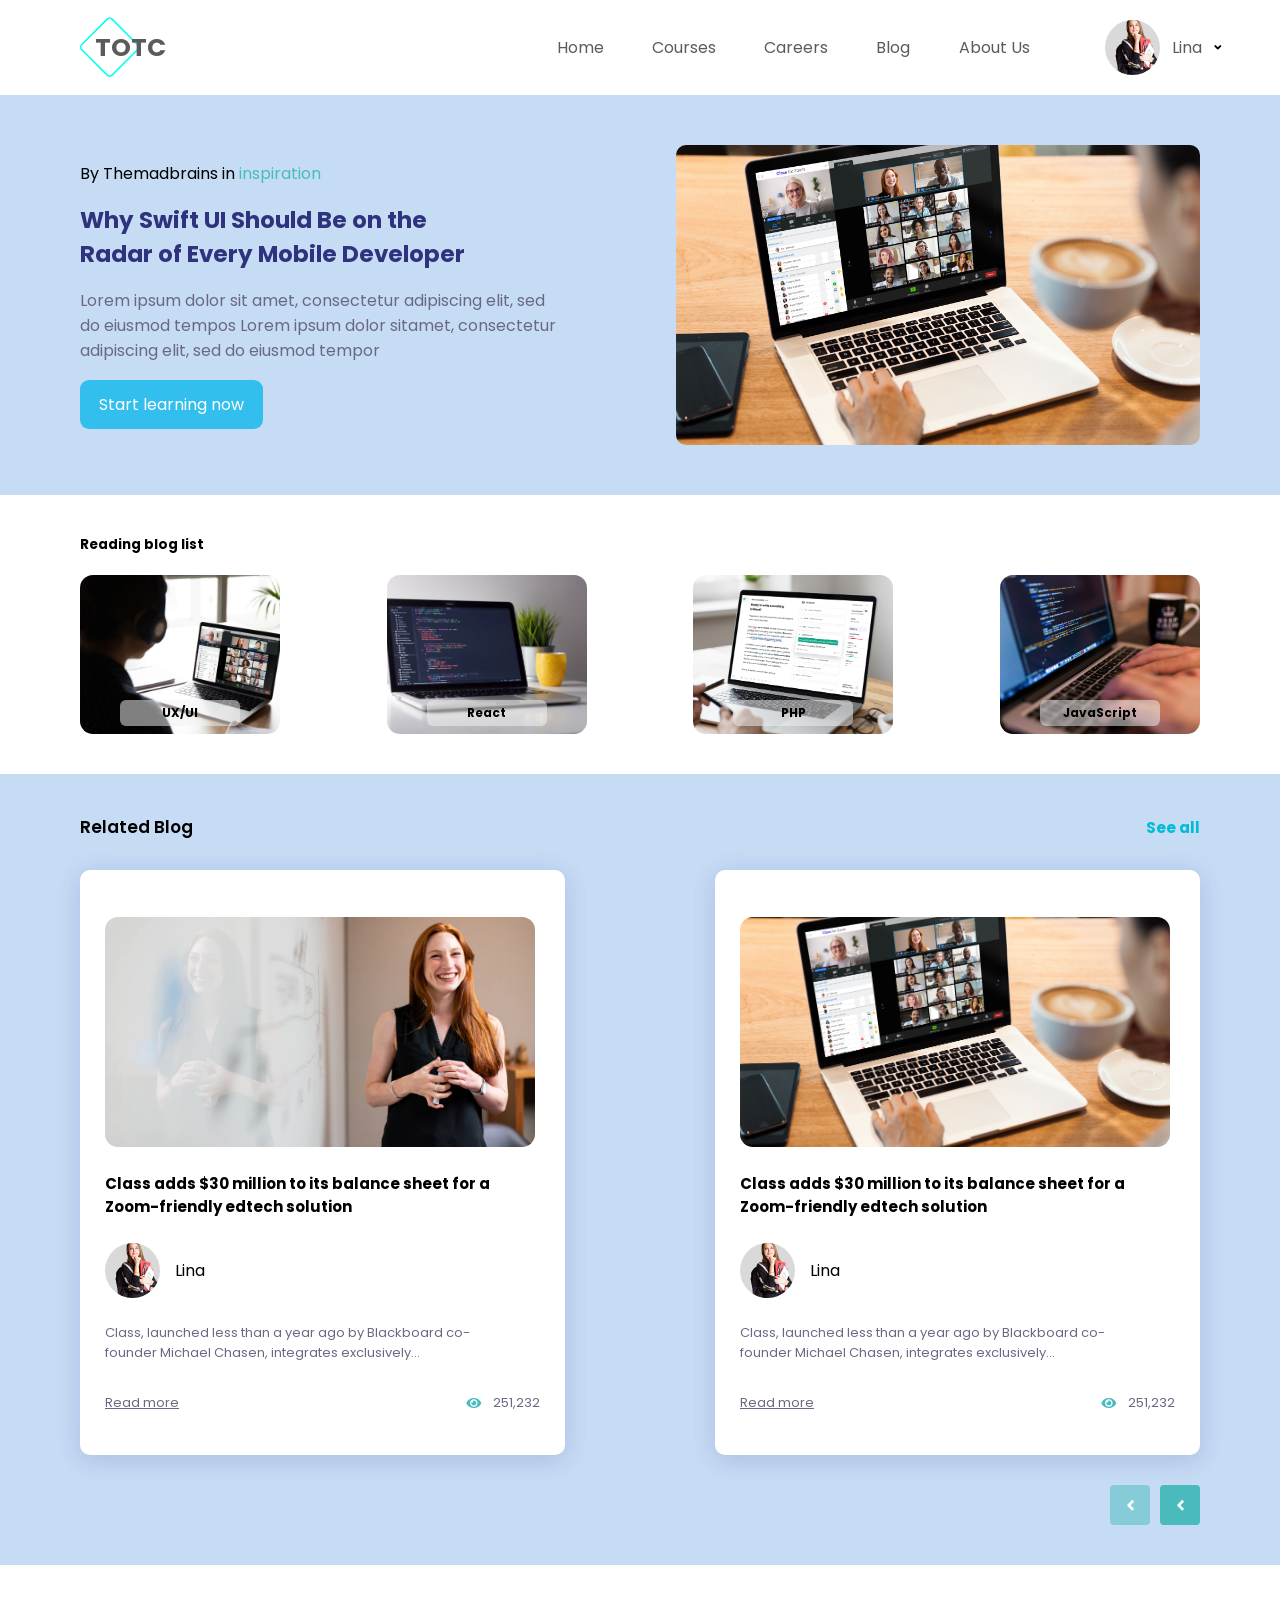
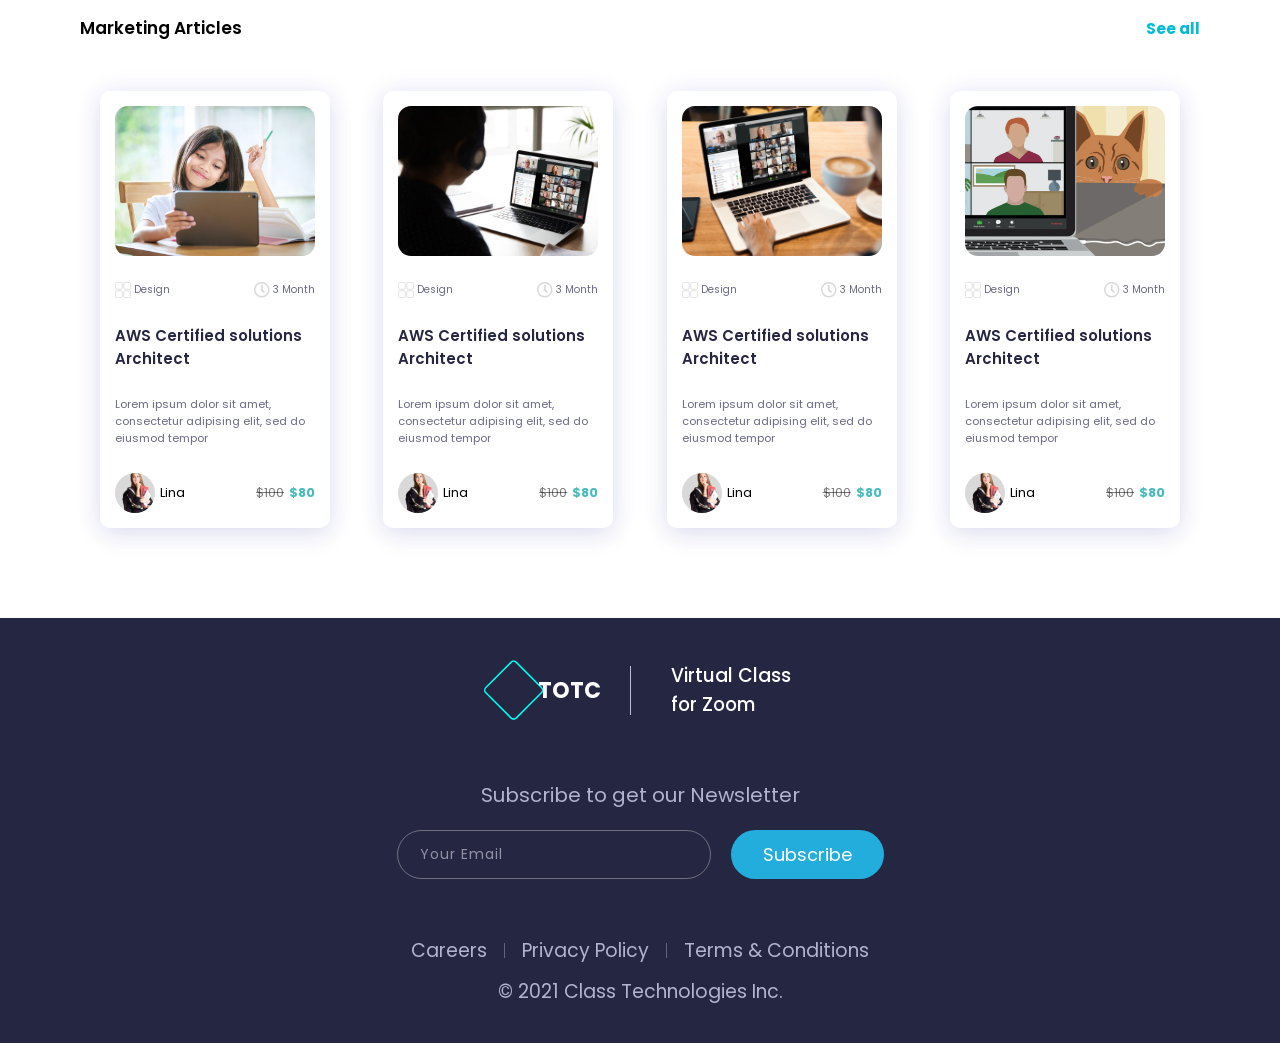
<file: blogPage.html>
<!DOCTYPE html>
<html lang="en">
<head>
    <meta charset="UTF-8">
    <meta name="viewport" content="width=device-width, initial-scale=1.0">
    <title>TOTC</title>
    <link rel="stylesheet" href="blogPage.css">
    <link href="https://fonts.googleapis.com/css2?family=Poppins:wght@400;500;600;700&display=swap" rel="stylesheet">
</head>
<body>
  <section class="hero-section">
    <div class="hero-navbar">
        <div class="hero-brand">
              <svg width="79" height="79" viewBox="0 0 79 79" fill="none" xmlns="http://www.w3.org/2000/svg">
<mask id="stroke0_14_444" fill="white">
<path d="M34.772 1.75741C37.1152 -0.585731 40.9141 -0.585734 43.2573 1.75741L76.272 34.7721C78.6152 37.1153 78.6152 40.9143 76.272 43.2574L43.2573 76.2721C40.9141 78.6153 37.1152 78.6153 34.772 76.2721L1.75729 43.2574C-0.585853 40.9143 -0.585856 37.1153 1.75729 34.7721L34.772 1.75741Z"/>
</mask>
<path d="M1.75729 43.2574L34.772 76.2721C37.1152 78.6153 40.9141 78.6153 43.2573 76.2721L76.272 43.2574C78.6152 40.9143 78.6151 37.1153 76.272 34.7721L43.2573 1.75741C40.9141 -0.585734 37.1151 -0.585731 34.772 1.75741L1.75729 34.7721C-0.585856 37.1153 -0.585853 40.9143 1.75729 43.2574Z" stroke-width="4" stroke="#00FFF0" mask="url(#stroke0_14_444)"/>
</svg>
  
<H3 class="hero-brand-name">TOTC</H3>

        </div>
        <div class="hero-navigation">
            <li>Home</li>
            <li>Courses</li>
            <li>Careers</li>          
            <li>Blog</li>
            <li>About Us</li>  
            <div class="hero-auth-actions">
               <div class="student-image ">
    <img src="images/2f32d3a9082c2e2832481561feec93a5e5c5e8d6 (3).png" alt="Student 4">
</div>
<p>Lina</p>
<svg width="8" height="5" viewBox="0 0 12 8" fill="none" xmlns="http://www.w3.org/2000/svg">
<path d="M5.13281 7.10156C5.44922 7.41797 5.97656 7.41797 6.29297 7.10156L11.0742 2.32031C11.4258 1.96875 11.4258 1.44141 11.0742 1.125L10.3008 0.316406C9.94922 0 9.42188 0 9.10547 0.316406L5.69531 3.72656L2.32031 0.316406C2.00391 0 1.47656 0 1.125 0.316406L0.351562 1.125C0 1.44141 0 1.96875 0.351562 2.32031L5.13281 7.10156Z" fill="black"/>
</svg>

            </div>
        </div>
    </div>
    </section>
    <div class="child1">
        <div class="x1">
            <p >By Themadbrains in <span>inspiration</span> </p>
            <h3 class="x2">Why Swift UI Should Be on the Radar of Every Mobile Developer</h3>
            <p class="x3">Lorem ipsum dolor sit amet, consectetur adipiscing elit,
                 sed do eiusmod tempos Lorem ipsum dolor sitamet,
                 consectetur adipiscing elit, sed do eiusmod tempor</p>
                 <button class="read-more">Start learning now</button>
        </div>
        <div class="x4">
            <img src="images/5abcf77024978c219bf2223fc9e32ec5fae8375f.png" alt="">
    </div>
    </div>
    <div class="child2">
        <h5>Reading blog list</h5>
          <div class="blog-images">

        <!-- الصورة الأولى -->
        <div class="blog-card">
            <img src="images/91503c25c25d4396ab15991e79418fb801fd5efa.png" alt="UX/UI">
            <span>UX/UI</span>
        </div>

        <!-- الصورة الثانية -->
        <div class="blog-card">
            <img src="images/bb0d7b1a8591dd82dafe412e45b061622b9bd06e.jpg" alt="React">
            <span>React</span>
        </div>

        <!-- الصورة الثالثة -->
        <div class="blog-card">
            <img src="images/006d5a45b6b658c01af8d2026594be7c377dff00.jpg" alt="PHP">
            <span>PHP</span>
        </div>

        <!-- الصورة الرابعة -->
        <div class="blog-card">
            <img src="images/cfcee702dc8f5a314cb899b39a07f00e376efef0.png" alt="JavaScript">
            <span>JavaScript</span>
        </div>

    </div>

    </div>
    <div class="child3">
        <div class="x6">
        <h5 class="x12">Related Blog </h5>
        <a class="x5" href="#">See all</a>
        </div>
        <div class="part1">
        <div class="x7">
        <div class="blog-images2">
        <!-- الصورة الأولى -->  
         <img src="images/e4c7276a25a9cc6960c67cafa4666142463a3cc6.png" alt="UX/UI">

    </div>
    <p class="x8">Class adds $30 million to its balance sheet for a Zoom-friendly edtech solution</p>
         <div class="image">
               <div class="student-image ">
    <img src="images/2f32d3a9082c2e2832481561feec93a5e5c5e8d6 (3).png" alt="Student 4">
</div>
<p>Lina</p>
            </div>
            <p class="x9">Class, launched less than a year ago by Blackboard co-founder Michael Chasen,
                 integrates exclusively...
                </p>
                <div class="x10">
                    <a href="#" class="x11">Read more</a>
                    <div class="line"><svg width="18" height="10" viewBox="0 0 23 15" fill="none" xmlns="http://www.w3.org/2000/svg">
<path d="M22.3438 6.95312C20.2344 2.8125 16.0156 0 11.25 0C6.44531 0 2.22656 2.8125 0.117188 6.95312C0.0390625 7.10938 0 7.30469 0 7.5C0 7.73438 0.0390625 7.92969 0.117188 8.08594C2.22656 12.2266 6.44531 15 11.25 15C16.0156 15 20.2344 12.2266 22.3438 8.08594C22.4219 7.92969 22.4609 7.73438 22.4609 7.53906C22.4609 7.30469 22.4219 7.10938 22.3438 6.95312ZM11.25 13.125C8.125 13.125 5.625 10.625 5.625 7.5C5.625 4.41406 8.125 1.875 11.25 1.875C14.3359 1.875 16.875 4.41406 16.875 7.5V7.53906C16.875 10.625 14.3359 13.1641 11.25 13.1641V13.125ZM11.25 3.75C10.8984 3.78906 10.5469 3.82812 10.2344 3.90625C10.4688 4.21875 10.5859 4.60938 10.5859 5.03906C10.5859 6.05469 9.76562 6.875 8.75 6.875C8.32031 6.875 7.92969 6.75781 7.61719 6.52344C7.53906 6.83594 7.5 7.1875 7.5 7.5C7.5 9.57031 9.17969 11.25 11.25 11.25C13.3203 11.25 15 9.57031 15 7.5C15 5.42969 13.3203 3.78906 11.25 3.78906V3.75Z" fill="#49BBBD"/>
</svg>
<p  class="x11">251,232</p>

</div>
                </div>
    </div>
 <div class="x7">
        <div class="blog-images2">
        <!-- الصورة الأولى -->  
         <img src="images/5abcf77024978c219bf2223fc9e32ec5fae8375f.png" alt="UX/UI">

    </div>
    <p class="x8">Class adds $30 million to its balance sheet for a Zoom-friendly edtech solution</p>
         <div class="image">
               <div class="student-image ">
    <img src="images/2f32d3a9082c2e2832481561feec93a5e5c5e8d6 (3).png" alt="Student 4">
</div>
<p>Lina</p>
            </div>
            <p class="x9">Class, launched less than a year ago by Blackboard co-founder Michael Chasen,
                 integrates exclusively...
                </p>
                <div class="x10">
                    <a href="#" class="x11">Read more</a>
                    <div class="line"><svg width="18" height="10" viewBox="0 0 23 15" fill="none" xmlns="http://www.w3.org/2000/svg">
<path d="M22.3438 6.95312C20.2344 2.8125 16.0156 0 11.25 0C6.44531 0 2.22656 2.8125 0.117188 6.95312C0.0390625 7.10938 0 7.30469 0 7.5C0 7.73438 0.0390625 7.92969 0.117188 8.08594C2.22656 12.2266 6.44531 15 11.25 15C16.0156 15 20.2344 12.2266 22.3438 8.08594C22.4219 7.92969 22.4609 7.73438 22.4609 7.53906C22.4609 7.30469 22.4219 7.10938 22.3438 6.95312ZM11.25 13.125C8.125 13.125 5.625 10.625 5.625 7.5C5.625 4.41406 8.125 1.875 11.25 1.875C14.3359 1.875 16.875 4.41406 16.875 7.5V7.53906C16.875 10.625 14.3359 13.1641 11.25 13.1641V13.125ZM11.25 3.75C10.8984 3.78906 10.5469 3.82812 10.2344 3.90625C10.4688 4.21875 10.5859 4.60938 10.5859 5.03906C10.5859 6.05469 9.76562 6.875 8.75 6.875C8.32031 6.875 7.92969 6.75781 7.61719 6.52344C7.53906 6.83594 7.5 7.1875 7.5 7.5C7.5 9.57031 9.17969 11.25 11.25 11.25C13.3203 11.25 15 9.57031 15 7.5C15 5.42969 13.3203 3.78906 11.25 3.78906V3.75Z" fill="#49BBBD"/>
</svg>
<p  class="x11">251,232</p>

</div>
                </div>
    </div>

    </div>
    <div class="x13">
        <div class="x14">
            <svg width="7" height="11" viewBox="0 0 10 16" fill="none" xmlns="http://www.w3.org/2000/svg">
<path d="M0.421875 6.79688C0 7.26562 0 7.96875 0.421875 8.39062L6.79688 14.7656C7.26562 15.2344 7.96875 15.2344 8.39062 14.7656L9.46875 13.7344C9.89062 13.2656 9.89062 12.5625 9.46875 12.1406L4.92188 7.59375L9.46875 3.09375C9.89062 2.67188 9.89062 1.92188 9.46875 1.5L8.39062 0.421875C7.96875 0 7.26562 0 6.79688 0.421875L0.421875 6.79688Z" fill="white"/>
</svg>

        </div>
        <div class="x15">
            <svg width="7" height="11" viewBox="0 0 10 16" fill="none" xmlns="http://www.w3.org/2000/svg">
<path d="M0.421875 6.79688C0 7.26562 0 7.96875 0.421875 8.39062L6.79688 14.7656C7.26562 15.2344 7.96875 15.2344 8.39062 14.7656L9.46875 13.7344C9.89062 13.2656 9.89062 12.5625 9.46875 12.1406L4.92188 7.59375L9.46875 3.09375C9.89062 2.67188 9.89062 1.92188 9.46875 1.5L8.39062 0.421875C7.96875 0 7.26562 0 6.79688 0.421875L0.421875 6.79688Z" fill="white"/>
</svg>

        </div>
        
    </div>
    </div>
     <div class="x16 x6">
        <h5 class="x12">Marketing Articles</h5>
        <a class="x5" href="#">See all</a>
        </div>
        <div class="part2">
            <div class="x17">
                <div class="x18">
                    <img src="images/59e91cde877aacb096082025aaa7528e15f2789e.png" alt="">
                </div>
                <div class="x19">
                    <div class="x20">
                        <svg width="16" height="16" viewBox="0 0 21 21" fill="none" xmlns="http://www.w3.org/2000/svg">
<path d="M2 0.5H8C8.82843 0.5 9.5 1.17157 9.5 2V8C9.5 8.82843 8.82843 9.5 8 9.5H2C1.17157 9.5 0.5 8.82843 0.5 8V2C0.5 1.17157 1.17157 0.5 2 0.5Z" stroke="#D9D9D9"/>
<path d="M2 11.5H8C8.82843 11.5 9.5 12.1716 9.5 13V19C9.5 19.8284 8.82843 20.5 8 20.5H2C1.17157 20.5 0.5 19.8284 0.5 19V13C0.5 12.1716 1.17157 11.5 2 11.5Z" stroke="#D9D9D9"/>
<path d="M13 11.5H19C19.8284 11.5 20.5 12.1716 20.5 13V19C20.5 19.8284 19.8284 20.5 19 20.5H13C12.1716 20.5 11.5 19.8284 11.5 19V13C11.5 12.1716 12.1716 11.5 13 11.5Z" stroke="#D9D9D9"/>
<path d="M13 0.5H19C19.8284 0.5 20.5 1.17157 20.5 2V8C20.5 8.82843 19.8284 9.5 19 9.5H13C12.1716 9.5 11.5 8.82843 11.5 8V2C11.5 1.17157 12.1716 0.5 13 0.5Z" stroke="#D9D9D9"/>
</svg>


                        <p class="x24">Design</p>
                    </div>
                    <div class="x20">
                            <svg width="16" height="16" viewBox="0 0 24 24" fill="none" xmlns="http://www.w3.org/2000/svg">
                            <path d="M11.625 0C5.20312 0 0 5.20312 0 11.625C0 18.0469 5.20312 23.25 11.625 23.25C18.0469 23.25 23.25 18.0469 23.25 11.625C23.25 5.20312 18.0469 0 11.625 0ZM11.625 21C6.42188 21 2.25 16.8281 2.25 11.625C2.25 6.46875 6.42188 2.25 11.625 2.25C16.7812 2.25 21 6.46875 21 11.625C21 16.8281 16.7812 21 11.625 21ZM14.4844 16.125C14.7656 16.3125 15.0938 16.2656 15.2812 15.9844L16.1719 14.8125C16.3594 14.5312 16.3125 14.2031 16.0312 14.0156L12.9375 11.7188V5.0625C12.9375 4.78125 12.6562 4.5 12.375 4.5H10.875C10.5469 4.5 10.3125 4.78125 10.3125 5.0625V12.7969C10.3125 12.9375 10.3594 13.125 10.5 13.2188L14.4844 16.125Z" fill="#D9D9D9"/>
                                </svg>
                            <p class="x24">3 Month</p>

                    </div>
                </div>

        
        <h3 class="x22">AWS Certified solutions Architect</h3>
        <p class="x23">Lorem ipsum dolor sit amet, consectetur adipising elit, sed do eiusmod tempor</p>
        <div class="x21">
              <div class="im">
               <div class="ima">
    <img src="images/2f32d3a9082c2e2832481561feec93a5e5c5e8d6 (3).png" alt="Student 4">
</div>
<p class="x27">Lina</p>
            </div>
            <div class="im">

                <del class="x25">$100</del> <b class="x26">$80</b>
            </div>
        </div>
        </div>
         <div class="x17">
                <div class="x18">
                    <img src="images/91503c25c25d4396ab15991e79418fb801fd5efa.png" alt="">
                </div>
                <div class="x19">
                    <div class="x20">
                        <svg width="16" height="16" viewBox="0 0 21 21" fill="none" xmlns="http://www.w3.org/2000/svg">
<path d="M2 0.5H8C8.82843 0.5 9.5 1.17157 9.5 2V8C9.5 8.82843 8.82843 9.5 8 9.5H2C1.17157 9.5 0.5 8.82843 0.5 8V2C0.5 1.17157 1.17157 0.5 2 0.5Z" stroke="#D9D9D9"/>
<path d="M2 11.5H8C8.82843 11.5 9.5 12.1716 9.5 13V19C9.5 19.8284 8.82843 20.5 8 20.5H2C1.17157 20.5 0.5 19.8284 0.5 19V13C0.5 12.1716 1.17157 11.5 2 11.5Z" stroke="#D9D9D9"/>
<path d="M13 11.5H19C19.8284 11.5 20.5 12.1716 20.5 13V19C20.5 19.8284 19.8284 20.5 19 20.5H13C12.1716 20.5 11.5 19.8284 11.5 19V13C11.5 12.1716 12.1716 11.5 13 11.5Z" stroke="#D9D9D9"/>
<path d="M13 0.5H19C19.8284 0.5 20.5 1.17157 20.5 2V8C20.5 8.82843 19.8284 9.5 19 9.5H13C12.1716 9.5 11.5 8.82843 11.5 8V2C11.5 1.17157 12.1716 0.5 13 0.5Z" stroke="#D9D9D9"/>
</svg>


                        <p class="x24">Design</p>
                    </div>
                    <div class="x20">
                            <svg width="16" height="16" viewBox="0 0 24 24" fill="none" xmlns="http://www.w3.org/2000/svg">
                            <path d="M11.625 0C5.20312 0 0 5.20312 0 11.625C0 18.0469 5.20312 23.25 11.625 23.25C18.0469 23.25 23.25 18.0469 23.25 11.625C23.25 5.20312 18.0469 0 11.625 0ZM11.625 21C6.42188 21 2.25 16.8281 2.25 11.625C2.25 6.46875 6.42188 2.25 11.625 2.25C16.7812 2.25 21 6.46875 21 11.625C21 16.8281 16.7812 21 11.625 21ZM14.4844 16.125C14.7656 16.3125 15.0938 16.2656 15.2812 15.9844L16.1719 14.8125C16.3594 14.5312 16.3125 14.2031 16.0312 14.0156L12.9375 11.7188V5.0625C12.9375 4.78125 12.6562 4.5 12.375 4.5H10.875C10.5469 4.5 10.3125 4.78125 10.3125 5.0625V12.7969C10.3125 12.9375 10.3594 13.125 10.5 13.2188L14.4844 16.125Z" fill="#D9D9D9"/>
                                </svg>
                            <p class="x24">3 Month</p>

                    </div>
                </div>

        
        <h3 class="x22">AWS Certified solutions Architect</h3>
        <p class="x23">Lorem ipsum dolor sit amet, consectetur adipising elit, sed do eiusmod tempor</p>
        <div class="x21">
              <div class="im">
               <div class="ima">
    <img src="images/2f32d3a9082c2e2832481561feec93a5e5c5e8d6 (3).png" alt="Student 4">
</div>
<p class="x27">Lina</p>
            </div>
            <div class="im">

                <del class="x25">$100</del> <b class="x26">$80</b>
            </div>
        </div>
        </div>
         <div class="x17">
                <div class="x18">
                    <img src="images/5abcf77024978c219bf2223fc9e32ec5fae8375f.png" alt="">
                </div>
                <div class="x19">
                    <div class="x20">
                        <svg width="16" height="16" viewBox="0 0 21 21" fill="none" xmlns="http://www.w3.org/2000/svg">
<path d="M2 0.5H8C8.82843 0.5 9.5 1.17157 9.5 2V8C9.5 8.82843 8.82843 9.5 8 9.5H2C1.17157 9.5 0.5 8.82843 0.5 8V2C0.5 1.17157 1.17157 0.5 2 0.5Z" stroke="#D9D9D9"/>
<path d="M2 11.5H8C8.82843 11.5 9.5 12.1716 9.5 13V19C9.5 19.8284 8.82843 20.5 8 20.5H2C1.17157 20.5 0.5 19.8284 0.5 19V13C0.5 12.1716 1.17157 11.5 2 11.5Z" stroke="#D9D9D9"/>
<path d="M13 11.5H19C19.8284 11.5 20.5 12.1716 20.5 13V19C20.5 19.8284 19.8284 20.5 19 20.5H13C12.1716 20.5 11.5 19.8284 11.5 19V13C11.5 12.1716 12.1716 11.5 13 11.5Z" stroke="#D9D9D9"/>
<path d="M13 0.5H19C19.8284 0.5 20.5 1.17157 20.5 2V8C20.5 8.82843 19.8284 9.5 19 9.5H13C12.1716 9.5 11.5 8.82843 11.5 8V2C11.5 1.17157 12.1716 0.5 13 0.5Z" stroke="#D9D9D9"/>
</svg>


                        <p class="x24">Design</p>
                    </div>
                    <div class="x20">
                            <svg width="16" height="16" viewBox="0 0 24 24" fill="none" xmlns="http://www.w3.org/2000/svg">
                            <path d="M11.625 0C5.20312 0 0 5.20312 0 11.625C0 18.0469 5.20312 23.25 11.625 23.25C18.0469 23.25 23.25 18.0469 23.25 11.625C23.25 5.20312 18.0469 0 11.625 0ZM11.625 21C6.42188 21 2.25 16.8281 2.25 11.625C2.25 6.46875 6.42188 2.25 11.625 2.25C16.7812 2.25 21 6.46875 21 11.625C21 16.8281 16.7812 21 11.625 21ZM14.4844 16.125C14.7656 16.3125 15.0938 16.2656 15.2812 15.9844L16.1719 14.8125C16.3594 14.5312 16.3125 14.2031 16.0312 14.0156L12.9375 11.7188V5.0625C12.9375 4.78125 12.6562 4.5 12.375 4.5H10.875C10.5469 4.5 10.3125 4.78125 10.3125 5.0625V12.7969C10.3125 12.9375 10.3594 13.125 10.5 13.2188L14.4844 16.125Z" fill="#D9D9D9"/>
                                </svg>
                            <p class="x24">3 Month</p>

                    </div>
                </div>

        
        <h3 class="x22">AWS Certified solutions Architect</h3>
        <p class="x23">Lorem ipsum dolor sit amet, consectetur adipising elit, sed do eiusmod tempor</p>
        <div class="x21">
              <div class="im">
               <div class="ima">
    <img src="images/2f32d3a9082c2e2832481561feec93a5e5c5e8d6 (3).png" alt="Student 4">
</div>
<p class="x27">Lina</p>
            </div>
            <div class="im">

                <del class="x25">$100</del> <b class="x26">$80</b>
            </div>
        </div>
        </div>
         <div class="x17">
                <div class="x18">
                    <img src="images/a6a75cf5ca47b6a4fceb75f355da0105034713c7.png" alt="">
                </div>
                <div class="x19">
                    <div class="x20">
                        <svg width="16" height="16" viewBox="0 0 21 21" fill="none" xmlns="http://www.w3.org/2000/svg">
<path d="M2 0.5H8C8.82843 0.5 9.5 1.17157 9.5 2V8C9.5 8.82843 8.82843 9.5 8 9.5H2C1.17157 9.5 0.5 8.82843 0.5 8V2C0.5 1.17157 1.17157 0.5 2 0.5Z" stroke="#D9D9D9"/>
<path d="M2 11.5H8C8.82843 11.5 9.5 12.1716 9.5 13V19C9.5 19.8284 8.82843 20.5 8 20.5H2C1.17157 20.5 0.5 19.8284 0.5 19V13C0.5 12.1716 1.17157 11.5 2 11.5Z" stroke="#D9D9D9"/>
<path d="M13 11.5H19C19.8284 11.5 20.5 12.1716 20.5 13V19C20.5 19.8284 19.8284 20.5 19 20.5H13C12.1716 20.5 11.5 19.8284 11.5 19V13C11.5 12.1716 12.1716 11.5 13 11.5Z" stroke="#D9D9D9"/>
<path d="M13 0.5H19C19.8284 0.5 20.5 1.17157 20.5 2V8C20.5 8.82843 19.8284 9.5 19 9.5H13C12.1716 9.5 11.5 8.82843 11.5 8V2C11.5 1.17157 12.1716 0.5 13 0.5Z" stroke="#D9D9D9"/>
</svg>


                        <p class="x24">Design</p>
                    </div>
                    <div class="x20">
                            <svg width="16" height="16" viewBox="0 0 24 24" fill="none" xmlns="http://www.w3.org/2000/svg">
                            <path d="M11.625 0C5.20312 0 0 5.20312 0 11.625C0 18.0469 5.20312 23.25 11.625 23.25C18.0469 23.25 23.25 18.0469 23.25 11.625C23.25 5.20312 18.0469 0 11.625 0ZM11.625 21C6.42188 21 2.25 16.8281 2.25 11.625C2.25 6.46875 6.42188 2.25 11.625 2.25C16.7812 2.25 21 6.46875 21 11.625C21 16.8281 16.7812 21 11.625 21ZM14.4844 16.125C14.7656 16.3125 15.0938 16.2656 15.2812 15.9844L16.1719 14.8125C16.3594 14.5312 16.3125 14.2031 16.0312 14.0156L12.9375 11.7188V5.0625C12.9375 4.78125 12.6562 4.5 12.375 4.5H10.875C10.5469 4.5 10.3125 4.78125 10.3125 5.0625V12.7969C10.3125 12.9375 10.3594 13.125 10.5 13.2188L14.4844 16.125Z" fill="#D9D9D9"/>
                                </svg>
                            <p class="x24">3 Month</p>

                    </div>
                </div>

        
        <h3 class="x22">AWS Certified solutions Architect</h3>
        <p class="x23">Lorem ipsum dolor sit amet, consectetur adipising elit, sed do eiusmod tempor</p>
        <div class="x21">
              <div class="im">
               <div class="ima">
    <img src="images/2f32d3a9082c2e2832481561feec93a5e5c5e8d6 (3).png" alt="Student 4">
</div>
<p class="x27">Lina</p>
            </div>
            <div class="im">

                <del class="x25">$100</del> <b class="x26">$80</b>
            </div>
        </div>
        </div>
        </div>
<div class="child9">
    <div class="x99">
        
         <div class="hero-brand">
              <svg width="79" height="79" viewBox="0 0 79 79" fill="none" xmlns="http://www.w3.org/2000/svg">
<mask id="stroke0_14_444" fill="white">
<path d="M34.772 1.75741C37.1152 -0.585731 40.9141 -0.585734 43.2573 1.75741L76.272 34.7721C78.6152 37.1153 78.6152 40.9143 76.272 43.2574L43.2573 76.2721C40.9141 78.6153 37.1152 78.6153 34.772 76.2721L1.75729 43.2574C-0.585853 40.9143 -0.585856 37.1153 1.75729 34.7721L34.772 1.75741Z"/>
</mask>
<path d="M1.75729 43.2574L34.772 76.2721C37.1152 78.6153 40.9141 78.6153 43.2573 76.2721L76.272 43.2574C78.6152 40.9143 78.6151 37.1153 76.272 34.7721L43.2573 1.75741C40.9141 -0.585734 37.1151 -0.585731 34.772 1.75741L1.75729 34.7721C-0.585856 37.1153 -0.585853 40.9143 1.75729 43.2574Z" stroke-width="4" stroke="#00FFF0" mask="url(#stroke0_14_444)"/>
</svg>
  
<H3 class="hero-brand-nam">TOTC</H3>

        </div>
        <div class="yy-line"></div>
        <h3 class="x100">Virtual Class for Zoom </h3>
    </div>
    <div class="x101">
    <h6 class="x104">Subscribe to get our Newsletter </h6>
    <div class="x102">
        <input type="email" class="email-input" placeholder="Your Email">
        <button class="subscribe-button">Subscribe</button>
    </div>
    </div>

    <div class="x105">
        <p class="x103">Careers</p>
         <div class="yyy-line"></div>
          <p class="x103">Privacy Policy</p>
         <div class="yyy-line"></div>

        <p class="x103">Terms & Conditions</p>
            
    </div>
    <p class="x103 x107">© 2021 Class Technologies Inc. </p>



</div>        
</body>
</html>
</file>
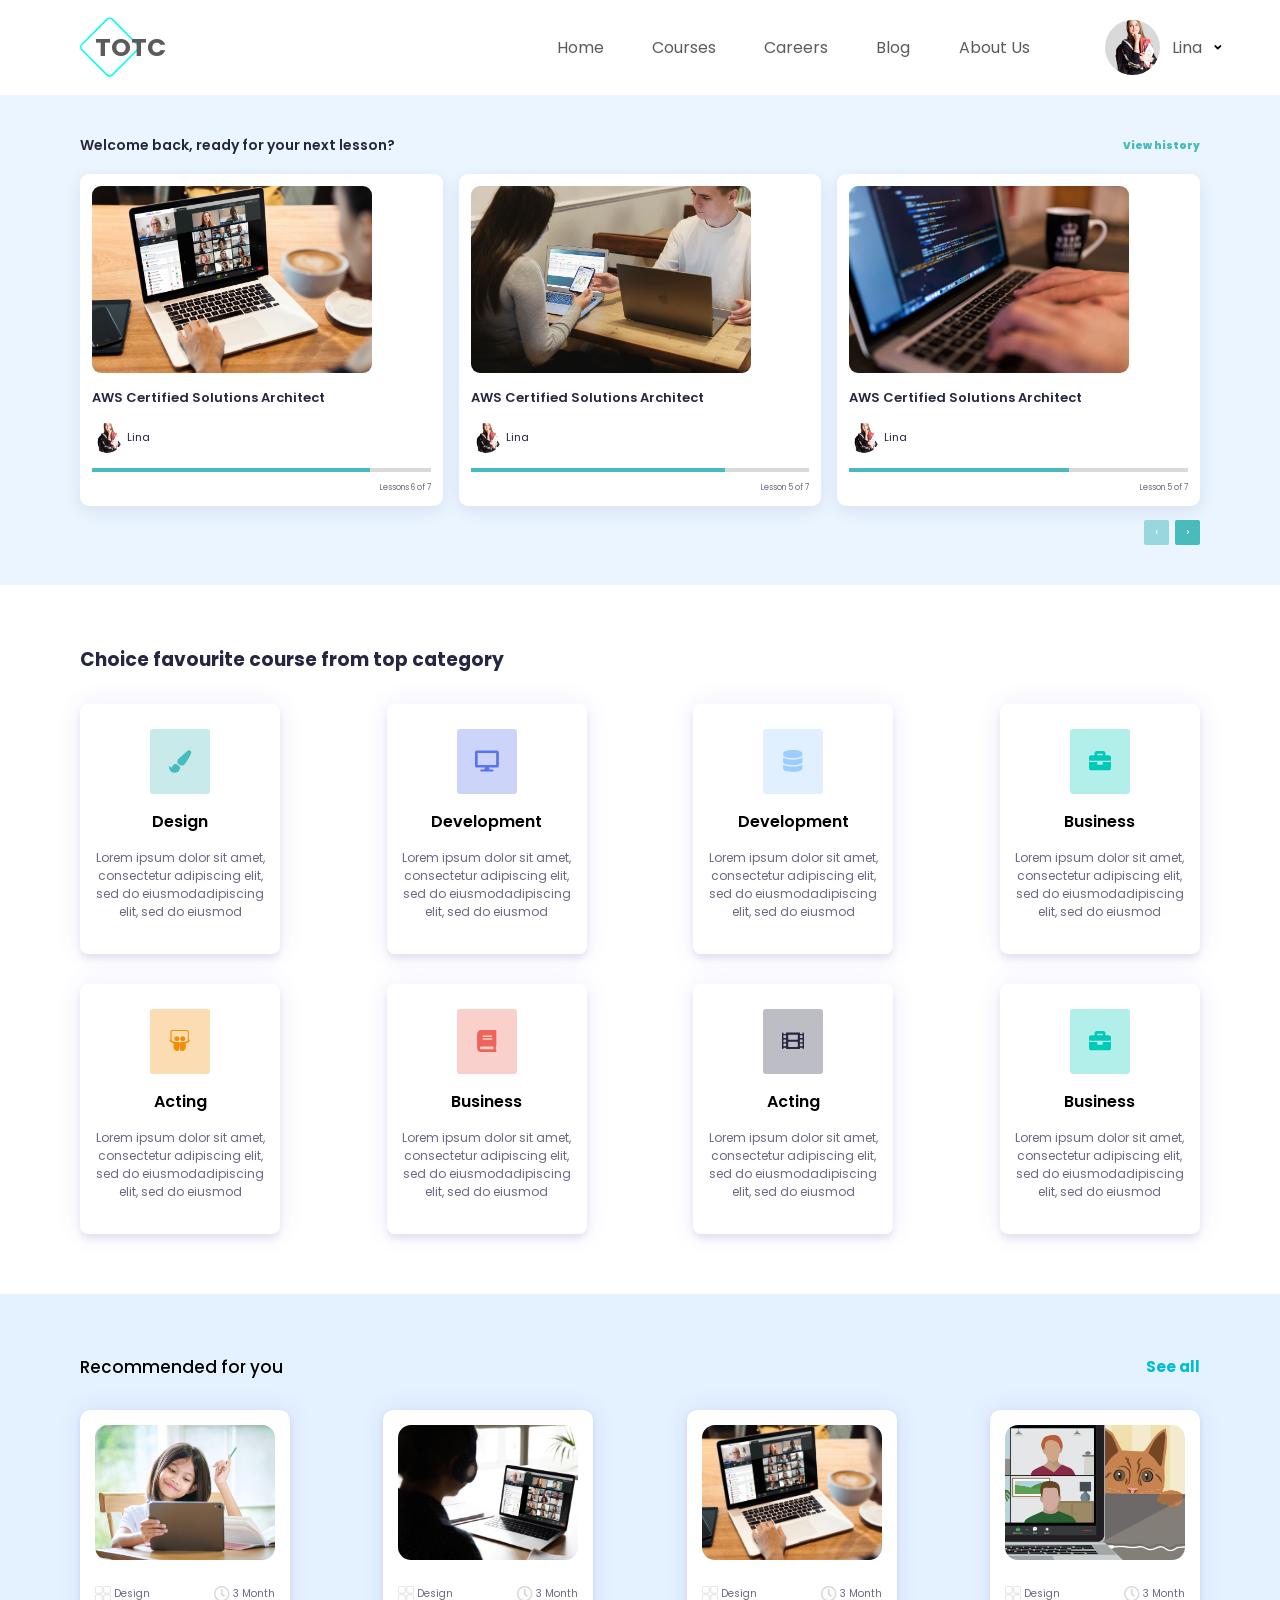
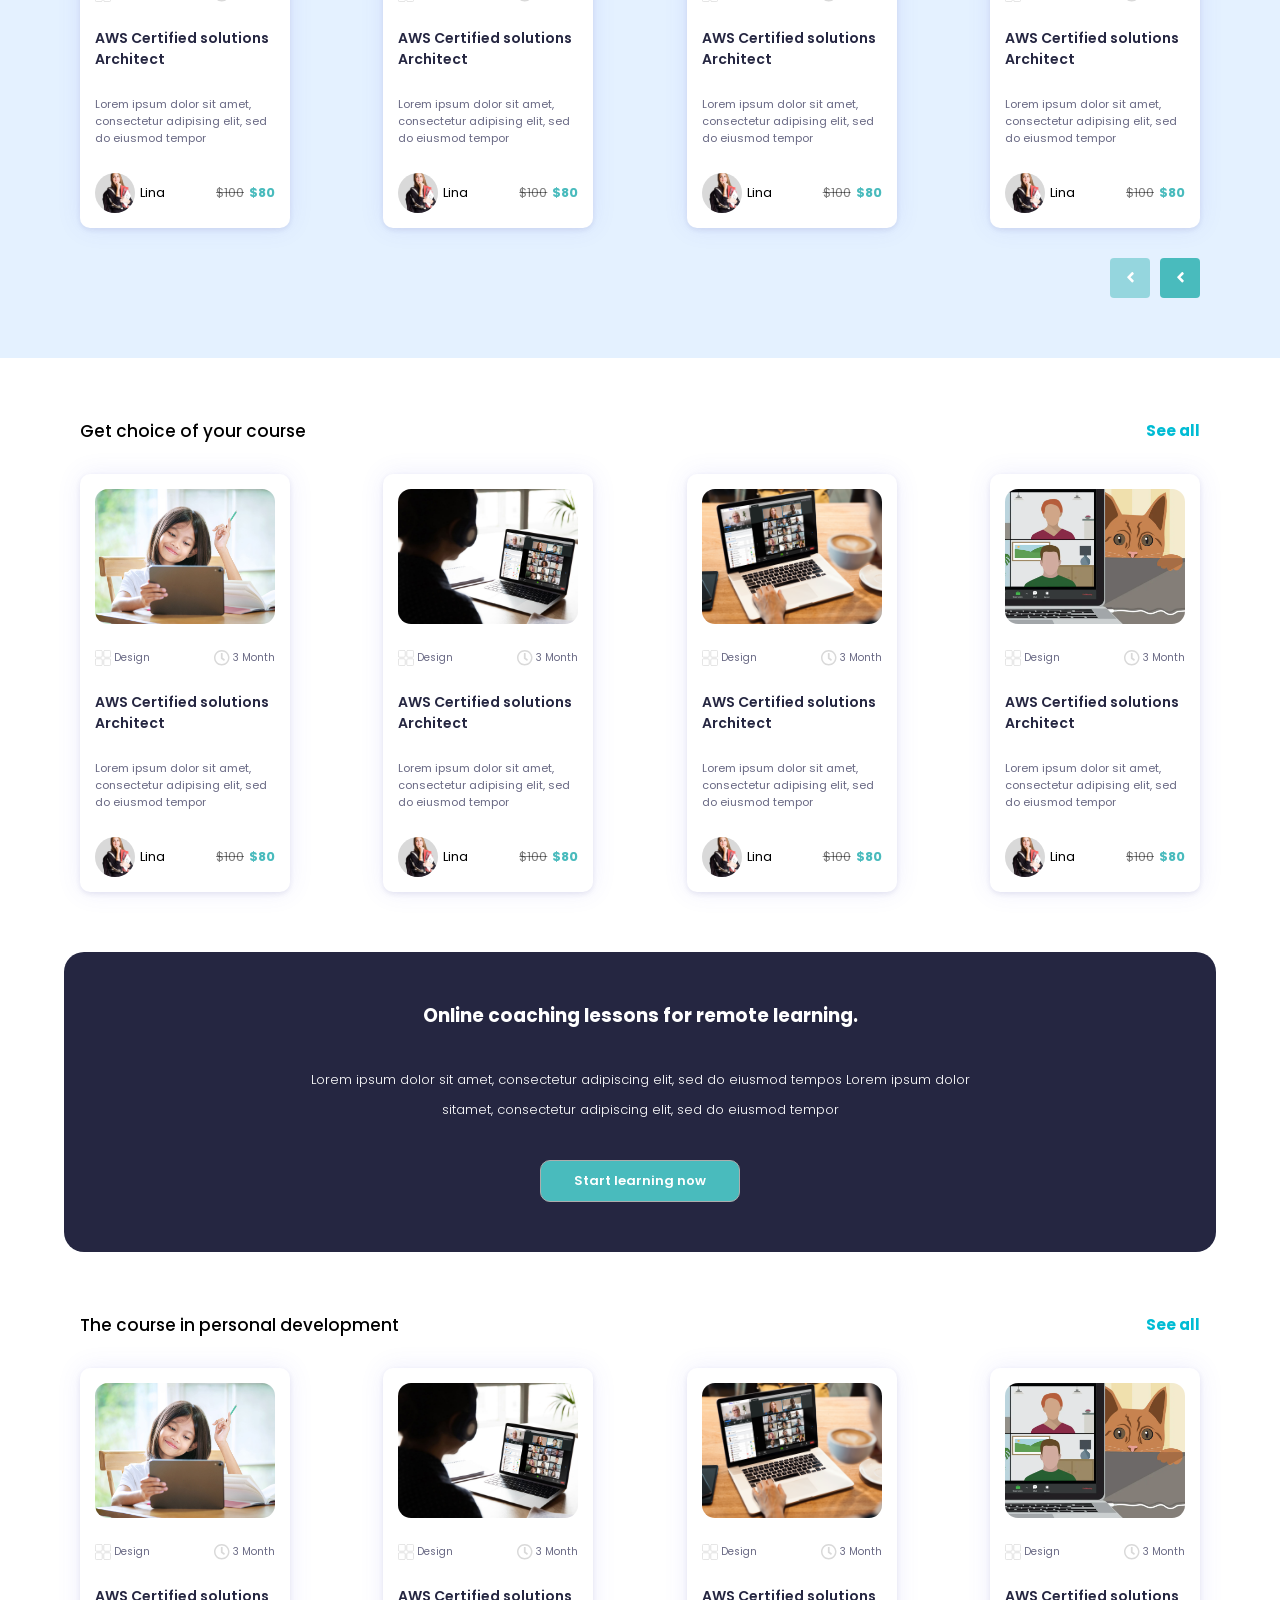
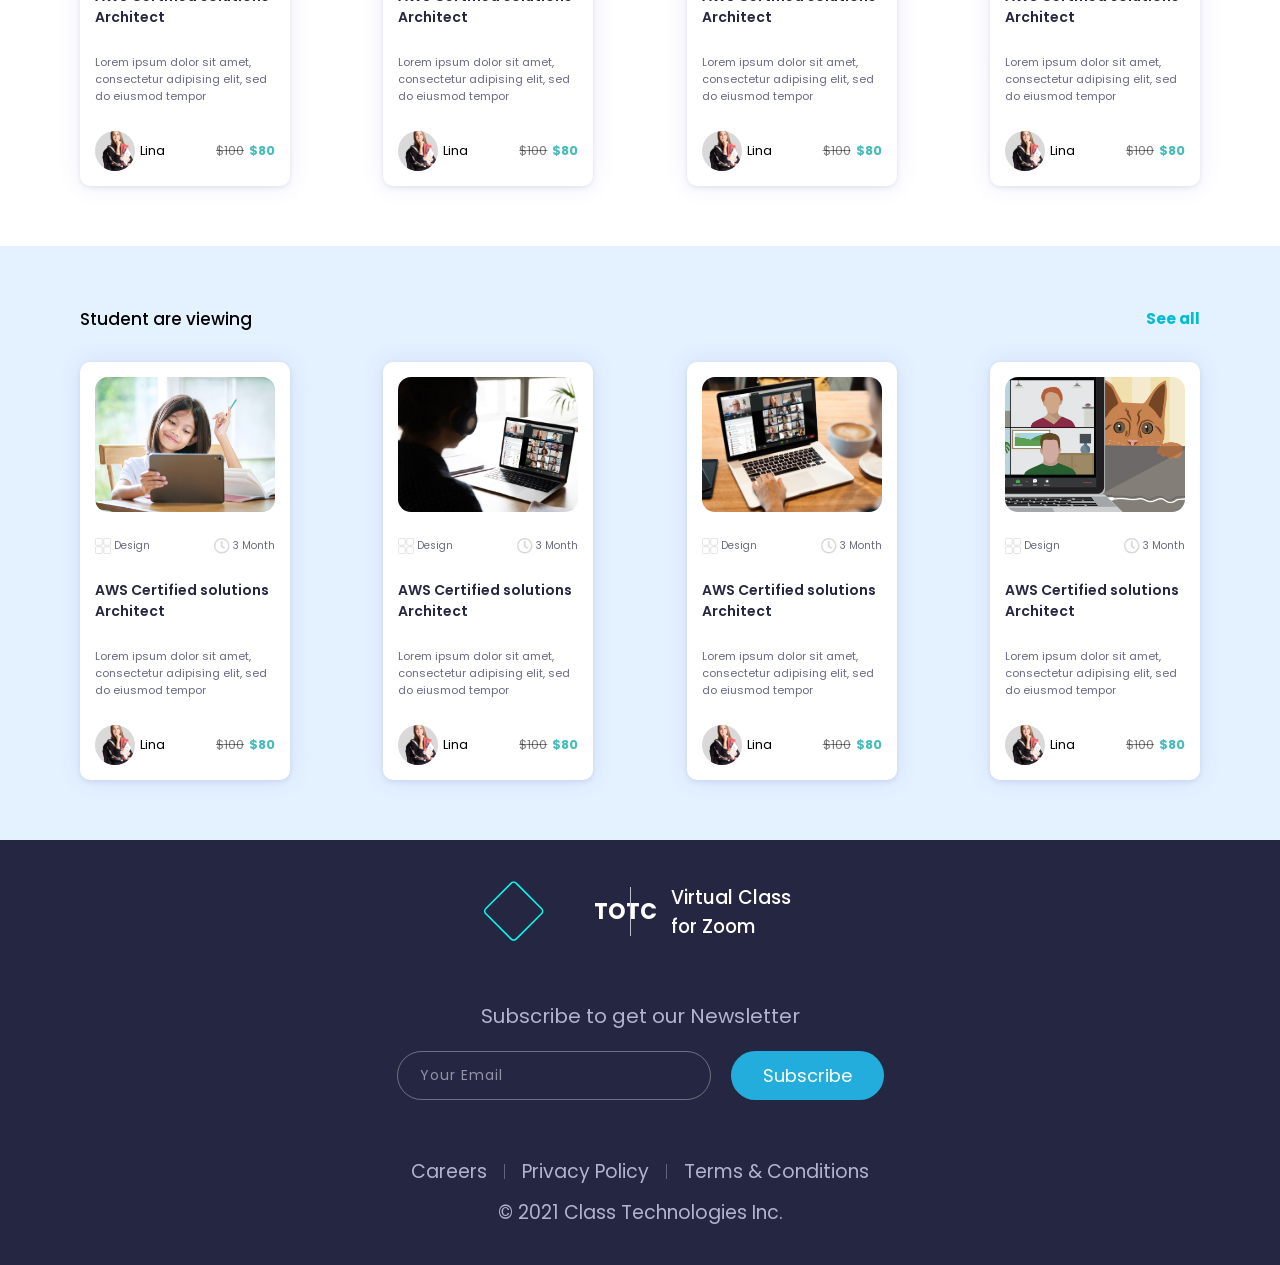
<file: course.html>
<!DOCTYPE html>
<html lang="en">
<head>
    <meta charset="UTF-8">
    <meta name="viewport" content="width=device-width, initial-scale=1.0">
    <title>course</title>
    <link rel="stylesheet" href="course.css">
    <link href="https://fonts.googleapis.com/css2?family=Poppins:wght@400;500;600;700&display=swap" rel="stylesheet">
</head>
<body>
  <section class="hero-section">
    <div class="hero-navbar">
        <div class="hero-brand">
              <svg width="79" height="79" viewBox="0 0 79 79" fill="none" xmlns="http://www.w3.org/2000/svg">
<mask id="stroke0_14_444" fill="white">
<path d="M34.772 1.75741C37.1152 -0.585731 40.9141 -0.585734 43.2573 1.75741L76.272 34.7721C78.6152 37.1153 78.6152 40.9143 76.272 43.2574L43.2573 76.2721C40.9141 78.6153 37.1152 78.6153 34.772 76.2721L1.75729 43.2574C-0.585853 40.9143 -0.585856 37.1153 1.75729 34.7721L34.772 1.75741Z"/>
</mask>
<path d="M1.75729 43.2574L34.772 76.2721C37.1152 78.6153 40.9141 78.6153 43.2573 76.2721L76.272 43.2574C78.6152 40.9143 78.6151 37.1153 76.272 34.7721L43.2573 1.75741C40.9141 -0.585734 37.1151 -0.585731 34.772 1.75741L1.75729 34.7721C-0.585856 37.1153 -0.585853 40.9143 1.75729 43.2574Z" stroke-width="4" stroke="#00FFF0" mask="url(#stroke0_14_444)"/>
</svg>
  
<H3 class="hero-brand-name">TOTC</H3>

        </div>
        <div class="hero-navigation">
            <li>Home</li>
            <li>Courses</li>
            <li>Careers</li>          
            <li>Blog</li>
            <li>About Us</li>  
            <div class="hero-auth-actions">
               <div class="student-image ">
    <img src="images/2f32d3a9082c2e2832481561feec93a5e5c5e8d6 (3).png" alt="Student 4">
</div>
<p>Lina</p>
<svg width="8" height="5" viewBox="0 0 12 8" fill="none" xmlns="http://www.w3.org/2000/svg">
<path d="M5.13281 7.10156C5.44922 7.41797 5.97656 7.41797 6.29297 7.10156L11.0742 2.32031C11.4258 1.96875 11.4258 1.44141 11.0742 1.125L10.3008 0.316406C9.94922 0 9.42188 0 9.10547 0.316406L5.69531 3.72656L2.32031 0.316406C2.00391 0 1.47656 0 1.125 0.316406L0.351562 1.125C0 1.44141 0 1.96875 0.351562 2.32031L5.13281 7.10156Z" fill="black"/>
</svg>

            </div>
        </div>
    </div>
    </section>
    
<div class="lessons-section">

    <!-- Section Header -->
    <div class="lessons-header">
        <h2>Welcome back, ready for your next lesson?</h2>
        <a href="#" class="view-history">View history</a>
    </div>

    <!-- Lessons Cards -->
    <div class="lessons-container">

        <!-- Card 1 -->
        <div class="lesson-card">

            <img src="images/5abcf77024978c219bf2223fc9e32ec5fae8375f.png" class="lesson-image" alt="Lesson">

            <h3>AWS Certified Solutions Architect</h3>

            <div class="lesson-instructor">
                <img src="images/2f32d3a9082c2e2832481561feec93a5e5c5e8d6 (3).png" alt="Instructor">
                <span>Lina</span>
            </div>

            <div class="lesson-progress">
                <div class="progress-track">
                    <div class="progress-fill" style="width: 82%;"></div>
                </div>

                <small>Lessons 6 of 7</small>
            </div>

        </div>

        <!-- Card 2 -->
        <div class="lesson-card">

            <img src="images/c35d8d42a3a9232c0f8ee95cca3d5c2061d60d3e.jpg" class="lesson-image" alt="Lesson">

            <h3>AWS Certified Solutions Architect</h3>

            <div class="lesson-instructor">
                <img src="images/2f32d3a9082c2e2832481561feec93a5e5c5e8d6 (3).png" alt="Instructor">
                <span>Lina</span>
            </div>

            <div class="lesson-progress">
                <div class="progress-track">
                    <div class="progress-fill" style="width: 75%;"></div>
                </div>

                <small>Lesson 5 of 7</small>
            </div>

        </div>

        <!-- Card 3 -->
        <div class="lesson-card">

            <img src="images/cfcee702dc8f5a314cb899b39a07f00e376efef0.png" class="lesson-image" alt="Lesson">

            <h3>AWS Certified Solutions Architect</h3>

            <div class="lesson-instructor">
                <img src="images/2f32d3a9082c2e2832481561feec93a5e5c5e8d6 (3).png" alt="Instructor">
                <span>Lina</span>
            </div>

            <div class="lesson-progress">
                <div class="progress-track">
                    <div class="progress-fill" style="width: 65%;"></div>
                </div>

                <small>Lesson 5 of 7</small>
            </div>

        </div>

    </div>

    <!-- Navigation Buttons -->
    <div class="lessons-navigation">

        <button type="button" class="previous-button">
            &#8249;
        </button>

        <button type="button" class="next-button">
            &#8250;
        </button>

    </div>

</div>
<div class="child1">
    <h3 class="x1">Choice favourite course from top category</h3>
    <div class="x2">
        <div class="x3">
            <div class="x4">
                <svg width="23" height="23" viewBox="0 0 31 30" fill="none" xmlns="http://www.w3.org/2000/svg">
<path d="M9.84375 18.1641C7.44141 18.2812 5.33203 19.2188 4.10156 22.3828C3.98438 22.7344 3.63281 22.9688 3.28125 22.9688C2.63672 22.9688 0.585938 21.3281 0 20.9766C0.0585938 25.7812 2.22656 30 7.55859 30C11.9531 30 15.0586 27.4805 15.0586 22.9688C15.0586 22.793 15 22.6172 15 22.4414L9.84375 18.1641ZM26.8359 0C25.957 0 25.1367 0.410156 24.4922 0.996094C12.5391 11.7188 11.3086 11.9531 11.3086 15.1172C11.3086 15.8789 11.4844 16.6406 11.7773 17.3438L15.5273 20.4492C15.9375 20.5664 16.4062 20.625 16.8164 20.625C20.5078 20.625 22.6172 17.9883 29.2383 5.625C29.6484 4.80469 30.0586 3.86719 30.0586 2.92969C30.0586 1.23047 28.5352 0 26.8359 0Z" fill="#49BBBD"/>
</svg>


            </div>
            <h3>Design</h3>
            <p class="x5">Lorem ipsum dolor sit amet, consectetur adipiscing elit, sed do eiusmodadipiscing elit, sed do eiusmod</p>

        </div>
                <div class="x3">
            <div class="x4 x6">
               <svg width="24" height="22" viewBox="0 0 34 30" fill="none" xmlns="http://www.w3.org/2000/svg">
<path d="M30.9375 0H2.8125C1.23047 0 0 1.28906 0 2.8125V21.5625C0 23.1445 1.23047 24.375 2.8125 24.375H14.0625L13.125 27.1875H8.90625C8.08594 27.1875 7.5 27.832 7.5 28.5938C7.5 29.4141 8.08594 30 8.90625 30H24.8438C25.6055 30 26.25 29.4141 26.25 28.5938C26.25 27.832 25.6055 27.1875 24.8438 27.1875H20.625L19.6875 24.375H30.9375C32.4609 24.375 33.75 23.1445 33.75 21.5625V2.8125C33.75 1.28906 32.4609 0 30.9375 0ZM30 20.625H3.75V3.75H30V20.625Z" fill="#5B72EE"/>
</svg>



            </div>
            <h3>Development</h3>
            <p class="x5">Lorem ipsum dolor sit amet, consectetur adipiscing elit, sed do eiusmodadipiscing elit, sed do eiusmod</p>

        </div>
                <div class="x3">
            <div class="x4 x7">
                <svg width="20" height="22" viewBox="0 0 27 30" fill="none" xmlns="http://www.w3.org/2000/svg">
<path d="M26.25 4.33594C26.25 1.93359 20.332 0 13.125 0C5.85938 0 0 1.93359 0 4.33594V6.97266C0 9.375 5.85938 11.25 13.125 11.25C20.332 11.25 26.25 9.375 26.25 6.97266V4.33594ZM26.25 10.3125C23.3789 12.3047 18.2227 13.1836 13.125 13.1836C7.96875 13.1836 2.8125 12.3047 0 10.3125V16.3477C0 18.75 5.85938 20.625 13.125 20.625C20.332 20.625 26.25 18.75 26.25 16.3477V10.3125ZM26.25 19.6875C23.3789 21.6797 18.2227 22.5586 13.125 22.5586C7.96875 22.5586 2.8125 21.6797 0 19.6875V25.7227C0 28.125 5.85938 30 13.125 30C20.332 30 26.25 28.125 26.25 25.7227V19.6875Z" fill="#9DCCFF"/>
</svg>



            </div>
            <h3>Development</h3>
            <p class="x5">Lorem ipsum dolor sit amet, consectetur adipiscing elit, sed do eiusmodadipiscing elit, sed do eiusmod</p>

        </div>
                <div class="x3">
            <div class="x4 x8">
                <svg width="22" height="20" viewBox="0 0 30 27" fill="none" xmlns="http://www.w3.org/2000/svg">
<path d="M18.75 17.8125C18.75 18.3398 18.2812 18.75 17.8125 18.75H12.1875C11.6602 18.75 11.25 18.3398 11.25 17.8125V15H0V23.4375C0 24.9609 1.28906 26.25 2.8125 26.25H27.1875C28.6523 26.25 30 24.9609 30 23.4375V15H18.75V17.8125ZM27.1875 5.625H22.5V2.8125C22.5 1.34766 21.1523 0 19.6875 0H10.3125C8.78906 0 7.5 1.34766 7.5 2.8125V5.625H2.8125C1.28906 5.625 0 6.97266 0 8.4375V13.125H30V8.4375C30 6.97266 28.6523 5.625 27.1875 5.625ZM18.75 5.625H11.25V3.75H18.75V5.625Z" fill="#00CBB8"/>
</svg>



            </div>
            <h3>Business</h3>
            <p class="x5">Lorem ipsum dolor sit amet, consectetur adipiscing elit, sed do eiusmodadipiscing elit, sed do eiusmod</p>

        </div>

    </div>


<div class="x2">
        <div class="x3">
            <div class="x4 x9">
                <svg width="22" height="23" viewBox="0 0 31 33" fill="none" xmlns="http://www.w3.org/2000/svg">
<path d="M11.0156 9.02344C9.02344 9.02344 7.44141 10.5469 7.44141 12.4219C7.44141 14.2969 9.02344 15.8203 11.0156 15.8203C13.0078 15.8203 14.6484 14.2969 14.6484 12.4219C14.6484 10.5469 13.0078 9.02344 11.0156 9.02344ZM19.4531 9.02344C17.4609 9.02344 15.8203 10.5469 15.8203 12.4219C15.8203 14.2969 17.4609 15.8203 19.4531 15.8203C21.4453 15.8203 23.0273 14.2969 23.0273 12.4219C23.0273 10.5469 21.4453 9.02344 19.4531 9.02344ZM28.5938 14.2969L28.2422 14.5312V2.92969C28.2422 1.34766 27.0703 0 25.5469 0H4.51172C3.04688 0 1.81641 1.34766 1.81641 2.92969V14.5312C1.69922 14.4727 1.58203 14.4141 1.46484 14.2969C0.585938 13.7109 0 14.5312 0.527344 15.3516C1.58203 16.6406 3.63281 18.2812 6.73828 19.5703C3.45703 30.8203 14.8242 32.5781 14.5898 26.8359C14.5898 26.7773 14.6484 23.4961 14.6484 21.1523C14.9414 21.2109 15.1758 21.3281 15.4102 21.3281C15.4102 23.6719 15.4688 26.7773 15.4688 26.8359C15.293 32.5781 26.6016 30.8203 23.3203 19.5703C26.4258 18.2812 28.4766 16.6992 29.5312 15.3516C30.0586 14.5312 29.4727 13.7109 28.5938 14.2969ZM26.8359 15.4102C22.793 17.6367 19.2773 17.2266 17.4023 17.168C15.9961 17.1094 15.5273 17.6953 15.4102 18.6328C14.8242 18.1641 14.3555 17.6953 14.2383 17.6367C13.9453 17.2852 13.418 17.168 12.6562 17.168C10.7812 17.2266 7.38281 17.6367 3.45703 15.5273V4.27734C3.45703 2.22656 3.98438 1.58203 5.80078 1.58203H24.4336C26.1914 1.58203 26.8359 2.34375 26.8359 4.27734V15.4102Z" fill="#F48C06"/>
</svg>




            </div>
            <h3>Acting</h3>
            <p class="x5">Lorem ipsum dolor sit amet, consectetur adipiscing elit, sed do eiusmodadipiscing elit, sed do eiusmod</p>

        </div>
                <div class="x3">
            <div class="x4 x10">
              <svg width="20" height="22" viewBox="0 0 27 30" fill="none" xmlns="http://www.w3.org/2000/svg">
<path d="M26.25 21.0938V1.40625C26.25 0.644531 25.6055 0 24.8438 0H5.625C2.51953 0 0 2.51953 0 5.625V24.375C0 27.4805 2.51953 30 5.625 30H24.8438C25.6055 30 26.25 29.4141 26.25 28.5938V27.6562C26.25 27.2461 26.0156 26.8359 25.7227 26.6016C25.4297 25.6641 25.4297 23.0859 25.7227 22.207C26.0156 21.9727 26.25 21.5625 26.25 21.0938ZM7.5 7.85156C7.5 7.67578 7.61719 7.5 7.85156 7.5H20.2734C20.4492 7.5 20.625 7.67578 20.625 7.85156V9.02344C20.625 9.25781 20.4492 9.375 20.2734 9.375H7.85156C7.61719 9.375 7.5 9.25781 7.5 9.02344V7.85156ZM7.5 11.6016C7.5 11.4258 7.61719 11.25 7.85156 11.25H20.2734C20.4492 11.25 20.625 11.4258 20.625 11.6016V12.7734C20.625 13.0078 20.4492 13.125 20.2734 13.125H7.85156C7.61719 13.125 7.5 13.0078 7.5 12.7734V11.6016ZM22.3242 26.25H5.625C4.57031 26.25 3.75 25.4297 3.75 24.375C3.75 23.3789 4.57031 22.5 5.625 22.5H22.3242C22.207 23.5547 22.207 25.2539 22.3242 26.25Z" fill="#EE645B"/>
</svg>






            </div>
            <h3>Business</h3>
            <p class="x5">Lorem ipsum dolor sit amet, consectetur adipiscing elit, sed do eiusmodadipiscing elit, sed do eiusmod</p>

        </div>
                <div class="x3">
            <div class="x4 x11">
                <svg width="22" height="18" viewBox="0 0 30 23" fill="none" xmlns="http://www.w3.org/2000/svg">
<path d="M28.5938 0H28.125V1.17188C28.125 1.58203 27.7734 1.875 27.4219 1.875H25.0781C24.668 1.875 24.375 1.58203 24.375 1.17188V0H5.625V1.17188C5.625 1.58203 5.27344 1.875 4.92188 1.875H2.57812C2.16797 1.875 1.875 1.58203 1.875 1.17188V0H1.40625C0.585938 0 0 0.644531 0 1.40625V21.0938C0 21.9141 0.585938 22.5 1.40625 22.5H1.875V21.3281C1.875 20.9766 2.16797 20.625 2.57812 20.625H4.92188C5.27344 20.625 5.625 20.9766 5.625 21.3281V22.5H24.375V21.3281C24.375 20.9766 24.668 20.625 25.0781 20.625H27.4219C27.7734 20.625 28.125 20.9766 28.125 21.3281V22.5H28.5938C29.3555 22.5 30 21.9141 30 21.0938V1.40625C30 0.644531 29.3555 0 28.5938 0ZM5.625 18.0469C5.625 18.457 5.27344 18.75 4.92188 18.75H2.57812C2.16797 18.75 1.875 18.457 1.875 18.0469V15.7031C1.875 15.3516 2.16797 15 2.57812 15H4.92188C5.27344 15 5.625 15.3516 5.625 15.7031V18.0469ZM5.625 12.4219C5.625 12.832 5.27344 13.125 4.92188 13.125H2.57812C2.16797 13.125 1.875 12.832 1.875 12.4219V10.0781C1.875 9.72656 2.16797 9.375 2.57812 9.375H4.92188C5.27344 9.375 5.625 9.72656 5.625 10.0781V12.4219ZM5.625 6.79688C5.625 7.20703 5.27344 7.5 4.92188 7.5H2.57812C2.16797 7.5 1.875 7.20703 1.875 6.79688V4.45312C1.875 4.10156 2.16797 3.75 2.57812 3.75H4.92188C5.27344 3.75 5.625 4.10156 5.625 4.45312V6.79688ZM21.5625 18.9844C21.5625 19.3945 21.2109 19.6875 20.8594 19.6875H9.14062C8.73047 19.6875 8.4375 19.3945 8.4375 18.9844V13.3594C8.4375 13.0078 8.73047 12.6562 9.14062 12.6562H20.8594C21.2109 12.6562 21.5625 13.0078 21.5625 13.3594V18.9844ZM21.5625 9.14062C21.5625 9.55078 21.2109 9.84375 20.8594 9.84375H9.14062C8.73047 9.84375 8.4375 9.55078 8.4375 9.14062V3.51562C8.4375 3.16406 8.73047 2.8125 9.14062 2.8125H20.8594C21.2109 2.8125 21.5625 3.16406 21.5625 3.51562V9.14062ZM28.125 18.0469C28.125 18.457 27.7734 18.75 27.4219 18.75H25.0781C24.668 18.75 24.375 18.457 24.375 18.0469V15.7031C24.375 15.3516 24.668 15 25.0781 15H27.4219C27.7734 15 28.125 15.3516 28.125 15.7031V18.0469ZM28.125 12.4219C28.125 12.832 27.7734 13.125 27.4219 13.125H25.0781C24.668 13.125 24.375 12.832 24.375 12.4219V10.0781C24.375 9.72656 24.668 9.375 25.0781 9.375H27.4219C27.7734 9.375 28.125 9.72656 28.125 10.0781V12.4219ZM28.125 6.79688C28.125 7.20703 27.7734 7.5 27.4219 7.5H25.0781C24.668 7.5 24.375 7.20703 24.375 6.79688V4.45312C24.375 4.10156 24.668 3.75 25.0781 3.75H27.4219C27.7734 3.75 28.125 4.10156 28.125 4.45312V6.79688Z" fill="#252641"/>
</svg>




            </div>
            <h3>Acting</h3>
            <p class="x5">Lorem ipsum dolor sit amet, consectetur adipiscing elit, sed do eiusmodadipiscing elit, sed do eiusmod</p>

        </div>
                <div class="x3">
            <div class="x4 x12">
                <svg width="22" height="20" viewBox="0 0 30 27" fill="none" xmlns="http://www.w3.org/2000/svg">
<path d="M18.75 17.8125C18.75 18.3398 18.2812 18.75 17.8125 18.75H12.1875C11.6602 18.75 11.25 18.3398 11.25 17.8125V15H0V23.4375C0 24.9609 1.28906 26.25 2.8125 26.25H27.1875C28.6523 26.25 30 24.9609 30 23.4375V15H18.75V17.8125ZM27.1875 5.625H22.5V2.8125C22.5 1.34766 21.1523 0 19.6875 0H10.3125C8.78906 0 7.5 1.34766 7.5 2.8125V5.625H2.8125C1.28906 5.625 0 6.97266 0 8.4375V13.125H30V8.4375C30 6.97266 28.6523 5.625 27.1875 5.625ZM18.75 5.625H11.25V3.75H18.75V5.625Z" fill="#00CBB8"/>
</svg>




            </div>
            <h3>Business</h3>
            <p class="x5">Lorem ipsum dolor sit amet, consectetur adipiscing elit, sed do eiusmodadipiscing elit, sed do eiusmod</p>

        </div>
</div>

    </div>
    <div class="child2">

   
<div class="j6">



        <h5 class="j12">Recommended for you</h5>
        <a class="j5" href="#">See all</a>
        </div>
        <div class="part2">
            <div class="j17">
                <div class="j18">
                    <img src="images/59e91cde877aacb096082025aaa7528e15f2789e.png" alt="">
                </div>
                <div class="j19">
                    <div class="j20">
                        <svg width="16" height="16" viewBox="0 0 21 21" fill="none" xmlns="http://www.w3.org/2000/svg">
<path d="M2 0.5H8C8.82843 0.5 9.5 1.17157 9.5 2V8C9.5 8.82843 8.82843 9.5 8 9.5H2C1.17157 9.5 0.5 8.82843 0.5 8V2C0.5 1.17157 1.17157 0.5 2 0.5Z" stroke="#D9D9D9"/>
<path d="M2 11.5H8C8.82843 11.5 9.5 12.1716 9.5 13V19C9.5 19.8284 8.82843 20.5 8 20.5H2C1.17157 20.5 0.5 19.8284 0.5 19V13C0.5 12.1716 1.17157 11.5 2 11.5Z" stroke="#D9D9D9"/>
<path d="M13 11.5H19C19.8284 11.5 20.5 12.1716 20.5 13V19C20.5 19.8284 19.8284 20.5 19 20.5H13C12.1716 20.5 11.5 19.8284 11.5 19V13C11.5 12.1716 12.1716 11.5 13 11.5Z" stroke="#D9D9D9"/>
<path d="M13 0.5H19C19.8284 0.5 20.5 1.17157 20.5 2V8C20.5 8.82843 19.8284 9.5 19 9.5H13C12.1716 9.5 11.5 8.82843 11.5 8V2C11.5 1.17157 12.1716 0.5 13 0.5Z" stroke="#D9D9D9"/>
</svg>


                        <p class="j24">Design</p>
                    </div>
                    <div class="j20">
                            <svg width="16" height="16" viewBox="0 0 24 24" fill="none" xmlns="http://www.w3.org/2000/svg">
                            <path d="M11.625 0C5.20312 0 0 5.20312 0 11.625C0 18.0469 5.20312 23.25 11.625 23.25C18.0469 23.25 23.25 18.0469 23.25 11.625C23.25 5.20312 18.0469 0 11.625 0ZM11.625 21C6.42188 21 2.25 16.8281 2.25 11.625C2.25 6.46875 6.42188 2.25 11.625 2.25C16.7812 2.25 21 6.46875 21 11.625C21 16.8281 16.7812 21 11.625 21ZM14.4844 16.125C14.7656 16.3125 15.0938 16.2656 15.2812 15.9844L16.1719 14.8125C16.3594 14.5312 16.3125 14.2031 16.0312 14.0156L12.9375 11.7188V5.0625C12.9375 4.78125 12.6562 4.5 12.375 4.5H10.875C10.5469 4.5 10.3125 4.78125 10.3125 5.0625V12.7969C10.3125 12.9375 10.3594 13.125 10.5 13.2188L14.4844 16.125Z" fill="#D9D9D9"/>
                                </svg>
                            <p class="j24">3 Month</p>

                    </div>
                </div>

        
        <h3 class="j22">AWS Certified solutions Architect</h3>
        <p class="j23">Lorem ipsum dolor sit amet, consectetur adipising elit, sed do eiusmod tempor</p>
        <div class="j21">
              <div class="im">
               <div class="ima">
    <img src="images/2f32d3a9082c2e2832481561feec93a5e5c5e8d6 (3).png" alt="Student 4">
</div>
<p class="j27">Lina</p>
            </div>
            <div class="im">

                <del class="j25">$100</del> <b class="j26">$80</b>
            </div>
        </div>
        </div>
         <div class="j17">
                <div class="j18">
                    <img src="images/91503c25c25d4396ab15991e79418fb801fd5efa.png" alt="">
                </div>
                <div class="j19">
                    <div class="j20">
                        <svg width="16" height="16" viewBox="0 0 21 21" fill="none" xmlns="http://www.w3.org/2000/svg">
<path d="M2 0.5H8C8.82843 0.5 9.5 1.17157 9.5 2V8C9.5 8.82843 8.82843 9.5 8 9.5H2C1.17157 9.5 0.5 8.82843 0.5 8V2C0.5 1.17157 1.17157 0.5 2 0.5Z" stroke="#D9D9D9"/>
<path d="M2 11.5H8C8.82843 11.5 9.5 12.1716 9.5 13V19C9.5 19.8284 8.82843 20.5 8 20.5H2C1.17157 20.5 0.5 19.8284 0.5 19V13C0.5 12.1716 1.17157 11.5 2 11.5Z" stroke="#D9D9D9"/>
<path d="M13 11.5H19C19.8284 11.5 20.5 12.1716 20.5 13V19C20.5 19.8284 19.8284 20.5 19 20.5H13C12.1716 20.5 11.5 19.8284 11.5 19V13C11.5 12.1716 12.1716 11.5 13 11.5Z" stroke="#D9D9D9"/>
<path d="M13 0.5H19C19.8284 0.5 20.5 1.17157 20.5 2V8C20.5 8.82843 19.8284 9.5 19 9.5H13C12.1716 9.5 11.5 8.82843 11.5 8V2C11.5 1.17157 12.1716 0.5 13 0.5Z" stroke="#D9D9D9"/>
</svg>


                        <p class="j24">Design</p>
                    </div>
                    <div class="j20">
                            <svg width="16" height="16" viewBox="0 0 24 24" fill="none" xmlns="http://www.w3.org/2000/svg">
                            <path d="M11.625 0C5.20312 0 0 5.20312 0 11.625C0 18.0469 5.20312 23.25 11.625 23.25C18.0469 23.25 23.25 18.0469 23.25 11.625C23.25 5.20312 18.0469 0 11.625 0ZM11.625 21C6.42188 21 2.25 16.8281 2.25 11.625C2.25 6.46875 6.42188 2.25 11.625 2.25C16.7812 2.25 21 6.46875 21 11.625C21 16.8281 16.7812 21 11.625 21ZM14.4844 16.125C14.7656 16.3125 15.0938 16.2656 15.2812 15.9844L16.1719 14.8125C16.3594 14.5312 16.3125 14.2031 16.0312 14.0156L12.9375 11.7188V5.0625C12.9375 4.78125 12.6562 4.5 12.375 4.5H10.875C10.5469 4.5 10.3125 4.78125 10.3125 5.0625V12.7969C10.3125 12.9375 10.3594 13.125 10.5 13.2188L14.4844 16.125Z" fill="#D9D9D9"/>
                                </svg>
                            <p class="j24">3 Month</p>

                    </div>
                </div>

        
        <h3 class="j22">AWS Certified solutions Architect</h3>
        <p class="j23">Lorem ipsum dolor sit amet, consectetur adipising elit, sed do eiusmod tempor</p>
        <div class="j21">
              <div class="im">
               <div class="ima">
    <img src="images/2f32d3a9082c2e2832481561feec93a5e5c5e8d6 (3).png" alt="Student 4">
</div>
<p class="j27">Lina</p>
            </div>
            <div class="im">

                <del class="j25">$100</del> <b class="j26">$80</b>
            </div>
        </div>
        </div>
         <div class="j17">
                <div class="j18">
                    <img src="images/5abcf77024978c219bf2223fc9e32ec5fae8375f.png" alt="">
                </div>
                <div class="j19">
                    <div class="j20">
                        <svg width="16" height="16" viewBox="0 0 21 21" fill="none" xmlns="http://www.w3.org/2000/svg">
<path d="M2 0.5H8C8.82843 0.5 9.5 1.17157 9.5 2V8C9.5 8.82843 8.82843 9.5 8 9.5H2C1.17157 9.5 0.5 8.82843 0.5 8V2C0.5 1.17157 1.17157 0.5 2 0.5Z" stroke="#D9D9D9"/>
<path d="M2 11.5H8C8.82843 11.5 9.5 12.1716 9.5 13V19C9.5 19.8284 8.82843 20.5 8 20.5H2C1.17157 20.5 0.5 19.8284 0.5 19V13C0.5 12.1716 1.17157 11.5 2 11.5Z" stroke="#D9D9D9"/>
<path d="M13 11.5H19C19.8284 11.5 20.5 12.1716 20.5 13V19C20.5 19.8284 19.8284 20.5 19 20.5H13C12.1716 20.5 11.5 19.8284 11.5 19V13C11.5 12.1716 12.1716 11.5 13 11.5Z" stroke="#D9D9D9"/>
<path d="M13 0.5H19C19.8284 0.5 20.5 1.17157 20.5 2V8C20.5 8.82843 19.8284 9.5 19 9.5H13C12.1716 9.5 11.5 8.82843 11.5 8V2C11.5 1.17157 12.1716 0.5 13 0.5Z" stroke="#D9D9D9"/>
</svg>


                        <p class="j24">Design</p>
                    </div>
                    <div class="j20">
                            <svg width="16" height="16" viewBox="0 0 24 24" fill="none" xmlns="http://www.w3.org/2000/svg">
                            <path d="M11.625 0C5.20312 0 0 5.20312 0 11.625C0 18.0469 5.20312 23.25 11.625 23.25C18.0469 23.25 23.25 18.0469 23.25 11.625C23.25 5.20312 18.0469 0 11.625 0ZM11.625 21C6.42188 21 2.25 16.8281 2.25 11.625C2.25 6.46875 6.42188 2.25 11.625 2.25C16.7812 2.25 21 6.46875 21 11.625C21 16.8281 16.7812 21 11.625 21ZM14.4844 16.125C14.7656 16.3125 15.0938 16.2656 15.2812 15.9844L16.1719 14.8125C16.3594 14.5312 16.3125 14.2031 16.0312 14.0156L12.9375 11.7188V5.0625C12.9375 4.78125 12.6562 4.5 12.375 4.5H10.875C10.5469 4.5 10.3125 4.78125 10.3125 5.0625V12.7969C10.3125 12.9375 10.3594 13.125 10.5 13.2188L14.4844 16.125Z" fill="#D9D9D9"/>
                                </svg>
                            <p class="j24">3 Month</p>

                    </div>
                </div>

        
        <h3 class="j22">AWS Certified solutions Architect</h3>
        <p class="j23">Lorem ipsum dolor sit amet, consectetur adipising elit, sed do eiusmod tempor</p>
        <div class="j21">
              <div class="im">
               <div class="ima">
    <img src="images/2f32d3a9082c2e2832481561feec93a5e5c5e8d6 (3).png" alt="Student 4">
</div>
<p class="j27">Lina</p>
            </div>
            <div class="im">

                <del class="j25">$100</del> <b class="j26">$80</b>
            </div>
        </div>
        </div>
         <div class="j17">
                <div class="j18">
                    <img src="images/a6a75cf5ca47b6a4fceb75f355da0105034713c7.png" alt="">
                </div>
                <div class="j19">
                    <div class="j20">
                        <svg width="16" height="16" viewBox="0 0 21 21" fill="none" xmlns="http://www.w3.org/2000/svg">
<path d="M2 0.5H8C8.82843 0.5 9.5 1.17157 9.5 2V8C9.5 8.82843 8.82843 9.5 8 9.5H2C1.17157 9.5 0.5 8.82843 0.5 8V2C0.5 1.17157 1.17157 0.5 2 0.5Z" stroke="#D9D9D9"/>
<path d="M2 11.5H8C8.82843 11.5 9.5 12.1716 9.5 13V19C9.5 19.8284 8.82843 20.5 8 20.5H2C1.17157 20.5 0.5 19.8284 0.5 19V13C0.5 12.1716 1.17157 11.5 2 11.5Z" stroke="#D9D9D9"/>
<path d="M13 11.5H19C19.8284 11.5 20.5 12.1716 20.5 13V19C20.5 19.8284 19.8284 20.5 19 20.5H13C12.1716 20.5 11.5 19.8284 11.5 19V13C11.5 12.1716 12.1716 11.5 13 11.5Z" stroke="#D9D9D9"/>
<path d="M13 0.5H19C19.8284 0.5 20.5 1.17157 20.5 2V8C20.5 8.82843 19.8284 9.5 19 9.5H13C12.1716 9.5 11.5 8.82843 11.5 8V2C11.5 1.17157 12.1716 0.5 13 0.5Z" stroke="#D9D9D9"/>
</svg>


                        <p class="j24">Design</p>
                    </div>
                    <div class="j20">
                            <svg width="16" height="16" viewBox="0 0 24 24" fill="none" xmlns="http://www.w3.org/2000/svg">
                            <path d="M11.625 0C5.20312 0 0 5.20312 0 11.625C0 18.0469 5.20312 23.25 11.625 23.25C18.0469 23.25 23.25 18.0469 23.25 11.625C23.25 5.20312 18.0469 0 11.625 0ZM11.625 21C6.42188 21 2.25 16.8281 2.25 11.625C2.25 6.46875 6.42188 2.25 11.625 2.25C16.7812 2.25 21 6.46875 21 11.625C21 16.8281 16.7812 21 11.625 21ZM14.4844 16.125C14.7656 16.3125 15.0938 16.2656 15.2812 15.9844L16.1719 14.8125C16.3594 14.5312 16.3125 14.2031 16.0312 14.0156L12.9375 11.7188V5.0625C12.9375 4.78125 12.6562 4.5 12.375 4.5H10.875C10.5469 4.5 10.3125 4.78125 10.3125 5.0625V12.7969C10.3125 12.9375 10.3594 13.125 10.5 13.2188L14.4844 16.125Z" fill="#D9D9D9"/>
                                </svg>
                            <p class="j24">3 Month</p>

                    </div>
                </div>

        
        <h3 class="j22">AWS Certified solutions Architect</h3>
        <p class="j23">Lorem ipsum dolor sit amet, consectetur adipising elit, sed do eiusmod tempor</p>
        <div class="j21">
              <div class="im">
               <div class="ima">
    <img src="images/2f32d3a9082c2e2832481561feec93a5e5c5e8d6 (3).png" alt="Student 4">
</div>
<p class="j27">Lina</p>
            </div>
            <div class="im">

                <del class="j25">$100</del> <b class="j26">$80</b>
            </div>
        </div>
        </div>
        </div>
        <div class="j13">
        <div class="j14">
            <svg width="7" height="11" viewBox="0 0 10 16" fill="none" xmlns="http://www.w3.org/2000/svg">
<path d="M0.421875 6.79688C0 7.26562 0 7.96875 0.421875 8.39062L6.79688 14.7656C7.26562 15.2344 7.96875 15.2344 8.39062 14.7656L9.46875 13.7344C9.89062 13.2656 9.89062 12.5625 9.46875 12.1406L4.92188 7.59375L9.46875 3.09375C9.89062 2.67188 9.89062 1.92188 9.46875 1.5L8.39062 0.421875C7.96875 0 7.26562 0 6.79688 0.421875L0.421875 6.79688Z" fill="white"/>
</svg>

        </div>
        <div class="j15">
            <svg width="7" height="11" viewBox="0 0 10 16" fill="none" xmlns="http://www.w3.org/2000/svg">
<path d="M0.421875 6.79688C0 7.26562 0 7.96875 0.421875 8.39062L6.79688 14.7656C7.26562 15.2344 7.96875 15.2344 8.39062 14.7656L9.46875 13.7344C9.89062 13.2656 9.89062 12.5625 9.46875 12.1406L4.92188 7.59375L9.46875 3.09375C9.89062 2.67188 9.89062 1.92188 9.46875 1.5L8.39062 0.421875C7.96875 0 7.26562 0 6.79688 0.421875L0.421875 6.79688Z" fill="white"/>
</svg>

        </div>
        
    </div>
     </div>
         <div class="child3">

   
<div class="j6">



        <h5 class="j12">Get choice of your course</h5>
        <a class="j5" href="#">See all</a>
        </div>
        <div class="part2">
            <div class="j17">
                <div class="j18">
                    <img src="images/59e91cde877aacb096082025aaa7528e15f2789e.png" alt="">
                </div>
                <div class="j19">
                    <div class="j20">
                        <svg width="16" height="16" viewBox="0 0 21 21" fill="none" xmlns="http://www.w3.org/2000/svg">
<path d="M2 0.5H8C8.82843 0.5 9.5 1.17157 9.5 2V8C9.5 8.82843 8.82843 9.5 8 9.5H2C1.17157 9.5 0.5 8.82843 0.5 8V2C0.5 1.17157 1.17157 0.5 2 0.5Z" stroke="#D9D9D9"/>
<path d="M2 11.5H8C8.82843 11.5 9.5 12.1716 9.5 13V19C9.5 19.8284 8.82843 20.5 8 20.5H2C1.17157 20.5 0.5 19.8284 0.5 19V13C0.5 12.1716 1.17157 11.5 2 11.5Z" stroke="#D9D9D9"/>
<path d="M13 11.5H19C19.8284 11.5 20.5 12.1716 20.5 13V19C20.5 19.8284 19.8284 20.5 19 20.5H13C12.1716 20.5 11.5 19.8284 11.5 19V13C11.5 12.1716 12.1716 11.5 13 11.5Z" stroke="#D9D9D9"/>
<path d="M13 0.5H19C19.8284 0.5 20.5 1.17157 20.5 2V8C20.5 8.82843 19.8284 9.5 19 9.5H13C12.1716 9.5 11.5 8.82843 11.5 8V2C11.5 1.17157 12.1716 0.5 13 0.5Z" stroke="#D9D9D9"/>
</svg>


                        <p class="j24">Design</p>
                    </div>
                    <div class="j20">
                            <svg width="16" height="16" viewBox="0 0 24 24" fill="none" xmlns="http://www.w3.org/2000/svg">
                            <path d="M11.625 0C5.20312 0 0 5.20312 0 11.625C0 18.0469 5.20312 23.25 11.625 23.25C18.0469 23.25 23.25 18.0469 23.25 11.625C23.25 5.20312 18.0469 0 11.625 0ZM11.625 21C6.42188 21 2.25 16.8281 2.25 11.625C2.25 6.46875 6.42188 2.25 11.625 2.25C16.7812 2.25 21 6.46875 21 11.625C21 16.8281 16.7812 21 11.625 21ZM14.4844 16.125C14.7656 16.3125 15.0938 16.2656 15.2812 15.9844L16.1719 14.8125C16.3594 14.5312 16.3125 14.2031 16.0312 14.0156L12.9375 11.7188V5.0625C12.9375 4.78125 12.6562 4.5 12.375 4.5H10.875C10.5469 4.5 10.3125 4.78125 10.3125 5.0625V12.7969C10.3125 12.9375 10.3594 13.125 10.5 13.2188L14.4844 16.125Z" fill="#D9D9D9"/>
                                </svg>
                            <p class="j24">3 Month</p>

                    </div>
                </div>

        
        <h3 class="j22">AWS Certified solutions Architect</h3>
        <p class="j23">Lorem ipsum dolor sit amet, consectetur adipising elit, sed do eiusmod tempor</p>
        <div class="j21">
              <div class="im">
               <div class="ima">
    <img src="images/2f32d3a9082c2e2832481561feec93a5e5c5e8d6 (3).png" alt="Student 4">
</div>
<p class="j27">Lina</p>
            </div>
            <div class="im">

                <del class="j25">$100</del> <b class="j26">$80</b>
            </div>
        </div>
        </div>
         <div class="j17">
                <div class="j18">
                    <img src="images/91503c25c25d4396ab15991e79418fb801fd5efa.png" alt="">
                </div>
                <div class="j19">
                    <div class="j20">
                        <svg width="16" height="16" viewBox="0 0 21 21" fill="none" xmlns="http://www.w3.org/2000/svg">
<path d="M2 0.5H8C8.82843 0.5 9.5 1.17157 9.5 2V8C9.5 8.82843 8.82843 9.5 8 9.5H2C1.17157 9.5 0.5 8.82843 0.5 8V2C0.5 1.17157 1.17157 0.5 2 0.5Z" stroke="#D9D9D9"/>
<path d="M2 11.5H8C8.82843 11.5 9.5 12.1716 9.5 13V19C9.5 19.8284 8.82843 20.5 8 20.5H2C1.17157 20.5 0.5 19.8284 0.5 19V13C0.5 12.1716 1.17157 11.5 2 11.5Z" stroke="#D9D9D9"/>
<path d="M13 11.5H19C19.8284 11.5 20.5 12.1716 20.5 13V19C20.5 19.8284 19.8284 20.5 19 20.5H13C12.1716 20.5 11.5 19.8284 11.5 19V13C11.5 12.1716 12.1716 11.5 13 11.5Z" stroke="#D9D9D9"/>
<path d="M13 0.5H19C19.8284 0.5 20.5 1.17157 20.5 2V8C20.5 8.82843 19.8284 9.5 19 9.5H13C12.1716 9.5 11.5 8.82843 11.5 8V2C11.5 1.17157 12.1716 0.5 13 0.5Z" stroke="#D9D9D9"/>
</svg>


                        <p class="j24">Design</p>
                    </div>
                    <div class="j20">
                            <svg width="16" height="16" viewBox="0 0 24 24" fill="none" xmlns="http://www.w3.org/2000/svg">
                            <path d="M11.625 0C5.20312 0 0 5.20312 0 11.625C0 18.0469 5.20312 23.25 11.625 23.25C18.0469 23.25 23.25 18.0469 23.25 11.625C23.25 5.20312 18.0469 0 11.625 0ZM11.625 21C6.42188 21 2.25 16.8281 2.25 11.625C2.25 6.46875 6.42188 2.25 11.625 2.25C16.7812 2.25 21 6.46875 21 11.625C21 16.8281 16.7812 21 11.625 21ZM14.4844 16.125C14.7656 16.3125 15.0938 16.2656 15.2812 15.9844L16.1719 14.8125C16.3594 14.5312 16.3125 14.2031 16.0312 14.0156L12.9375 11.7188V5.0625C12.9375 4.78125 12.6562 4.5 12.375 4.5H10.875C10.5469 4.5 10.3125 4.78125 10.3125 5.0625V12.7969C10.3125 12.9375 10.3594 13.125 10.5 13.2188L14.4844 16.125Z" fill="#D9D9D9"/>
                                </svg>
                            <p class="j24">3 Month</p>

                    </div>
                </div>

        
        <h3 class="j22">AWS Certified solutions Architect</h3>
        <p class="j23">Lorem ipsum dolor sit amet, consectetur adipising elit, sed do eiusmod tempor</p>
        <div class="j21">
              <div class="im">
               <div class="ima">
    <img src="images/2f32d3a9082c2e2832481561feec93a5e5c5e8d6 (3).png" alt="Student 4">
</div>
<p class="j27">Lina</p>
            </div>
            <div class="im">

                <del class="j25">$100</del> <b class="j26">$80</b>
            </div>
        </div>
        </div>
         <div class="j17">
                <div class="j18">
                    <img src="images/5abcf77024978c219bf2223fc9e32ec5fae8375f.png" alt="">
                </div>
                <div class="j19">
                    <div class="j20">
                        <svg width="16" height="16" viewBox="0 0 21 21" fill="none" xmlns="http://www.w3.org/2000/svg">
<path d="M2 0.5H8C8.82843 0.5 9.5 1.17157 9.5 2V8C9.5 8.82843 8.82843 9.5 8 9.5H2C1.17157 9.5 0.5 8.82843 0.5 8V2C0.5 1.17157 1.17157 0.5 2 0.5Z" stroke="#D9D9D9"/>
<path d="M2 11.5H8C8.82843 11.5 9.5 12.1716 9.5 13V19C9.5 19.8284 8.82843 20.5 8 20.5H2C1.17157 20.5 0.5 19.8284 0.5 19V13C0.5 12.1716 1.17157 11.5 2 11.5Z" stroke="#D9D9D9"/>
<path d="M13 11.5H19C19.8284 11.5 20.5 12.1716 20.5 13V19C20.5 19.8284 19.8284 20.5 19 20.5H13C12.1716 20.5 11.5 19.8284 11.5 19V13C11.5 12.1716 12.1716 11.5 13 11.5Z" stroke="#D9D9D9"/>
<path d="M13 0.5H19C19.8284 0.5 20.5 1.17157 20.5 2V8C20.5 8.82843 19.8284 9.5 19 9.5H13C12.1716 9.5 11.5 8.82843 11.5 8V2C11.5 1.17157 12.1716 0.5 13 0.5Z" stroke="#D9D9D9"/>
</svg>


                        <p class="j24">Design</p>
                    </div>
                    <div class="j20">
                            <svg width="16" height="16" viewBox="0 0 24 24" fill="none" xmlns="http://www.w3.org/2000/svg">
                            <path d="M11.625 0C5.20312 0 0 5.20312 0 11.625C0 18.0469 5.20312 23.25 11.625 23.25C18.0469 23.25 23.25 18.0469 23.25 11.625C23.25 5.20312 18.0469 0 11.625 0ZM11.625 21C6.42188 21 2.25 16.8281 2.25 11.625C2.25 6.46875 6.42188 2.25 11.625 2.25C16.7812 2.25 21 6.46875 21 11.625C21 16.8281 16.7812 21 11.625 21ZM14.4844 16.125C14.7656 16.3125 15.0938 16.2656 15.2812 15.9844L16.1719 14.8125C16.3594 14.5312 16.3125 14.2031 16.0312 14.0156L12.9375 11.7188V5.0625C12.9375 4.78125 12.6562 4.5 12.375 4.5H10.875C10.5469 4.5 10.3125 4.78125 10.3125 5.0625V12.7969C10.3125 12.9375 10.3594 13.125 10.5 13.2188L14.4844 16.125Z" fill="#D9D9D9"/>
                                </svg>
                            <p class="j24">3 Month</p>

                    </div>
                </div>

        
        <h3 class="j22">AWS Certified solutions Architect</h3>
        <p class="j23">Lorem ipsum dolor sit amet, consectetur adipising elit, sed do eiusmod tempor</p>
        <div class="j21">
              <div class="im">
               <div class="ima">
    <img src="images/2f32d3a9082c2e2832481561feec93a5e5c5e8d6 (3).png" alt="Student 4">
</div>
<p class="j27">Lina</p>
            </div>
            <div class="im">

                <del class="j25">$100</del> <b class="j26">$80</b>
            </div>
        </div>
        </div>
         <div class="j17">
                <div class="j18">
                    <img src="images/a6a75cf5ca47b6a4fceb75f355da0105034713c7.png" alt="">
                </div>
                <div class="j19">
                    <div class="j20">
                        <svg width="16" height="16" viewBox="0 0 21 21" fill="none" xmlns="http://www.w3.org/2000/svg">
<path d="M2 0.5H8C8.82843 0.5 9.5 1.17157 9.5 2V8C9.5 8.82843 8.82843 9.5 8 9.5H2C1.17157 9.5 0.5 8.82843 0.5 8V2C0.5 1.17157 1.17157 0.5 2 0.5Z" stroke="#D9D9D9"/>
<path d="M2 11.5H8C8.82843 11.5 9.5 12.1716 9.5 13V19C9.5 19.8284 8.82843 20.5 8 20.5H2C1.17157 20.5 0.5 19.8284 0.5 19V13C0.5 12.1716 1.17157 11.5 2 11.5Z" stroke="#D9D9D9"/>
<path d="M13 11.5H19C19.8284 11.5 20.5 12.1716 20.5 13V19C20.5 19.8284 19.8284 20.5 19 20.5H13C12.1716 20.5 11.5 19.8284 11.5 19V13C11.5 12.1716 12.1716 11.5 13 11.5Z" stroke="#D9D9D9"/>
<path d="M13 0.5H19C19.8284 0.5 20.5 1.17157 20.5 2V8C20.5 8.82843 19.8284 9.5 19 9.5H13C12.1716 9.5 11.5 8.82843 11.5 8V2C11.5 1.17157 12.1716 0.5 13 0.5Z" stroke="#D9D9D9"/>
</svg>


                        <p class="j24">Design</p>
                    </div>
                    <div class="j20">
                            <svg width="16" height="16" viewBox="0 0 24 24" fill="none" xmlns="http://www.w3.org/2000/svg">
                            <path d="M11.625 0C5.20312 0 0 5.20312 0 11.625C0 18.0469 5.20312 23.25 11.625 23.25C18.0469 23.25 23.25 18.0469 23.25 11.625C23.25 5.20312 18.0469 0 11.625 0ZM11.625 21C6.42188 21 2.25 16.8281 2.25 11.625C2.25 6.46875 6.42188 2.25 11.625 2.25C16.7812 2.25 21 6.46875 21 11.625C21 16.8281 16.7812 21 11.625 21ZM14.4844 16.125C14.7656 16.3125 15.0938 16.2656 15.2812 15.9844L16.1719 14.8125C16.3594 14.5312 16.3125 14.2031 16.0312 14.0156L12.9375 11.7188V5.0625C12.9375 4.78125 12.6562 4.5 12.375 4.5H10.875C10.5469 4.5 10.3125 4.78125 10.3125 5.0625V12.7969C10.3125 12.9375 10.3594 13.125 10.5 13.2188L14.4844 16.125Z" fill="#D9D9D9"/>
                                </svg>
                            <p class="j24">3 Month</p>

                    </div>
                </div>

        
        <h3 class="j22">AWS Certified solutions Architect</h3>
        <p class="j23">Lorem ipsum dolor sit amet, consectetur adipising elit, sed do eiusmod tempor</p>
        <div class="j21">
              <div class="im">
               <div class="ima">
    <img src="images/2f32d3a9082c2e2832481561feec93a5e5c5e8d6 (3).png" alt="Student 4">
</div>
<p class="j27">Lina</p>
            </div>
            <div class="im">

                <del class="j25">$100</del> <b class="j26">$80</b>
            </div>
        </div>
        </div>
        </div>
       
     </div>
     <div class="x15">
        <h3>Online coaching lessons for remote learning.</h3>
 <div class="x16">
        <p class="x18" >Lorem ipsum dolor sit amet, consectetur adipiscing elit, sed do eiusmod tempos Lorem ipsum dolor     </p>
        <p class="x18" >
        sitamet,
              consectetur adipiscing elit, sed do eiusmod tempor</p>
              </div>
               <button class="x17">Start learning now</button>
     </div>
         <div class="child3">

   
<div class="j6">



        <h5 class="j12">The course in personal development</h5>
        <a class="j5" href="#">See all</a>
        </div>
        <div class="part2">
            <div class="j17">
                <div class="j18">
                    <img src="images/59e91cde877aacb096082025aaa7528e15f2789e.png" alt="">
                </div>
                <div class="j19">
                    <div class="j20">
                        <svg width="16" height="16" viewBox="0 0 21 21" fill="none" xmlns="http://www.w3.org/2000/svg">
<path d="M2 0.5H8C8.82843 0.5 9.5 1.17157 9.5 2V8C9.5 8.82843 8.82843 9.5 8 9.5H2C1.17157 9.5 0.5 8.82843 0.5 8V2C0.5 1.17157 1.17157 0.5 2 0.5Z" stroke="#D9D9D9"/>
<path d="M2 11.5H8C8.82843 11.5 9.5 12.1716 9.5 13V19C9.5 19.8284 8.82843 20.5 8 20.5H2C1.17157 20.5 0.5 19.8284 0.5 19V13C0.5 12.1716 1.17157 11.5 2 11.5Z" stroke="#D9D9D9"/>
<path d="M13 11.5H19C19.8284 11.5 20.5 12.1716 20.5 13V19C20.5 19.8284 19.8284 20.5 19 20.5H13C12.1716 20.5 11.5 19.8284 11.5 19V13C11.5 12.1716 12.1716 11.5 13 11.5Z" stroke="#D9D9D9"/>
<path d="M13 0.5H19C19.8284 0.5 20.5 1.17157 20.5 2V8C20.5 8.82843 19.8284 9.5 19 9.5H13C12.1716 9.5 11.5 8.82843 11.5 8V2C11.5 1.17157 12.1716 0.5 13 0.5Z" stroke="#D9D9D9"/>
</svg>


                        <p class="j24">Design</p>
                    </div>
                    <div class="j20">
                            <svg width="16" height="16" viewBox="0 0 24 24" fill="none" xmlns="http://www.w3.org/2000/svg">
                            <path d="M11.625 0C5.20312 0 0 5.20312 0 11.625C0 18.0469 5.20312 23.25 11.625 23.25C18.0469 23.25 23.25 18.0469 23.25 11.625C23.25 5.20312 18.0469 0 11.625 0ZM11.625 21C6.42188 21 2.25 16.8281 2.25 11.625C2.25 6.46875 6.42188 2.25 11.625 2.25C16.7812 2.25 21 6.46875 21 11.625C21 16.8281 16.7812 21 11.625 21ZM14.4844 16.125C14.7656 16.3125 15.0938 16.2656 15.2812 15.9844L16.1719 14.8125C16.3594 14.5312 16.3125 14.2031 16.0312 14.0156L12.9375 11.7188V5.0625C12.9375 4.78125 12.6562 4.5 12.375 4.5H10.875C10.5469 4.5 10.3125 4.78125 10.3125 5.0625V12.7969C10.3125 12.9375 10.3594 13.125 10.5 13.2188L14.4844 16.125Z" fill="#D9D9D9"/>
                                </svg>
                            <p class="j24">3 Month</p>

                    </div>
                </div>

        
        <h3 class="j22">AWS Certified solutions Architect</h3>
        <p class="j23">Lorem ipsum dolor sit amet, consectetur adipising elit, sed do eiusmod tempor</p>
        <div class="j21">
              <div class="im">
               <div class="ima">
    <img src="images/2f32d3a9082c2e2832481561feec93a5e5c5e8d6 (3).png" alt="Student 4">
</div>
<p class="j27">Lina</p>
            </div>
            <div class="im">

                <del class="j25">$100</del> <b class="j26">$80</b>
            </div>
        </div>
        </div>
         <div class="j17">
                <div class="j18">
                    <img src="images/91503c25c25d4396ab15991e79418fb801fd5efa.png" alt="">
                </div>
                <div class="j19">
                    <div class="j20">
                        <svg width="16" height="16" viewBox="0 0 21 21" fill="none" xmlns="http://www.w3.org/2000/svg">
<path d="M2 0.5H8C8.82843 0.5 9.5 1.17157 9.5 2V8C9.5 8.82843 8.82843 9.5 8 9.5H2C1.17157 9.5 0.5 8.82843 0.5 8V2C0.5 1.17157 1.17157 0.5 2 0.5Z" stroke="#D9D9D9"/>
<path d="M2 11.5H8C8.82843 11.5 9.5 12.1716 9.5 13V19C9.5 19.8284 8.82843 20.5 8 20.5H2C1.17157 20.5 0.5 19.8284 0.5 19V13C0.5 12.1716 1.17157 11.5 2 11.5Z" stroke="#D9D9D9"/>
<path d="M13 11.5H19C19.8284 11.5 20.5 12.1716 20.5 13V19C20.5 19.8284 19.8284 20.5 19 20.5H13C12.1716 20.5 11.5 19.8284 11.5 19V13C11.5 12.1716 12.1716 11.5 13 11.5Z" stroke="#D9D9D9"/>
<path d="M13 0.5H19C19.8284 0.5 20.5 1.17157 20.5 2V8C20.5 8.82843 19.8284 9.5 19 9.5H13C12.1716 9.5 11.5 8.82843 11.5 8V2C11.5 1.17157 12.1716 0.5 13 0.5Z" stroke="#D9D9D9"/>
</svg>


                        <p class="j24">Design</p>
                    </div>
                    <div class="j20">
                            <svg width="16" height="16" viewBox="0 0 24 24" fill="none" xmlns="http://www.w3.org/2000/svg">
                            <path d="M11.625 0C5.20312 0 0 5.20312 0 11.625C0 18.0469 5.20312 23.25 11.625 23.25C18.0469 23.25 23.25 18.0469 23.25 11.625C23.25 5.20312 18.0469 0 11.625 0ZM11.625 21C6.42188 21 2.25 16.8281 2.25 11.625C2.25 6.46875 6.42188 2.25 11.625 2.25C16.7812 2.25 21 6.46875 21 11.625C21 16.8281 16.7812 21 11.625 21ZM14.4844 16.125C14.7656 16.3125 15.0938 16.2656 15.2812 15.9844L16.1719 14.8125C16.3594 14.5312 16.3125 14.2031 16.0312 14.0156L12.9375 11.7188V5.0625C12.9375 4.78125 12.6562 4.5 12.375 4.5H10.875C10.5469 4.5 10.3125 4.78125 10.3125 5.0625V12.7969C10.3125 12.9375 10.3594 13.125 10.5 13.2188L14.4844 16.125Z" fill="#D9D9D9"/>
                                </svg>
                            <p class="j24">3 Month</p>

                    </div>
                </div>

        
        <h3 class="j22">AWS Certified solutions Architect</h3>
        <p class="j23">Lorem ipsum dolor sit amet, consectetur adipising elit, sed do eiusmod tempor</p>
        <div class="j21">
              <div class="im">
               <div class="ima">
    <img src="images/2f32d3a9082c2e2832481561feec93a5e5c5e8d6 (3).png" alt="Student 4">
</div>
<p class="j27">Lina</p>
            </div>
            <div class="im">

                <del class="j25">$100</del> <b class="j26">$80</b>
            </div>
        </div>
        </div>
         <div class="j17">
                <div class="j18">
                    <img src="images/5abcf77024978c219bf2223fc9e32ec5fae8375f.png" alt="">
                </div>
                <div class="j19">
                    <div class="j20">
                        <svg width="16" height="16" viewBox="0 0 21 21" fill="none" xmlns="http://www.w3.org/2000/svg">
<path d="M2 0.5H8C8.82843 0.5 9.5 1.17157 9.5 2V8C9.5 8.82843 8.82843 9.5 8 9.5H2C1.17157 9.5 0.5 8.82843 0.5 8V2C0.5 1.17157 1.17157 0.5 2 0.5Z" stroke="#D9D9D9"/>
<path d="M2 11.5H8C8.82843 11.5 9.5 12.1716 9.5 13V19C9.5 19.8284 8.82843 20.5 8 20.5H2C1.17157 20.5 0.5 19.8284 0.5 19V13C0.5 12.1716 1.17157 11.5 2 11.5Z" stroke="#D9D9D9"/>
<path d="M13 11.5H19C19.8284 11.5 20.5 12.1716 20.5 13V19C20.5 19.8284 19.8284 20.5 19 20.5H13C12.1716 20.5 11.5 19.8284 11.5 19V13C11.5 12.1716 12.1716 11.5 13 11.5Z" stroke="#D9D9D9"/>
<path d="M13 0.5H19C19.8284 0.5 20.5 1.17157 20.5 2V8C20.5 8.82843 19.8284 9.5 19 9.5H13C12.1716 9.5 11.5 8.82843 11.5 8V2C11.5 1.17157 12.1716 0.5 13 0.5Z" stroke="#D9D9D9"/>
</svg>


                        <p class="j24">Design</p>
                    </div>
                    <div class="j20">
                            <svg width="16" height="16" viewBox="0 0 24 24" fill="none" xmlns="http://www.w3.org/2000/svg">
                            <path d="M11.625 0C5.20312 0 0 5.20312 0 11.625C0 18.0469 5.20312 23.25 11.625 23.25C18.0469 23.25 23.25 18.0469 23.25 11.625C23.25 5.20312 18.0469 0 11.625 0ZM11.625 21C6.42188 21 2.25 16.8281 2.25 11.625C2.25 6.46875 6.42188 2.25 11.625 2.25C16.7812 2.25 21 6.46875 21 11.625C21 16.8281 16.7812 21 11.625 21ZM14.4844 16.125C14.7656 16.3125 15.0938 16.2656 15.2812 15.9844L16.1719 14.8125C16.3594 14.5312 16.3125 14.2031 16.0312 14.0156L12.9375 11.7188V5.0625C12.9375 4.78125 12.6562 4.5 12.375 4.5H10.875C10.5469 4.5 10.3125 4.78125 10.3125 5.0625V12.7969C10.3125 12.9375 10.3594 13.125 10.5 13.2188L14.4844 16.125Z" fill="#D9D9D9"/>
                                </svg>
                            <p class="j24">3 Month</p>

                    </div>
                </div>

        
        <h3 class="j22">AWS Certified solutions Architect</h3>
        <p class="j23">Lorem ipsum dolor sit amet, consectetur adipising elit, sed do eiusmod tempor</p>
        <div class="j21">
              <div class="im">
               <div class="ima">
    <img src="images/2f32d3a9082c2e2832481561feec93a5e5c5e8d6 (3).png" alt="Student 4">
</div>
<p class="j27">Lina</p>
            </div>
            <div class="im">

                <del class="j25">$100</del> <b class="j26">$80</b>
            </div>
        </div>
        </div>
         <div class="j17">
                <div class="j18">
                    <img src="images/a6a75cf5ca47b6a4fceb75f355da0105034713c7.png" alt="">
                </div>
                <div class="j19">
                    <div class="j20">
                        <svg width="16" height="16" viewBox="0 0 21 21" fill="none" xmlns="http://www.w3.org/2000/svg">
<path d="M2 0.5H8C8.82843 0.5 9.5 1.17157 9.5 2V8C9.5 8.82843 8.82843 9.5 8 9.5H2C1.17157 9.5 0.5 8.82843 0.5 8V2C0.5 1.17157 1.17157 0.5 2 0.5Z" stroke="#D9D9D9"/>
<path d="M2 11.5H8C8.82843 11.5 9.5 12.1716 9.5 13V19C9.5 19.8284 8.82843 20.5 8 20.5H2C1.17157 20.5 0.5 19.8284 0.5 19V13C0.5 12.1716 1.17157 11.5 2 11.5Z" stroke="#D9D9D9"/>
<path d="M13 11.5H19C19.8284 11.5 20.5 12.1716 20.5 13V19C20.5 19.8284 19.8284 20.5 19 20.5H13C12.1716 20.5 11.5 19.8284 11.5 19V13C11.5 12.1716 12.1716 11.5 13 11.5Z" stroke="#D9D9D9"/>
<path d="M13 0.5H19C19.8284 0.5 20.5 1.17157 20.5 2V8C20.5 8.82843 19.8284 9.5 19 9.5H13C12.1716 9.5 11.5 8.82843 11.5 8V2C11.5 1.17157 12.1716 0.5 13 0.5Z" stroke="#D9D9D9"/>
</svg>


                        <p class="j24">Design</p>
                    </div>
                    <div class="j20">
                            <svg width="16" height="16" viewBox="0 0 24 24" fill="none" xmlns="http://www.w3.org/2000/svg">
                            <path d="M11.625 0C5.20312 0 0 5.20312 0 11.625C0 18.0469 5.20312 23.25 11.625 23.25C18.0469 23.25 23.25 18.0469 23.25 11.625C23.25 5.20312 18.0469 0 11.625 0ZM11.625 21C6.42188 21 2.25 16.8281 2.25 11.625C2.25 6.46875 6.42188 2.25 11.625 2.25C16.7812 2.25 21 6.46875 21 11.625C21 16.8281 16.7812 21 11.625 21ZM14.4844 16.125C14.7656 16.3125 15.0938 16.2656 15.2812 15.9844L16.1719 14.8125C16.3594 14.5312 16.3125 14.2031 16.0312 14.0156L12.9375 11.7188V5.0625C12.9375 4.78125 12.6562 4.5 12.375 4.5H10.875C10.5469 4.5 10.3125 4.78125 10.3125 5.0625V12.7969C10.3125 12.9375 10.3594 13.125 10.5 13.2188L14.4844 16.125Z" fill="#D9D9D9"/>
                                </svg>
                            <p class="j24">3 Month</p>

                    </div>
                </div>

        
        <h3 class="j22">AWS Certified solutions Architect</h3>
        <p class="j23">Lorem ipsum dolor sit amet, consectetur adipising elit, sed do eiusmod tempor</p>
        <div class="j21">
              <div class="im">
               <div class="ima">
    <img src="images/2f32d3a9082c2e2832481561feec93a5e5c5e8d6 (3).png" alt="Student 4">
</div>
<p class="j27">Lina</p>
            </div>
            <div class="im">

                <del class="j25">$100</del> <b class="j26">$80</b>
            </div>
        </div>
        </div>
        </div>
       
     </div>    
     <div class="child2">

   
<div class="j6">



        <h5 class="j12">Student are viewing</h5>
        <a class="j5" href="#">See all</a>
        </div>
        <div class="part2">
            <div class="j17">
                <div class="j18">
                    <img src="images/59e91cde877aacb096082025aaa7528e15f2789e.png" alt="">
                </div>
                <div class="j19">
                    <div class="j20">
                        <svg width="16" height="16" viewBox="0 0 21 21" fill="none" xmlns="http://www.w3.org/2000/svg">
<path d="M2 0.5H8C8.82843 0.5 9.5 1.17157 9.5 2V8C9.5 8.82843 8.82843 9.5 8 9.5H2C1.17157 9.5 0.5 8.82843 0.5 8V2C0.5 1.17157 1.17157 0.5 2 0.5Z" stroke="#D9D9D9"/>
<path d="M2 11.5H8C8.82843 11.5 9.5 12.1716 9.5 13V19C9.5 19.8284 8.82843 20.5 8 20.5H2C1.17157 20.5 0.5 19.8284 0.5 19V13C0.5 12.1716 1.17157 11.5 2 11.5Z" stroke="#D9D9D9"/>
<path d="M13 11.5H19C19.8284 11.5 20.5 12.1716 20.5 13V19C20.5 19.8284 19.8284 20.5 19 20.5H13C12.1716 20.5 11.5 19.8284 11.5 19V13C11.5 12.1716 12.1716 11.5 13 11.5Z" stroke="#D9D9D9"/>
<path d="M13 0.5H19C19.8284 0.5 20.5 1.17157 20.5 2V8C20.5 8.82843 19.8284 9.5 19 9.5H13C12.1716 9.5 11.5 8.82843 11.5 8V2C11.5 1.17157 12.1716 0.5 13 0.5Z" stroke="#D9D9D9"/>
</svg>


                        <p class="j24">Design</p>
                    </div>
                    <div class="j20">
                            <svg width="16" height="16" viewBox="0 0 24 24" fill="none" xmlns="http://www.w3.org/2000/svg">
                            <path d="M11.625 0C5.20312 0 0 5.20312 0 11.625C0 18.0469 5.20312 23.25 11.625 23.25C18.0469 23.25 23.25 18.0469 23.25 11.625C23.25 5.20312 18.0469 0 11.625 0ZM11.625 21C6.42188 21 2.25 16.8281 2.25 11.625C2.25 6.46875 6.42188 2.25 11.625 2.25C16.7812 2.25 21 6.46875 21 11.625C21 16.8281 16.7812 21 11.625 21ZM14.4844 16.125C14.7656 16.3125 15.0938 16.2656 15.2812 15.9844L16.1719 14.8125C16.3594 14.5312 16.3125 14.2031 16.0312 14.0156L12.9375 11.7188V5.0625C12.9375 4.78125 12.6562 4.5 12.375 4.5H10.875C10.5469 4.5 10.3125 4.78125 10.3125 5.0625V12.7969C10.3125 12.9375 10.3594 13.125 10.5 13.2188L14.4844 16.125Z" fill="#D9D9D9"/>
                                </svg>
                            <p class="j24">3 Month</p>

                    </div>
                </div>

        
        <h3 class="j22">AWS Certified solutions Architect</h3>
        <p class="j23">Lorem ipsum dolor sit amet, consectetur adipising elit, sed do eiusmod tempor</p>
        <div class="j21">
              <div class="im">
               <div class="ima">
    <img src="images/2f32d3a9082c2e2832481561feec93a5e5c5e8d6 (3).png" alt="Student 4">
</div>
<p class="j27">Lina</p>
            </div>
            <div class="im">

                <del class="j25">$100</del> <b class="j26">$80</b>
            </div>
        </div>
        </div>
         <div class="j17">
                <div class="j18">
                    <img src="images/91503c25c25d4396ab15991e79418fb801fd5efa.png" alt="">
                </div>
                <div class="j19">
                    <div class="j20">
                        <svg width="16" height="16" viewBox="0 0 21 21" fill="none" xmlns="http://www.w3.org/2000/svg">
<path d="M2 0.5H8C8.82843 0.5 9.5 1.17157 9.5 2V8C9.5 8.82843 8.82843 9.5 8 9.5H2C1.17157 9.5 0.5 8.82843 0.5 8V2C0.5 1.17157 1.17157 0.5 2 0.5Z" stroke="#D9D9D9"/>
<path d="M2 11.5H8C8.82843 11.5 9.5 12.1716 9.5 13V19C9.5 19.8284 8.82843 20.5 8 20.5H2C1.17157 20.5 0.5 19.8284 0.5 19V13C0.5 12.1716 1.17157 11.5 2 11.5Z" stroke="#D9D9D9"/>
<path d="M13 11.5H19C19.8284 11.5 20.5 12.1716 20.5 13V19C20.5 19.8284 19.8284 20.5 19 20.5H13C12.1716 20.5 11.5 19.8284 11.5 19V13C11.5 12.1716 12.1716 11.5 13 11.5Z" stroke="#D9D9D9"/>
<path d="M13 0.5H19C19.8284 0.5 20.5 1.17157 20.5 2V8C20.5 8.82843 19.8284 9.5 19 9.5H13C12.1716 9.5 11.5 8.82843 11.5 8V2C11.5 1.17157 12.1716 0.5 13 0.5Z" stroke="#D9D9D9"/>
</svg>


                        <p class="j24">Design</p>
                    </div>
                    <div class="j20">
                            <svg width="16" height="16" viewBox="0 0 24 24" fill="none" xmlns="http://www.w3.org/2000/svg">
                            <path d="M11.625 0C5.20312 0 0 5.20312 0 11.625C0 18.0469 5.20312 23.25 11.625 23.25C18.0469 23.25 23.25 18.0469 23.25 11.625C23.25 5.20312 18.0469 0 11.625 0ZM11.625 21C6.42188 21 2.25 16.8281 2.25 11.625C2.25 6.46875 6.42188 2.25 11.625 2.25C16.7812 2.25 21 6.46875 21 11.625C21 16.8281 16.7812 21 11.625 21ZM14.4844 16.125C14.7656 16.3125 15.0938 16.2656 15.2812 15.9844L16.1719 14.8125C16.3594 14.5312 16.3125 14.2031 16.0312 14.0156L12.9375 11.7188V5.0625C12.9375 4.78125 12.6562 4.5 12.375 4.5H10.875C10.5469 4.5 10.3125 4.78125 10.3125 5.0625V12.7969C10.3125 12.9375 10.3594 13.125 10.5 13.2188L14.4844 16.125Z" fill="#D9D9D9"/>
                                </svg>
                            <p class="j24">3 Month</p>

                    </div>
                </div>

        
        <h3 class="j22">AWS Certified solutions Architect</h3>
        <p class="j23">Lorem ipsum dolor sit amet, consectetur adipising elit, sed do eiusmod tempor</p>
        <div class="j21">
              <div class="im">
               <div class="ima">
    <img src="images/2f32d3a9082c2e2832481561feec93a5e5c5e8d6 (3).png" alt="Student 4">
</div>
<p class="j27">Lina</p>
            </div>
            <div class="im">

                <del class="j25">$100</del> <b class="j26">$80</b>
            </div>
        </div>
        </div>
         <div class="j17">
                <div class="j18">
                    <img src="images/5abcf77024978c219bf2223fc9e32ec5fae8375f.png" alt="">
                </div>
                <div class="j19">
                    <div class="j20">
                        <svg width="16" height="16" viewBox="0 0 21 21" fill="none" xmlns="http://www.w3.org/2000/svg">
<path d="M2 0.5H8C8.82843 0.5 9.5 1.17157 9.5 2V8C9.5 8.82843 8.82843 9.5 8 9.5H2C1.17157 9.5 0.5 8.82843 0.5 8V2C0.5 1.17157 1.17157 0.5 2 0.5Z" stroke="#D9D9D9"/>
<path d="M2 11.5H8C8.82843 11.5 9.5 12.1716 9.5 13V19C9.5 19.8284 8.82843 20.5 8 20.5H2C1.17157 20.5 0.5 19.8284 0.5 19V13C0.5 12.1716 1.17157 11.5 2 11.5Z" stroke="#D9D9D9"/>
<path d="M13 11.5H19C19.8284 11.5 20.5 12.1716 20.5 13V19C20.5 19.8284 19.8284 20.5 19 20.5H13C12.1716 20.5 11.5 19.8284 11.5 19V13C11.5 12.1716 12.1716 11.5 13 11.5Z" stroke="#D9D9D9"/>
<path d="M13 0.5H19C19.8284 0.5 20.5 1.17157 20.5 2V8C20.5 8.82843 19.8284 9.5 19 9.5H13C12.1716 9.5 11.5 8.82843 11.5 8V2C11.5 1.17157 12.1716 0.5 13 0.5Z" stroke="#D9D9D9"/>
</svg>


                        <p class="j24">Design</p>
                    </div>
                    <div class="j20">
                            <svg width="16" height="16" viewBox="0 0 24 24" fill="none" xmlns="http://www.w3.org/2000/svg">
                            <path d="M11.625 0C5.20312 0 0 5.20312 0 11.625C0 18.0469 5.20312 23.25 11.625 23.25C18.0469 23.25 23.25 18.0469 23.25 11.625C23.25 5.20312 18.0469 0 11.625 0ZM11.625 21C6.42188 21 2.25 16.8281 2.25 11.625C2.25 6.46875 6.42188 2.25 11.625 2.25C16.7812 2.25 21 6.46875 21 11.625C21 16.8281 16.7812 21 11.625 21ZM14.4844 16.125C14.7656 16.3125 15.0938 16.2656 15.2812 15.9844L16.1719 14.8125C16.3594 14.5312 16.3125 14.2031 16.0312 14.0156L12.9375 11.7188V5.0625C12.9375 4.78125 12.6562 4.5 12.375 4.5H10.875C10.5469 4.5 10.3125 4.78125 10.3125 5.0625V12.7969C10.3125 12.9375 10.3594 13.125 10.5 13.2188L14.4844 16.125Z" fill="#D9D9D9"/>
                                </svg>
                            <p class="j24">3 Month</p>

                    </div>
                </div>

        
        <h3 class="j22">AWS Certified solutions Architect</h3>
        <p class="j23">Lorem ipsum dolor sit amet, consectetur adipising elit, sed do eiusmod tempor</p>
        <div class="j21">
              <div class="im">
               <div class="ima">
    <img src="images/2f32d3a9082c2e2832481561feec93a5e5c5e8d6 (3).png" alt="Student 4">
</div>
<p class="j27">Lina</p>
            </div>
            <div class="im">

                <del class="j25">$100</del> <b class="j26">$80</b>
            </div>
        </div>
        </div>
         <div class="j17">
                <div class="j18">
                    <img src="images/a6a75cf5ca47b6a4fceb75f355da0105034713c7.png" alt="">
                </div>
                <div class="j19">
                    <div class="j20">
                        <svg width="16" height="16" viewBox="0 0 21 21" fill="none" xmlns="http://www.w3.org/2000/svg">
<path d="M2 0.5H8C8.82843 0.5 9.5 1.17157 9.5 2V8C9.5 8.82843 8.82843 9.5 8 9.5H2C1.17157 9.5 0.5 8.82843 0.5 8V2C0.5 1.17157 1.17157 0.5 2 0.5Z" stroke="#D9D9D9"/>
<path d="M2 11.5H8C8.82843 11.5 9.5 12.1716 9.5 13V19C9.5 19.8284 8.82843 20.5 8 20.5H2C1.17157 20.5 0.5 19.8284 0.5 19V13C0.5 12.1716 1.17157 11.5 2 11.5Z" stroke="#D9D9D9"/>
<path d="M13 11.5H19C19.8284 11.5 20.5 12.1716 20.5 13V19C20.5 19.8284 19.8284 20.5 19 20.5H13C12.1716 20.5 11.5 19.8284 11.5 19V13C11.5 12.1716 12.1716 11.5 13 11.5Z" stroke="#D9D9D9"/>
<path d="M13 0.5H19C19.8284 0.5 20.5 1.17157 20.5 2V8C20.5 8.82843 19.8284 9.5 19 9.5H13C12.1716 9.5 11.5 8.82843 11.5 8V2C11.5 1.17157 12.1716 0.5 13 0.5Z" stroke="#D9D9D9"/>
</svg>


                        <p class="j24">Design</p>
                    </div>
                    <div class="j20">
                            <svg width="16" height="16" viewBox="0 0 24 24" fill="none" xmlns="http://www.w3.org/2000/svg">
                            <path d="M11.625 0C5.20312 0 0 5.20312 0 11.625C0 18.0469 5.20312 23.25 11.625 23.25C18.0469 23.25 23.25 18.0469 23.25 11.625C23.25 5.20312 18.0469 0 11.625 0ZM11.625 21C6.42188 21 2.25 16.8281 2.25 11.625C2.25 6.46875 6.42188 2.25 11.625 2.25C16.7812 2.25 21 6.46875 21 11.625C21 16.8281 16.7812 21 11.625 21ZM14.4844 16.125C14.7656 16.3125 15.0938 16.2656 15.2812 15.9844L16.1719 14.8125C16.3594 14.5312 16.3125 14.2031 16.0312 14.0156L12.9375 11.7188V5.0625C12.9375 4.78125 12.6562 4.5 12.375 4.5H10.875C10.5469 4.5 10.3125 4.78125 10.3125 5.0625V12.7969C10.3125 12.9375 10.3594 13.125 10.5 13.2188L14.4844 16.125Z" fill="#D9D9D9"/>
                                </svg>
                            <p class="j24">3 Month</p>

                    </div>
                </div>

        
        <h3 class="j22">AWS Certified solutions Architect</h3>
        <p class="j23">Lorem ipsum dolor sit amet, consectetur adipising elit, sed do eiusmod tempor</p>
        <div class="j21">
              <div class="im">
               <div class="ima">
    <img src="images/2f32d3a9082c2e2832481561feec93a5e5c5e8d6 (3).png" alt="Student 4">
</div>
<p class="j27">Lina</p>
            </div>
            <div class="im">

                <del class="j25">$100</del> <b class="j26">$80</b>
            </div>
        </div>
        </div>
        </div>
     
     </div> 
     <div class="child9">
    <div class="x99">
        
         <div class="hero-brand">
              <svg width="79" height="79" viewBox="0 0 79 79" fill="none" xmlns="http://www.w3.org/2000/svg">
<mask id="stroke0_14_444" fill="white">
<path d="M34.772 1.75741C37.1152 -0.585731 40.9141 -0.585734 43.2573 1.75741L76.272 34.7721C78.6152 37.1153 78.6152 40.9143 76.272 43.2574L43.2573 76.2721C40.9141 78.6153 37.1152 78.6153 34.772 76.2721L1.75729 43.2574C-0.585853 40.9143 -0.585856 37.1153 1.75729 34.7721L34.772 1.75741Z"/>
</mask>
<path d="M1.75729 43.2574L34.772 76.2721C37.1152 78.6153 40.9141 78.6153 43.2573 76.2721L76.272 43.2574C78.6152 40.9143 78.6151 37.1153 76.272 34.7721L43.2573 1.75741C40.9141 -0.585734 37.1151 -0.585731 34.772 1.75741L1.75729 34.7721C-0.585856 37.1153 -0.585853 40.9143 1.75729 43.2574Z" stroke-width="4" stroke="#00FFF0" mask="url(#stroke0_14_444)"/>
</svg>
  
<H3 class="hero-brand-nam">TOTC</H3>

        </div>
        <div class="yy-line"></div>
        <h3 class="x100">Virtual Class for Zoom </h3>
    </div>
    <div class="x101">
    <h6 class="x104">Subscribe to get our Newsletter </h6>
    <div class="x102">
        <input type="email" class="email-input" placeholder="Your Email">
        <button class="subscribe-button">Subscribe</button>
    </div>
    </div>

    <div class="x105">
        <p class="x103">Careers</p>
         <div class="yyy-line"></div>
          <p class="x103">Privacy Policy</p>
         <div class="yyy-line"></div>

        <p class="x103">Terms & Conditions</p>
            
    </div>
    <p class="x103 x107">© 2021 Class Technologies Inc. </p>



</div> 
</body>
</html>
</file>
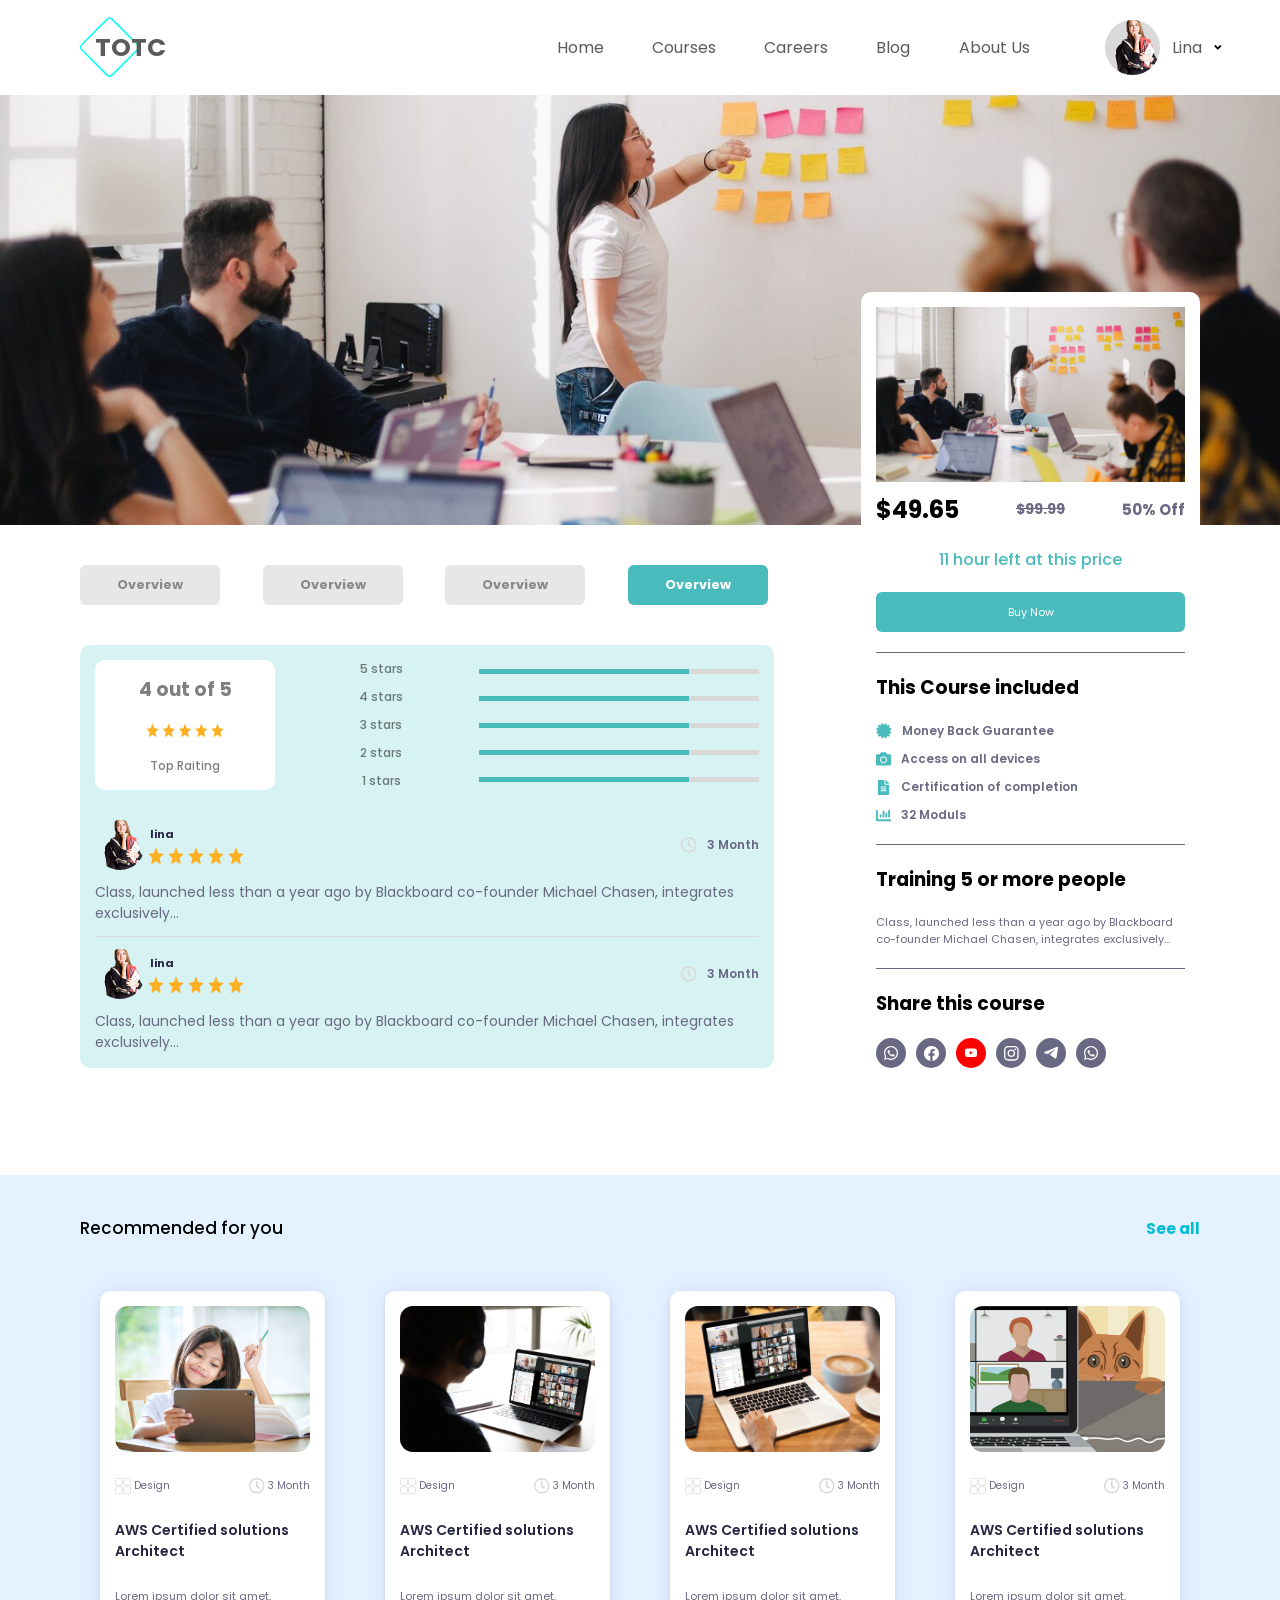
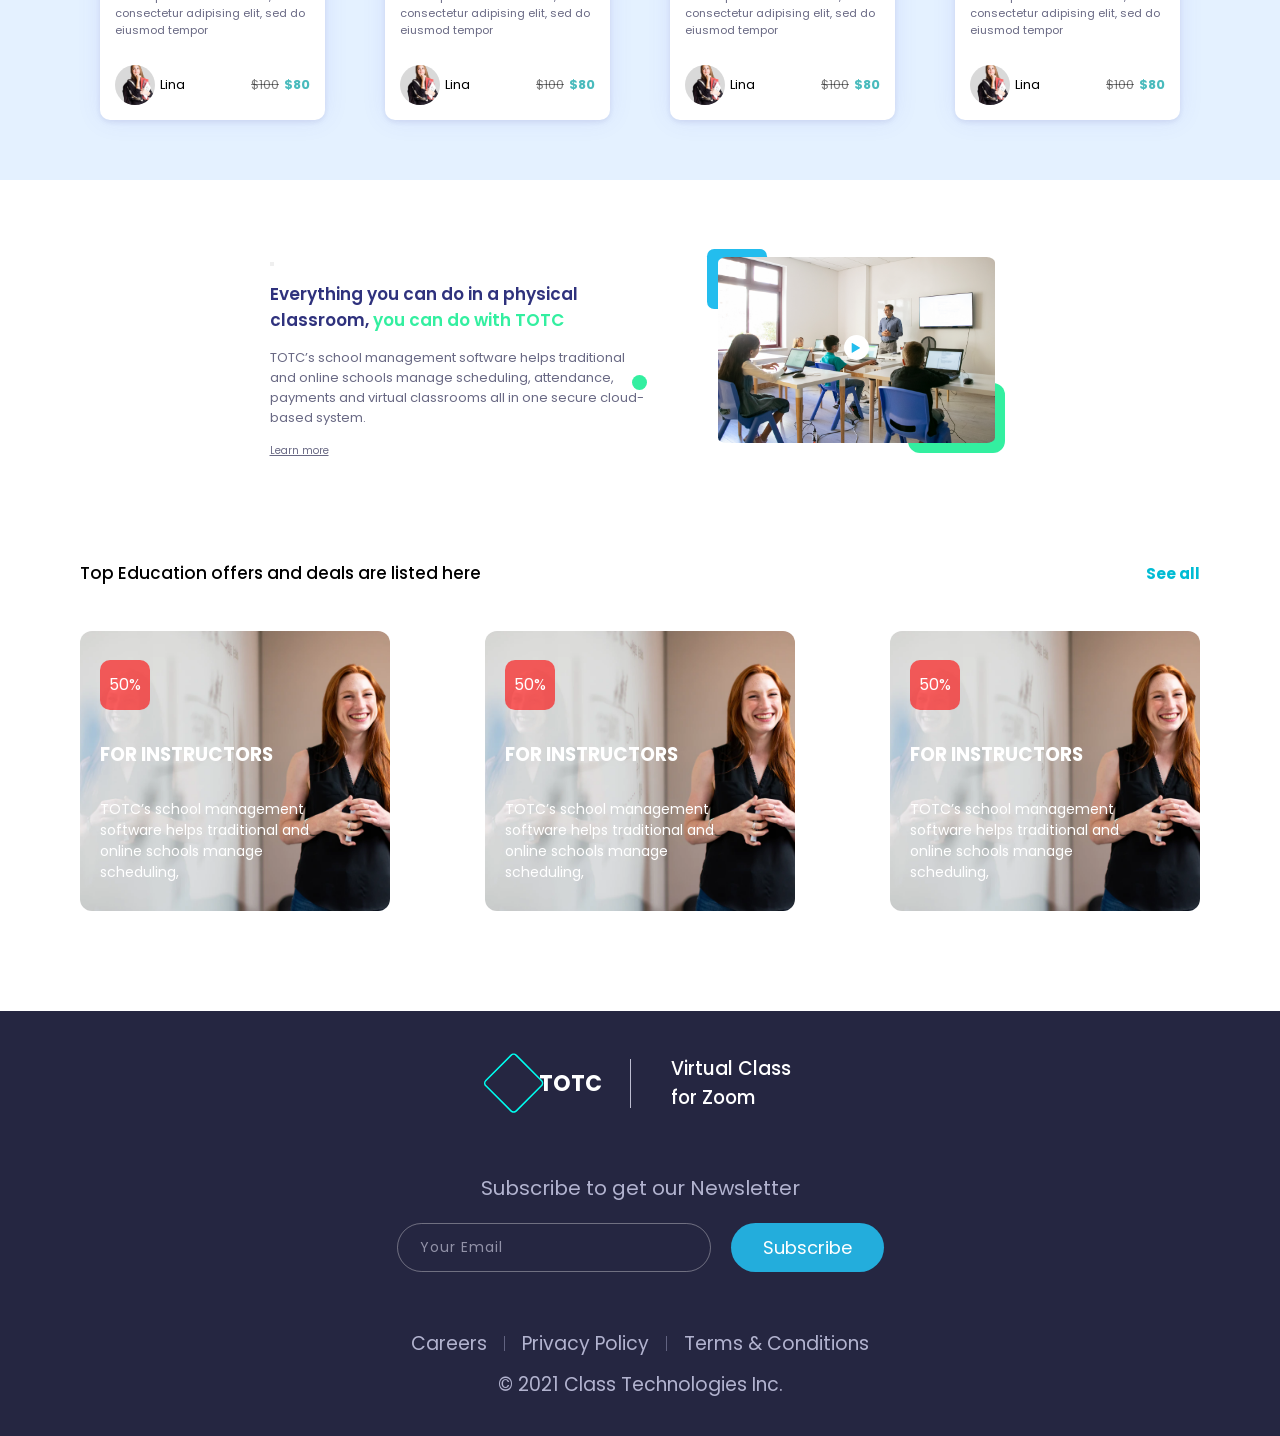
<file: CourseDetails.html>
<!DOCTYPE html>
<html lang="en">
<head>
    <meta charset="UTF-8">
    <meta name="viewport" content="width=device-width, initial-scale=1.0">
    <title>Course Details</title>
    <link rel="stylesheet" href="CourseDetails.css">
    <link href="https://fonts.googleapis.com/css2?family=Poppins:wght@400;500;600;700&display=swap" rel="stylesheet">
</head>
<body>
  <section class="hero-section">
    <div class="hero-navbar">
        <div class="hero-brand">
              <svg width="79" height="79" viewBox="0 0 79 79" fill="none" xmlns="http://www.w3.org/2000/svg">
<mask id="stroke0_14_444" fill="white">
<path d="M34.772 1.75741C37.1152 -0.585731 40.9141 -0.585734 43.2573 1.75741L76.272 34.7721C78.6152 37.1153 78.6152 40.9143 76.272 43.2574L43.2573 76.2721C40.9141 78.6153 37.1152 78.6153 34.772 76.2721L1.75729 43.2574C-0.585853 40.9143 -0.585856 37.1153 1.75729 34.7721L34.772 1.75741Z"/>
</mask>
<path d="M1.75729 43.2574L34.772 76.2721C37.1152 78.6153 40.9141 78.6153 43.2573 76.2721L76.272 43.2574C78.6152 40.9143 78.6151 37.1153 76.272 34.7721L43.2573 1.75741C40.9141 -0.585734 37.1151 -0.585731 34.772 1.75741L1.75729 34.7721C-0.585856 37.1153 -0.585853 40.9143 1.75729 43.2574Z" stroke-width="4" stroke="#00FFF0" mask="url(#stroke0_14_444)"/>
</svg>
  
<H3 class="hero-brand-name">TOTC</H3>

        </div>
        <div class="hero-navigation">
            <li>Home</li>
            <li>Courses</li>
            <li>Careers</li>          
            <li>Blog</li>
            <li>About Us</li>  
            <div class="hero-auth-actions">
               <div class="student-image ">
    <img src="images/2f32d3a9082c2e2832481561feec93a5e5c5e8d6 (3).png" alt="Student 4">
</div>
<p>Lina</p>
<svg width="8" height="5" viewBox="0 0 12 8" fill="none" xmlns="http://www.w3.org/2000/svg">
<path d="M5.13281 7.10156C5.44922 7.41797 5.97656 7.41797 6.29297 7.10156L11.0742 2.32031C11.4258 1.96875 11.4258 1.44141 11.0742 1.125L10.3008 0.316406C9.94922 0 9.42188 0 9.10547 0.316406L5.69531 3.72656L2.32031 0.316406C2.00391 0 1.47656 0 1.125 0.316406L0.351562 1.125C0 1.44141 0 1.96875 0.351562 2.32031L5.13281 7.10156Z" fill="black"/>
</svg>

            </div>
        </div>
    </div>

    </section>
        <div class="x1">
        <img src="images/60bfef59f8643198f03a41d8bfd1434811fa8894 (1).jpg" alt="">
      
    </div>
    <div class="child1">
        <div class="overview-box">
            <h3>Overview</h3>
        </div>
        <div class="overview-box">
            <h3>Overview</h3>
        </div>
        <div class="overview-box">
            <h3>Overview</h3>
        </div>
        <div class="overview-box x2">
            <h3>Overview</h3>
        </div>

    </div>
    <div class="child2">
        <div class="x3">
            <div class="x4">
                <div class="x5">
                    <p class="x7">4 out of 5</p>
                        <svg width="110" height="16" viewBox="0 0 130 22" fill="none" xmlns="http://www.w3.org/2000/svg">
                        <path d="M9.51575 0.40484C9.7113 -0.134947 10.3774 -0.134947 10.5729 0.40484L12.9384 6.93459C13.0208 7.16216 13.2072 7.31765 13.4212 7.33734L19.5611 7.90248C20.0687 7.9492 20.2745 8.67646 19.8878 9.05679L15.2098 13.6576C15.0468 13.8179 14.9756 14.0695 15.0254 14.3091L16.4545 21.1882C16.5727 21.7568 16.0339 22.2064 15.5993 21.9016L10.3427 18.2153C10.1595 18.0869 9.92911 18.0869 9.74591 18.2153L4.48928 21.9016C4.05473 22.2064 3.5159 21.7568 3.63406 21.1882L5.06326 14.3091C5.11306 14.0695 5.04186 13.8179 4.87884 13.6576L0.20085 9.05679C-0.185866 8.67646 0.0199544 7.9492 0.527516 7.90248L6.66745 7.33734C6.88143 7.31765 7.06782 7.16216 7.15027 6.93459L9.51575 0.40484Z" fill="#FDB022"/>
                        <path d="M36.9936 0.40484C37.1891 -0.134947 37.8552 -0.134947 38.0508 0.40484L40.4163 6.93459C40.4987 7.16216 40.6851 7.31765 40.8991 7.33734L47.039 7.90248C47.5465 7.9492 47.7524 8.67646 47.3656 9.05679L42.6877 13.6576C42.5246 13.8179 42.4534 14.0695 42.5032 14.3091L43.9324 21.1882C44.0506 21.7568 43.5118 22.2064 43.0772 21.9016L37.8205 18.2153C37.6373 18.0869 37.407 18.0869 37.2238 18.2153L31.9672 21.9016C31.5326 22.2064 30.9938 21.7568 31.1119 21.1882L32.5411 14.3091C32.5909 14.0695 32.5197 13.8179 32.3567 13.6576L27.6787 9.05679C27.2919 8.67646 27.4978 7.9492 28.0053 7.90248L34.1453 7.33734C34.3592 7.31765 34.5456 7.16216 34.6281 6.93459L36.9936 0.40484Z" fill="#FDB022"/>
<path d="M64.4714 0.40484C64.6669 -0.134947 65.333 -0.134947 65.5286 0.40484L67.8941 6.93459C67.9765 7.16216 68.1629 7.31765 68.3769 7.33734L74.5168 7.90248C75.0244 7.9492 75.2302 8.67646 74.8435 9.05679L70.1655 13.6576C70.0024 13.8179 69.9312 14.0695 69.981 14.3091L71.4102 21.1882C71.5284 21.7568 70.9896 22.2064 70.555 21.9016L65.2984 18.2153C65.1152 18.0869 64.8848 18.0869 64.7016 18.2153L59.445 21.9016C59.0104 22.2064 58.4716 21.7568 58.5898 21.1882L60.0189 14.3091C60.0688 14.0695 59.9975 13.8179 59.8345 13.6576L55.1565 9.05679C54.7698 8.67646 54.9756 7.9492 55.4832 7.90248L61.6231 7.33734C61.8371 7.31765 62.0235 7.16216 62.1059 6.93459L64.4714 0.40484Z" fill="#FDB022"/>
<path d="M91.9492 0.40484C92.1448 -0.134947 92.8109 -0.134947 93.0064 0.40484L95.3719 6.93459C95.4544 7.16216 95.6408 7.31765 95.8547 7.33734L101.995 7.90248C102.502 7.9492 102.708 8.67646 102.321 9.05679L97.6433 13.6576C97.4803 13.8179 97.4091 14.0695 97.4589 14.3091L98.8881 21.1882C99.0062 21.7568 98.4674 22.2064 98.0328 21.9016L92.7762 18.2153C92.593 18.0869 92.3626 18.0869 92.1795 18.2153L86.9228 21.9016C86.4882 22.2064 85.9494 21.7568 86.0676 21.1882L87.4968 14.3091C87.5466 14.0695 87.4754 13.8179 87.3123 13.6576L82.6343 9.05679C82.2476 8.67646 82.4535 7.9492 82.961 7.90248L89.1009 7.33734C89.3149 7.31765 89.5013 7.16216 89.5837 6.93459L91.9492 0.40484Z" fill="#FDB022"/>
<path d="M119.427 0.40484C119.622 -0.134947 120.289 -0.134947 120.485 0.40484L122.85 6.93459C122.932 7.16216 123.119 7.31765 123.332 7.33734L129.472 7.90248C129.98 7.9492 130.185 8.67646 129.8 9.05679L125.121 13.6576C124.958 13.8179 124.887 14.0695 124.937 14.3091L126.366 21.1882C126.484 21.7568 125.945 22.2064 125.511 21.9016L120.254 18.2153C120.071 18.0869 119.84 18.0869 119.657 18.2153L114.401 21.9016C113.967 22.2064 113.427 21.7568 113.545 21.1882L114.974 14.3091C115.025 14.0695 114.954 13.8179 114.79 13.6576L110.112 9.05679C109.725 8.67646 109.931 7.9492 110.439 7.90248L116.579 7.33734C116.792 7.31765 116.979 7.16216 117.061 6.93459L119.427 0.40484Z" fill="#FDB022"/>
</svg>
<p class="x6">Top Raiting</p>
                </div>
                <div class="x9">
                     <div class="x8">
                    <p class="x6">1 stars</p>
                    <p class="x6">2 stars</p>
                    <p class="x6">3 stars</p>
                    <p class="x6">4 stars</p>
                    <p class="x6">5 stars</p>
                    </div>
                    <div class="x13">

                            <div class="x11"><div class="x12"></div></div>
                            <div class="x11"><div class="x12"></div></div>
                            <div class="x11"><div class="x12"></div></div>
                            <div class="x11"><div class="x12"></div></div>
                            <div class="x11"><div class="x12"></div></div>
                        

                    </div>

                </div>
               
            </div>
            <div class="x15">
                <div class="x16">
                <div class="lesson-instructor">
                <img src="images/2f32d3a9082c2e2832481561feec93a5e5c5e8d6 (3).png" alt="Instructor">
               <div class="x17">
                    <h5>lina</h5>
                                            <svg class="x20" width="110" height="16" viewBox="0 0 130 22" fill="none" xmlns="http://www.w3.org/2000/svg">
                        <path d="M9.51575 0.40484C9.7113 -0.134947 10.3774 -0.134947 10.5729 0.40484L12.9384 6.93459C13.0208 7.16216 13.2072 7.31765 13.4212 7.33734L19.5611 7.90248C20.0687 7.9492 20.2745 8.67646 19.8878 9.05679L15.2098 13.6576C15.0468 13.8179 14.9756 14.0695 15.0254 14.3091L16.4545 21.1882C16.5727 21.7568 16.0339 22.2064 15.5993 21.9016L10.3427 18.2153C10.1595 18.0869 9.92911 18.0869 9.74591 18.2153L4.48928 21.9016C4.05473 22.2064 3.5159 21.7568 3.63406 21.1882L5.06326 14.3091C5.11306 14.0695 5.04186 13.8179 4.87884 13.6576L0.20085 9.05679C-0.185866 8.67646 0.0199544 7.9492 0.527516 7.90248L6.66745 7.33734C6.88143 7.31765 7.06782 7.16216 7.15027 6.93459L9.51575 0.40484Z" fill="#FDB022"/>
                        <path d="M36.9936 0.40484C37.1891 -0.134947 37.8552 -0.134947 38.0508 0.40484L40.4163 6.93459C40.4987 7.16216 40.6851 7.31765 40.8991 7.33734L47.039 7.90248C47.5465 7.9492 47.7524 8.67646 47.3656 9.05679L42.6877 13.6576C42.5246 13.8179 42.4534 14.0695 42.5032 14.3091L43.9324 21.1882C44.0506 21.7568 43.5118 22.2064 43.0772 21.9016L37.8205 18.2153C37.6373 18.0869 37.407 18.0869 37.2238 18.2153L31.9672 21.9016C31.5326 22.2064 30.9938 21.7568 31.1119 21.1882L32.5411 14.3091C32.5909 14.0695 32.5197 13.8179 32.3567 13.6576L27.6787 9.05679C27.2919 8.67646 27.4978 7.9492 28.0053 7.90248L34.1453 7.33734C34.3592 7.31765 34.5456 7.16216 34.6281 6.93459L36.9936 0.40484Z" fill="#FDB022"/>
<path d="M64.4714 0.40484C64.6669 -0.134947 65.333 -0.134947 65.5286 0.40484L67.8941 6.93459C67.9765 7.16216 68.1629 7.31765 68.3769 7.33734L74.5168 7.90248C75.0244 7.9492 75.2302 8.67646 74.8435 9.05679L70.1655 13.6576C70.0024 13.8179 69.9312 14.0695 69.981 14.3091L71.4102 21.1882C71.5284 21.7568 70.9896 22.2064 70.555 21.9016L65.2984 18.2153C65.1152 18.0869 64.8848 18.0869 64.7016 18.2153L59.445 21.9016C59.0104 22.2064 58.4716 21.7568 58.5898 21.1882L60.0189 14.3091C60.0688 14.0695 59.9975 13.8179 59.8345 13.6576L55.1565 9.05679C54.7698 8.67646 54.9756 7.9492 55.4832 7.90248L61.6231 7.33734C61.8371 7.31765 62.0235 7.16216 62.1059 6.93459L64.4714 0.40484Z" fill="#FDB022"/>
<path d="M91.9492 0.40484C92.1448 -0.134947 92.8109 -0.134947 93.0064 0.40484L95.3719 6.93459C95.4544 7.16216 95.6408 7.31765 95.8547 7.33734L101.995 7.90248C102.502 7.9492 102.708 8.67646 102.321 9.05679L97.6433 13.6576C97.4803 13.8179 97.4091 14.0695 97.4589 14.3091L98.8881 21.1882C99.0062 21.7568 98.4674 22.2064 98.0328 21.9016L92.7762 18.2153C92.593 18.0869 92.3626 18.0869 92.1795 18.2153L86.9228 21.9016C86.4882 22.2064 85.9494 21.7568 86.0676 21.1882L87.4968 14.3091C87.5466 14.0695 87.4754 13.8179 87.3123 13.6576L82.6343 9.05679C82.2476 8.67646 82.4535 7.9492 82.961 7.90248L89.1009 7.33734C89.3149 7.31765 89.5013 7.16216 89.5837 6.93459L91.9492 0.40484Z" fill="#FDB022"/>
<path d="M119.427 0.40484C119.622 -0.134947 120.289 -0.134947 120.485 0.40484L122.85 6.93459C122.932 7.16216 123.119 7.31765 123.332 7.33734L129.472 7.90248C129.98 7.9492 130.185 8.67646 129.8 9.05679L125.121 13.6576C124.958 13.8179 124.887 14.0695 124.937 14.3091L126.366 21.1882C126.484 21.7568 125.945 22.2064 125.511 21.9016L120.254 18.2153C120.071 18.0869 119.84 18.0869 119.657 18.2153L114.401 21.9016C113.967 22.2064 113.427 21.7568 113.545 21.1882L114.974 14.3091C115.025 14.0695 114.954 13.8179 114.79 13.6576L110.112 9.05679C109.725 8.67646 109.931 7.9492 110.439 7.90248L116.579 7.33734C116.792 7.31765 116.979 7.16216 117.061 6.93459L119.427 0.40484Z" fill="#FDB022"/>
</svg>
               </div>
            </div>
                                       <div class="q20">
                            <svg width="16" height="16" viewBox="0 0 24 24" fill="none" xmlns="http://www.w3.org/2000/svg">
                            <path d="M11.625 0C5.20312 0 0 5.20312 0 11.625C0 18.0469 5.20312 23.25 11.625 23.25C18.0469 23.25 23.25 18.0469 23.25 11.625C23.25 5.20312 18.0469 0 11.625 0ZM11.625 21C6.42188 21 2.25 16.8281 2.25 11.625C2.25 6.46875 6.42188 2.25 11.625 2.25C16.7812 2.25 21 6.46875 21 11.625C21 16.8281 16.7812 21 11.625 21ZM14.4844 16.125C14.7656 16.3125 15.0938 16.2656 15.2812 15.9844L16.1719 14.8125C16.3594 14.5312 16.3125 14.2031 16.0312 14.0156L12.9375 11.7188V5.0625C12.9375 4.78125 12.6562 4.5 12.375 4.5H10.875C10.5469 4.5 10.3125 4.78125 10.3125 5.0625V12.7969C10.3125 12.9375 10.3594 13.125 10.5 13.2188L14.4844 16.125Z" fill="#D9D9D9"/>
                                </svg>
                            <p class="q24">3 Month</p>

                            </div>

                           </div>
                <p class="x18">Class, launched less than a year ago by Blackboard co-founder Michael Chasen, integrates exclusively...</p>
                <div class="x19"></div>
                <div class="x16">
                <div class="lesson-instructor">
                <img src="images/2f32d3a9082c2e2832481561feec93a5e5c5e8d6 (3).png" alt="Instructor">
               <div class="x17">
                    <h5>lina</h5>
                                            <svg  class="x20" width="110" height="16" viewBox="0 0 130 22" fill="none" xmlns="http://www.w3.org/2000/svg">
                        <path d="M9.51575 0.40484C9.7113 -0.134947 10.3774 -0.134947 10.5729 0.40484L12.9384 6.93459C13.0208 7.16216 13.2072 7.31765 13.4212 7.33734L19.5611 7.90248C20.0687 7.9492 20.2745 8.67646 19.8878 9.05679L15.2098 13.6576C15.0468 13.8179 14.9756 14.0695 15.0254 14.3091L16.4545 21.1882C16.5727 21.7568 16.0339 22.2064 15.5993 21.9016L10.3427 18.2153C10.1595 18.0869 9.92911 18.0869 9.74591 18.2153L4.48928 21.9016C4.05473 22.2064 3.5159 21.7568 3.63406 21.1882L5.06326 14.3091C5.11306 14.0695 5.04186 13.8179 4.87884 13.6576L0.20085 9.05679C-0.185866 8.67646 0.0199544 7.9492 0.527516 7.90248L6.66745 7.33734C6.88143 7.31765 7.06782 7.16216 7.15027 6.93459L9.51575 0.40484Z" fill="#FDB022"/>
                        <path d="M36.9936 0.40484C37.1891 -0.134947 37.8552 -0.134947 38.0508 0.40484L40.4163 6.93459C40.4987 7.16216 40.6851 7.31765 40.8991 7.33734L47.039 7.90248C47.5465 7.9492 47.7524 8.67646 47.3656 9.05679L42.6877 13.6576C42.5246 13.8179 42.4534 14.0695 42.5032 14.3091L43.9324 21.1882C44.0506 21.7568 43.5118 22.2064 43.0772 21.9016L37.8205 18.2153C37.6373 18.0869 37.407 18.0869 37.2238 18.2153L31.9672 21.9016C31.5326 22.2064 30.9938 21.7568 31.1119 21.1882L32.5411 14.3091C32.5909 14.0695 32.5197 13.8179 32.3567 13.6576L27.6787 9.05679C27.2919 8.67646 27.4978 7.9492 28.0053 7.90248L34.1453 7.33734C34.3592 7.31765 34.5456 7.16216 34.6281 6.93459L36.9936 0.40484Z" fill="#FDB022"/>
<path d="M64.4714 0.40484C64.6669 -0.134947 65.333 -0.134947 65.5286 0.40484L67.8941 6.93459C67.9765 7.16216 68.1629 7.31765 68.3769 7.33734L74.5168 7.90248C75.0244 7.9492 75.2302 8.67646 74.8435 9.05679L70.1655 13.6576C70.0024 13.8179 69.9312 14.0695 69.981 14.3091L71.4102 21.1882C71.5284 21.7568 70.9896 22.2064 70.555 21.9016L65.2984 18.2153C65.1152 18.0869 64.8848 18.0869 64.7016 18.2153L59.445 21.9016C59.0104 22.2064 58.4716 21.7568 58.5898 21.1882L60.0189 14.3091C60.0688 14.0695 59.9975 13.8179 59.8345 13.6576L55.1565 9.05679C54.7698 8.67646 54.9756 7.9492 55.4832 7.90248L61.6231 7.33734C61.8371 7.31765 62.0235 7.16216 62.1059 6.93459L64.4714 0.40484Z" fill="#FDB022"/>
<path d="M91.9492 0.40484C92.1448 -0.134947 92.8109 -0.134947 93.0064 0.40484L95.3719 6.93459C95.4544 7.16216 95.6408 7.31765 95.8547 7.33734L101.995 7.90248C102.502 7.9492 102.708 8.67646 102.321 9.05679L97.6433 13.6576C97.4803 13.8179 97.4091 14.0695 97.4589 14.3091L98.8881 21.1882C99.0062 21.7568 98.4674 22.2064 98.0328 21.9016L92.7762 18.2153C92.593 18.0869 92.3626 18.0869 92.1795 18.2153L86.9228 21.9016C86.4882 22.2064 85.9494 21.7568 86.0676 21.1882L87.4968 14.3091C87.5466 14.0695 87.4754 13.8179 87.3123 13.6576L82.6343 9.05679C82.2476 8.67646 82.4535 7.9492 82.961 7.90248L89.1009 7.33734C89.3149 7.31765 89.5013 7.16216 89.5837 6.93459L91.9492 0.40484Z" fill="#FDB022"/>
<path d="M119.427 0.40484C119.622 -0.134947 120.289 -0.134947 120.485 0.40484L122.85 6.93459C122.932 7.16216 123.119 7.31765 123.332 7.33734L129.472 7.90248C129.98 7.9492 130.185 8.67646 129.8 9.05679L125.121 13.6576C124.958 13.8179 124.887 14.0695 124.937 14.3091L126.366 21.1882C126.484 21.7568 125.945 22.2064 125.511 21.9016L120.254 18.2153C120.071 18.0869 119.84 18.0869 119.657 18.2153L114.401 21.9016C113.967 22.2064 113.427 21.7568 113.545 21.1882L114.974 14.3091C115.025 14.0695 114.954 13.8179 114.79 13.6576L110.112 9.05679C109.725 8.67646 109.931 7.9492 110.439 7.90248L116.579 7.33734C116.792 7.31765 116.979 7.16216 117.061 6.93459L119.427 0.40484Z" fill="#FDB022"/>
</svg>
               </div>
            </div>
                                       <div class="q20">
                            <svg width="16" height="16" viewBox="0 0 24 24" fill="none" xmlns="http://www.w3.org/2000/svg">
                            <path d="M11.625 0C5.20312 0 0 5.20312 0 11.625C0 18.0469 5.20312 23.25 11.625 23.25C18.0469 23.25 23.25 18.0469 23.25 11.625C23.25 5.20312 18.0469 0 11.625 0ZM11.625 21C6.42188 21 2.25 16.8281 2.25 11.625C2.25 6.46875 6.42188 2.25 11.625 2.25C16.7812 2.25 21 6.46875 21 11.625C21 16.8281 16.7812 21 11.625 21ZM14.4844 16.125C14.7656 16.3125 15.0938 16.2656 15.2812 15.9844L16.1719 14.8125C16.3594 14.5312 16.3125 14.2031 16.0312 14.0156L12.9375 11.7188V5.0625C12.9375 4.78125 12.6562 4.5 12.375 4.5H10.875C10.5469 4.5 10.3125 4.78125 10.3125 5.0625V12.7969C10.3125 12.9375 10.3594 13.125 10.5 13.2188L14.4844 16.125Z" fill="#D9D9D9"/>
                                </svg>
                            <p class="q24">3 Month</p>

                            </div>

                </div>
                <p class="x18">Class, launched less than a year ago by Blackboard co-founder Michael Chasen, integrates exclusively...</p>

            </div>
        </div>

  
    <div class="x21">
        <div class="x22">
            <img class="x24" src="images/60bfef59f8643198f03a41d8bfd1434811fa8894 (1).jpg" alt="">
            <div class="x23">
                <h2>$49.65</h2>
                <p><del> $99.99</del></p>
                <h5>50% Off</h5>

            </div>
        </div>
        <p class="x30">11 hour left at this price</p>
        <button class="x25">Buy Now</button>
        <div class="x26"></div>
        <h3>This Course included</h3>
        <div class="x27">
            <div class="x28">
                <svg width="16" height="16" viewBox="0 0 21 21" fill="none" xmlns="http://www.w3.org/2000/svg">
<path d="M18.1641 10.2344L19.9609 8.47656C20.5078 7.96875 20.2344 7.07031 19.5312 6.91406L17.1094 6.28906L17.7734 3.86719C17.9688 3.16406 17.3438 2.5 16.6406 2.69531L14.2188 3.39844L13.5938 0.9375C13.4375 0.273438 12.5 0 11.9922 0.546875L10.2734 2.34375L8.51562 0.546875C8.00781 0 7.07031 0.234375 6.91406 0.9375L6.28906 3.39844L3.86719 2.69531C3.16406 2.5 2.53906 3.16406 2.73438 3.86719L3.39844 6.28906L0.976562 6.91406C0.273438 7.07031 0 7.96875 0.546875 8.47656L2.34375 10.2344L0.546875 11.9922C0 12.5 0.273438 13.3984 0.976562 13.5938L3.39844 14.2188L2.73438 16.6406C2.53906 17.3438 3.16406 17.9688 3.86719 17.7734L6.28906 17.1094L6.91406 19.5312C7.10938 20.2734 8.00781 20.4688 8.51562 19.9609L10.2734 18.1641L11.9922 19.9609C12.5 20.5078 13.3984 20.2734 13.5938 19.5312L14.2188 17.1094L16.6406 17.7734C17.3438 17.9688 17.9688 17.3438 17.7734 16.6406L17.1094 14.2188L19.5312 13.5938C20.2344 13.3984 20.5078 12.5 19.9609 11.9922L18.1641 10.2344Z" fill="#49BBBD"/>
</svg>
<p class="q24">Money Back Guarantee</p>


            </div>
            <div class="x28">
               <svg width="15" height="14" viewBox="0 0 20 18" fill="none" xmlns="http://www.w3.org/2000/svg">
<path d="M20 4.375C20 3.35938 19.1406 2.5 18.125 2.5H14.6875L14.1797 1.25C13.9062 0.507812 13.2031 0 12.4219 0H7.53906C6.75781 0 6.05469 0.507812 5.78125 1.25L5.3125 2.5H1.875C0.820312 2.5 0 3.35938 0 4.375V15.625C0 16.6797 0.820312 17.5 1.875 17.5H18.125C19.1406 17.5 20 16.6797 20 15.625V4.375ZM14.6875 10C14.6875 12.6172 12.5781 14.6875 10 14.6875C7.38281 14.6875 5.3125 12.6172 5.3125 10C5.3125 7.42188 7.38281 5.3125 10 5.3125C12.5781 5.3125 14.6875 7.42188 14.6875 10ZM13.4375 10C13.4375 8.125 11.875 6.5625 10 6.5625C8.08594 6.5625 6.5625 8.125 6.5625 10C6.5625 11.9141 8.08594 13.4375 10 13.4375C11.875 13.4375 13.4375 11.9141 13.4375 10Z" fill="#49BBBD"/>
</svg>

<p class="q24">Access on all devices</p>


            </div>
            <div class="x28">
                <svg width="15" height="15" viewBox="0 0 15 20" fill="none" xmlns="http://www.w3.org/2000/svg">
<path d="M8.75 5.3125V0H0.9375C0.390625 0 0 0.429688 0 0.9375V19.0625C0 19.6094 0.390625 20 0.9375 20H14.0625C14.5703 20 15 19.6094 15 19.0625V6.25H9.6875C9.14062 6.25 8.75 5.85938 8.75 5.3125ZM11.25 14.5312C11.25 14.8047 11.0156 15 10.7812 15H4.21875C3.94531 15 3.75 14.8047 3.75 14.5312V14.2188C3.75 13.9844 3.94531 13.75 4.21875 13.75H10.7812C11.0156 13.75 11.25 13.9844 11.25 14.2188V14.5312ZM11.25 12.0312C11.25 12.3047 11.0156 12.5 10.7812 12.5H4.21875C3.94531 12.5 3.75 12.3047 3.75 12.0312V11.7188C3.75 11.4844 3.94531 11.25 4.21875 11.25H10.7812C11.0156 11.25 11.25 11.4844 11.25 11.7188V12.0312ZM11.25 9.21875V9.53125C11.25 9.80469 11.0156 10 10.7812 10H4.21875C3.94531 10 3.75 9.80469 3.75 9.53125V9.21875C3.75 8.98438 3.94531 8.75 4.21875 8.75H10.7812C11.0156 8.75 11.25 8.98438 11.25 9.21875ZM15 4.76562C15 4.53125 14.8828 4.29688 14.7266 4.10156L10.8984 0.273438C10.7031 0.117188 10.4688 0 10.2344 0H10V5H15V4.76562Z" fill="#49BBBD"/>
</svg>

<p class="q24">Certification of completion</p>


            </div>                        
            <div class="x28">
<svg width="15" height="15" viewBox="0 0 20 15" fill="none" xmlns="http://www.w3.org/2000/svg">
<path d="M12.9688 10H14.4922C14.7266 10 15 9.76562 15 9.53125V4.25781C15 4.02344 14.7266 3.75 14.4922 3.75H12.9688C12.7344 3.75 12.5 4.02344 12.5 4.25781V9.53125C12.5 9.76562 12.7344 10 12.9688 10ZM16.7188 10H18.2422C18.4766 10 18.75 9.76562 18.75 9.53125V0.507812C18.75 0.273438 18.4766 0 18.2422 0H16.7188C16.4844 0 16.25 0.273438 16.25 0.507812V9.53125C16.25 9.76562 16.4844 10 16.7188 10ZM5.46875 10H6.99219C7.22656 10 7.5 9.76562 7.5 9.53125V6.75781C7.5 6.52344 7.22656 6.25 6.99219 6.25H5.46875C5.23438 6.25 5 6.52344 5 6.75781V9.53125C5 9.76562 5.23438 10 5.46875 10ZM9.21875 10H10.7422C10.9766 10 11.25 9.76562 11.25 9.53125V1.75781C11.25 1.52344 10.9766 1.25 10.7422 1.25H9.21875C8.98438 1.25 8.75 1.52344 8.75 1.75781V9.53125C8.75 9.76562 8.98438 10 9.21875 10ZM19.375 12.5H2.5V0.625C2.5 0.3125 2.1875 0 1.875 0H0.625C0.273438 0 0 0.3125 0 0.625V13.75C0 14.4531 0.546875 15 1.25 15H19.375C19.6875 15 20 14.7266 20 14.375V13.125C20 12.8125 19.6875 12.5 19.375 12.5Z" fill="#49BBBD"/>
</svg>

<p class="q24">32 Moduls</p>


            </div>
        </div>
            <div class="x26"></div>
            <h3>Training 5 or more people</h3>
            <p class="x31">Class, launched less than a year ago by Blackboard co-founder Michael Chasen, integrates exclusively...</p>
            <div class="x26"></div>
            <h3>Share this course</h3>
            <div class="x32">
                <div class="x33"><svg width="14" height="14" viewBox="0 0 16 16" fill="none" xmlns="http://www.w3.org/2000/svg">
<path d="M13.6 2.3C12.1 0.8 10.1 0 8 0C3.6 0 0 3.6 0 8C0 9.4 0.400006 10.8 1.10001 12L0 16L4.20001 14.9C5.40001 15.5 6.7 15.9 8 15.9C12.4 15.9 16 12.3 16 7.9C16 5.8 15.1 3.8 13.6 2.3ZM8 14.6C6.8 14.6 5.60001 14.3 4.60001 13.7L4.39999 13.6L1.89999 14.3L2.60001 11.9L2.39999 11.6C1.69999 10.5 1.39999 9.3 1.39999 8.1C1.39999 4.5 4.4 1.5 8 1.5C9.8 1.5 11.4 2.2 12.7 3.4C14 4.7 14.6 6.3 14.6 8.1C14.6 11.6 11.7 14.6 8 14.6ZM11.6 9.6C11.4 9.5 10.4 9 10.2 9C10 8.9 9.89999 8.9 9.79999 9.1C9.69999 9.3 9.30001 9.7 9.20001 9.9C9.10001 10 8.99999 10 8.79999 10C8.59999 9.9 8.00001 9.7 7.20001 9C6.60001 8.5 6.20001 7.8 6.10001 7.6C6.00001 7.4 6.10001 7.3 6.20001 7.2C6.30001 7.1 6.4 7 6.5 6.9C6.6 6.8 6.60001 6.7 6.70001 6.6C6.80001 6.5 6.70001 6.4 6.70001 6.3C6.70001 6.2 6.30001 5.2 6.10001 4.8C6.00001 4.5 5.80001 4.5 5.70001 4.5C5.60001 4.5 5.49999 4.5 5.29999 4.5C5.19999 4.5 4.99999 4.5 4.79999 4.7C4.59999 4.9 4.10001 5.4 4.10001 6.4C4.10001 7.4 4.79999 8.3 4.89999 8.5C4.99999 8.6 6.29999 10.7 8.29999 11.5C9.99999 12.2 10.3 12 10.7 12C11.1 12 11.9 11.5 12 11.1C12.2 10.6 12.2 10.2 12.1 10.2C12 9.7 11.8 9.7 11.6 9.6Z" fill-rule="evenodd" clip-rule="evenodd" fill="white"/>
</svg>

</div>
<div class="x33"><svg width="15" height="15" viewBox="0 0 16 16" fill="none" xmlns="http://www.w3.org/2000/svg">
<path d="M16 8C16 3.6 12.4 0 8 0C3.6 0 0 3.6 0 8C0 12 2.9 15.3 6.7 15.9V10.3H4.7V8H6.7V6.2C6.7 4.2 7.9 3.1 9.7 3.1C10.6 3.1 11.5 3.3 11.5 3.3V5.3H10.5C9.5 5.3 9.2 5.9 9.2 6.5V8H11.4L11 10.3H9.1V16C13.1 15.4 16 12 16 8Z" fill="white"/>
</svg>

</div>
<div class="x33 x34" ><svg width="12" height="12" viewBox="0 0 16 12" fill="none" xmlns="http://www.w3.org/2000/svg">
<path d="M15.6 1.7C15.4 1 14.9 0.5 14.2 0.3C13 1.78814e-07 7.89999 0 7.89999 0C7.89999 0 2.90001 1.78814e-07 1.60001 0.3C0.900006 0.5 0.399997 1 0.199997 1.7C-3.05474e-06 3 0 5.6 0 5.6C0 5.6 3.03984e-06 8.2 0.300003 9.5C0.500003 10.2 0.999997 10.7 1.7 10.9C2.9 11.2 8 11.2 8 11.2C8 11.2 13 11.2 14.3 10.9C15 10.7 15.5 10.2 15.7 9.5C16 8.2 16 5.6 16 5.6C16 5.6 16 3 15.6 1.7ZM6.39999 8V3.2L10.6 5.6L6.39999 8Z" fill="white"/>
</svg>

</div>
<div class="x33"><svg width="15" height="15" viewBox="0 0 17 17" fill="none" xmlns="http://www.w3.org/2000/svg">
<path d="M8.3 1.5C10.5 1.5 10.8 1.5 11.7 1.5C12.5 1.5 12.9 1.7 13.2 1.8C13.6 2 13.9 2.1 14.2 2.4C14.5 2.7 14.7 3 14.8 3.4C14.9 3.7 15 4.1 15.1 4.9C15.1 5.8 15.1 6 15.1 8.3C15.1 10.6 15.1 10.8 15.1 11.7C15.1 12.5 14.9 12.9 14.8 13.2C14.6 13.6 14.5 13.9 14.2 14.2C13.9 14.5 13.6 14.7 13.2 14.8C12.9 14.9 12.5 15 11.7 15.1C10.8 15.1 10.6 15.1 8.3 15.1C6 15.1 5.8 15.1 4.9 15.1C4.1 15.1 3.7 14.9 3.4 14.8C3 14.6 2.7 14.5 2.4 14.2C2.1 13.9 1.9 13.6 1.8 13.2C1.7 12.9 1.6 12.5 1.5 11.7C1.5 10.8 1.5 10.6 1.5 8.3C1.5 6 1.5 5.8 1.5 4.9C1.5 4.1 1.7 3.7 1.8 3.4C2 3 2.1 2.7 2.4 2.4C2.7 2.1 3 1.9 3.4 1.8C3.7 1.7 4.1 1.6 4.9 1.5C5.8 1.5 6.1 1.5 8.3 1.5ZM8.3 0C6 0 5.8 0 4.9 0C4 0 3.4 0.200001 2.9 0.400001C2.4 0.600001 1.9 0.900001 1.4 1.4C0.900001 1.9 0.700001 2.3 0.400001 2.9C0.200001 3.4 0.1 4 0 4.9C0 5.8 0 6.1 0 8.3C0 10.6 0 10.8 0 11.7C0 12.6 0.200001 13.2 0.400001 13.7C0.600001 14.2 0.900001 14.7 1.4 15.2C1.9 15.7 2.3 15.9 2.9 16.2C3.4 16.4 4 16.5 4.9 16.6C5.8 16.6 6.1 16.6 8.3 16.6C10.5 16.6 10.8 16.6 11.7 16.6C12.6 16.6 13.2 16.4 13.7 16.2C14.2 16 14.7 15.7 15.2 15.2C15.7 14.7 15.9 14.3 16.2 13.7C16.4 13.2 16.5 12.6 16.6 11.7C16.6 10.8 16.6 10.5 16.6 8.3C16.6 6.1 16.6 5.8 16.6 4.9C16.6 4 16.4 3.4 16.2 2.9C16 2.4 15.7 1.9 15.2 1.4C14.7 0.900001 14.3 0.700001 13.7 0.400001C13.2 0.200001 12.6 0.1 11.7 0C10.8 0 10.6 0 8.3 0Z" fill="white"/>
<path d="M8.3 4C5.9 4 4 5.9 4 8.3C4 10.7 5.9 12.6 8.3 12.6C10.7 12.6 12.6 10.7 12.6 8.3C12.6 5.9 10.7 4 8.3 4ZM8.3 11.1C6.8 11.1 5.5 9.9 5.5 8.3C5.5 6.8 6.7 5.5 8.3 5.5C9.8 5.5 11.1 6.7 11.1 8.3C11.1 9.8 9.8 11.1 8.3 11.1Z" fill="white"/>
<path d="M12.7 4.9C13.2523 4.9 13.7 4.45229 13.7 3.9C13.7 3.34772 13.2523 2.9 12.7 2.9C12.1477 2.9 11.7 3.34772 11.7 3.9C11.7 4.45229 12.1477 4.9 12.7 4.9Z" fill="white"/>
</svg>

</div>
<div class="x33"><svg width="14" height="14" viewBox="0 0 16 14" fill="none" xmlns="http://www.w3.org/2000/svg">
<path d="M1.09992 5.7083C5.39487 3.83705 8.25885 2.60341 9.69185 2.00738C13.7834 0.30558 14.6335 0.00996026 15.1877 9.46359e-05C15.3095 -0.00194823 15.582 0.0282562 15.7586 0.171489C15.9076 0.292432 15.9486 0.455809 15.9683 0.570476C15.9879 0.685143 16.0123 0.946358 15.9929 1.15046C15.7712 3.48009 14.8118 9.13349 14.3237 11.7427C14.1172 12.8468 13.7105 13.217 13.3168 13.2532C12.4613 13.3319 11.8116 12.6878 10.9829 12.1446C9.68624 11.2946 8.95369 10.7654 7.69503 9.936C6.24042 8.97744 7.18338 8.4506 8.01236 7.58959C8.22931 7.36426 11.999 3.93546 12.0719 3.62441C12.0811 3.58551 12.0895 3.44051 12.0034 3.36394C11.9172 3.28737 11.7901 3.31355 11.6983 3.33438C11.5683 3.36389 9.4968 4.73307 5.48389 7.4419C4.89591 7.84565 4.36333 8.04237 3.88616 8.03207C3.36012 8.0207 2.34822 7.73463 1.59598 7.49011C0.673328 7.19019 -0.0599784 7.03162 0.00387615 6.52227C0.0371355 6.25697 0.402482 5.98564 1.09992 5.7083Z" fill="white"/>
</svg>


</div>
<div class="x33"><svg width="14" height="14" viewBox="0 0 16 16" fill="none" xmlns="http://www.w3.org/2000/svg">
<path d="M13.6 2.3C12.1 0.8 10.1 0 8 0C3.6 0 0 3.6 0 8C0 9.4 0.400006 10.8 1.10001 12L0 16L4.20001 14.9C5.40001 15.5 6.7 15.9 8 15.9C12.4 15.9 16 12.3 16 7.9C16 5.8 15.1 3.8 13.6 2.3ZM8 14.6C6.8 14.6 5.60001 14.3 4.60001 13.7L4.39999 13.6L1.89999 14.3L2.60001 11.9L2.39999 11.6C1.69999 10.5 1.39999 9.3 1.39999 8.1C1.39999 4.5 4.4 1.5 8 1.5C9.8 1.5 11.4 2.2 12.7 3.4C14 4.7 14.6 6.3 14.6 8.1C14.6 11.6 11.7 14.6 8 14.6ZM11.6 9.6C11.4 9.5 10.4 9 10.2 9C10 8.9 9.89999 8.9 9.79999 9.1C9.69999 9.3 9.30001 9.7 9.20001 9.9C9.10001 10 8.99999 10 8.79999 10C8.59999 9.9 8.00001 9.7 7.20001 9C6.60001 8.5 6.20001 7.8 6.10001 7.6C6.00001 7.4 6.10001 7.3 6.20001 7.2C6.30001 7.1 6.4 7 6.5 6.9C6.6 6.8 6.60001 6.7 6.70001 6.6C6.80001 6.5 6.70001 6.4 6.70001 6.3C6.70001 6.2 6.30001 5.2 6.10001 4.8C6.00001 4.5 5.80001 4.5 5.70001 4.5C5.60001 4.5 5.49999 4.5 5.29999 4.5C5.19999 4.5 4.99999 4.5 4.79999 4.7C4.59999 4.9 4.10001 5.4 4.10001 6.4C4.10001 7.4 4.79999 8.3 4.89999 8.5C4.99999 8.6 6.29999 10.7 8.29999 11.5C9.99999 12.2 10.3 12 10.7 12C11.1 12 11.9 11.5 12 11.1C12.2 10.6 12.2 10.2 12.1 10.2C12 9.7 11.8 9.7 11.6 9.6Z" fill-rule="evenodd" clip-rule="evenodd" fill="white"/>
</svg>



</div>
            </div>

    </div>
    </div>
        <div class="child3">

   
<div class="j6">



        <h5 class="j12">Recommended for you</h5>
        <a class="j5" href="#">See all</a>
        </div>
        <div class="part2">
            <div class="j17">
                <div class="j18">
                    <img src="images/59e91cde877aacb096082025aaa7528e15f2789e.png" alt="">
                </div>
                <div class="j19">
                    <div class="j20">
                        <svg width="16" height="16" viewBox="0 0 21 21" fill="none" xmlns="http://www.w3.org/2000/svg">
<path d="M2 0.5H8C8.82843 0.5 9.5 1.17157 9.5 2V8C9.5 8.82843 8.82843 9.5 8 9.5H2C1.17157 9.5 0.5 8.82843 0.5 8V2C0.5 1.17157 1.17157 0.5 2 0.5Z" stroke="#D9D9D9"/>
<path d="M2 11.5H8C8.82843 11.5 9.5 12.1716 9.5 13V19C9.5 19.8284 8.82843 20.5 8 20.5H2C1.17157 20.5 0.5 19.8284 0.5 19V13C0.5 12.1716 1.17157 11.5 2 11.5Z" stroke="#D9D9D9"/>
<path d="M13 11.5H19C19.8284 11.5 20.5 12.1716 20.5 13V19C20.5 19.8284 19.8284 20.5 19 20.5H13C12.1716 20.5 11.5 19.8284 11.5 19V13C11.5 12.1716 12.1716 11.5 13 11.5Z" stroke="#D9D9D9"/>
<path d="M13 0.5H19C19.8284 0.5 20.5 1.17157 20.5 2V8C20.5 8.82843 19.8284 9.5 19 9.5H13C12.1716 9.5 11.5 8.82843 11.5 8V2C11.5 1.17157 12.1716 0.5 13 0.5Z" stroke="#D9D9D9"/>
</svg>


                        <p class="j24">Design</p>
                    </div>
                    <div class="j20">
                            <svg width="16" height="16" viewBox="0 0 24 24" fill="none" xmlns="http://www.w3.org/2000/svg">
                            <path d="M11.625 0C5.20312 0 0 5.20312 0 11.625C0 18.0469 5.20312 23.25 11.625 23.25C18.0469 23.25 23.25 18.0469 23.25 11.625C23.25 5.20312 18.0469 0 11.625 0ZM11.625 21C6.42188 21 2.25 16.8281 2.25 11.625C2.25 6.46875 6.42188 2.25 11.625 2.25C16.7812 2.25 21 6.46875 21 11.625C21 16.8281 16.7812 21 11.625 21ZM14.4844 16.125C14.7656 16.3125 15.0938 16.2656 15.2812 15.9844L16.1719 14.8125C16.3594 14.5312 16.3125 14.2031 16.0312 14.0156L12.9375 11.7188V5.0625C12.9375 4.78125 12.6562 4.5 12.375 4.5H10.875C10.5469 4.5 10.3125 4.78125 10.3125 5.0625V12.7969C10.3125 12.9375 10.3594 13.125 10.5 13.2188L14.4844 16.125Z" fill="#D9D9D9"/>
                                </svg>
                            <p class="j24">3 Month</p>

                    </div>
                </div>

        
        <h3 class="j22">AWS Certified solutions Architect</h3>
        <p class="j23">Lorem ipsum dolor sit amet, consectetur adipising elit, sed do eiusmod tempor</p>
        <div class="j21">
              <div class="im">
               <div class="ima">
    <img src="images/2f32d3a9082c2e2832481561feec93a5e5c5e8d6 (3).png" alt="Student 4">
</div>
<p class="j27">Lina</p>
            </div>
            <div class="im">

                <del class="j25">$100</del> <b class="j26">$80</b>
            </div>
        </div>
        </div>
         <div class="j17">
                <div class="j18">
                    <img src="images/91503c25c25d4396ab15991e79418fb801fd5efa.png" alt="">
                </div>
                <div class="j19">
                    <div class="j20">
                        <svg width="16" height="16" viewBox="0 0 21 21" fill="none" xmlns="http://www.w3.org/2000/svg">
<path d="M2 0.5H8C8.82843 0.5 9.5 1.17157 9.5 2V8C9.5 8.82843 8.82843 9.5 8 9.5H2C1.17157 9.5 0.5 8.82843 0.5 8V2C0.5 1.17157 1.17157 0.5 2 0.5Z" stroke="#D9D9D9"/>
<path d="M2 11.5H8C8.82843 11.5 9.5 12.1716 9.5 13V19C9.5 19.8284 8.82843 20.5 8 20.5H2C1.17157 20.5 0.5 19.8284 0.5 19V13C0.5 12.1716 1.17157 11.5 2 11.5Z" stroke="#D9D9D9"/>
<path d="M13 11.5H19C19.8284 11.5 20.5 12.1716 20.5 13V19C20.5 19.8284 19.8284 20.5 19 20.5H13C12.1716 20.5 11.5 19.8284 11.5 19V13C11.5 12.1716 12.1716 11.5 13 11.5Z" stroke="#D9D9D9"/>
<path d="M13 0.5H19C19.8284 0.5 20.5 1.17157 20.5 2V8C20.5 8.82843 19.8284 9.5 19 9.5H13C12.1716 9.5 11.5 8.82843 11.5 8V2C11.5 1.17157 12.1716 0.5 13 0.5Z" stroke="#D9D9D9"/>
</svg>


                        <p class="j24">Design</p>
                    </div>
                    <div class="j20">
                            <svg width="16" height="16" viewBox="0 0 24 24" fill="none" xmlns="http://www.w3.org/2000/svg">
                            <path d="M11.625 0C5.20312 0 0 5.20312 0 11.625C0 18.0469 5.20312 23.25 11.625 23.25C18.0469 23.25 23.25 18.0469 23.25 11.625C23.25 5.20312 18.0469 0 11.625 0ZM11.625 21C6.42188 21 2.25 16.8281 2.25 11.625C2.25 6.46875 6.42188 2.25 11.625 2.25C16.7812 2.25 21 6.46875 21 11.625C21 16.8281 16.7812 21 11.625 21ZM14.4844 16.125C14.7656 16.3125 15.0938 16.2656 15.2812 15.9844L16.1719 14.8125C16.3594 14.5312 16.3125 14.2031 16.0312 14.0156L12.9375 11.7188V5.0625C12.9375 4.78125 12.6562 4.5 12.375 4.5H10.875C10.5469 4.5 10.3125 4.78125 10.3125 5.0625V12.7969C10.3125 12.9375 10.3594 13.125 10.5 13.2188L14.4844 16.125Z" fill="#D9D9D9"/>
                                </svg>
                            <p class="j24">3 Month</p>

                    </div>
                </div>

        
        <h3 class="j22">AWS Certified solutions Architect</h3>
        <p class="j23">Lorem ipsum dolor sit amet, consectetur adipising elit, sed do eiusmod tempor</p>
        <div class="j21">
              <div class="im">
               <div class="ima">
    <img src="images/2f32d3a9082c2e2832481561feec93a5e5c5e8d6 (3).png" alt="Student 4">
</div>
<p class="j27">Lina</p>
            </div>
            <div class="im">

                <del class="j25">$100</del> <b class="j26">$80</b>
            </div>
        </div>
        </div>
         <div class="j17">
                <div class="j18">
                    <img src="images/5abcf77024978c219bf2223fc9e32ec5fae8375f.png" alt="">
                </div>
                <div class="j19">
                    <div class="j20">
                        <svg width="16" height="16" viewBox="0 0 21 21" fill="none" xmlns="http://www.w3.org/2000/svg">
<path d="M2 0.5H8C8.82843 0.5 9.5 1.17157 9.5 2V8C9.5 8.82843 8.82843 9.5 8 9.5H2C1.17157 9.5 0.5 8.82843 0.5 8V2C0.5 1.17157 1.17157 0.5 2 0.5Z" stroke="#D9D9D9"/>
<path d="M2 11.5H8C8.82843 11.5 9.5 12.1716 9.5 13V19C9.5 19.8284 8.82843 20.5 8 20.5H2C1.17157 20.5 0.5 19.8284 0.5 19V13C0.5 12.1716 1.17157 11.5 2 11.5Z" stroke="#D9D9D9"/>
<path d="M13 11.5H19C19.8284 11.5 20.5 12.1716 20.5 13V19C20.5 19.8284 19.8284 20.5 19 20.5H13C12.1716 20.5 11.5 19.8284 11.5 19V13C11.5 12.1716 12.1716 11.5 13 11.5Z" stroke="#D9D9D9"/>
<path d="M13 0.5H19C19.8284 0.5 20.5 1.17157 20.5 2V8C20.5 8.82843 19.8284 9.5 19 9.5H13C12.1716 9.5 11.5 8.82843 11.5 8V2C11.5 1.17157 12.1716 0.5 13 0.5Z" stroke="#D9D9D9"/>
</svg>


                        <p class="j24">Design</p>
                    </div>
                    <div class="j20">
                            <svg width="16" height="16" viewBox="0 0 24 24" fill="none" xmlns="http://www.w3.org/2000/svg">
                            <path d="M11.625 0C5.20312 0 0 5.20312 0 11.625C0 18.0469 5.20312 23.25 11.625 23.25C18.0469 23.25 23.25 18.0469 23.25 11.625C23.25 5.20312 18.0469 0 11.625 0ZM11.625 21C6.42188 21 2.25 16.8281 2.25 11.625C2.25 6.46875 6.42188 2.25 11.625 2.25C16.7812 2.25 21 6.46875 21 11.625C21 16.8281 16.7812 21 11.625 21ZM14.4844 16.125C14.7656 16.3125 15.0938 16.2656 15.2812 15.9844L16.1719 14.8125C16.3594 14.5312 16.3125 14.2031 16.0312 14.0156L12.9375 11.7188V5.0625C12.9375 4.78125 12.6562 4.5 12.375 4.5H10.875C10.5469 4.5 10.3125 4.78125 10.3125 5.0625V12.7969C10.3125 12.9375 10.3594 13.125 10.5 13.2188L14.4844 16.125Z" fill="#D9D9D9"/>
                                </svg>
                            <p class="j24">3 Month</p>

                    </div>
                </div>

        
        <h3 class="j22">AWS Certified solutions Architect</h3>
        <p class="j23">Lorem ipsum dolor sit amet, consectetur adipising elit, sed do eiusmod tempor</p>
        <div class="j21">
              <div class="im">
               <div class="ima">
    <img src="images/2f32d3a9082c2e2832481561feec93a5e5c5e8d6 (3).png" alt="Student 4">
</div>
<p class="j27">Lina</p>
            </div>
            <div class="im">

                <del class="j25">$100</del> <b class="j26">$80</b>
            </div>
        </div>
        </div>
         <div class="j17">
                <div class="j18">
                    <img src="images/a6a75cf5ca47b6a4fceb75f355da0105034713c7.png" alt="">
                </div>
                <div class="j19">
                    <div class="j20">
                        <svg width="16" height="16" viewBox="0 0 21 21" fill="none" xmlns="http://www.w3.org/2000/svg">
<path d="M2 0.5H8C8.82843 0.5 9.5 1.17157 9.5 2V8C9.5 8.82843 8.82843 9.5 8 9.5H2C1.17157 9.5 0.5 8.82843 0.5 8V2C0.5 1.17157 1.17157 0.5 2 0.5Z" stroke="#D9D9D9"/>
<path d="M2 11.5H8C8.82843 11.5 9.5 12.1716 9.5 13V19C9.5 19.8284 8.82843 20.5 8 20.5H2C1.17157 20.5 0.5 19.8284 0.5 19V13C0.5 12.1716 1.17157 11.5 2 11.5Z" stroke="#D9D9D9"/>
<path d="M13 11.5H19C19.8284 11.5 20.5 12.1716 20.5 13V19C20.5 19.8284 19.8284 20.5 19 20.5H13C12.1716 20.5 11.5 19.8284 11.5 19V13C11.5 12.1716 12.1716 11.5 13 11.5Z" stroke="#D9D9D9"/>
<path d="M13 0.5H19C19.8284 0.5 20.5 1.17157 20.5 2V8C20.5 8.82843 19.8284 9.5 19 9.5H13C12.1716 9.5 11.5 8.82843 11.5 8V2C11.5 1.17157 12.1716 0.5 13 0.5Z" stroke="#D9D9D9"/>
</svg>


                        <p class="j24">Design</p>
                    </div>
                    <div class="j20">
                            <svg width="16" height="16" viewBox="0 0 24 24" fill="none" xmlns="http://www.w3.org/2000/svg">
                            <path d="M11.625 0C5.20312 0 0 5.20312 0 11.625C0 18.0469 5.20312 23.25 11.625 23.25C18.0469 23.25 23.25 18.0469 23.25 11.625C23.25 5.20312 18.0469 0 11.625 0ZM11.625 21C6.42188 21 2.25 16.8281 2.25 11.625C2.25 6.46875 6.42188 2.25 11.625 2.25C16.7812 2.25 21 6.46875 21 11.625C21 16.8281 16.7812 21 11.625 21ZM14.4844 16.125C14.7656 16.3125 15.0938 16.2656 15.2812 15.9844L16.1719 14.8125C16.3594 14.5312 16.3125 14.2031 16.0312 14.0156L12.9375 11.7188V5.0625C12.9375 4.78125 12.6562 4.5 12.375 4.5H10.875C10.5469 4.5 10.3125 4.78125 10.3125 5.0625V12.7969C10.3125 12.9375 10.3594 13.125 10.5 13.2188L14.4844 16.125Z" fill="#D9D9D9"/>
                                </svg>
                            <p class="j24">3 Month</p>

                    </div>
                </div>

        
        <h3 class="j22">AWS Certified solutions Architect</h3>
        <p class="j23">Lorem ipsum dolor sit amet, consectetur adipising elit, sed do eiusmod tempor</p>
        <div class="j21">
              <div class="im">
               <div class="ima">
    <img src="images/2f32d3a9082c2e2832481561feec93a5e5c5e8d6 (3).png" alt="Student 4">
</div>
<p class="j27">Lina</p>
            </div>
            <div class="im">

                <del class="j25">$100</del> <b class="j26">$80</b>
            </div>
        </div>
        </div>
        </div>
  
     </div>


     <div class="child4">
    <div class="z10" >
        <button class="z9"> </button>
        <h3 class="z11"> Everything you can do in a physical classroom, <span class="z12">you can do with TOTC</span> </h3>
        <p class="z13">
          TOTC’s school management software helps traditional and online schools manage scheduling, 
          attendance, payments and virtual classrooms all in one secure cloud-based system.  
        </p>
        <button class="z16"> </button>
        <a class="z14" href="">Learn more</a>
    </div>
    <div class="z15">
    <button class="z17"> </button>
    <button class="z18"> </button>
     <img class="z19" src="images/7a80a7af42c44b95173f6bb18529bebd58808a65.jpg" alt="">   
    <button class="hero-video-butto" type="button" aria-label="Play video">
        <svg  class="hero-play-icon" width="10" height="10" viewBox="0 0 24 28" fill="none" xmlns="http://www.w3.org/2000/svg">
<path d="M22.5751 12.8101C23.2212 13.1987 23.2212 14.1354 22.5751 14.524L1.51538 27.1894C0.848878 27.5903 5.91205e-07 27.1102 6.25202e-07 26.3325L1.73245e-06 1.0016C1.76645e-06 0.223843 0.848877 -0.256205 1.51538 0.144636L22.5751 12.8101Z" fill="#23BDEE"/>
</svg>

         </button>    

    </div>
</div>
<div class="child5">
<div class="j6">



        <h5 class="j12">Top  Education offers and deals are listed here</h5>
        <a class="j5" href="#">See all</a>
        </div>
        <div class="x35">
            <div class="x36">
                <div class="x37">50%</div>
                <h3>FOR INSTRUCTORS</h3>
                <p class="x38">TOTC’s school management software helps traditional and online schools manage scheduling,</p>

            </div>
<div class="x36">
                <div class="x37">50%</div>
                <h3>FOR INSTRUCTORS</h3>
                <p class="x38">TOTC’s school management software helps traditional and online schools manage scheduling,</p>

            </div>
<div class="x36">
                <div class="x37">50%</div>
                <h3>FOR INSTRUCTORS</h3>
                <p class="x38">TOTC’s school management software helps traditional and online schools manage scheduling,</p>

            </div>            
        </div>
</div>
<div class="child9">
    <div class="x99">
        
         <div class="hero-brand">
              <svg width="79" height="79" viewBox="0 0 79 79" fill="none" xmlns="http://www.w3.org/2000/svg">
<mask id="stroke0_14_444" fill="white">
<path d="M34.772 1.75741C37.1152 -0.585731 40.9141 -0.585734 43.2573 1.75741L76.272 34.7721C78.6152 37.1153 78.6152 40.9143 76.272 43.2574L43.2573 76.2721C40.9141 78.6153 37.1152 78.6153 34.772 76.2721L1.75729 43.2574C-0.585853 40.9143 -0.585856 37.1153 1.75729 34.7721L34.772 1.75741Z"/>
</mask>
<path d="M1.75729 43.2574L34.772 76.2721C37.1152 78.6153 40.9141 78.6153 43.2573 76.2721L76.272 43.2574C78.6152 40.9143 78.6151 37.1153 76.272 34.7721L43.2573 1.75741C40.9141 -0.585734 37.1151 -0.585731 34.772 1.75741L1.75729 34.7721C-0.585856 37.1153 -0.585853 40.9143 1.75729 43.2574Z" stroke-width="4" stroke="#00FFF0" mask="url(#stroke0_14_444)"/>
</svg>
  
<H3 class="hero-brand-nam">TOTC</H3>

        </div>
        <div class="yy-line"></div>
        <h3 class="x100">Virtual Class for Zoom </h3>
    </div>
    <div class="x101">
    <h6 class="x104">Subscribe to get our Newsletter </h6>
    <div class="x102">
        <input type="email" class="email-input" placeholder="Your Email">
        <button class="subscribe-button">Subscribe</button>
    </div>
    </div>

    <div class="x105">
        <p class="x103">Careers</p>
         <div class="yyy-line"></div>
          <p class="x103">Privacy Policy</p>
         <div class="yyy-line"></div>

        <p class="x103">Terms & Conditions</p>
            
    </div>
    <p class="x103 x107">© 2021 Class Technologies Inc. </p>



</div>
</body>
</html>
</file>
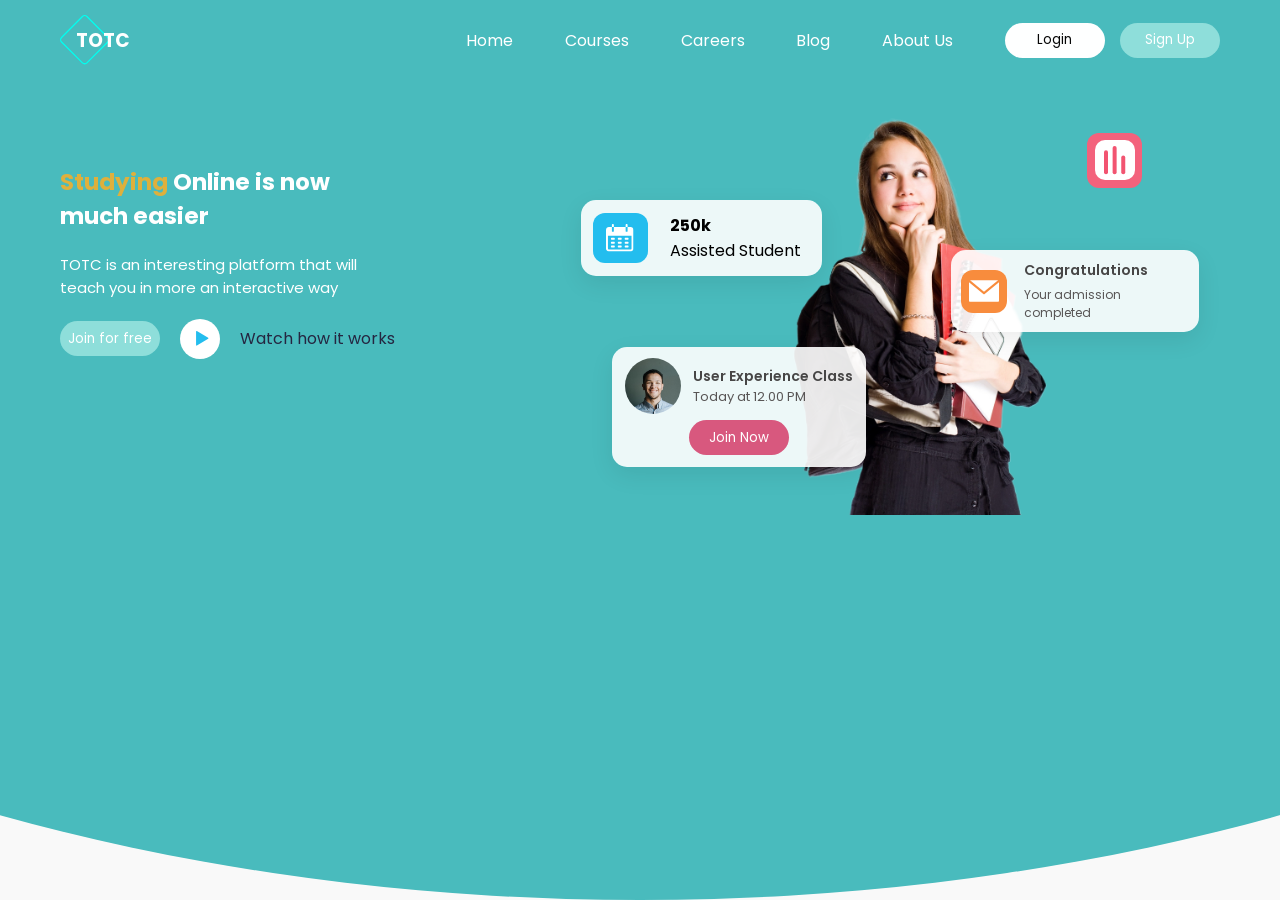
<file: home.html>
<!DOCTYPE html>
<html lang="en">
<head>
    <meta charset="UTF-8">
    <meta name="viewport" content="width=device-width, initial-scale=1.0">
        <link rel="stylesheet" href="home.css">
        <link href="https://fonts.googleapis.com/css2?family=Poppins:wght@400;500;600;700&display=swap" rel="stylesheet">

    <title>home</title>
</head>
<body>
    <section class="hero-section">
    <div class="parent">
        <div class="ch1">
              <svg width="79" height="79" viewBox="0 0 79 79" fill="none" xmlns="http://www.w3.org/2000/svg">
<mask id="stroke0_14_444" fill="white">
<path d="M34.772 1.75741C37.1152 -0.585731 40.9141 -0.585734 43.2573 1.75741L76.272 34.7721C78.6152 37.1153 78.6152 40.9143 76.272 43.2574L43.2573 76.2721C40.9141 78.6153 37.1152 78.6153 34.772 76.2721L1.75729 43.2574C-0.585853 40.9143 -0.585856 37.1153 1.75729 34.7721L34.772 1.75741Z"/>
</mask>
<path d="M1.75729 43.2574L34.772 76.2721C37.1152 78.6153 40.9141 78.6153 43.2573 76.2721L76.272 43.2574C78.6152 40.9143 78.6151 37.1153 76.272 34.7721L43.2573 1.75741C40.9141 -0.585734 37.1151 -0.585731 34.772 1.75741L1.75729 34.7721C-0.585856 37.1153 -0.585853 40.9143 1.75729 43.2574Z" stroke-width="4" stroke="#00FFF0" mask="url(#stroke0_14_444)"/>
</svg>
  
<H3 class="x1">TOTC</H3>

        </div>
        <div class="ch2">
            <li>Home</li>
            <li>Courses</li>
            <li>Careers</li>          
            <li>Blog</li>
            <li>About Us</li>  
            <div class ="x4">
                 <button class="x2" type="button">
                 Login
            </button>

            <button class="x2 x3" type="button">
            Sign Up
            </button>
            </div>
        </div>
    </div>
<div class="UpParent" >
        <div class ="parent2">
                
                <h2 class="ch3"><span class="ch7">Studying</span> Online is now much easier</h2>
                
                
                    <p class="ch4">TOTC is an interesting platform that will teach you in more an interactive way</p>
                
                <div class="ch5">

        <button class="x2 x3 ch6" type="button">
        Join for free
        </button>

        <button class="play-button" type="button" aria-label="Play video">
        <svg  class = "ch8" width="15" height="15" viewBox="0 0 24 28" fill="none" xmlns="http://www.w3.org/2000/svg">
<path d="M22.5751 12.8101C23.2212 13.1987 23.2212 14.1354 22.5751 14.524L1.51538 27.1894C0.848878 27.5903 5.91205e-07 27.1102 6.25202e-07 26.3325L1.73245e-06 1.0016C1.76645e-06 0.223843 0.848877 -0.256205 1.51538 0.144636L22.5751 12.8101Z" fill="#23BDEE"/>
</svg>

         </button>

    <p class="watch-text">Watch how it works</p>
  </div>
</div> 
    <div class="image-box">

    <!-- صورة الفتاة -->
    <img
        src="2f32d3a9082c2e2832481561feec93a5e5c5e8d6.png"
        alt="Student"
        class="ch9"
    >

    <!-- بطاقة إحصائيات الطلاب -->
    <div class="student-card">

        <div class="student-icon">
          <svg width="28" height="28" viewBox="0 0 28 28" fill="none" xmlns="http://www.w3.org/2000/svg">
<g clip-path="url(#clip0_10_1027)">
<path d="M6.87474 0C6.3323 0 5.89258 0.43972 5.89258 0.982161V2.94643H7.85685V0.982161C7.85685 0.43972 7.41713 0 6.87474 0Z" fill="white"/>
<path d="M20.6247 0C20.0823 0 19.6426 0.43972 19.6426 0.982161V2.94643H21.6068V0.982161C21.6069 0.43972 21.1672 0 20.6247 0Z" fill="white"/>
<path d="M24.5536 2.94641H21.6071V6.875C21.6071 7.41744 21.1674 7.85716 20.625 7.85716C20.0825 7.85716 19.6428 7.41744 19.6428 6.875V2.94641H7.85712V6.875C7.85712 7.41744 7.4174 7.85716 6.87496 7.85716C6.33252 7.85716 5.8928 7.41744 5.8928 6.875V2.94641H2.94643C1.31916 2.94641 0 4.26557 0 5.89284V24.5536C0 26.1808 1.31916 27.5 2.94643 27.5H24.5536C26.1808 27.5 27.5 26.1808 27.5 24.5536V5.89284C27.5 4.26557 26.1808 2.94641 24.5536 2.94641ZM25.5357 24.5536C25.5357 25.096 25.096 25.5357 24.5535 25.5357H2.94643C2.40399 25.5357 1.96427 25.096 1.96427 24.5536V11.7857H25.5357V24.5536Z" fill="white"/>
<path d="M7.85756 13.75H5.8933C5.35085 13.75 4.91113 14.1897 4.91113 14.7322C4.91113 15.2746 5.35085 15.7143 5.8933 15.7143H7.85756C8.40001 15.7143 8.83973 15.2746 8.83973 14.7322C8.83973 14.1897 8.40001 13.75 7.85756 13.75Z" fill="white"/>
<path d="M14.7326 13.75H12.7683C12.2259 13.75 11.7861 14.1897 11.7861 14.7322C11.7861 15.2746 12.2259 15.7143 12.7683 15.7143H14.7326C15.275 15.7143 15.7147 15.2746 15.7147 14.7322C15.7147 14.1897 15.275 13.75 14.7326 13.75Z" fill="white"/>
<path d="M21.6076 13.75H19.6433C19.1009 13.75 18.6611 14.1897 18.6611 14.7322C18.6611 15.2746 19.1009 15.7143 19.6433 15.7143H21.6076C22.15 15.7143 22.5897 15.2746 22.5897 14.7322C22.5897 14.1897 22.1499 13.75 21.6076 13.75Z" fill="white"/>
<path d="M7.85756 17.6786H5.8933C5.35085 17.6786 4.91113 18.1183 4.91113 18.6608C4.91113 19.2032 5.35085 19.6429 5.8933 19.6429H7.85756C8.40001 19.6429 8.83973 19.2032 8.83973 18.6608C8.83973 18.1183 8.40001 17.6786 7.85756 17.6786Z" fill="white"/>
<path d="M14.7326 17.6786H12.7683C12.2259 17.6786 11.7861 18.1183 11.7861 18.6608C11.7861 19.2032 12.2259 19.6429 12.7683 19.6429H14.7326C15.275 19.6429 15.7147 19.2032 15.7147 18.6608C15.7147 18.1183 15.275 17.6786 14.7326 17.6786Z" fill="white"/>
<path d="M21.6076 17.6786H19.6433C19.1009 17.6786 18.6611 18.1183 18.6611 18.6608C18.6611 19.2032 19.1009 19.6429 19.6433 19.6429H21.6076C22.15 19.6429 22.5897 19.2032 22.5897 18.6608C22.5897 18.1183 22.1499 17.6786 21.6076 17.6786Z" fill="white"/>
<path d="M7.85756 21.6072H5.8933C5.35085 21.6072 4.91113 22.0469 4.91113 22.5893C4.91113 23.1318 5.35085 23.5714 5.8933 23.5714H7.85756C8.40001 23.5714 8.83973 23.1317 8.83973 22.5893C8.83973 22.0468 8.40001 21.6072 7.85756 21.6072Z" fill="white"/>
<path d="M14.7326 21.6072H12.7683C12.2259 21.6072 11.7861 22.0469 11.7861 22.5893C11.7861 23.1318 12.2259 23.5715 12.7683 23.5715H14.7326C15.275 23.5715 15.7147 23.1318 15.7147 22.5893C15.7147 22.0469 15.275 21.6072 14.7326 21.6072Z" fill="white"/>
<path d="M21.6076 21.6072H19.6433C19.1009 21.6072 18.6611 22.0469 18.6611 22.5893C18.6611 23.1318 19.1009 23.5715 19.6433 23.5715H21.6076C22.15 23.5715 22.5897 23.1318 22.5897 22.5893C22.5897 22.0469 22.1499 21.6072 21.6076 21.6072Z" fill="white"/>
</g>
<defs>
<clipPath id="clip0_10_1027">
<rect width="27.5" height="27.5" fill="white"/>
</clipPath>
</defs>
</svg>


        </div>

        <div class="student-info">
            <strong class="student-info">250k</strong>
            <p class="student-info">Assisted Student</p>
        </div>

    </div>
    <div class ="student-car">
        
            <div class ="ch12">
                <svg class="backImage" width="56" height="56" viewBox="0 0 56 56" fill="none" xmlns="http://www.w3.org/2000/svg" xmlns:xlink="http://www.w3.org/1999/xlink">
<circle cx="28" cy="28" r="28" fill="url(#pattern0_10_999)"/>
<defs>
<pattern id="pattern0_10_999" patternContentUnits="objectBoundingBox" width="1" height="1">
<use xlink:href="#image0_10_999" transform="scale(0.00233645)"/>
</pattern>
<image id="image0_10_999" width="428" height="428" preserveAspectRatio="none" xlink:href="[data-uri]"/>
</defs>
</svg>
                <div class="ch13">
                <strong class="student-">User Experience Class</strong>
                    <p class="student-1">Today at 12.00 PM</p>
                    </div>
            </div>
       <button class ="ch11" type="button">
        Join Now
       </button>    

    </div>
    <div class="student-ca">
        <div class="student-ico">   
        <svg class="ch15" width="30" height="30" viewBox="0 0 30 30" fill="none" xmlns="http://www.w3.org/2000/svg">
<path d="M28.9294 4.28577H1.07227L15.0008 15.7586L29.0869 4.31791C29.0353 4.30284 28.9827 4.29211 28.9294 4.28577Z" fill="white"/>
<path d="M15.676 17.9743C15.2813 18.2975 14.7133 18.2975 14.3186 17.9743L0 6.17786V24.6428C0 25.2346 0.479694 25.7143 1.07145 25.7143H28.9285C29.5203 25.7143 30 25.2346 30 24.6428V6.33644L15.676 17.9743Z" fill="white"/>
</svg>
</div>

        <div class="ch14">
            <h3 class="student-">Congratulations</h3>
                    <p class="student-2">Your admission completed</p>
        </div>
    </div>
    <div class="student-ic">
        <div class="student-i">
            <svg class="ch16" width="22" height="29" viewBox="0 0 22 29" fill="none" xmlns="http://www.w3.org/2000/svg">
<path d="M10.625 2V26.15" stroke-width="4" stroke-linecap="round" stroke="#F25471"/>
<path d="M2 6.3125L2 26.15" stroke-width="4" stroke-linecap="round" stroke="#F25471"/>
<path d="M19.25 11.4875V26.15" stroke-width="4" stroke-linecap="round" stroke="#F25471"/>
</svg>

        </div>
    </div>
</div>

 </div>   
 </section>
</body>
</html>
</file>
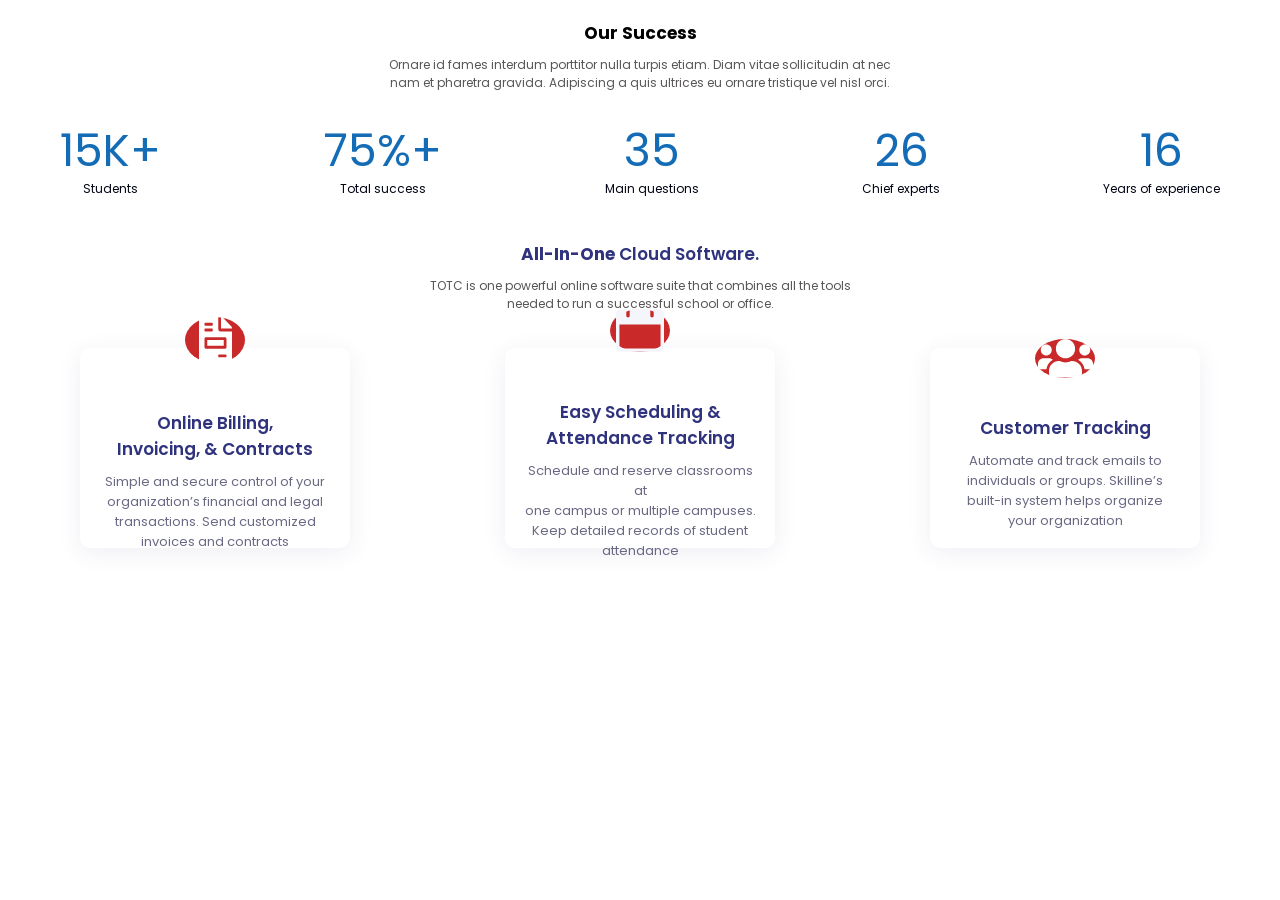
<file: landing.html>
<!DOCTYPE html>
<html lang="en">
<head>
    <meta charset="UTF-8">
    <meta name="viewport" content="width=device-width, initial-scale=1.0">
    <title>landing </title>
    <link rel="stylesheet" href="landing.css">
    <link href="https://fonts.googleapis.com/css2?family=Poppins:wght@400;500;600;700&display=swap" rel="stylesheet">

</head>
<body>
    
    <h1 class="x1">Our Success</h1>
    <p class="x2">Ornare id fames interdum porttitor nulla turpis etiam. 
        Diam vitae sollicitudin at nec</p>
        <p class="x2"> nam et pharetra gravida. 
        Adipiscing a quis ultrices eu ornare tristique vel nisl orci. </p>
        
            <div class="parent">
                <div class="child1">
                    <h2 class="x3">15K+</h2>
                    <h6 class="x4">Students</h6> 

                </div>
                <div class="child1">
                    <h2 class="x3">75%+</h2>
                    <h6 class="x4">Total success</h6> 
                </div>
                <div class="child1">
                    <h2 class="x3">35</h2>
                    <h6 class="x4">Main questions</h6> 
                </div>
                <div class="child1">
                    <h2 class="x3">26</h2>
                    <h6 class="x4">Chief experts</h6> 
                </div>
                <div class="child1">
                    <h2 class="x3">16</h2>
                    <h6 class="x4">Years of experience</h6> 
                </div>
              
                
            </div>
            <H3 class="x5">All-In-One <span class="x6">Cloud Software.</span></H3>
            <p class="x2">TOTC is one powerful online software suite that combines all the tools 
                <p class="x2">needed to run a successful school or office.</p>
</p>
<div class="child2">

    <div class="step1"> 
        
            <button class="play-button" type="button" ><svg width="33" height="46" viewBox="0 0 33 46" fill="none" xmlns="http://www.w3.org/2000/svg">
                <path d="M24.75 23H8.25V28.75H24.75V23ZM32.3984 9.43359L23.9852 0.628906C23.5984 0.224609 23.0742 0 22.5242 0H22V11.5H33V10.952C33 10.3859 32.7852 9.83789 32.3984 9.43359ZM19.25 12.2188V0H2.0625C0.919531 0 0 0.961328 0 2.15625V43.8438C0 45.0387 0.919531 46 2.0625 46H30.9375C32.0805 46 33 45.0387 33 43.8438V14.375H21.3125C20.1781 14.375 19.25 13.4047 19.25 12.2188ZM5.5 6.46875C5.5 6.07164 5.80766 5.75 6.1875 5.75H13.0625C13.4423 5.75 13.75 6.07164 13.75 6.46875V7.90625C13.75 8.30336 13.4423 8.625 13.0625 8.625H6.1875C5.80766 8.625 5.5 8.30336 5.5 7.90625V6.46875ZM5.5 12.2188C5.5 11.8216 5.80766 11.5 6.1875 11.5H13.0625C13.4423 11.5 13.75 11.8216 13.75 12.2188V13.6562C13.75 14.0534 13.4423 14.375 13.0625 14.375H6.1875C5.80766 14.375 5.5 14.0534 5.5 13.6562V12.2188ZM27.5 39.5312C27.5 39.9284 27.1923 40.25 26.8125 40.25H19.9375C19.5577 40.25 19.25 39.9284 19.25 39.5312V38.0938C19.25 37.6966 19.5577 37.375 19.9375 37.375H26.8125C27.1923 37.375 27.5 37.6966 27.5 38.0938V39.5312ZM27.5 21.5625V30.1875C27.5 30.9817 26.8847 31.625 26.125 31.625H6.875C6.11531 31.625 5.5 30.9817 5.5 30.1875V21.5625C5.5 20.7683 6.11531 20.125 6.875 20.125H26.125C26.8847 20.125 27.5 20.7683 27.5 21.5625Z" fill="white"/>
                </svg>


            </button>
        
        <h3 class="x6 x8">Online Billing,
        </h3>
        <h3 class="x6"> 
            Invoicing, & Contracts
        </h3>
        
        <div class = "x7">
            <p>Simple and secure control of your </p>
                <p>organization’s financial and legal</p> 
                <p>transactions. Send customized</p> 
                <p>invoices and contracts</p>
    </div>
  </div>
    <div class="step2">

      <button class="play-button" type="button" >
                <svg width="48" height="43" viewBox="0 0 48 43" fill="none" xmlns="http://www.w3.org/2000/svg">
<path d="M42.8571 0H37.7143V6.85717C37.7143 7.80398 36.9468 8.57149 36 8.57149C35.0532 8.57149 34.2857 7.80398 34.2857 6.85717V0H13.7142V6.85717C13.7142 7.80398 12.9467 8.57149 11.9999 8.57149C11.0531 8.57149 10.2856 7.80398 10.2856 6.85717V0H5.14285C2.30253 0 0 2.30253 0 5.14285V37.7143C0 40.5546 2.30253 42.8571 5.14285 42.8571H42.8571C45.6975 42.8571 48 40.5546 48 37.7143V5.14285C48 2.30253 45.6975 0 42.8571 0ZM44.5714 37.7143C44.5714 38.6611 43.8039 39.4286 42.857 39.4286H5.14285C4.19605 39.4286 3.42854 38.6611 3.42854 37.7143V15.4286H44.5714V37.7143Z" fill="#F5F5FC"/>
</svg>

                
            </button> 
            <h3 class="x6 x8">Easy Scheduling & 
        </h3>
        <h3 class="x6"> 
            Attendance Tracking
        </h3>
        
        <div class = "x7">
            <p>Schedule and reserve classrooms at </p>
                <p>one campus or multiple campuses.</p> 
                <p>Keep detailed records of student </p> 
                <p>attendance</p>
        </div>
            </div>

    <div class="step3">
             <button class="play-button" type="button" >
                <svg width="55" height="39" viewBox="0 0 55 39" fill="none" xmlns="http://www.w3.org/2000/svg">
<path d="M8.25 16.5C11.2836 16.5 13.75 14.0336 13.75 11C13.75 7.96641 11.2836 5.5 8.25 5.5C5.21641 5.5 2.75 7.96641 2.75 11C2.75 14.0336 5.21641 16.5 8.25 16.5ZM46.75 16.5C49.7836 16.5 52.25 14.0336 52.25 11C52.25 7.96641 49.7836 5.5 46.75 5.5C43.7164 5.5 41.25 7.96641 41.25 11C41.25 14.0336 43.7164 16.5 46.75 16.5ZM49.5 19.25H44C42.4875 19.25 41.1211 19.8602 40.1242 20.8484C43.5875 22.7477 46.0453 26.1766 46.5781 30.25H52.25C53.7711 30.25 55 29.0211 55 27.5V24.75C55 21.7164 52.5336 19.25 49.5 19.25ZM27.5 19.25C32.8195 19.25 37.125 14.9445 37.125 9.625C37.125 4.30547 32.8195 0 27.5 0C22.1805 0 17.875 4.30547 17.875 9.625C17.875 14.9445 22.1805 19.25 27.5 19.25ZM34.1 22H33.3867C31.5992 22.8594 29.6141 23.375 27.5 23.375C25.3859 23.375 23.4094 22.8594 21.6133 22H20.9C15.4344 22 11 26.4344 11 31.9V34.375C11 36.6523 12.8477 38.5 15.125 38.5H39.875C42.1523 38.5 44 36.6523 44 34.375V31.9C44 26.4344 39.5656 22 34.1 22ZM14.8758 20.8484C13.8789 19.8602 12.5125 19.25 11 19.25H5.5C2.46641 19.25 0 21.7164 0 24.75V27.5C0 29.0211 1.22891 30.25 2.75 30.25H8.41328C8.95469 26.1766 11.4125 22.7477 14.8758 20.8484Z" fill="white"/>
</svg>

                
</button>
    
        <h3 class="x6">Customer Tracking 
        </h3>
        
    
    <div class = "x7">
            <p>Automate and track emails to </p>
                <p>individuals or groups. Skilline’s</p> 
                <p>built-in system helps organize </p> 
                <p>your organization</p>
        </div>
        
    </div>

</div>
    
</body>
</html>
</file>
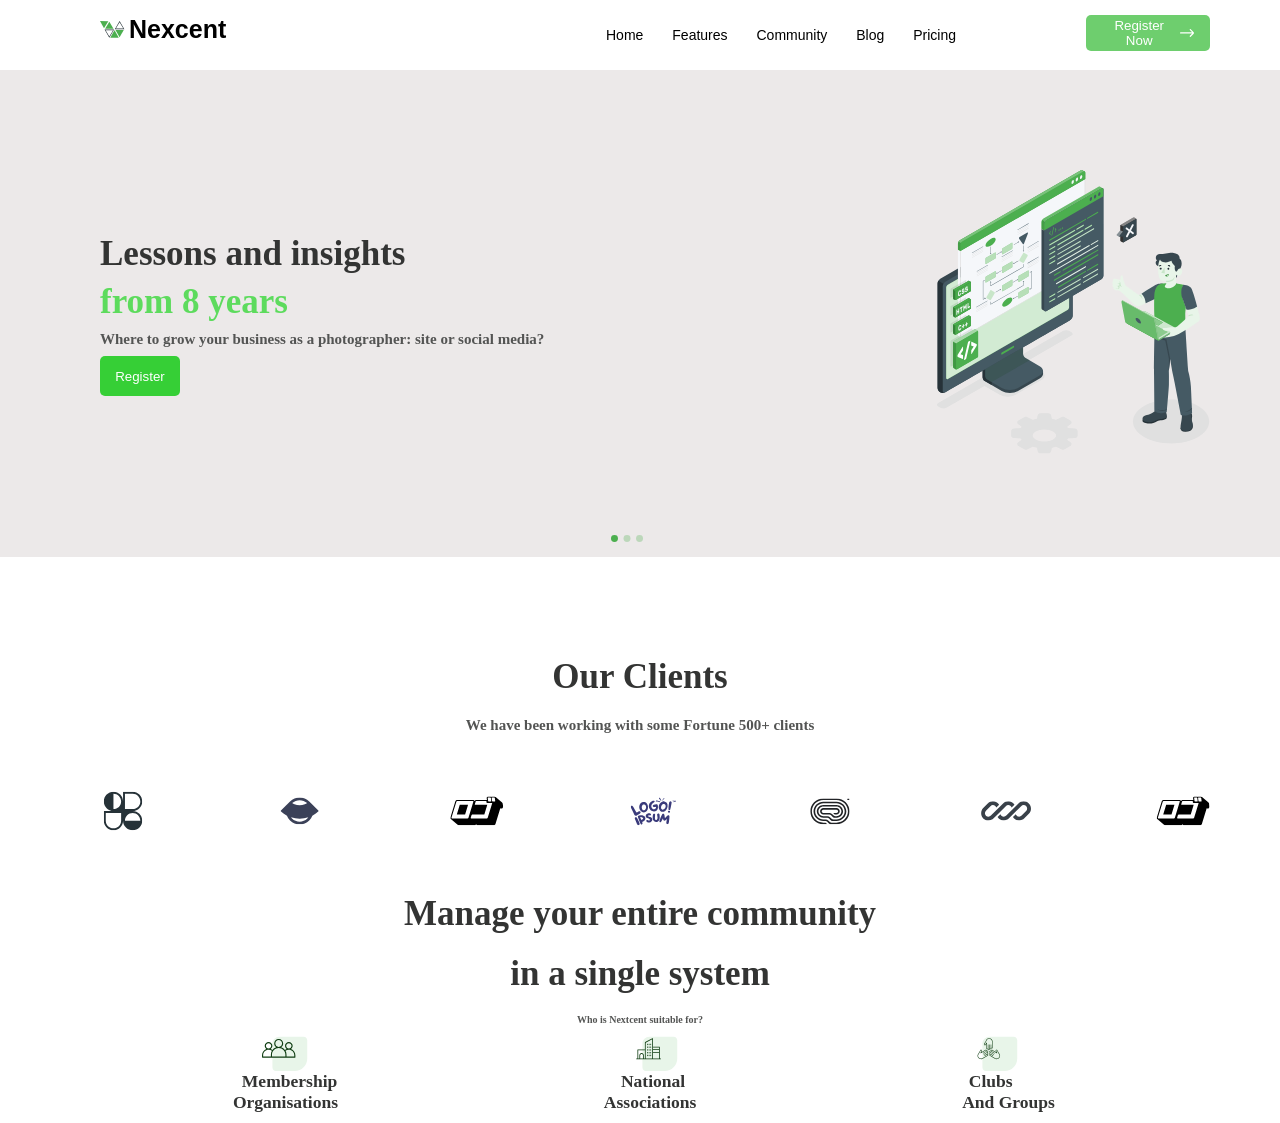
<file: learing.html>
<!DOCTYPE html>
<html lang="en">
<head>
    <meta charset="UTF-8">
    <meta name="viewport" content="width=device-width, initial-scale=1.0">
    <title>Document</title>
        <link rel="stylesheet" href="learing.css">

</head>
<body>
    <div class="Parent">
        <div>
      <svg width="25" height="17" viewBox="0 0 25 17" fill="none" xmlns="http://www.w3.org/2000/svg">
<path d="M13.0766 9.14215L9.32411 15.5689L5.57168 9.14215H13.0766ZM14.0818 8.56775H4.56235L9.32411 16.7056L14.0818 8.56775Z" fill="#263238"/>
<path d="M19.6007 1.14878L23.3531 7.57551H15.8482L19.6007 1.14878ZM19.6007 0L14.8389 8.13785H24.3624L19.6007 0Z" fill="#263238"/>
<path d="M0 0L3.99259 7.19795L8.35551 0.180742L0 0Z" fill="#4CAF4F"/>
<path d="M9.32422 0.630615L13.5122 7.7884H5.12814L9.32422 0.630615Z" fill="#4CAF4F"/>
<path d="M14.5906 9.35107L18.7827 16.7057H10.1992L14.4604 9.35107H14.5906Z" fill="#4CAF4F"/>
<path d="M15.4982 8.90515L19.6007 16.1473L23.7601 8.90515H15.4982Z" fill="#4CAF4F"/>
</svg>
<b class ="x1">Nexcent</b>

        </div>

        
        <div class="x2">
            
            <div class = "child">
                <li>Home</li>
                <li>Features</li>
                <li>Community</li>          
                <li>Blog</li>
                <li>Pricing</li>   


            </div>
           
            
        </div>
        <div > <button class="x4"> 
                Register Now <svg width="15" height="8" viewBox="0 0 9 5" fill="none" xmlns="http://www.w3.org/2000/svg">
<path d="M6.47357 4.55933L8.19268 2.84022C8.39656 2.63634 8.39656 2.30579 8.19268 2.10191L6.47357 0.3828M8.03977 2.47106L0.382812 2.47106" stroke="white" stroke-width="0.765676" stroke-linecap="round"/>
</svg>
 
            </button>
            </div>
    </div>
    <div class="parent-up">
            <div class="Parent-2">
        <div class="chaild-2">
            <h1 class="x5">Lessons and insights </h1>
            <h2 class="x6">from 8 years</h2>
            <h4 class="x7">Where to grow your business as a photographer: site or social media?</h4>
            <button class="x8">Register</button>
            
        </div>

        <div >
            <svg width="273" height="284" viewBox="0 0 273 284" fill="none" xmlns="http://www.w3.org/2000/svg">
<path d="M234.083 273.577C255.114 273.577 272.163 263.737 272.163 251.597C272.163 239.458 255.114 229.617 234.083 229.617C213.052 229.617 196.003 239.458 196.003 251.597C196.003 263.737 213.052 273.577 234.083 273.577Z" fill="#E0E0E0"/>
<path d="M103.224 283.272C102.6 283.265 101.997 283.045 101.515 282.647C101.034 282.249 100.703 281.699 100.579 281.087L99.9632 277.848C98.5739 277.594 97.2014 277.256 95.8531 276.836H95.747L90.0452 279.481C89.5767 279.684 89.0682 279.777 88.5583 279.754C88.0484 279.731 87.5505 279.591 87.1024 279.347L81.4431 276.066C81.1016 275.882 80.8133 275.614 80.6061 275.286C80.399 274.959 80.2801 274.583 80.2608 274.196C80.2416 273.809 80.3228 273.423 80.4965 273.077C80.6701 272.73 80.9304 272.435 81.2521 272.218L84.6901 269.743C84.378 269.328 84.0921 268.893 83.8341 268.442L76.5902 267.989C75.9327 267.948 75.3155 267.658 74.8636 267.179C74.4117 266.7 74.159 266.067 74.1567 265.408V261.165C74.1571 260.506 74.408 259.872 74.8586 259.391C75.3092 258.911 75.9257 258.619 76.5832 258.576L83.8271 258.117C84.0851 257.668 84.371 257.236 84.683 256.822L81.2309 254.368C80.9092 254.152 80.6489 253.856 80.4752 253.51C80.3016 253.163 80.2204 252.778 80.2396 252.391C80.2588 252.004 80.3778 251.628 80.5849 251.301C80.7921 250.973 81.0804 250.705 81.4219 250.521L87.0812 247.24C87.5738 246.965 88.1299 246.823 88.6941 246.83C89.1523 246.823 89.6063 246.917 90.024 247.105L95.7328 249.75H95.8036C97.1683 249.327 98.5573 248.987 99.9632 248.732L100.579 245.493C100.702 244.881 101.032 244.329 101.514 243.931C101.996 243.533 102.6 243.313 103.224 243.308H111.579C112.203 243.314 112.807 243.535 113.288 243.933C113.77 244.33 114.1 244.881 114.225 245.493L114.84 248.732C116.226 248.987 117.596 249.322 118.943 249.736H119.049L124.758 247.091C125.173 246.904 125.625 246.81 126.081 246.815C126.647 246.808 127.206 246.95 127.701 247.226L133.36 250.507C133.7 250.691 133.988 250.96 134.194 251.287C134.401 251.614 134.52 251.989 134.54 252.375C134.559 252.761 134.48 253.146 134.308 253.493C134.136 253.84 133.878 254.136 133.558 254.354L130.113 256.829C130.426 257.244 130.714 257.676 130.976 258.124L138.22 258.583C138.878 258.626 139.494 258.918 139.945 259.398C140.395 259.879 140.646 260.513 140.646 261.172V265.415C140.644 266.073 140.393 266.706 139.943 267.187C139.493 267.667 138.877 267.959 138.22 268.003L130.976 268.456C130.716 268.907 130.428 269.342 130.113 269.757L133.558 272.233C133.878 272.451 134.136 272.747 134.308 273.094C134.48 273.44 134.559 273.825 134.54 274.212C134.52 274.598 134.401 274.973 134.194 275.3C133.988 275.627 133.7 275.896 133.36 276.08L127.701 279.361C127.205 279.634 126.647 279.775 126.081 279.771C125.625 279.774 125.175 279.68 124.758 279.496L119.049 276.851H118.978C117.616 277.276 116.23 277.619 114.826 277.876L114.21 281.108C114.087 281.721 113.757 282.273 113.276 282.672C112.794 283.071 112.19 283.293 111.565 283.3L103.224 283.272ZM107.405 259.453C104.384 259.382 101.395 260.088 98.7252 261.504C96.7798 262.629 95.6621 264.064 95.6621 265.457C95.6621 266.851 96.7798 268.286 98.7252 269.411C101.421 270.759 104.394 271.462 107.409 271.462C110.423 271.462 113.396 270.759 116.092 269.411C118.038 268.286 119.148 266.851 119.148 265.457C119.148 264.064 118.038 262.629 116.092 261.504C113.42 260.089 110.429 259.383 107.405 259.453Z" fill="#E0E0E0"/>
<path d="M134.49 162.23L132.12 160.865C131.219 160.408 130.223 160.17 129.213 160.17C128.202 160.17 127.206 160.408 126.305 160.865L1.19906 233.106C-0.399688 234.026 -0.399688 235.539 1.19906 236.458L3.56182 237.823C4.46418 238.28 5.46141 238.518 6.47283 238.518C7.48425 238.518 8.48147 238.28 9.38383 237.823L47.3861 215.9L62.7864 224.782C67.1441 227.3 74.2819 227.3 78.6396 224.782L104.856 209.648C108.577 207.526 108.577 203.99 104.856 201.869L88.3099 192.244L134.497 165.589C136.089 164.663 136.089 163.156 134.49 162.23Z" fill="#E0E0E0"/>
<g opacity="0.1">
<path opacity="0.1" d="M139.336 39.7268L26.1495 105.052V169.076C26.1411 169.446 26.2447 169.811 26.4466 170.122C26.5141 170.234 26.6082 170.327 26.7205 170.394C26.8329 170.461 26.9599 170.498 27.0904 170.504C27.2528 170.501 27.4115 170.454 27.5502 170.37L142.031 104.239V41.2968C142.031 39.5571 140.821 38.864 139.336 39.7268Z" fill="#103E13"/>
</g>
<path d="M81.0094 221.02L102.699 208.488C104.934 207.194 106.052 205.504 106.052 203.814C106.052 202.123 106.052 200.794 106.052 200.794L85.6359 189.217C85.0082 188.806 84.486 188.253 84.1112 187.603C83.7364 186.953 83.5196 186.225 83.4782 185.476V158.743L45.6104 180.631V207.364C45.6467 208.109 45.8576 208.835 46.2263 209.484C46.5949 210.132 47.1109 210.685 47.7327 211.098L64.7813 220.999C69.2875 223.601 76.5385 223.601 81.0094 221.02Z" fill="#37474F"/>
<path d="M54.7007 212.095V215.101L47.761 211.098C47.1334 210.687 46.6111 210.134 46.2363 209.484C45.8616 208.834 45.6447 208.106 45.6034 207.357V180.631L52.819 176.466C52.9746 178.297 53.1303 180.193 53.2859 182.039L48.2208 184.966V205.85C48.2549 206.597 48.4649 207.325 48.8336 207.975C49.2024 208.625 49.7196 209.179 50.3431 209.592L54.7007 212.095Z" fill="#263238"/>
<path d="M48.2208 205.858C48.2582 206.603 48.4695 207.33 48.838 207.98C49.2065 208.629 49.7219 209.184 50.343 209.599L64.7742 218.007C69.2522 220.589 76.5031 220.589 80.974 218.007L102.67 205.476C107.148 202.894 107.148 198.708 102.67 196.126L88.225 187.711C87.5958 187.301 87.0723 186.749 86.6973 186.099C86.3223 185.448 86.1065 184.719 86.0674 183.969V163.093L48.2208 184.967V205.858Z" fill="#455A64"/>
<path opacity="0.15" d="M92.6604 190.249L88.2674 187.711C87.6382 187.301 87.1147 186.749 86.7398 186.099C86.3648 185.448 86.1489 184.719 86.1098 183.969V163.093L48.2208 184.967V205.858C48.2582 206.603 48.4695 207.33 48.838 207.98C49.2065 208.629 49.7219 209.184 50.343 209.599L54.6653 212.088L92.6604 190.249Z" fill="#103E13"/>
<path d="M3.08774 222.343C3.90683 222.738 4.80755 222.935 5.717 222.918C6.62644 222.901 7.51906 222.67 8.3226 222.244C26.9488 211.494 114.343 161.049 132.969 150.306C133.753 149.792 134.405 149.102 134.873 148.29C135.342 147.478 135.612 146.567 135.664 145.631V41.2827C135.702 40.3585 135.485 39.4417 135.038 38.6317C134.592 37.8218 133.931 37.1497 133.129 36.6883C132.327 36.227 131.414 35.9941 130.49 36.0148C129.565 36.0356 128.663 36.3092 127.882 36.806L3.25752 108.743C2.47868 109.26 1.83177 109.952 1.36864 110.764C0.905508 111.576 0.639035 112.485 0.590576 113.418V217.767C0.620764 218.671 0.862333 219.556 1.29595 220.351C1.72957 221.146 2.34321 221.828 3.08774 222.343Z" fill="#37474F"/>
<path d="M8.32266 222.244L132.969 150.299C133.754 149.787 134.407 149.096 134.876 148.284C135.344 147.472 135.614 146.561 135.664 145.624V41.2827C135.664 39.5571 134.454 38.864 132.969 39.7268L8.32266 111.664C7.53739 112.177 6.88408 112.867 6.41577 113.679C5.94747 114.492 5.67737 115.403 5.62741 116.339V220.688C5.62034 222.406 6.83001 223.099 8.32266 222.244Z" fill="#455A64"/>
<path d="M9.19281 208.099V117.576C9.22416 117.002 9.39032 116.442 9.67788 115.943C9.96544 115.445 10.3663 115.02 10.8482 114.705L130.436 45.6815C131.349 45.1511 132.092 45.5825 132.092 46.6363V137.159C132.061 137.736 131.894 138.297 131.605 138.797C131.316 139.297 130.913 139.722 130.429 140.037L10.8482 209.061C9.93559 209.584 9.19281 209.16 9.19281 208.099Z" fill="#4CAF4F"/>
<path opacity="0.75" d="M9.19281 208.099V117.576C9.22416 117.002 9.39032 116.442 9.67788 115.943C9.96544 115.445 10.3663 115.02 10.8482 114.705L130.436 45.6815C131.349 45.1511 132.092 45.5825 132.092 46.6363V137.159C132.061 137.736 131.894 138.297 131.605 138.797C131.316 139.297 130.913 139.722 130.429 140.037L10.8482 209.061C9.93559 209.584 9.19281 209.16 9.19281 208.099Z" fill="white"/>
<path d="M1.35467 110.759L6.41975 113.68C5.93674 114.489 5.66207 115.405 5.62038 116.346V220.688C5.62038 222.258 6.68857 223.135 8.32269 222.244C7.52076 222.675 6.62761 222.909 5.71724 222.926C4.80687 222.943 3.90551 222.743 3.08784 222.343C2.34709 221.9 1.72786 221.281 1.28581 220.541C0.84375 219.8 0.592726 218.961 0.555298 218.099V113.432C0.59101 112.488 0.866067 111.568 1.35467 110.759Z" fill="#263238"/>
<path d="M65.135 182.258L76.1495 175.893C76.7012 175.582 77.1398 175.801 77.1398 176.395C77.1151 176.727 77.0125 177.049 76.8405 177.334C76.6684 177.619 76.4317 177.859 76.1495 178.036L65.135 184.401C64.5903 184.719 64.1447 184.493 64.1447 183.906C64.1683 183.572 64.2704 183.25 64.4425 182.963C64.6145 182.677 64.8518 182.435 65.135 182.258Z" fill="#4CAF4F"/>
<path d="M24.5934 167.336C24.7566 167.331 24.9154 167.282 25.0532 167.194L146.219 97.1805C146.716 96.8537 147.13 96.4159 147.428 95.9016C147.726 95.3873 147.901 94.8107 147.938 94.2173V2.69025C147.938 2.04669 147.669 1.66479 147.231 1.66479C146.98 1.67165 146.736 1.74487 146.523 1.87696L25.3504 71.8624C24.8534 72.1908 24.4395 72.6299 24.1412 73.1454C23.8429 73.6608 23.6684 74.2384 23.6313 74.8327V165.879C23.6247 166.249 23.7281 166.614 23.9285 166.926C23.9965 167.044 24.0929 167.143 24.209 167.215C24.3251 167.286 24.4572 167.328 24.5934 167.336Z" fill="#F5F7FA"/>
<path d="M21.7284 166.148C21.9335 166.254 23.3908 167.081 24.0275 167.449C23.7934 167.261 23.6072 167.019 23.4843 166.745C23.3613 166.471 23.305 166.172 23.3201 165.872V80.9359L20.9219 79.5215V164.507C20.9008 164.827 20.9642 165.147 21.1058 165.435C21.2473 165.723 21.462 165.969 21.7284 166.148Z" fill="#F5F7FA"/>
<path d="M147.216 1.98305C147.57 1.98305 147.62 2.42152 147.62 2.69026V94.2103C147.583 94.7483 147.423 95.2708 147.154 95.7379C146.884 96.2049 146.511 96.604 146.063 96.9048L24.8975 166.919C24.8058 166.975 24.701 167.007 24.5933 167.01C24.2608 167.01 23.9708 166.494 23.9708 165.9V74.8115C24.0038 74.2726 24.1615 73.7487 24.4316 73.2811C24.7017 72.8135 25.0767 72.415 25.5271 72.1171L146.693 2.15279C146.849 2.05117 147.03 1.99262 147.216 1.98305ZM147.216 1.35364C146.92 1.36163 146.632 1.44961 146.382 1.60823L25.2088 71.5654C24.6645 71.922 24.2118 72.4016 23.8873 72.9656C23.5629 73.5295 23.3758 74.1619 23.3412 74.8115V165.879C23.3412 166.82 23.8647 167.626 24.5933 167.626C24.8136 167.622 25.0287 167.558 25.2158 167.442L146.374 97.4281C146.922 97.0751 147.377 96.5975 147.704 96.0346C148.032 95.4716 148.221 94.8392 148.256 94.1891V2.69026C148.256 1.84161 147.832 1.35364 147.216 1.35364Z" fill="#E0E0E0"/>
<path d="M148.25 2.64784V8.92079L23.342 81.0562L20.9438 79.6418V73.4749C20.9705 72.8123 21.1653 72.1674 21.5098 71.6008C21.8239 71.0428 22.2741 70.5733 22.8185 70.2359L143.984 0.250396C144.18 0.109466 144.411 0.0244791 144.651 0.00454578C144.892 -0.0153875 145.133 0.0304845 145.35 0.137242C145.696 0.349405 147.337 1.28292 147.67 1.45265C147.722 1.47736 147.77 1.51085 147.811 1.55166C147.868 1.5935 147.918 1.64355 147.96 1.70018C148.008 1.75838 148.048 1.82256 148.08 1.89112C148.124 1.96065 148.155 2.03723 148.172 2.11743C148.199 2.20026 148.218 2.28553 148.229 2.37203C148.244 2.46316 148.251 2.55545 148.25 2.64784Z" fill="#4CAF4F"/>
<path opacity="0.15" d="M148.25 2.64784V8.92079L23.342 81.0562L20.9438 79.6418V73.4749C20.9705 72.8123 21.1653 72.1674 21.5098 71.6008C21.8239 71.0428 22.2741 70.5733 22.8185 70.2359L143.984 0.250396C144.18 0.109466 144.411 0.0244791 144.651 0.00454578C144.892 -0.0153875 145.133 0.0304845 145.35 0.137242C145.696 0.349405 147.337 1.28292 147.67 1.45265C147.722 1.47736 147.77 1.51085 147.811 1.55166C147.868 1.5935 147.918 1.64355 147.96 1.70018C148.008 1.75838 148.048 1.82256 148.08 1.89112C148.124 1.96065 148.155 2.03723 148.172 2.11743C148.199 2.20026 148.218 2.28553 148.229 2.37203C148.244 2.46316 148.251 2.55545 148.25 2.64784Z" fill="#103E13"/>
<path d="M148.249 2.64793V8.92088L23.3412 81.0563V74.8611C23.3464 74.4618 23.423 74.0666 23.5676 73.6942C23.5886 73.6287 23.6146 73.5649 23.6454 73.5033C23.7188 73.328 23.8038 73.1579 23.9 72.9941C24.2125 72.4287 24.6657 71.9537 25.2158 71.615L146.374 1.60833C146.577 1.45633 146.82 1.3695 147.073 1.35939C147.326 1.34929 147.576 1.41638 147.789 1.55175C147.846 1.59359 147.896 1.64364 147.938 1.70026C147.986 1.75847 148.026 1.82265 148.058 1.89121C148.102 1.96074 148.133 2.03732 148.15 2.11752C148.177 2.20035 148.196 2.28562 148.207 2.37211C148.229 2.46261 148.243 2.55491 148.249 2.64793Z" fill="#4CAF4F"/>
<path d="M135.707 10.1655C135.335 10.4608 135.037 10.8377 134.834 11.2669C134.632 11.6962 134.531 12.1662 134.54 12.6407C134.54 13.6379 135.063 14.14 135.707 13.7652C136.078 13.4699 136.377 13.093 136.579 12.6638C136.782 12.2345 136.883 11.7644 136.874 11.2899C136.839 10.3352 136.315 9.79066 135.707 10.1655Z" fill="#F5F7FA"/>
<path d="M139.88 7.73269C139.508 8.02726 139.209 8.404 139.006 8.83342C138.804 9.26284 138.704 9.73328 138.713 10.2079C138.713 11.198 139.237 11.7072 139.88 11.3324C140.254 11.0382 140.554 10.6617 140.758 10.2323C140.961 9.80293 141.063 9.3323 141.055 8.85715C141.055 7.85999 140.531 7.35787 139.88 7.73269Z" fill="#F5F7FA"/>
<path d="M144.097 5.29277C143.723 5.58699 143.423 5.96348 143.219 6.39286C143.016 6.82223 142.914 7.29286 142.922 7.76801C142.922 8.76518 143.446 9.2673 144.097 8.89955C144.468 8.60389 144.766 8.22694 144.968 7.79777C145.171 7.36861 145.272 6.89871 145.264 6.42431C145.264 5.42714 144.74 4.92502 144.097 5.29277Z" fill="#F5F7FA"/>
<path d="M146.382 1.60824L25.2158 71.5654C24.6619 71.9169 24.2066 72.4037 23.893 72.9799L21.5161 71.5654C21.8234 71.0029 22.272 70.5301 22.8177 70.1935L143.983 0.250396C144.179 0.109466 144.41 0.0244791 144.65 0.00454578C144.891 -0.0153875 145.132 0.0304845 145.349 0.137242C145.681 0.342333 147.238 1.22634 147.634 1.43851C147.427 1.36385 147.205 1.34029 146.987 1.36985C146.769 1.3994 146.561 1.48118 146.382 1.60824Z" fill="#4CAF4F"/>
<g opacity="0.5">
<path opacity="0.5" d="M146.382 1.60824L25.2158 71.5654C24.6619 71.9169 24.2066 72.4037 23.893 72.9799L21.5161 71.5654C21.8234 71.0029 22.272 70.5301 22.8177 70.1935L143.983 0.250396C144.179 0.109466 144.41 0.0244791 144.65 0.00454578C144.891 -0.0153875 145.132 0.0304845 145.349 0.137242C145.681 0.342333 147.238 1.22634 147.634 1.43851C147.427 1.36385 147.205 1.34029 146.987 1.36985C146.769 1.3994 146.561 1.48118 146.382 1.60824Z" fill="white"/>
</g>
<path d="M53.6467 84.0548C53.6017 84.0548 53.5585 84.0369 53.5267 84.0051C53.4948 83.9733 53.4769 83.9301 53.4769 83.8851V76.7493C53.4769 76.7043 53.4948 76.6611 53.5267 76.6293C53.5585 76.5975 53.6017 76.5796 53.6467 76.5796C53.6687 76.5796 53.6904 76.584 53.7106 76.5926C53.7309 76.6012 53.7491 76.6138 53.7643 76.6297C53.7795 76.6456 53.7914 76.6643 53.7991 76.6849C53.8069 76.7055 53.8104 76.7274 53.8094 76.7493V83.8851C53.8104 83.907 53.8069 83.9289 53.7991 83.9495C53.7914 83.97 53.7795 83.9888 53.7643 84.0047C53.7491 84.0205 53.7309 84.0332 53.7106 84.0418C53.6904 84.0504 53.6687 84.0548 53.6467 84.0548Z" fill="#455A64"/>
<path d="M53.0453 83.2133L53.6184 83.7861L54.1843 83.2133V83.7012L53.6184 84.267L53.0453 83.7012V83.2133Z" fill="#455A64"/>
<path d="M59.6809 84.8327C59.6506 84.8346 59.6203 84.8276 59.5939 84.8125C59.5675 84.7974 59.5461 84.775 59.5324 84.7479C59.5212 84.7289 59.514 84.708 59.5111 84.6862C59.5083 84.6644 59.5099 84.6422 59.5158 84.6211C59.5218 84.6 59.532 84.5802 59.5458 84.5631C59.5595 84.546 59.5766 84.5319 59.596 84.5215L64.2933 81.8059C64.3127 81.7945 64.3343 81.7872 64.3566 81.7843C64.3789 81.7814 64.4016 81.7829 64.4233 81.7888C64.4451 81.7947 64.4654 81.8049 64.4831 81.8188C64.5009 81.8326 64.5157 81.8499 64.5267 81.8695C64.5474 81.9081 64.5523 81.9533 64.5404 81.9955C64.5286 82.0377 64.5008 82.0736 64.4631 82.0958L59.7587 84.8115C59.7354 84.826 59.7084 84.8333 59.6809 84.8327Z" fill="#455A64"/>
<path d="M64.0811 82.7818L64.2933 82.0039L63.5151 81.7917L63.9325 81.5513L64.7107 81.7564L64.5055 82.5343L64.0811 82.7818Z" fill="#455A64"/>
<path d="M58.8108 122.322C58.7805 122.324 58.7502 122.317 58.7238 122.302C58.6974 122.287 58.676 122.264 58.6623 122.237C58.6511 122.218 58.6439 122.197 58.641 122.175C58.6382 122.154 58.6398 122.131 58.6457 122.11C58.6517 122.089 58.6618 122.069 58.6756 122.052C58.6894 122.035 58.7065 122.021 58.7259 122.011L63.4231 119.295C63.4629 119.274 63.5091 119.269 63.5525 119.281C63.5958 119.293 63.633 119.32 63.6566 119.359C63.676 119.399 63.6803 119.444 63.6685 119.487C63.6568 119.53 63.63 119.568 63.5929 119.592L58.8886 122.301C58.8653 122.315 58.8383 122.323 58.8108 122.322Z" fill="#455A64"/>
<path d="M63.2109 120.271L63.4232 119.493L62.645 119.288L63.0624 119.041L63.8405 119.253L63.6354 120.031L63.2109 120.271Z" fill="#455A64"/>
<path d="M75.8665 112.478C75.8374 112.478 75.8086 112.47 75.7836 112.455C75.7586 112.44 75.7383 112.419 75.725 112.393C75.7128 112.374 75.7047 112.353 75.7012 112.331C75.6978 112.309 75.6992 112.286 75.7052 112.265C75.7113 112.244 75.7218 112.224 75.7362 112.207C75.7506 112.19 75.7685 112.176 75.7887 112.166L80.4859 109.451C80.5046 109.438 80.5256 109.43 80.5476 109.427C80.5697 109.423 80.5922 109.425 80.6137 109.431C80.6351 109.437 80.655 109.447 80.6721 109.462C80.6891 109.476 80.7028 109.494 80.7123 109.514C80.7238 109.533 80.7314 109.553 80.7347 109.575C80.7381 109.596 80.7371 109.618 80.7318 109.639C80.7266 109.661 80.7171 109.68 80.704 109.698C80.691 109.715 80.6745 109.73 80.6557 109.741L75.9514 112.456C75.9255 112.471 75.8962 112.478 75.8665 112.478Z" fill="#455A64"/>
<path d="M80.2738 110.427L80.486 109.649L79.7078 109.437L80.1252 109.196L80.9033 109.401L80.6911 110.179L80.2738 110.427Z" fill="#455A64"/>
<path d="M76.9914 74.854C76.9622 74.8546 76.9335 74.8469 76.9084 74.8319C76.8834 74.8169 76.8631 74.7951 76.8499 74.7692C76.8384 74.7507 76.8308 74.7301 76.8274 74.7086C76.8241 74.6871 76.8251 74.6652 76.8304 74.6441C76.8356 74.623 76.8451 74.6031 76.8582 74.5857C76.8712 74.5684 76.8877 74.5538 76.9065 74.5428L81.6108 71.8272C81.6297 71.816 81.6507 71.8088 81.6725 71.8059C81.6943 71.8031 81.7164 71.8047 81.7376 71.8106C81.7587 71.8166 81.7784 71.8268 81.7955 71.8405C81.8127 71.8543 81.8268 71.8714 81.8371 71.8908C81.8486 71.9093 81.8562 71.9299 81.8596 71.9514C81.8629 71.9729 81.8619 71.9948 81.8567 72.0159C81.8514 72.037 81.8419 72.0568 81.8289 72.0742C81.8158 72.0916 81.7994 72.1062 81.7805 72.1171L77.0763 74.8328C77.05 74.8464 77.0209 74.8536 76.9914 74.854Z" fill="#455A64"/>
<path d="M81.3702 72.8031L81.5824 72.0251L80.8043 71.813L81.2216 71.5725L81.9998 71.7776L81.7876 72.5626L81.3702 72.8031Z" fill="#455A64"/>
<path d="M76.6588 93.7082C76.6295 93.7092 76.6003 93.7026 76.5743 93.6889C76.5482 93.6753 76.5262 93.6551 76.5103 93.6304C76.499 93.611 76.4916 93.5894 76.4887 93.5671C76.4858 93.5448 76.4873 93.5221 76.4932 93.5004C76.4992 93.4787 76.5093 93.4584 76.5232 93.4406C76.5371 93.4229 76.5543 93.4081 76.5739 93.397L81.2712 90.6814C81.3106 90.6588 81.3573 90.6529 81.4011 90.6648C81.4449 90.6768 81.4821 90.7056 81.5046 90.745C81.5271 90.7844 81.5331 90.8311 81.5211 90.8749C81.5092 90.9186 81.4803 90.9559 81.4409 90.9784L76.7366 93.687C76.7133 93.7015 76.6863 93.7088 76.6588 93.7082Z" fill="#455A64"/>
<path d="M76.9489 92.7181L76.7437 93.4961L77.5219 93.7012L77.1045 93.9416L76.3264 93.7365L76.5315 92.9586L76.9489 92.7181Z" fill="#455A64"/>
<path d="M76.3547 128.772C76.3255 128.772 76.2968 128.765 76.2718 128.75C76.2467 128.735 76.2264 128.713 76.2132 128.687C76.1969 128.667 76.1857 128.644 76.1804 128.619C76.1751 128.594 76.176 128.569 76.183 128.544C76.19 128.52 76.2028 128.498 76.2204 128.479C76.238 128.461 76.2598 128.447 76.2839 128.439L80.6699 125.9C80.7085 125.88 80.7537 125.875 80.7959 125.887C80.8381 125.899 80.8741 125.926 80.8963 125.964C80.9077 125.983 80.9154 126.003 80.9187 126.025C80.9221 126.046 80.9211 126.068 80.9158 126.089C80.9105 126.11 80.9011 126.13 80.888 126.147C80.8749 126.165 80.8585 126.179 80.8397 126.19L76.4466 128.729C76.4204 128.751 76.3886 128.766 76.3547 128.772Z" fill="#455A64"/>
<path d="M76.6518 127.775L76.4396 128.552L77.2177 128.765L76.8004 129.005L76.0222 128.793L76.2344 128.015L76.6518 127.775Z" fill="#455A64"/>
<path d="M59.7587 103.461C59.7295 103.461 59.7008 103.453 59.6758 103.438C59.6508 103.423 59.6305 103.402 59.6172 103.376C59.6058 103.357 59.5981 103.337 59.5948 103.315C59.5914 103.294 59.5924 103.272 59.5977 103.251C59.603 103.23 59.6124 103.21 59.6255 103.192C59.6386 103.175 59.655 103.16 59.6738 103.149L64.3781 100.434C64.4168 100.413 64.4619 100.408 64.5041 100.42C64.5463 100.432 64.5823 100.46 64.6045 100.497C64.6158 100.517 64.6232 100.538 64.6261 100.561C64.629 100.583 64.6275 100.606 64.6215 100.627C64.6156 100.649 64.6054 100.669 64.5916 100.687C64.5777 100.705 64.5605 100.72 64.5408 100.731L59.8436 103.439L59.7587 103.461Z" fill="#455A64"/>
<path d="M60.0558 102.47L59.8436 103.248L60.6217 103.453L60.2044 103.694L59.4262 103.489L59.6384 102.711L60.0558 102.47Z" fill="#455A64"/>
<path d="M86.499 81.2259C86.454 81.2259 86.4108 81.208 86.379 81.1762C86.3471 81.1444 86.3292 81.1012 86.3292 81.0562V75.6177C86.3292 75.5727 86.3471 75.5295 86.379 75.4977C86.4108 75.4659 86.454 75.448 86.499 75.448C86.544 75.448 86.5872 75.4659 86.6191 75.4977C86.6509 75.5295 86.6688 75.5727 86.6688 75.6177V81.0562C86.6688 81.1012 86.6509 81.1444 86.6191 81.1762C86.5872 81.208 86.544 81.2259 86.499 81.2259Z" fill="#455A64"/>
<path d="M85.933 80.3915L86.499 80.9573L87.072 80.3915V80.8724L86.499 81.4381L85.933 80.8724V80.3915Z" fill="#455A64"/>
<path d="M53.6467 115.978C53.619 115.987 53.5895 115.987 53.5618 115.978C53.5359 115.965 53.5141 115.945 53.4991 115.92C53.4841 115.895 53.4764 115.866 53.477 115.837V111.834C53.477 111.789 53.4948 111.746 53.5267 111.714C53.5585 111.682 53.6017 111.664 53.6467 111.664C53.6687 111.664 53.6905 111.669 53.7107 111.677C53.7309 111.686 53.7492 111.699 53.7644 111.714C53.7796 111.73 53.7914 111.749 53.7991 111.77C53.8069 111.79 53.8104 111.812 53.8094 111.834V115.54L86.3505 96.7563V94.2669C86.3505 94.2219 86.3683 94.1787 86.4002 94.1469C86.432 94.1151 86.4752 94.0972 86.5202 94.0972C86.5653 94.0972 86.6084 94.1151 86.6403 94.1469C86.6721 94.1787 86.69 94.2219 86.69 94.2669V96.8553C86.6891 96.8841 86.6808 96.9123 86.6659 96.937C86.6511 96.9618 86.6301 96.9823 86.6051 96.9967L53.7175 115.978C53.6943 115.984 53.6699 115.984 53.6467 115.978Z" fill="#455A64"/>
<path d="M54.1843 112.478L53.6184 111.912L53.0453 112.478V111.997L53.6184 111.424L54.1843 111.997V112.478Z" fill="#455A64"/>
<path d="M53.6468 134.543C53.6191 134.551 53.5896 134.551 53.5619 134.543C53.5348 134.529 53.5123 134.507 53.4972 134.481C53.4821 134.455 53.4751 134.424 53.477 134.394V131.813C53.477 131.768 53.4949 131.725 53.5267 131.693C53.5586 131.661 53.6017 131.643 53.6468 131.643C53.6687 131.643 53.6905 131.647 53.7107 131.656C53.7309 131.665 53.7492 131.677 53.7644 131.693C53.7796 131.709 53.7914 131.728 53.7992 131.748C53.8069 131.769 53.8104 131.791 53.8095 131.813V134.097L86.3505 115.314V111.396C86.3505 111.351 86.3684 111.307 86.4002 111.276C86.432 111.244 86.4752 111.226 86.5203 111.226C86.5653 111.226 86.6085 111.244 86.6403 111.276C86.6721 111.307 86.69 111.351 86.69 111.396V115.398C86.6891 115.427 86.6808 115.455 86.6659 115.48C86.6511 115.505 86.6302 115.525 86.6051 115.54L53.6963 134.521C53.6813 134.531 53.6645 134.539 53.6468 134.543Z" fill="#455A64"/>
<path d="M87.072 112.06L86.499 111.495L85.933 112.06V111.579L86.499 111.014L87.072 111.579V112.06Z" fill="#455A64"/>
<path d="M46.0915 129.663C46.0636 129.669 46.0346 129.669 46.0066 129.663C45.9806 129.648 45.959 129.626 45.9441 129.6C45.9292 129.574 45.9215 129.544 45.9218 129.514V111.183C45.9227 111.155 45.931 111.126 45.9459 111.102C45.9607 111.077 45.9816 111.056 46.0066 111.042L47.7893 110.009C47.8225 109.994 47.8597 109.99 47.8954 109.998C47.9311 110.006 47.9633 110.024 47.9874 110.052C47.9987 110.071 48.0061 110.093 48.009 110.115C48.0119 110.138 48.0104 110.16 48.0045 110.182C47.9985 110.204 47.9883 110.224 47.9745 110.242C47.9606 110.259 47.9434 110.274 47.9237 110.285L46.233 111.261V129.182L48.1006 128.107C48.1196 128.09 48.1421 128.078 48.1664 128.072C48.1907 128.065 48.2162 128.064 48.241 128.068C48.2658 128.072 48.2894 128.082 48.31 128.097C48.3305 128.111 48.3476 128.13 48.3599 128.152C48.3723 128.174 48.3795 128.199 48.3812 128.224C48.383 128.249 48.379 128.274 48.3698 128.297C48.3605 128.321 48.3462 128.342 48.3278 128.359C48.3093 128.376 48.2873 128.389 48.2633 128.397L46.1411 129.62C46.1271 129.637 46.1104 129.652 46.0915 129.663Z" fill="#455A64"/>
<path d="M47.9166 129.104L48.1218 128.326L47.3436 128.114L47.7681 127.874L48.5392 128.086L48.334 128.857L47.9166 129.104Z" fill="#455A64"/>
<path d="M92.8728 119.246C92.8436 119.246 92.8149 119.238 92.7899 119.223C92.7648 119.208 92.7445 119.187 92.7313 119.161C92.72 119.141 92.7126 119.12 92.7097 119.097C92.7068 119.075 92.7083 119.052 92.7142 119.031C92.7202 119.009 92.7303 118.989 92.7442 118.971C92.7581 118.953 92.7753 118.938 92.7949 118.927L94.5635 117.909V101.714L93.0355 102.591C93.017 102.602 92.9964 102.61 92.9749 102.613C92.9534 102.617 92.9314 102.616 92.9103 102.61C92.8892 102.605 92.8694 102.596 92.852 102.582C92.8346 102.569 92.82 102.553 92.8091 102.534C92.7975 102.515 92.7897 102.494 92.7863 102.472C92.7828 102.45 92.7838 102.427 92.789 102.406C92.7943 102.384 92.8037 102.364 92.8169 102.346C92.8301 102.328 92.8466 102.312 92.8657 102.301L94.6484 101.275C94.6744 101.261 94.7036 101.254 94.7333 101.254C94.7629 101.254 94.7921 101.261 94.8181 101.275C94.8429 101.291 94.863 101.313 94.8767 101.339C94.8903 101.365 94.897 101.395 94.896 101.424V118.001C94.8964 118.029 94.8895 118.057 94.8758 118.082C94.8622 118.107 94.8423 118.128 94.8181 118.142L92.9577 119.246C92.9298 119.253 92.9006 119.253 92.8728 119.246Z" fill="#455A64"/>
<path d="M93.1698 118.241L92.9647 119.019L93.7428 119.224L93.3184 119.472L92.5402 119.26L92.7524 118.482L93.1698 118.241Z" fill="#455A64"/>
<path d="M58.6906 69.3943C58.6906 71.2967 56.4198 74.1468 53.6184 75.7592C50.8171 77.3717 48.5392 77.1736 48.5392 75.243C48.5392 73.3123 50.81 70.4905 53.6184 68.8781C56.4268 67.2656 58.6906 67.4919 58.6906 69.3943Z" fill="#4CAF4F"/>
<path d="M72.0858 134.288C74.7012 132.099 76.0104 129.356 75.0098 128.161C74.0092 126.966 71.0779 127.772 68.4624 129.96C65.8469 132.149 64.5378 134.892 65.5384 136.087C66.5389 137.282 69.4703 136.477 72.0858 134.288Z" fill="#4CAF4F"/>
<path d="M58.2378 88.5456L48.9919 93.8779C48.716 94.0335 48.4967 93.8779 48.4967 93.496V88.7365C48.4989 88.5498 48.5448 88.3661 48.6308 88.2003C48.7168 88.0345 48.8405 87.8912 48.9919 87.7818L58.2378 82.4706C58.5137 82.315 58.733 82.4706 58.733 82.8525V87.605C58.7281 87.7892 58.6809 87.9699 58.595 88.133C58.5091 88.296 58.3869 88.4372 58.2378 88.5456Z" fill="#4CAF4F"/>
<path opacity="0.6" d="M58.2378 88.5456L48.9919 93.8779C48.716 94.0335 48.4967 93.8779 48.4967 93.496V88.7365C48.4989 88.5498 48.5448 88.3661 48.6308 88.2003C48.7168 88.0345 48.8405 87.8912 48.9919 87.7818L58.2378 82.4706C58.5137 82.315 58.733 82.4706 58.733 82.8525V87.605C58.7281 87.7892 58.6809 87.9699 58.595 88.133C58.5091 88.296 58.3869 88.4372 58.2378 88.5456Z" fill="white"/>
<path d="M74.8691 78.9345L65.6727 84.2598C65.3968 84.4225 65.1705 84.2598 65.1705 83.885V79.1255C65.1735 78.9381 65.2205 78.7541 65.3077 78.5883C65.395 78.4224 65.52 78.2794 65.6727 78.1708L74.8691 72.8384C75.145 72.6757 75.3714 72.8384 75.3714 73.2132V77.9727C75.3695 78.1613 75.323 78.3467 75.2357 78.5139C75.1484 78.6811 75.0228 78.8252 74.8691 78.9345Z" fill="#4CAF4F"/>
<path opacity="0.6" d="M74.8691 78.9345L65.6727 84.2598C65.3968 84.4225 65.1705 84.2598 65.1705 83.885V79.1255C65.1735 78.9381 65.2205 78.7541 65.3077 78.5883C65.395 78.4224 65.52 78.2794 65.6727 78.1708L74.8691 72.8384C75.145 72.6757 75.3714 72.8384 75.3714 73.2132V77.9727C75.3695 78.1613 75.323 78.3467 75.2357 78.5139C75.1484 78.6811 75.0228 78.8252 74.8691 78.9345Z" fill="white"/>
<path d="M74.8691 97.605L65.6727 102.937C65.3968 103.1 65.1705 102.937 65.1705 102.562V97.803C65.174 97.6157 65.2213 97.4319 65.3085 97.2661C65.3957 97.1004 65.5204 96.9573 65.6727 96.8482L74.8691 91.5159C75.145 91.3532 75.3714 91.5159 75.3714 91.8907V96.6502C75.3684 96.8376 75.3214 97.0216 75.2341 97.1875C75.1469 97.3533 75.0218 97.4963 74.8691 97.605Z" fill="#4CAF4F"/>
<path opacity="0.6" d="M74.8691 97.605L65.6727 102.937C65.3968 103.1 65.1705 102.937 65.1705 102.562V97.803C65.174 97.6157 65.2213 97.4319 65.3085 97.2661C65.3957 97.1004 65.5204 96.9573 65.6727 96.8482L74.8691 91.5159C75.145 91.3532 75.3714 91.5159 75.3714 91.8907V96.6502C75.3684 96.8376 75.3214 97.0216 75.2341 97.1875C75.1469 97.3533 75.0218 97.4963 74.8691 97.605Z" fill="white"/>
<path d="M74.8691 115.922L65.6727 121.254C65.3968 121.41 65.1705 121.254 65.1705 120.872V116.113C65.174 115.925 65.2213 115.742 65.3085 115.576C65.3957 115.41 65.5204 115.267 65.6727 115.158L74.8691 109.826C75.145 109.67 75.3714 109.826 75.3714 110.208V114.96C75.3684 115.148 75.3214 115.333 75.2342 115.5C75.147 115.667 75.022 115.812 74.8691 115.922Z" fill="#4CAF4F"/>
<path opacity="0.6" d="M74.8691 115.922L65.6727 121.254C65.3968 121.41 65.1705 121.254 65.1705 120.872V116.113C65.174 115.925 65.2213 115.742 65.3085 115.576C65.3957 115.41 65.5204 115.267 65.6727 115.158L74.8691 109.826C75.145 109.67 75.3714 109.826 75.3714 110.208V114.96C75.3684 115.148 75.3214 115.333 75.2342 115.5C75.147 115.667 75.022 115.812 74.8691 115.922Z" fill="white"/>
<path d="M91.1396 106.551L81.9008 111.884C81.6249 112.046 81.3986 111.884 81.3986 111.509V106.749C81.4021 106.562 81.4494 106.378 81.5366 106.212C81.6238 106.047 81.7485 105.903 81.9008 105.794L91.1396 100.462C91.4155 100.299 91.6419 100.462 91.6419 100.837V105.596C91.6389 105.784 91.5919 105.968 91.5046 106.134C91.4174 106.299 91.2924 106.443 91.1396 106.551Z" fill="#4CAF4F"/>
<path opacity="0.6" d="M91.1396 106.551L81.9008 111.884C81.6249 112.046 81.3986 111.884 81.3986 111.509V106.749C81.4021 106.562 81.4494 106.378 81.5366 106.212C81.6238 106.047 81.7485 105.903 81.9008 105.794L91.1396 100.462C91.4155 100.299 91.6419 100.462 91.6419 100.837V105.596C91.6389 105.784 91.5919 105.968 91.5046 106.134C91.4174 106.299 91.2924 106.443 91.1396 106.551Z" fill="white"/>
<path d="M91.1396 123.128L81.8796 128.439C81.6037 128.602 81.3773 128.439 81.3773 128.064V123.305C81.3803 123.118 81.4273 122.934 81.5146 122.768C81.6018 122.602 81.7269 122.459 81.8796 122.35L91.1396 117.039C91.4155 116.876 91.6419 117.039 91.6419 117.414V122.173C91.6383 122.361 91.5911 122.545 91.5039 122.71C91.4167 122.876 91.2919 123.019 91.1396 123.128Z" fill="#4CAF4F"/>
<path opacity="0.6" d="M91.1396 123.128L81.8796 128.439C81.6037 128.602 81.3773 128.439 81.3773 128.064V123.305C81.3803 123.118 81.4273 122.934 81.5146 122.768C81.6018 122.602 81.7269 122.459 81.8796 122.35L91.1396 117.039C91.4155 116.876 91.6419 117.039 91.6419 117.414V122.173C91.6383 122.361 91.5911 122.545 91.5039 122.71C91.4167 122.876 91.2919 123.019 91.1396 123.128Z" fill="white"/>
<path d="M58.2378 107.223L48.9919 112.555C48.716 112.718 48.4967 112.555 48.4967 112.173V107.421C48.4989 107.233 48.5448 107.049 48.6307 106.882C48.7167 106.715 48.8403 106.57 48.9919 106.459L58.2378 101.127C58.5137 100.971 58.733 101.127 58.733 101.509V106.268C58.7308 106.455 58.6849 106.639 58.5989 106.804C58.5129 106.97 58.3892 107.114 58.2378 107.223Z" fill="#4CAF4F"/>
<path opacity="0.6" d="M58.2378 107.223L48.9919 112.555C48.716 112.718 48.4967 112.555 48.4967 112.173V107.421C48.4989 107.233 48.5448 107.049 48.6307 106.882C48.7167 106.715 48.8403 106.57 48.9919 106.459L58.2378 101.127C58.5137 100.971 58.733 101.127 58.733 101.509V106.268C58.7308 106.455 58.6849 106.639 58.5989 106.804C58.5129 106.97 58.3892 107.114 58.2378 107.223Z" fill="white"/>
<path d="M86.0321 74.1751L82.1271 68.7225C82.0042 68.4202 81.9833 68.086 82.0676 67.7708C82.1518 67.4555 82.3367 67.1764 82.594 66.9757L90.3756 62.4707C90.8708 62.1808 91.1467 62.8951 90.8425 63.673L86.9376 73.6376C86.7324 74.2458 86.2726 74.5075 86.0321 74.1751Z" fill="#455A64"/>
<path d="M90.4746 86.2967L86.8527 92.5413C86.6404 92.902 86.3575 93.0718 86.1453 92.9515L82.5233 90.8865C82.205 90.7026 82.205 89.9742 82.5233 89.4225L86.1453 83.185C86.3575 82.8243 86.6404 82.6545 86.8527 82.7748L90.4746 84.8398C90.793 85.0166 90.793 85.7521 90.4746 86.2967Z" fill="#C8E6C9"/>
<path d="M57.587 123.588L53.9721 129.854C53.7599 130.214 53.4699 130.384 53.2647 130.264L49.6427 128.199C49.3244 128.022 49.3244 127.287 49.6427 126.735L53.2647 120.497C53.4699 120.137 53.7599 119.967 53.9721 120.087L57.587 122.152C57.8912 122.308 57.8912 123.043 57.587 123.588Z" fill="#C8E6C9"/>
<path d="M39.9158 101.565C39.8867 101.565 39.858 101.558 39.8322 101.544C39.8063 101.531 39.7841 101.511 39.7673 101.487C39.7462 101.448 39.7411 101.402 39.7529 101.358C39.7648 101.315 39.7927 101.278 39.8309 101.254L50.7393 94.9599C50.7583 94.9483 50.7794 94.9405 50.8015 94.9371C50.8235 94.9337 50.846 94.9346 50.8677 94.9398C50.8894 94.9451 50.9098 94.9546 50.9278 94.9677C50.9459 94.9809 50.9611 94.9975 50.9727 95.0165C50.9937 95.0562 50.9989 95.1024 50.987 95.1458C50.9752 95.1891 50.9473 95.2263 50.909 95.2499L40.0007 101.565C39.9728 101.572 39.9438 101.572 39.9158 101.565Z" fill="#455A64"/>
<path d="M39.9158 103.178C39.8859 103.177 39.8565 103.169 39.8306 103.154C39.8046 103.14 39.7828 103.118 39.7672 103.093C39.7466 103.054 39.7417 103.009 39.7535 102.967C39.7654 102.925 39.7931 102.889 39.8309 102.867L50.7392 96.5654C50.7789 96.5443 50.8252 96.5392 50.8685 96.551C50.9119 96.5629 50.9491 96.5907 50.9727 96.629C50.9933 96.6677 50.9982 96.7128 50.9864 96.755C50.9745 96.7972 50.9468 96.8331 50.909 96.8553L40.0007 103.157C39.9744 103.17 39.9453 103.177 39.9158 103.178Z" fill="#E0E0E0"/>
<path d="M39.9158 104.762C39.8862 104.76 39.8573 104.752 39.8315 104.737C39.8057 104.722 39.7837 104.702 39.7673 104.677C39.7462 104.637 39.7411 104.591 39.7529 104.548C39.7648 104.504 39.7927 104.467 39.8309 104.444L50.7393 98.1495C50.7587 98.1382 50.7802 98.1308 50.8026 98.1279C50.8249 98.125 50.8476 98.1265 50.8693 98.1324C50.891 98.1384 50.9114 98.1486 50.9291 98.1624C50.9469 98.1763 50.9617 98.1935 50.9727 98.2131C50.9934 98.2518 50.9983 98.2969 50.9864 98.3391C50.9745 98.3813 50.9468 98.4172 50.909 98.4394L40.0007 104.741L39.9158 104.762Z" fill="#E0E0E0"/>
<path d="M39.9158 106.339C39.8867 106.339 39.858 106.332 39.8322 106.318C39.8063 106.305 39.7841 106.285 39.7673 106.261C39.7462 106.222 39.7411 106.175 39.7529 106.132C39.7648 106.089 39.7927 106.051 39.8309 106.028L50.7393 99.7337C50.7583 99.7221 50.7794 99.7143 50.8015 99.7109C50.8235 99.7075 50.846 99.7084 50.8677 99.7136C50.8894 99.7189 50.9098 99.7284 50.9278 99.7415C50.9459 99.7547 50.9611 99.7713 50.9727 99.7903C50.9937 99.83 50.9989 99.8762 50.987 99.9196C50.9752 99.9629 50.9473 100 50.909 100.024L40.0007 106.318C39.9745 106.331 39.9454 106.339 39.9158 106.339Z" fill="#E0E0E0"/>
<path d="M35.1195 83.086C35.0903 83.0865 35.0616 83.0788 35.0366 83.0638C35.0115 83.0488 34.9912 83.0271 34.978 83.0011C34.9664 82.9821 34.9586 82.9609 34.9552 82.9389C34.9517 82.9169 34.9526 82.8944 34.9579 82.8727C34.9632 82.851 34.9726 82.8306 34.9858 82.8126C34.999 82.7946 35.0155 82.7793 35.0346 82.7677L45.95 76.4736C45.9872 76.4617 46.0274 76.4631 46.0637 76.4774C46.1001 76.4918 46.1304 76.5182 46.1495 76.5523C46.1686 76.5863 46.1754 76.6259 46.1687 76.6644C46.162 76.7029 46.1422 76.7379 46.1127 76.7635L35.2044 83.0647C35.1781 83.0783 35.149 83.0855 35.1195 83.086Z" fill="#455A64"/>
<path d="M35.1195 84.6631C35.0912 84.6635 35.0632 84.6566 35.0384 84.6429C35.0136 84.6293 34.9928 84.6094 34.978 84.5853C34.9664 84.5662 34.9586 84.5451 34.9552 84.5231C34.9517 84.501 34.9526 84.4785 34.9579 84.4569C34.9632 84.4352 34.9726 84.4147 34.9858 84.3967C34.999 84.3787 35.0155 84.3635 35.0346 84.3519L45.95 78.0577C45.9685 78.0463 45.9891 78.0386 46.0106 78.0353C46.0321 78.0319 46.054 78.0329 46.0751 78.0382C46.0962 78.0435 46.116 78.0529 46.1334 78.066C46.1508 78.0791 46.1654 78.0955 46.1763 78.1143C46.1877 78.1337 46.195 78.1553 46.1979 78.1776C46.2009 78.1999 46.1993 78.2226 46.1934 78.2443C46.1875 78.266 46.1773 78.2863 46.1634 78.3041C46.1496 78.3218 46.1323 78.3366 46.1127 78.3477L35.2044 84.6418C35.1781 84.6554 35.149 84.6627 35.1195 84.6631Z" fill="#E0E0E0"/>
<path d="M35.1195 86.2471C35.0904 86.2476 35.0616 86.2399 35.0366 86.2249C35.0116 86.2099 34.9913 86.1882 34.9781 86.1622C34.9666 86.1437 34.959 86.1231 34.9556 86.1016C34.9523 86.0801 34.9533 86.0582 34.9585 86.0371C34.9638 86.016 34.9733 85.9962 34.9863 85.9788C34.9994 85.9614 35.0158 85.9468 35.0347 85.9359L45.95 79.6417C45.9887 79.6211 46.0338 79.6162 46.076 79.628C46.1182 79.6399 46.1542 79.6676 46.1764 79.7054C46.1876 79.7243 46.1948 79.7453 46.1977 79.7671C46.2005 79.7889 46.1989 79.811 46.1929 79.8321C46.187 79.8533 46.1768 79.873 46.163 79.8901C46.1493 79.9072 46.1321 79.9214 46.1127 79.9317L35.2044 86.2329C35.1776 86.244 35.1485 86.2489 35.1195 86.2471Z" fill="#E0E0E0"/>
<path d="M35.1195 87.8313C35.0817 87.8319 35.0447 87.8198 35.0145 87.797C34.9842 87.7742 34.9625 87.7419 34.9528 87.7053C34.943 87.6687 34.9458 87.6299 34.9606 87.5951C34.9754 87.5602 35.0015 87.5314 35.0346 87.513L45.95 81.2189C45.9689 81.2077 45.9899 81.2005 46.0117 81.1977C46.0335 81.1948 46.0557 81.1964 46.0768 81.2024C46.098 81.2083 46.1177 81.2185 46.1348 81.2323C46.1519 81.246 46.1661 81.2632 46.1764 81.2825C46.1876 81.3015 46.1948 81.3224 46.1976 81.3442C46.2005 81.366 46.1989 81.3881 46.1929 81.4093C46.187 81.4304 46.1768 81.4502 46.163 81.4673C46.1492 81.4844 46.1321 81.4985 46.1127 81.5088L35.2044 87.8101L35.1195 87.8313Z" fill="#E0E0E0"/>
<path d="M64.8167 87.0321C64.7788 87.0327 64.7418 87.0207 64.7116 86.9978C64.6814 86.975 64.6597 86.9427 64.6499 86.9061C64.6401 86.8696 64.6429 86.8308 64.6577 86.7959C64.6726 86.7611 64.6986 86.7322 64.7318 86.7139L75.6472 80.4197C75.6661 80.4085 75.6871 80.4013 75.7089 80.3985C75.7307 80.3956 75.7528 80.3972 75.774 80.4032C75.7951 80.4091 75.8149 80.4193 75.832 80.4331C75.8491 80.4468 75.8632 80.464 75.8736 80.4833C75.8847 80.5023 75.892 80.5232 75.8948 80.545C75.8976 80.5668 75.896 80.5889 75.8901 80.6101C75.8841 80.6312 75.874 80.651 75.8602 80.6681C75.8464 80.6852 75.8293 80.6993 75.8099 80.7096L64.9016 87.0038C64.8773 87.0227 64.8474 87.0327 64.8167 87.0321Z" fill="#455A64"/>
<path d="M64.8168 88.6092C64.7876 88.6097 64.7589 88.6021 64.7338 88.5871C64.7088 88.5721 64.6885 88.5503 64.6753 88.5243C64.6638 88.5059 64.6562 88.4853 64.6528 88.4638C64.6495 88.4423 64.6505 88.4203 64.6557 88.3992C64.661 88.3781 64.6705 88.3583 64.6835 88.3409C64.6966 88.3235 64.713 88.309 64.7319 88.298L75.6473 81.9968C75.6863 81.9788 75.7307 81.9763 75.7715 81.9898C75.8124 82.0032 75.8466 82.0317 75.8672 82.0694C75.8879 82.1071 75.8934 82.1512 75.8828 82.1929C75.8722 82.2345 75.8462 82.2706 75.81 82.2938L64.9016 88.588L64.8168 88.6092Z" fill="#E0E0E0"/>
<path d="M64.8168 90.1934C64.7876 90.1939 64.7589 90.1862 64.7338 90.1712C64.7088 90.1562 64.6885 90.1345 64.6753 90.1085C64.6638 90.09 64.6562 90.0694 64.6528 90.0479C64.6495 90.0264 64.6505 90.0045 64.6557 89.9834C64.661 89.9623 64.6705 89.9425 64.6835 89.9251C64.6966 89.9077 64.713 89.8931 64.7319 89.8822L75.6473 83.581C75.6859 83.5603 75.7311 83.5554 75.7732 83.5673C75.8154 83.5791 75.8514 83.6068 75.8736 83.6446C75.8848 83.6635 75.892 83.6845 75.8949 83.7063C75.8977 83.7281 75.8961 83.7502 75.8902 83.7714C75.8842 83.7925 75.874 83.8122 75.8603 83.8293C75.8465 83.8464 75.8294 83.8606 75.81 83.8709L64.9016 90.1721C64.8754 90.1857 64.8463 90.193 64.8168 90.1934Z" fill="#E0E0E0"/>
<path d="M64.8167 91.7775C64.7788 91.7782 64.7418 91.7661 64.7116 91.7433C64.6814 91.7204 64.6597 91.6882 64.6499 91.6516C64.6401 91.615 64.6429 91.5762 64.6577 91.5413C64.6726 91.5065 64.6986 91.4776 64.7318 91.4593L75.6472 85.1651C75.6657 85.1537 75.6863 85.146 75.7078 85.1427C75.7293 85.1393 75.7512 85.1403 75.7723 85.1456C75.7934 85.1509 75.8133 85.1603 75.8307 85.1734C75.848 85.1865 75.8626 85.2029 75.8736 85.2217C75.8849 85.2412 75.8922 85.2627 75.8952 85.285C75.8981 85.3073 75.8965 85.33 75.8906 85.3517C75.8847 85.3734 75.8745 85.3938 75.8606 85.4115C75.8468 85.4293 75.8295 85.4441 75.8099 85.4551L64.9016 91.7492C64.8773 91.7681 64.8474 91.7781 64.8167 91.7775Z" fill="#E0E0E0"/>
<path d="M80.5991 59.9813C80.57 59.9819 80.5412 59.9742 80.5162 59.9592C80.4912 59.9442 80.4709 59.9224 80.4576 59.8965C80.4454 59.8778 80.4373 59.8568 80.4339 59.8348C80.4304 59.8127 80.4318 59.7902 80.4378 59.7688C80.4439 59.7473 80.4544 59.7274 80.4688 59.7104C80.4832 59.6934 80.5011 59.6797 80.5213 59.6702L91.4296 53.3689C91.4683 53.3483 91.5134 53.3434 91.5556 53.3552C91.5978 53.3671 91.6338 53.3948 91.656 53.4326C91.6674 53.4511 91.6751 53.4717 91.6784 53.4931C91.6818 53.5146 91.6808 53.5366 91.6755 53.5577C91.6702 53.5788 91.6608 53.5986 91.6477 53.616C91.6346 53.6334 91.6182 53.648 91.5994 53.6589L80.684 59.9601C80.6581 59.9745 80.6288 59.9818 80.5991 59.9813Z" fill="#455A64"/>
<path d="M80.5991 61.5655C80.5703 61.5646 80.5421 61.5563 80.5174 61.5414C80.4926 61.5266 80.4721 61.5057 80.4576 61.4807C80.4376 61.4412 80.4337 61.3954 80.4469 61.3531C80.4602 61.3108 80.4894 61.2754 80.5284 61.2544L91.4367 54.9602C91.4553 54.9479 91.4764 54.9398 91.4984 54.9364C91.5204 54.933 91.543 54.9343 91.5644 54.9404C91.5859 54.9464 91.6058 54.957 91.6228 54.9714C91.6398 54.9858 91.6536 55.0037 91.6631 55.0239C91.6745 55.0423 91.6822 55.0629 91.6855 55.0844C91.6889 55.1059 91.6879 55.1279 91.6826 55.149C91.6773 55.1701 91.6679 55.1899 91.6548 55.2073C91.6417 55.2246 91.6253 55.2392 91.6065 55.2502L80.6911 61.5443C80.678 61.5539 80.6631 61.5607 80.6473 61.5643C80.6315 61.568 80.6151 61.5684 80.5991 61.5655Z" fill="#E0E0E0"/>
<path d="M80.5991 63.1425C80.57 63.1431 80.5412 63.1354 80.5162 63.1204C80.4912 63.1054 80.4709 63.0837 80.4577 63.0577C80.4465 63.0388 80.4393 63.0178 80.4364 62.996C80.4336 62.9742 80.4352 62.9521 80.4411 62.9309C80.4471 62.9098 80.4573 62.89 80.471 62.8729C80.4848 62.8558 80.5019 62.8417 80.5213 62.8314L91.4296 56.5372C91.4481 56.5257 91.4687 56.5181 91.4902 56.5148C91.5117 56.5114 91.5337 56.5124 91.5548 56.5177C91.5759 56.5229 91.5957 56.5324 91.6131 56.5455C91.6305 56.5585 91.6451 56.575 91.656 56.5938C91.6676 56.6128 91.6754 56.6339 91.6788 56.656C91.6823 56.678 91.6813 56.7005 91.6761 56.7222C91.6708 56.7439 91.6614 56.7643 91.6482 56.7823C91.635 56.8003 91.6185 56.8155 91.5994 56.8272L80.684 63.1213C80.6581 63.1357 80.6288 63.143 80.5991 63.1425Z" fill="#E0E0E0"/>
<path d="M80.5991 64.7267C80.57 64.7272 80.5412 64.7195 80.5162 64.7045C80.4912 64.6895 80.4709 64.6678 80.4576 64.6418C80.4454 64.6232 80.4373 64.6022 80.4339 64.5801C80.4304 64.5581 80.4318 64.5356 80.4378 64.5141C80.4439 64.4927 80.4544 64.4728 80.4688 64.4558C80.4832 64.4387 80.5011 64.425 80.5213 64.4155L91.4296 58.1143C91.4683 58.0936 91.5134 58.0887 91.5556 58.1006C91.5978 58.1124 91.6338 58.1402 91.656 58.1779C91.6674 58.1964 91.6751 58.217 91.6784 58.2385C91.6818 58.26 91.6808 58.2819 91.6755 58.303C91.6702 58.3241 91.6608 58.344 91.6477 58.3613C91.6346 58.3787 91.6182 58.3933 91.5994 58.4042L80.684 64.7055C80.6581 64.7198 80.6288 64.7272 80.5991 64.7267Z" fill="#E0E0E0"/>
<path d="M90.708 77.6899C90.6788 77.6904 90.6501 77.6827 90.6251 77.6677C90.6001 77.6527 90.5798 77.631 90.5665 77.605C90.5543 77.5864 90.5462 77.5654 90.5427 77.5433C90.5393 77.5213 90.5407 77.4988 90.5467 77.4773C90.5527 77.4559 90.5633 77.436 90.5777 77.419C90.5921 77.4019 90.61 77.3882 90.6302 77.3787L101.539 71.0775C101.578 71.055 101.625 71.049 101.668 71.061C101.712 71.0729 101.749 71.1017 101.772 71.1411C101.794 71.1805 101.8 71.2272 101.788 71.271C101.777 71.3148 101.748 71.352 101.708 71.3745L90.7929 77.6687C90.7669 77.683 90.7377 77.6904 90.708 77.6899Z" fill="#455A64"/>
<path d="M90.708 79.274C90.6789 79.2746 90.6501 79.2669 90.6251 79.2519C90.6001 79.2369 90.5798 79.2151 90.5665 79.1892C90.5552 79.1697 90.5479 79.1482 90.545 79.1259C90.542 79.1035 90.5436 79.0809 90.5495 79.0591C90.5554 79.0374 90.5656 79.0171 90.5795 78.9994C90.5933 78.9816 90.6106 78.9668 90.6302 78.9558L101.539 72.6616C101.557 72.6494 101.578 72.6412 101.6 72.6378C101.622 72.6344 101.645 72.6358 101.666 72.6418C101.688 72.6478 101.708 72.6584 101.725 72.6728C101.742 72.6872 101.755 72.7051 101.765 72.7253C101.776 72.7438 101.784 72.7644 101.787 72.7858C101.791 72.8073 101.79 72.8293 101.784 72.8504C101.779 72.8715 101.77 72.8913 101.757 72.9087C101.744 72.9261 101.727 72.9406 101.708 72.9516L90.7929 79.2528C90.767 79.2672 90.7377 79.2745 90.708 79.274Z" fill="#E0E0E0"/>
<path d="M90.708 80.8512C90.6797 80.8516 90.6518 80.8447 90.627 80.831C90.6021 80.8174 90.5813 80.7975 90.5665 80.7734C90.5552 80.7539 90.5479 80.7324 90.545 80.7101C90.542 80.6877 90.5436 80.6651 90.5495 80.6433C90.5554 80.6216 90.5656 80.6013 90.5795 80.5836C90.5933 80.5658 90.6106 80.551 90.6302 80.54L101.539 74.2458C101.557 74.2344 101.578 74.2267 101.599 74.2234C101.621 74.22 101.643 74.221 101.664 74.2263C101.685 74.2316 101.705 74.241 101.722 74.2541C101.739 74.2672 101.754 74.2836 101.765 74.3024C101.777 74.3214 101.784 74.3426 101.788 74.3646C101.791 74.3866 101.79 74.4091 101.785 74.4308C101.78 74.4525 101.77 74.4729 101.757 74.4909C101.744 74.5089 101.727 74.5242 101.708 74.5358L90.7929 80.8299C90.767 80.8443 90.7377 80.8516 90.708 80.8512Z" fill="#E0E0E0"/>
<path d="M90.708 82.4707C90.6788 82.4712 90.6501 82.4636 90.6251 82.4486C90.6001 82.4336 90.5798 82.4118 90.5665 82.3858C90.5543 82.3672 90.5462 82.3462 90.5427 82.3242C90.5393 82.3021 90.5407 82.2796 90.5467 82.2582C90.5527 82.2367 90.5633 82.2168 90.5777 82.1998C90.5921 82.1828 90.61 82.169 90.6302 82.1595L101.539 75.8583C101.577 75.8376 101.622 75.8327 101.665 75.8446C101.707 75.8565 101.743 75.8842 101.765 75.9219C101.776 75.9404 101.784 75.961 101.787 75.9825C101.791 76.004 101.79 76.026 101.784 76.0471C101.779 76.0682 101.77 76.088 101.757 76.1054C101.744 76.1227 101.727 76.1373 101.708 76.1483L90.7929 82.4495C90.7669 82.4639 90.7377 82.4712 90.708 82.4707Z" fill="#E0E0E0"/>
<path d="M90.708 93.4183C90.6788 93.4189 90.6501 93.4112 90.6251 93.3962C90.6001 93.3812 90.5798 93.3595 90.5665 93.3335C90.5543 93.3149 90.5462 93.2938 90.5427 93.2718C90.5393 93.2498 90.5407 93.2273 90.5467 93.2058C90.5527 93.1843 90.5633 93.1644 90.5777 93.1474C90.5921 93.1304 90.61 93.1167 90.6302 93.1072L101.539 86.8059C101.577 86.7853 101.622 86.7804 101.665 86.7922C101.707 86.8041 101.743 86.8318 101.765 86.8696C101.776 86.8881 101.784 86.9087 101.787 86.9301C101.791 86.9516 101.79 86.9736 101.784 86.9947C101.779 87.0158 101.77 87.0356 101.757 87.053C101.744 87.0704 101.727 87.085 101.708 87.0959L90.7929 93.3971C90.7669 93.4115 90.7377 93.4188 90.708 93.4183Z" fill="#455A64"/>
<path d="M90.708 95.0023C90.6792 95.0014 90.651 94.9931 90.6263 94.9782C90.6015 94.9634 90.581 94.9425 90.5665 94.9175C90.5552 94.898 90.5479 94.8765 90.545 94.8542C90.542 94.8318 90.5436 94.8092 90.5495 94.7874C90.5554 94.7657 90.5656 94.7454 90.5795 94.7277C90.5933 94.7099 90.6106 94.6951 90.6302 94.6841L101.539 88.3899C101.557 88.3776 101.578 88.3695 101.6 88.3661C101.622 88.3627 101.645 88.364 101.666 88.3701C101.688 88.3761 101.708 88.3867 101.725 88.4011C101.742 88.4155 101.755 88.4334 101.765 88.4536C101.776 88.472 101.784 88.4926 101.787 88.5141C101.791 88.5356 101.79 88.5576 101.784 88.5787C101.779 88.5998 101.77 88.6196 101.757 88.637C101.744 88.6543 101.727 88.6689 101.708 88.6799L90.7929 94.9811C90.767 94.9955 90.7377 95.0028 90.708 95.0023Z" fill="#E0E0E0"/>
<path d="M90.708 96.6148C90.6789 96.6154 90.6501 96.6077 90.6251 96.5927C90.6001 96.5777 90.5798 96.5559 90.5666 96.53C90.5554 96.5111 90.5482 96.4901 90.5453 96.4683C90.5425 96.4465 90.5441 96.4244 90.55 96.4032C90.556 96.3821 90.5661 96.3623 90.5799 96.3452C90.5937 96.3281 90.6108 96.314 90.6302 96.3037L101.539 90.0095C101.557 89.998 101.578 89.9904 101.599 89.9871C101.621 89.9837 101.643 89.9847 101.664 89.99C101.685 89.9952 101.705 90.0047 101.722 90.0178C101.739 90.0308 101.754 90.0473 101.765 90.0661C101.777 90.0851 101.784 90.1062 101.788 90.1283C101.791 90.1503 101.79 90.1728 101.785 90.1945C101.78 90.2162 101.77 90.2366 101.757 90.2546C101.744 90.2726 101.727 90.2878 101.708 90.2994L90.7929 96.5936C90.767 96.608 90.7377 96.6153 90.708 96.6148Z" fill="#E0E0E0"/>
<path d="M90.708 98.1637C90.6788 98.1642 90.6501 98.1566 90.6251 98.1416C90.6001 98.1265 90.5798 98.1048 90.5665 98.0788C90.5543 98.0602 90.5462 98.0392 90.5427 98.0171C90.5393 97.9951 90.5407 97.9726 90.5467 97.9512C90.5527 97.9297 90.5633 97.9098 90.5777 97.8928C90.5921 97.8757 90.61 97.862 90.6302 97.8525L101.539 91.5513C101.577 91.5306 101.622 91.5257 101.665 91.5376C101.707 91.5495 101.743 91.5772 101.765 91.6149C101.776 91.6334 101.784 91.654 101.787 91.6755C101.791 91.697 101.79 91.7189 101.784 91.74C101.779 91.7611 101.77 91.781 101.757 91.7983C101.744 91.8157 101.727 91.8303 101.708 91.8412L90.7929 98.1425C90.7669 98.1568 90.7377 98.1642 90.708 98.1637Z" fill="#E0E0E0"/>
<path d="M39.3781 137.301C39.3489 137.301 39.32 137.294 39.294 137.28C39.2681 137.267 39.246 137.247 39.2296 137.223C39.2183 137.203 39.2109 137.182 39.208 137.16C39.2051 137.137 39.2066 137.115 39.2125 137.093C39.2185 137.071 39.2286 137.051 39.2425 137.033C39.2564 137.015 39.2736 137 39.2932 136.989L50.2015 130.695C50.2206 130.684 50.2417 130.676 50.2638 130.672C50.2858 130.669 50.3083 130.67 50.33 130.675C50.3517 130.68 50.3721 130.69 50.3901 130.703C50.4081 130.716 50.4234 130.733 50.435 130.752C50.456 130.792 50.4612 130.838 50.4493 130.881C50.4375 130.924 50.4096 130.962 50.3713 130.985L39.4984 137.279C39.4617 137.299 39.4195 137.307 39.3781 137.301Z" fill="#455A64"/>
<path d="M39.3781 138.885C39.3481 138.885 39.3185 138.877 39.2924 138.862C39.2663 138.848 39.2446 138.826 39.2296 138.8C39.2184 138.781 39.2112 138.76 39.2083 138.738C39.2055 138.716 39.2071 138.694 39.213 138.673C39.219 138.652 39.2292 138.632 39.243 138.615C39.2567 138.598 39.2738 138.584 39.2932 138.574L50.2015 132.272C50.2413 132.251 50.2875 132.246 50.3309 132.258C50.3742 132.27 50.4115 132.298 50.435 132.336C50.4557 132.375 50.4606 132.42 50.4487 132.462C50.4368 132.504 50.4091 132.54 50.3713 132.562L39.4984 138.864L39.3781 138.885Z" fill="#E0E0E0"/>
<path d="M39.3781 140.462C39.3483 140.461 39.3193 140.453 39.2934 140.438C39.2675 140.423 39.2456 140.402 39.2296 140.377C39.2183 140.358 39.2109 140.336 39.208 140.314C39.2051 140.291 39.2066 140.269 39.2125 140.247C39.2185 140.225 39.2286 140.205 39.2425 140.187C39.2564 140.169 39.2736 140.155 39.2932 140.144L50.2016 133.849C50.221 133.838 50.2425 133.831 50.2649 133.828C50.2872 133.825 50.3099 133.826 50.3316 133.832C50.3533 133.838 50.3737 133.849 50.3914 133.862C50.4092 133.876 50.424 133.893 50.435 133.913C50.4557 133.952 50.4606 133.997 50.4487 134.039C50.4368 134.081 50.4091 134.117 50.3713 134.139L39.4984 140.462C39.4594 140.475 39.4172 140.475 39.3781 140.462Z" fill="#E0E0E0"/>
<path d="M39.3781 142.046C39.3424 142.044 39.3082 142.031 39.2803 142.009C39.2524 141.986 39.2324 141.956 39.223 141.921C39.2136 141.887 39.2153 141.85 39.2279 141.817C39.2405 141.783 39.2634 141.754 39.2932 141.735L50.2016 135.441C50.2206 135.429 50.2417 135.421 50.2638 135.418C50.2858 135.414 50.3083 135.415 50.33 135.421C50.3517 135.426 50.3721 135.435 50.3901 135.448C50.4081 135.462 50.4234 135.478 50.435 135.497C50.456 135.537 50.4612 135.583 50.4493 135.626C50.4375 135.67 50.4096 135.707 50.3713 135.731L39.4984 142.025L39.3781 142.046Z" fill="#E0E0E0"/>
<path d="M166.338 19.5289V105.731C166.3 106.449 166.092 107.149 165.732 107.772C165.371 108.395 164.869 108.924 164.265 109.316L109.157 141.141C108.945 141.272 108.7 141.34 108.45 141.339C108.363 141.349 108.275 141.349 108.188 141.339C108.127 141.325 108.067 141.304 108.011 141.275L107.898 141.218L107.778 141.134C107.737 141.104 107.699 141.071 107.665 141.035C107.502 140.88 107.372 140.695 107.283 140.49C107.138 140.16 107.063 139.804 107.063 139.443V53.6659C107.104 52.9478 107.313 52.2493 107.673 51.6266C108.033 51.0038 108.534 50.4742 109.136 50.0803L164.244 18.3195C164.446 18.1756 164.682 18.0841 164.929 18.0533C165.176 18.0224 165.426 18.0532 165.658 18.1427C165.72 18.1728 165.78 18.2083 165.835 18.2488C166.017 18.4048 166.159 18.603 166.246 18.8262C166.334 19.0494 166.365 19.2907 166.338 19.5289Z" fill="#455A64"/>
<path d="M165.184 18.751C165.251 18.748 165.317 18.7627 165.375 18.7935H165.411C165.411 18.7935 165.63 18.9773 165.63 19.5007V105.731C165.593 106.325 165.419 106.903 165.12 107.418C164.822 107.934 164.408 108.373 163.911 108.701L108.811 140.525C108.71 140.588 108.596 140.625 108.478 140.632H108.358H108.323L108.266 140.589H108.224L108.188 140.554C108.1 140.463 108.028 140.358 107.976 140.243C107.873 140.004 107.82 139.746 107.82 139.486V53.666C107.864 53.0732 108.041 52.4979 108.339 51.9835C108.636 51.469 109.047 51.0287 109.539 50.6957L164.647 18.9349C164.816 18.8252 165.011 18.7618 165.213 18.751H165.184ZM165.213 18.0438C164.887 18.0537 164.57 18.1488 164.293 18.3196L109.186 50.0804C108.584 50.4743 108.083 51.0039 107.723 51.6266C107.363 52.2494 107.154 52.9479 107.113 53.666V139.38C107.113 139.74 107.188 140.096 107.332 140.426C107.422 140.632 107.552 140.817 107.714 140.971C107.749 141.008 107.786 141.041 107.827 141.07L107.948 141.155L108.061 141.211C108.117 141.24 108.176 141.261 108.238 141.275C108.325 141.285 108.412 141.285 108.499 141.275C108.732 141.266 108.958 141.198 109.157 141.077L164.265 109.253C164.869 108.861 165.371 108.332 165.732 107.709C166.092 107.085 166.3 106.386 166.338 105.667V19.529C166.36 19.2953 166.327 19.0597 166.239 18.8418C166.152 18.624 166.013 18.4303 165.835 18.2772C165.648 18.1376 165.418 18.0653 165.184 18.0721L165.213 18.0438Z" fill="#455A64"/>
<g opacity="0.8">
<path opacity="0.8" d="M166.338 19.5289V105.731C166.3 106.449 166.092 107.149 165.732 107.772C165.371 108.395 164.869 108.924 164.265 109.316L109.157 141.141C108.945 141.272 108.7 141.34 108.45 141.339C108.363 141.349 108.275 141.349 108.188 141.339C108.127 141.325 108.067 141.304 108.011 141.275L107.898 141.218L107.778 141.134C107.737 141.104 107.699 141.071 107.665 141.035C107.502 140.88 107.372 140.695 107.283 140.49C107.138 140.16 107.063 139.804 107.063 139.443V53.6659C107.104 52.9478 107.313 52.2493 107.673 51.6266C108.033 51.0038 108.534 50.4742 109.136 50.0803L164.244 18.3195C164.446 18.1756 164.682 18.0841 164.929 18.0533C165.176 18.0224 165.426 18.0532 165.658 18.1427C165.72 18.1728 165.78 18.2083 165.835 18.2488C166.017 18.4048 166.159 18.603 166.246 18.8262C166.334 19.0494 166.365 19.2907 166.338 19.5289Z" fill="#455A64"/>
</g>
<path d="M165.658 18.1145C165.426 18.0249 165.176 17.9942 164.929 18.025C164.682 18.0559 164.447 18.1474 164.244 18.2913L109.136 50.0521C108.534 50.446 108.033 50.9756 107.673 51.5984C107.313 52.2211 107.104 52.9196 107.063 53.6377V60.4057L104.425 58.8569V52.1384C104.463 51.4214 104.669 50.7234 105.028 50.1015C105.387 49.4796 105.888 48.9514 106.49 48.5599L161.605 16.7991C161.818 16.6401 162.072 16.5445 162.338 16.5232C162.603 16.5019 162.869 16.5559 163.105 16.6789C163.501 16.9264 165.22 17.9165 165.658 18.1145Z" fill="#4CAF4F"/>
<path d="M166.338 19.5289C166.338 18.2206 165.404 17.6973 164.265 18.355L109.157 50.1158C108.556 50.5085 108.056 51.037 107.697 51.6586C107.339 52.2803 107.131 52.9776 107.092 53.6942V60.4622L166.338 26.2969V19.5289Z" fill="#4CAF4F"/>
<g opacity="0.4">
<path opacity="0.4" d="M164.265 18.3196L109.157 50.0804C108.551 50.4651 108.05 50.995 107.7 51.6221L105.076 50.0946C105.411 49.4798 105.898 48.9611 106.49 48.5882L161.598 16.8274C161.814 16.6711 162.068 16.5767 162.334 16.5543C162.599 16.5318 162.866 16.5823 163.105 16.7001C163.473 16.9335 165.192 17.9094 165.63 18.1145C165.403 18.0363 165.16 18.0141 164.922 18.0498C164.685 18.0855 164.459 18.1781 164.265 18.3196Z" fill="white"/>
</g>
<path opacity="0.15" d="M104.439 58.8923V52.1667C104.468 51.4326 104.687 50.7186 105.076 50.0946L107.707 51.6151C107.327 52.2362 107.115 52.9454 107.092 53.6731V60.434L104.439 58.8923Z" fill="#103E13"/>
<path d="M153.866 27.2093C153.493 27.5039 153.194 27.8807 152.992 28.3101C152.789 28.7395 152.689 29.2099 152.699 29.6846C152.699 30.6747 153.222 31.1839 153.866 30.809C154.237 30.5134 154.535 30.1364 154.738 29.7073C154.94 29.2781 155.041 28.8082 155.033 28.3338C155.033 27.3084 154.51 26.8345 153.866 27.2093Z" fill="#455A64"/>
<path d="M158.075 24.7693C157.704 25.065 157.406 25.4419 157.203 25.8711C157.001 26.3003 156.9 26.7702 156.908 27.2446C156.908 28.2417 157.431 28.7439 158.075 28.3761C158.448 28.0819 158.749 27.7054 158.952 27.276C159.156 26.8467 159.258 26.376 159.249 25.9009C159.249 24.9037 158.726 24.4016 158.075 24.7693Z" fill="#455A64"/>
<path d="M162.284 22.3578C161.913 22.6534 161.615 23.0304 161.412 23.4595C161.21 23.8887 161.109 24.3586 161.117 24.833C161.117 25.8302 161.64 26.3323 162.284 25.9575C162.659 25.6644 162.96 25.2881 163.164 24.8585C163.367 24.4288 163.468 23.9576 163.458 23.4822C163.458 22.4709 162.935 21.9617 162.284 22.3578Z" fill="#455A64"/>
<path d="M107.849 141.119L107.587 140.971C107.381 140.84 107.168 140.72 106.95 140.61L106.604 140.412L106.066 140.101L105.606 139.839L105.351 139.698C105.214 139.631 105.094 139.534 104.998 139.415C104.88 139.29 104.785 139.147 104.715 138.991C104.558 138.649 104.478 138.277 104.481 137.902V58.8851L107.12 60.4339V139.38C107.133 139.739 107.207 140.093 107.339 140.426C107.429 140.632 107.559 140.817 107.721 140.971C107.75 141.013 107.789 141.047 107.834 141.07L107.849 141.119Z" fill="#37474F"/>
<path d="M112.27 63.3052C112.273 63.2061 112.3 63.1092 112.348 63.0223L113.451 60.731C113.463 60.7062 113.48 60.6844 113.501 60.6673C113.507 60.6611 113.514 60.6562 113.522 60.6528C113.53 60.6494 113.538 60.6477 113.547 60.6477C113.556 60.6477 113.564 60.6494 113.572 60.6528C113.58 60.6562 113.587 60.6611 113.593 60.6673C113.618 60.6967 113.631 60.7348 113.628 60.7734V61.5443C113.637 61.6242 113.637 61.7048 113.628 61.7847C113.628 61.8413 113.586 61.912 113.55 61.9898L112.963 63.1991L113.55 63.7366C113.583 63.7722 113.609 63.8128 113.628 63.8569C113.638 63.9272 113.638 63.9987 113.628 64.069V64.7904C113.627 64.844 113.615 64.8969 113.593 64.946C113.572 64.9887 113.54 65.0252 113.501 65.052C113.501 65.052 113.501 65.052 113.451 65.052L112.362 64.0832C112.334 64.0602 112.313 64.0307 112.299 63.9974C112.286 63.9641 112.28 63.928 112.284 63.8922L112.27 63.3052Z" fill="#4CAF4F"/>
<path d="M116.316 57.5697C116.334 57.4916 116.36 57.4157 116.394 57.3434C116.431 57.2724 116.487 57.2135 116.557 57.1737L116.974 56.9332C116.974 56.9332 117.038 56.9332 117.059 56.9332C117.073 56.9467 117.084 56.9634 117.09 56.9819C117.096 57.0004 117.098 57.0201 117.095 57.0393C117.098 57.0675 117.098 57.096 117.095 57.1242L115.192 65.2076C115.174 65.2834 115.148 65.3569 115.114 65.4268C115.079 65.5051 115.019 65.5698 114.944 65.6107L114.548 65.8441C114.536 65.8532 114.521 65.8582 114.505 65.8582C114.49 65.8582 114.475 65.8532 114.463 65.8441C114.448 65.8292 114.437 65.8115 114.43 65.792C114.422 65.7725 114.419 65.7517 114.42 65.7309C114.418 65.7027 114.418 65.6743 114.42 65.646L116.316 57.5697Z" fill="#4CAF4F"/>
<path d="M119.245 59.8399C119.242 59.9413 119.215 60.0405 119.167 60.1299L118.064 62.4142L118.014 62.4849C118 62.4937 117.985 62.4984 117.968 62.4984C117.952 62.4984 117.936 62.4937 117.922 62.4849C117.909 62.4484 117.909 62.4082 117.922 62.3717V61.6009C117.913 61.5233 117.913 61.445 117.922 61.3675C117.944 61.2942 117.972 61.2232 118.007 61.1553L118.587 59.946L118.007 59.4156C117.972 59.3809 117.943 59.3402 117.922 59.2954C117.912 59.225 117.912 59.1536 117.922 59.0832V58.3124C117.913 58.2609 117.913 58.2082 117.922 58.1568C117.943 58.1141 117.975 58.0775 118.014 58.0507C118.021 58.0455 118.03 58.0427 118.039 58.0427C118.048 58.0427 118.056 58.0455 118.064 58.0507L119.167 59.062C119.195 59.0865 119.217 59.1172 119.23 59.1516C119.244 59.1861 119.249 59.2232 119.245 59.26V59.8399Z" fill="#4CAF4F"/>
<path d="M122.315 59.3166C122.331 59.304 122.351 59.2971 122.372 59.2971C122.392 59.2971 122.412 59.304 122.428 59.3166C122.46 59.3565 122.475 59.4072 122.471 59.458V60.2996C122.47 60.3655 122.456 60.4306 122.428 60.4906C122.402 60.5438 122.363 60.5899 122.315 60.6249L121.799 60.922C121.784 60.9354 121.765 60.9428 121.746 60.9428C121.726 60.9428 121.707 60.9354 121.693 60.922C121.674 60.9052 121.66 60.8842 121.652 60.8608C121.643 60.8374 121.64 60.8123 121.643 60.7876V59.9389C121.643 59.872 121.66 59.8062 121.693 59.748C121.712 59.6946 121.75 59.6497 121.799 59.6207L122.315 59.3166Z" fill="#4CAF4F"/>
<path d="M124.063 58.3123C124.078 58.3003 124.096 58.2937 124.116 58.2937C124.135 58.2937 124.154 58.3003 124.169 58.3123C124.201 58.3522 124.216 58.4029 124.211 58.4538V59.2953C124.211 59.3613 124.196 59.4263 124.169 59.4863C124.149 59.5396 124.112 59.5846 124.063 59.6136L123.539 59.9177C123.524 59.9297 123.505 59.9363 123.486 59.9363C123.467 59.9363 123.448 59.9297 123.433 59.9177C123.401 59.8778 123.386 59.8271 123.391 59.7762V58.9347C123.391 58.8687 123.405 58.8037 123.433 58.7437C123.454 58.6895 123.491 58.6428 123.539 58.6093L124.063 58.3123Z" fill="#4CAF4F"/>
<path d="M125.803 57.3081C125.818 57.2942 125.839 57.2865 125.859 57.2865C125.88 57.2865 125.9 57.2942 125.916 57.3081C125.932 57.3264 125.944 57.3478 125.951 57.3709C125.958 57.394 125.961 57.4184 125.958 57.4425V58.2911C125.958 58.3571 125.943 58.4222 125.916 58.4821C125.892 58.5349 125.852 58.5792 125.803 58.6094L125.286 58.9135C125.271 58.9255 125.253 58.9321 125.233 58.9321C125.214 58.9321 125.195 58.9255 125.18 58.9135C125.162 58.8953 125.148 58.873 125.139 58.8485C125.13 58.824 125.128 58.7978 125.131 58.772V57.9305C125.13 57.8636 125.147 57.7977 125.18 57.7395C125.202 57.6853 125.239 57.6385 125.286 57.6051L125.803 57.3081Z" fill="#4CAF4F"/>
<path d="M112.737 69.4721L148.44 48.8782C148.737 48.7085 148.985 48.8287 148.985 49.154C148.971 49.3369 148.915 49.5141 148.82 49.6713C148.725 49.8285 148.595 49.9614 148.44 50.0592L112.758 70.6532C112.454 70.83 112.213 70.7098 112.213 70.3774C112.224 70.1962 112.277 70.02 112.368 69.8629C112.459 69.7057 112.585 69.5719 112.737 69.4721Z" fill="#4CAF4F"/>
<path d="M120.936 78.9345L156.618 58.3406C156.915 58.1709 157.162 58.2911 157.162 58.6164C157.149 58.8003 157.092 58.9785 156.998 59.1368C156.903 59.2952 156.773 59.4293 156.618 59.5287L120.936 80.1226C120.632 80.2924 120.391 80.1721 120.391 79.8468C120.403 79.6625 120.459 79.4837 120.554 79.3251C120.648 79.1665 120.779 79.0326 120.936 78.9345Z" fill="#C8E6C9"/>
<path d="M120.936 83.6728L143.29 70.7733C143.594 70.5965 143.835 70.7168 143.835 71.0492C143.822 71.2322 143.765 71.4096 143.671 71.5669C143.576 71.7242 143.446 71.857 143.29 71.9544L120.936 84.8539C120.632 85.0236 120.391 84.9034 120.391 84.5781C120.403 84.3947 120.459 84.2169 120.554 84.0594C120.648 83.9019 120.779 83.7694 120.936 83.6728Z" fill="#C8E6C9"/>
<path d="M120.936 88.4041L143.29 75.5046C143.594 75.3278 143.835 75.4551 143.835 75.7804C143.822 75.9635 143.765 76.1409 143.671 76.2982C143.576 76.4555 143.446 76.5882 143.29 76.6857L120.936 89.5852C120.632 89.762 120.391 89.6347 120.391 89.3093C120.403 89.126 120.459 88.9481 120.554 88.7907C120.648 88.6332 120.779 88.5007 120.936 88.4041Z" fill="#C8E6C9"/>
<path d="M150.562 47.6546L160.742 41.7565C161.046 41.5868 161.287 41.707 161.287 42.0323C161.275 42.2166 161.219 42.3954 161.124 42.554C161.03 42.7126 160.899 42.8465 160.742 42.9446L150.562 48.8427C150.258 49.0124 150.018 48.8922 150.018 48.5669C150.03 48.3826 150.085 48.2038 150.18 48.0452C150.275 47.8866 150.406 47.7527 150.562 47.6546Z" fill="#4CAF4F"/>
<path d="M121.558 116.494L148.44 100.936C148.737 100.759 148.985 100.886 148.985 101.212C148.97 101.394 148.913 101.571 148.819 101.728C148.724 101.885 148.595 102.018 148.44 102.117L121.558 117.676C121.254 117.845 121.014 117.725 121.014 117.4C121.028 117.217 121.085 117.04 121.179 116.883C121.274 116.726 121.403 116.593 121.558 116.494Z" fill="#4CAF4F"/>
<path d="M150.562 99.7053L160.714 93.786C161.018 93.6092 161.258 93.7365 161.258 94.0618C161.246 94.2452 161.191 94.423 161.096 94.5805C161.001 94.7379 160.87 94.8705 160.714 94.967L150.562 100.858C150.258 101.035 150.018 100.908 150.018 100.582C150.035 100.404 150.093 100.232 150.188 100.08C150.282 99.9282 150.41 99.7999 150.562 99.7053Z" fill="#4CAF4F"/>
<path d="M126.121 99.578L160.714 79.6347C161.018 79.4649 161.258 79.5851 161.258 79.9105C161.246 80.0948 161.191 80.2736 161.096 80.4322C161.001 80.5908 160.87 80.7246 160.714 80.8228L126.121 100.766C125.824 100.936 125.576 100.816 125.576 100.483C125.591 100.301 125.648 100.124 125.743 99.9667C125.837 99.8097 125.967 99.6766 126.121 99.578Z" fill="#4CAF4F"/>
<path d="M117.441 109.486L160.714 84.3659C161.018 84.1961 161.258 84.3164 161.258 84.6417C161.246 84.826 161.191 85.0048 161.096 85.1634C161.001 85.322 160.87 85.4559 160.714 85.554L117.441 110.667C117.144 110.844 116.896 110.716 116.896 110.391C116.91 110.208 116.967 110.031 117.061 109.874C117.156 109.717 117.286 109.584 117.441 109.486Z" fill="#4CAF4F"/>
<path d="M119.479 112.958L148.44 96.1975C148.737 96.0278 148.985 96.148 148.985 96.4733C148.971 96.6572 148.915 96.8354 148.82 96.9937C148.726 97.1521 148.595 97.2863 148.44 97.3856L119.5 114.147C119.196 114.316 118.955 114.196 118.955 113.871C118.965 113.688 119.017 113.511 119.108 113.352C119.199 113.194 119.326 113.059 119.479 112.958Z" fill="#E8F5E9"/>
<path d="M117.441 104.578L123.164 101.275C123.461 101.098 123.709 101.226 123.709 101.551C123.695 101.734 123.639 101.911 123.544 102.068C123.45 102.226 123.319 102.358 123.164 102.456L117.441 105.759C117.144 105.936 116.896 105.808 116.896 105.483C116.909 105.3 116.964 105.122 117.059 104.964C117.154 104.807 117.285 104.674 117.441 104.578Z" fill="#4CAF4F"/>
<path d="M112.737 74.2175L137.765 59.7622C138.069 59.5854 138.317 59.7127 138.317 60.038C138.304 60.2219 138.246 60.3999 138.151 60.5573C138.055 60.7147 137.922 60.847 137.765 60.9432L112.737 75.3986C112.433 75.5754 112.192 75.4481 112.192 75.1228C112.204 74.9394 112.26 74.7616 112.355 74.6041C112.449 74.4466 112.58 74.3141 112.737 74.2175Z" fill="#4CAF4F"/>
<path opacity="0.6" d="M112.737 74.2175L137.765 59.7622C138.069 59.5854 138.317 59.7127 138.317 60.038C138.304 60.2219 138.246 60.3999 138.151 60.5573C138.055 60.7147 137.922 60.847 137.765 60.9432L112.737 75.3986C112.433 75.5754 112.192 75.4481 112.192 75.1228C112.204 74.9394 112.26 74.7616 112.355 74.6041C112.449 74.4466 112.58 74.3141 112.737 74.2175Z" fill="white"/>
<path d="M112.737 78.9345L117.795 76.0137C118.092 75.8369 118.34 75.9571 118.34 76.2895C118.325 76.4722 118.268 76.6489 118.173 76.806C118.079 76.963 117.949 77.0961 117.795 77.1947L112.737 80.1155C112.433 80.2923 112.192 80.165 112.192 79.8397C112.204 79.6563 112.26 79.4785 112.355 79.321C112.449 79.1636 112.58 79.031 112.737 78.9345Z" fill="#4CAF4F"/>
<path opacity="0.6" d="M112.737 78.9345L117.795 76.0137C118.092 75.8369 118.34 75.9571 118.34 76.2895C118.325 76.4722 118.268 76.6489 118.173 76.806C118.079 76.963 117.949 77.0961 117.795 77.1947L112.737 80.1155C112.433 80.2923 112.192 80.165 112.192 79.8397C112.204 79.6563 112.26 79.4785 112.355 79.321C112.449 79.1636 112.58 79.031 112.737 78.9345Z" fill="white"/>
<path d="M112.737 83.6729L117.795 80.7522C118.092 80.5754 118.34 80.7027 118.34 81.028C118.325 81.2106 118.268 81.3874 118.173 81.5444C118.079 81.7015 117.949 81.8345 117.795 81.9332L112.737 84.854C112.433 85.0308 112.192 84.9035 112.192 84.5782C112.204 84.3948 112.26 84.217 112.355 84.0595C112.449 83.902 112.58 83.7695 112.737 83.6729Z" fill="#4CAF4F"/>
<path opacity="0.6" d="M112.737 83.6729L117.795 80.7522C118.092 80.5754 118.34 80.7027 118.34 81.028C118.325 81.2106 118.268 81.3874 118.173 81.5444C118.079 81.7015 117.949 81.8345 117.795 81.9332L112.737 84.854C112.433 85.0308 112.192 84.9035 112.192 84.5782C112.204 84.3948 112.26 84.217 112.355 84.0595C112.449 83.902 112.58 83.7695 112.737 83.6729Z" fill="white"/>
<path d="M112.737 88.404L117.795 85.4832C118.092 85.3064 118.34 85.4337 118.34 85.7591C118.325 85.9417 118.268 86.1185 118.173 86.2755C118.079 86.4326 117.949 86.5656 117.795 86.6643L112.737 89.5851C112.433 89.7619 112.192 89.6346 112.192 89.3092C112.205 89.1262 112.262 88.9488 112.356 88.7915C112.451 88.6342 112.581 88.5014 112.737 88.404Z" fill="#4CAF4F"/>
<path opacity="0.6" d="M112.737 88.404L117.795 85.4832C118.092 85.3064 118.34 85.4337 118.34 85.7591C118.325 85.9417 118.268 86.1185 118.173 86.2755C118.079 86.4326 117.949 86.5656 117.795 86.6643L112.737 89.5851C112.433 89.7619 112.192 89.6346 112.192 89.3092C112.205 89.1262 112.262 88.9488 112.356 88.7915C112.451 88.6342 112.581 88.5014 112.737 88.404Z" fill="white"/>
<path d="M112.737 93.1354L117.795 90.2146C118.092 90.0378 118.34 90.1651 118.34 90.4904C118.325 90.673 118.268 90.8498 118.173 91.0068C118.079 91.1639 117.949 91.2969 117.795 91.3956L112.737 94.3164C112.433 94.4932 112.192 94.3659 112.192 94.0406C112.205 93.8575 112.262 93.6801 112.356 93.5228C112.451 93.3655 112.581 93.2328 112.737 93.1354Z" fill="#4CAF4F"/>
<path opacity="0.6" d="M112.737 93.1354L117.795 90.2146C118.092 90.0378 118.34 90.1651 118.34 90.4904C118.325 90.673 118.268 90.8498 118.173 91.0068C118.079 91.1639 117.949 91.2969 117.795 91.3956L112.737 94.3164C112.433 94.4932 112.192 94.3659 112.192 94.0406C112.205 93.8575 112.262 93.6801 112.356 93.5228C112.451 93.3655 112.581 93.2328 112.737 93.1354Z" fill="white"/>
<path d="M120.936 121.692L143.29 108.793C143.594 108.616 143.835 108.743 143.835 109.069C143.822 109.252 143.765 109.429 143.671 109.587C143.576 109.744 143.446 109.877 143.29 109.974L120.936 122.873C120.632 123.05 120.391 122.923 120.391 122.598C120.403 122.414 120.459 122.236 120.554 122.079C120.648 121.922 120.779 121.789 120.936 121.692Z" fill="#C8E6C9"/>
<path d="M120.936 126.424L143.29 113.524C143.594 113.347 143.835 113.475 143.835 113.8C143.823 113.983 143.767 114.161 143.672 114.319C143.577 114.476 143.446 114.609 143.29 114.705L120.936 127.605C120.632 127.782 120.391 127.654 120.391 127.329C120.404 127.146 120.46 126.969 120.555 126.811C120.65 126.654 120.78 126.521 120.936 126.424Z" fill="#C8E6C9"/>
<path d="M146.544 106.912L160.593 98.8284C160.898 98.6586 161.138 98.7789 161.138 99.1042C161.126 99.2885 161.07 99.4673 160.976 99.6259C160.881 99.7845 160.75 99.9184 160.593 100.016L146.544 108.093C146.247 108.27 145.999 108.142 145.999 107.817C146.013 107.634 146.07 107.457 146.164 107.3C146.259 107.142 146.389 107.01 146.544 106.912Z" fill="#C8E6C9"/>
<path d="M146.544 111.643L160.593 103.56C160.898 103.39 161.138 103.51 161.138 103.843C161.125 104.026 161.069 104.203 160.974 104.36C160.879 104.518 160.749 104.65 160.593 104.748L146.544 112.824C146.247 113.001 145.999 112.874 145.999 112.548C146.014 112.366 146.071 112.189 146.166 112.032C146.26 111.875 146.39 111.742 146.544 111.643Z" fill="#C8E6C9"/>
<path d="M112.737 126.424L117.795 123.503C118.092 123.326 118.34 123.454 118.34 123.779C118.326 123.962 118.269 124.139 118.175 124.296C118.08 124.453 117.95 124.586 117.795 124.684L112.737 127.605C112.433 127.782 112.192 127.661 112.192 127.329C112.205 127.146 112.262 126.969 112.356 126.811C112.451 126.654 112.581 126.521 112.737 126.424Z" fill="#4CAF4F"/>
<path opacity="0.6" d="M112.737 126.424L117.795 123.503C118.092 123.326 118.34 123.454 118.34 123.779C118.326 123.962 118.269 124.139 118.175 124.296C118.08 124.453 117.95 124.586 117.795 124.684L112.737 127.605C112.433 127.782 112.192 127.661 112.192 127.329C112.205 127.146 112.262 126.969 112.356 126.811C112.451 126.654 112.581 126.521 112.737 126.424Z" fill="white"/>
<path d="M112.737 131.155L117.795 128.234C118.092 128.064 118.34 128.185 118.34 128.51C118.326 128.693 118.269 128.87 118.175 129.027C118.08 129.184 117.95 129.317 117.795 129.415L112.737 132.343C112.433 132.513 112.192 132.393 112.192 132.067C112.204 131.883 112.26 131.704 112.355 131.545C112.449 131.387 112.58 131.253 112.737 131.155Z" fill="#4CAF4F"/>
<path opacity="0.6" d="M112.737 131.155L117.795 128.234C118.092 128.064 118.34 128.185 118.34 128.51C118.326 128.693 118.269 128.87 118.175 129.027C118.08 129.184 117.95 129.317 117.795 129.415L112.737 132.343C112.433 132.513 112.192 132.393 112.192 132.067C112.204 131.883 112.26 131.704 112.355 131.545C112.449 131.387 112.58 131.253 112.737 131.155Z" fill="white"/>
<path d="M139.887 58.5386L146.367 54.8116C146.664 54.6348 146.912 54.7621 146.912 55.0874C146.898 55.2704 146.842 55.4475 146.747 55.6048C146.653 55.762 146.523 55.8948 146.367 55.9927L139.887 59.7197C139.583 59.8965 139.336 59.7762 139.336 59.4438C139.35 59.2603 139.408 59.0827 139.503 58.9254C139.599 58.7682 139.731 58.6357 139.887 58.5386Z" fill="#4CAF4F"/>
<path opacity="0.6" d="M139.887 58.5386L146.367 54.8116C146.664 54.6348 146.912 54.7621 146.912 55.0874C146.898 55.2704 146.842 55.4475 146.747 55.6048C146.653 55.762 146.523 55.8948 146.367 55.9927L139.887 59.7197C139.583 59.8965 139.336 59.7762 139.336 59.4438C139.35 59.2603 139.408 59.0827 139.503 58.9254C139.599 58.7682 139.731 58.6357 139.887 58.5386Z" fill="white"/>
<path d="M120.547 93.3193L152.119 75.1228C152.416 74.946 152.663 75.0733 152.663 75.3986C152.65 75.5815 152.593 75.7587 152.499 75.9159C152.404 76.0731 152.274 76.206 152.119 76.3038L120.547 94.4933C120.25 94.6701 120.002 94.5428 120.002 94.2174C120.017 94.0357 120.074 93.86 120.168 93.7041C120.263 93.5482 120.392 93.4164 120.547 93.3193Z" fill="#E8F5E9"/>
<path d="M112.737 102.676L160.714 74.9105C161.018 74.7337 161.258 74.861 161.258 75.1863C161.246 75.3697 161.191 75.5475 161.096 75.705C161.001 75.8624 160.87 75.995 160.714 76.0915L112.737 103.857C112.433 104.033 112.192 103.906 112.192 103.581C112.204 103.397 112.26 103.22 112.355 103.062C112.449 102.905 112.58 102.772 112.737 102.676Z" fill="#E8F5E9"/>
<path d="M154.234 73.8992L160.714 70.1722C161.018 69.9954 161.258 70.1227 161.258 70.448C161.246 70.6314 161.191 70.8092 161.096 70.9667C161.001 71.1242 160.87 71.2567 160.714 71.3532L154.234 75.0873C153.93 75.257 153.689 75.1368 153.689 74.8044C153.702 74.6214 153.758 74.444 153.853 74.2867C153.948 74.1294 154.078 73.9966 154.234 73.8992Z" fill="#E8F5E9"/>
<path d="M120.936 74.2103L145.964 59.755C146.268 59.5782 146.516 59.7055 146.516 60.0308C146.501 60.2144 146.444 60.392 146.348 60.5492C146.252 60.7065 146.121 60.839 145.964 60.936L120.936 75.3985C120.632 75.5753 120.384 75.448 120.384 75.1226C120.396 74.9375 120.453 74.7581 120.549 74.5994C120.645 74.4406 120.778 74.3072 120.936 74.2103Z" fill="#4CAF4F"/>
<path opacity="0.6" d="M120.936 74.2103L145.964 59.755C146.268 59.5782 146.516 59.7055 146.516 60.0308C146.501 60.2144 146.444 60.392 146.348 60.5492C146.252 60.7065 146.121 60.839 145.964 60.936L120.936 75.3985C120.632 75.5753 120.384 75.448 120.384 75.1226C120.396 74.9375 120.453 74.7581 120.549 74.5994C120.645 74.4406 120.778 74.3072 120.936 74.2103Z" fill="white"/>
<path d="M148.086 58.5316L154.566 54.8046C154.863 54.6278 155.111 54.748 155.111 55.0804C155.096 55.2631 155.039 55.4398 154.945 55.5969C154.85 55.7539 154.721 55.887 154.566 55.9856L148.086 59.7126C147.782 59.8894 147.534 59.7621 147.534 59.4368C147.549 59.2532 147.607 59.0757 147.702 58.9184C147.798 58.7611 147.93 58.6286 148.086 58.5316Z" fill="#4CAF4F"/>
<path opacity="0.6" d="M148.086 58.5316L154.566 54.8046C154.863 54.6278 155.111 54.748 155.111 55.0804C155.096 55.2631 155.039 55.4398 154.945 55.5969C154.85 55.7539 154.721 55.887 154.566 55.9856L148.086 59.7126C147.782 59.8894 147.534 59.7621 147.534 59.4368C147.549 59.2532 147.607 59.0757 147.702 58.9184C147.798 58.7611 147.93 58.6286 148.086 58.5316Z" fill="white"/>
<path opacity="0.1" d="M34.5819 158.474L14.3216 170.165C14.0839 170.32 13.8863 170.528 13.7449 170.774C13.6035 171.02 13.5224 171.296 13.5081 171.579V195.999C13.5081 196.515 13.8759 196.706 14.3216 196.466L34.5819 184.797C34.8188 184.641 35.0158 184.432 35.1571 184.186C35.2984 183.941 35.38 183.665 35.3954 183.382V158.941C35.3954 158.425 35.0276 158.22 34.5819 158.474Z" fill="#103E13"/>
<path opacity="0.1" d="M28.8377 109.988L13.883 118.602C13.7741 118.672 13.6834 118.767 13.6183 118.879C13.5531 118.991 13.5153 119.116 13.5081 119.246V127.591C13.5081 127.831 13.6778 127.923 13.883 127.803L28.8377 119.189C28.9464 119.12 29.0371 119.027 29.1024 118.916C29.1676 118.806 29.2054 118.681 29.2126 118.553V110.2C29.2126 109.967 29.0429 109.868 28.8377 109.988Z" fill="#103E13"/>
<path opacity="0.1" d="M28.8377 127.336L13.883 135.95C13.7741 136.02 13.6834 136.115 13.6183 136.227C13.5531 136.338 13.5153 136.464 13.5081 136.593V144.938C13.5081 145.172 13.6778 145.271 13.883 145.151L28.8377 136.537C28.9469 136.467 29.038 136.372 29.1032 136.26C29.1684 136.149 29.2059 136.023 29.2126 135.893V127.548C29.2126 127.315 29.0429 127.216 28.8377 127.336Z" fill="#103E13"/>
<path opacity="0.1" d="M28.8377 144.705L13.883 153.298C13.7737 153.367 13.6827 153.462 13.6175 153.574C13.5523 153.686 13.5148 153.812 13.5081 153.941V162.286C13.5081 162.52 13.6778 162.619 13.883 162.498L28.8377 153.899C28.9466 153.829 29.0373 153.734 29.1024 153.622C29.1676 153.51 29.2054 153.384 29.2126 153.255V144.91C29.2126 144.656 29.0429 144.564 28.8377 144.705Z" fill="#103E13"/>
<path d="M37.0931 159.45L16.8611 171.119C16.6235 171.274 16.4259 171.483 16.2845 171.729C16.1431 171.975 16.0619 172.251 16.0476 172.534V196.954C16.0602 197.237 16.1406 197.514 16.2822 197.76C16.4237 198.006 16.6223 198.215 16.8611 198.368L18.4033 199.238C18.6555 199.365 18.9342 199.432 19.2168 199.432C19.4994 199.432 19.7781 199.365 20.0303 199.238L40.2907 187.569C40.5283 187.414 40.7259 187.205 40.8673 186.96C41.0087 186.714 41.0899 186.438 41.1042 186.155V161.678C41.0908 161.394 41.0093 161.117 40.8665 160.871C40.7237 160.625 40.5238 160.416 40.2836 160.264L38.7485 159.394C38.4881 159.27 38.202 159.211 37.9139 159.221C37.6259 159.231 37.3445 159.309 37.0931 159.45Z" fill="#4CAF4F"/>
<path opacity="0.2" d="M20.002 199.196C19.7486 199.319 19.4704 199.384 19.1885 199.384C18.9065 199.384 18.6283 199.319 18.3749 199.196L16.8611 198.326C16.621 198.174 16.4215 197.965 16.2798 197.719C16.1381 197.472 16.0584 197.195 16.0475 196.911V172.52C16.0616 172.226 16.1518 171.941 16.3093 171.692L19.4573 173.517C19.3093 173.758 19.2264 174.033 19.2168 174.316V198.729C19.1885 199.203 19.5209 199.471 20.002 199.196Z" fill="#103E13"/>
<path opacity="0.5" d="M41.0617 161.565C40.998 161.155 40.6655 161.006 40.2623 161.24L20.002 172.916C19.762 173.063 19.5645 173.27 19.429 173.517L16.2739 171.692C16.4091 171.457 16.6013 171.26 16.8328 171.119L37.0931 159.45C37.3453 159.323 37.624 159.257 37.9066 159.257C38.1892 159.257 38.4679 159.323 38.7201 159.45L40.2552 160.32C40.4705 160.458 40.6539 160.641 40.7929 160.856C40.932 161.07 41.0236 161.312 41.0617 161.565Z" fill="white"/>
<path d="M40.2623 161.24L20.002 172.916C19.7639 173.07 19.566 173.279 19.4246 173.525C19.2831 173.771 19.2022 174.047 19.1885 174.33V198.743C19.1885 199.259 19.5563 199.45 20.002 199.21L40.2623 187.541C40.4991 187.386 40.6956 187.177 40.8358 186.931C40.976 186.685 41.0558 186.409 41.0688 186.126V161.678C41.0688 161.19 40.708 160.971 40.2623 161.24Z" fill="#4CAF4F"/>
<path d="M20.5326 185.554C20.5277 185.382 20.5566 185.212 20.6175 185.051C20.6931 184.887 20.7805 184.729 20.8792 184.578L25.6543 176.855C25.6772 176.822 25.7032 176.791 25.7321 176.763L25.7887 176.72C25.8132 176.699 25.8446 176.687 25.8771 176.687C25.9096 176.687 25.941 176.699 25.9655 176.72C25.9921 176.753 26.012 176.79 26.0241 176.83C26.0363 176.87 26.0404 176.912 26.0363 176.954V179.938C26.0437 180.154 25.9975 180.367 25.9019 180.561C25.8276 180.7 25.7449 180.834 25.6543 180.964L23.532 184.174L25.6543 184.995C25.7413 185.022 25.8246 185.06 25.9019 185.108C25.9938 185.165 26.0363 185.32 26.0363 185.568V188.552C26.0378 188.662 26.0136 188.771 25.9655 188.87C25.9282 188.957 25.8668 189.03 25.7887 189.082H25.7321C25.7066 189.09 25.6797 189.09 25.6543 189.082L20.8792 186.876C20.7798 186.838 20.6903 186.777 20.6175 186.699C20.5482 186.579 20.5185 186.441 20.5326 186.303V185.554Z" fill="white"/>
<path d="M30.9528 172.456C30.994 172.29 31.0533 172.128 31.1296 171.975C31.2039 171.818 31.325 171.687 31.4762 171.6L33.075 170.674C33.1018 170.651 33.1356 170.639 33.1705 170.639C33.2054 170.639 33.2392 170.651 33.266 170.674C33.2944 170.707 33.3159 170.745 33.3292 170.786C33.3426 170.827 33.3475 170.871 33.3438 170.914C33.3491 170.973 33.3491 171.032 33.3438 171.091L29.3045 188.305C29.2687 188.467 29.2116 188.624 29.1347 188.771C29.0605 188.935 28.9368 189.071 28.781 189.16L27.2105 190.065C27.1849 190.087 27.1523 190.099 27.1186 190.099C27.0849 190.099 27.0522 190.087 27.0266 190.065C26.9983 190.033 26.9768 189.994 26.9634 189.953C26.95 189.912 26.9451 189.868 26.9488 189.825C26.9401 189.766 26.9401 189.707 26.9488 189.648L30.9528 172.456Z" fill="white"/>
<path d="M39.7318 175.242C39.7354 175.414 39.7066 175.584 39.6469 175.745C39.5696 175.906 39.4822 176.061 39.3852 176.211L34.6031 183.934C34.584 183.968 34.5602 183.999 34.5323 184.026L34.4757 184.068C34.405 184.111 34.3413 184.111 34.2989 184.068C34.272 184.036 34.2519 183.999 34.2397 183.959C34.2275 183.919 34.2236 183.877 34.2281 183.835V180.858C34.2191 180.644 34.2654 180.433 34.3625 180.242C34.4545 180.08 34.5323 179.945 34.6031 179.839L36.7253 176.614L34.6031 175.815C34.5169 175.785 34.4357 175.743 34.3625 175.688C34.2706 175.624 34.2281 175.469 34.2281 175.228V172.244C34.2266 172.134 34.2508 172.025 34.2989 171.926C34.3339 171.838 34.3958 171.764 34.4757 171.714H34.5323H34.6031L39.3852 173.92C39.4846 173.958 39.5741 174.019 39.6469 174.097C39.7132 174.218 39.7427 174.355 39.7318 174.493V175.242Z" fill="white"/>
<path d="M31.3702 110.929L16.4155 119.55C16.3068 119.618 16.2161 119.712 16.1508 119.822C16.0856 119.933 16.0478 120.058 16.0406 120.186V128.538C16.0478 128.667 16.0856 128.791 16.1508 128.902C16.2161 129.013 16.3068 129.106 16.4155 129.175L17.894 130.016C18.0047 130.068 18.1255 130.095 18.2477 130.095C18.37 130.095 18.4907 130.068 18.6014 130.016L33.5986 121.367C33.7053 121.295 33.7941 121.2 33.8579 121.088C33.9217 120.977 33.9589 120.852 33.9664 120.724V112.378C33.9592 112.25 33.9214 112.126 33.8562 112.015C33.791 111.904 33.7002 111.811 33.5915 111.742L32.1201 110.9C32.0009 110.849 31.8717 110.825 31.742 110.83C31.6122 110.834 31.4852 110.868 31.3702 110.929Z" fill="#4CAF4F"/>
<path opacity="0.4" d="M31.3702 110.929L16.4155 119.55C16.3068 119.618 16.2161 119.712 16.1508 119.822C16.0856 119.933 16.0478 120.058 16.0406 120.186V128.538C16.0478 128.667 16.0856 128.791 16.1508 128.902C16.2161 129.013 16.3068 129.106 16.4155 129.175L17.894 130.016C18.0047 130.068 18.1255 130.095 18.2477 130.095C18.37 130.095 18.4907 130.068 18.6014 130.016L33.5986 121.367C33.7053 121.295 33.7941 121.2 33.8579 121.088C33.9217 120.977 33.9589 120.852 33.9664 120.724V112.378C33.9592 112.25 33.9214 112.126 33.8562 112.015C33.791 111.904 33.7002 111.811 33.5915 111.742L32.1201 110.9C32.0009 110.849 31.8717 110.825 31.742 110.83C31.6122 110.834 31.4852 110.868 31.3702 110.929Z" fill="#103E13"/>
<path d="M33.9589 112.336C33.9589 112.152 33.7821 112.089 33.5911 112.195L18.6363 120.808C18.527 120.877 18.4369 120.972 18.3746 121.084L16.1533 119.811C16.2128 119.701 16.3007 119.608 16.408 119.543L31.3627 110.929C31.4794 110.871 31.6076 110.841 31.7376 110.841C31.8676 110.841 31.9959 110.871 32.1126 110.929L33.584 111.77C33.6848 111.831 33.7709 111.913 33.8358 112.011C33.9007 112.108 33.9427 112.22 33.9589 112.336Z" fill="#4CAF4F"/>
<path d="M33.5986 112.173L18.6368 120.809C18.5284 120.879 18.4385 120.974 18.3745 121.086C18.3105 121.198 18.2743 121.323 18.2689 121.452V129.797C18.2689 130.031 18.4316 130.13 18.6368 130.009L33.5986 121.367C33.7065 121.297 33.7961 121.202 33.8601 121.09C33.924 120.978 33.9605 120.852 33.9664 120.724V112.379C33.9664 112.173 33.8391 112.074 33.5986 112.173Z" fill="#4CAF4F"/>
<g opacity="0.2">
<path opacity="0.2" d="M33.5986 112.173L18.6368 120.809C18.5284 120.879 18.4385 120.974 18.3745 121.086C18.3105 121.198 18.2743 121.323 18.2689 121.452V129.797C18.2689 130.031 18.4316 130.13 18.6368 130.009L33.5986 121.367C33.7065 121.297 33.7961 121.202 33.8601 121.09C33.924 120.978 33.9605 120.852 33.9664 120.724V112.379C33.9664 112.173 33.8391 112.074 33.5986 112.173Z" fill="#103E13"/>
</g>
<path d="M21.9617 122.944C21.9617 123.015 21.9617 123.1 21.9617 123.213V123.92C21.9617 124.033 21.9617 124.118 21.9617 124.182C21.9678 124.282 21.982 124.381 22.0041 124.479C22.0189 124.558 22.0557 124.632 22.1102 124.691C22.1589 124.741 22.2245 124.771 22.2941 124.776C22.3902 124.769 22.4829 124.738 22.563 124.684C22.6666 124.633 22.7582 124.561 22.8318 124.472C22.8992 124.4 22.9563 124.319 23.0016 124.231C23.0458 124.153 23.0814 124.07 23.1077 123.984C23.1077 123.899 23.1501 123.828 23.1643 123.765C23.1711 123.697 23.1878 123.63 23.2138 123.567C23.2401 123.519 23.2794 123.48 23.327 123.453L23.9495 123.093C23.9495 123.093 24.0061 123.093 24.0202 123.093C24.0323 123.105 24.0417 123.119 24.0478 123.135C24.0539 123.151 24.0565 123.168 24.0556 123.185C24.0492 123.448 24.0087 123.71 23.9353 123.963C23.8574 124.226 23.7506 124.48 23.617 124.719C23.4849 124.954 23.3284 125.175 23.1501 125.377C22.9819 125.568 22.7835 125.731 22.563 125.858C22.3789 125.976 22.1662 126.042 21.9475 126.049C21.7798 126.051 21.6168 125.993 21.4877 125.886C21.3477 125.762 21.2469 125.6 21.1977 125.42C21.1236 125.191 21.0831 124.953 21.0774 124.712C21.0774 124.514 21.0774 124.302 21.0774 124.076C21.0774 123.849 21.0774 123.616 21.0774 123.404C21.0882 123.123 21.1261 122.843 21.1906 122.569C21.2598 122.291 21.3594 122.02 21.4877 121.763C21.6099 121.509 21.7644 121.271 21.9475 121.056C22.1234 120.852 22.3312 120.677 22.563 120.54C22.7409 120.431 22.9421 120.365 23.1501 120.349C23.3138 120.336 23.4772 120.376 23.617 120.462C23.7603 120.556 23.8713 120.692 23.9353 120.851C24.0158 121.053 24.0566 121.27 24.0556 121.487C24.0549 121.534 24.0427 121.581 24.0202 121.622C24.0067 121.659 23.982 121.691 23.9495 121.714L23.327 122.074C23.2704 122.074 23.235 122.11 23.2138 122.074C23.1857 122.035 23.1686 121.988 23.1643 121.94C23.1643 121.891 23.1643 121.834 23.1077 121.777C23.0824 121.727 23.0461 121.684 23.0016 121.65C22.9503 121.62 22.8913 121.605 22.8318 121.608C22.7355 121.619 22.6433 121.652 22.563 121.707C22.4583 121.762 22.3667 121.839 22.2941 121.933C22.2183 122.02 22.1563 122.117 22.1102 122.223C22.0613 122.329 22.0256 122.441 22.0041 122.555C21.9812 122.684 21.967 122.814 21.9617 122.944Z" fill="#F5F7FA"/>
<path d="M26.0576 118.574C26.2255 118.465 26.4174 118.4 26.6164 118.383C26.7707 118.371 26.9251 118.403 27.0621 118.475C27.1842 118.548 27.2843 118.653 27.3522 118.779C27.4228 118.912 27.4593 119.06 27.4583 119.21C27.4682 119.252 27.4682 119.296 27.4583 119.338C27.4462 119.376 27.4212 119.408 27.3875 119.429L26.765 119.79C26.7279 119.8 26.6889 119.8 26.6518 119.79L26.574 119.748L26.5245 119.698C26.5003 119.674 26.4714 119.655 26.4396 119.642C26.3907 119.63 26.3399 119.63 26.291 119.642C26.2169 119.649 26.1461 119.676 26.0859 119.719C26.0242 119.755 25.9651 119.796 25.909 119.84C25.8545 119.881 25.8047 119.929 25.7605 119.981C25.7185 120.036 25.6829 120.095 25.6544 120.158C25.6284 120.223 25.6163 120.293 25.619 120.363C25.6121 120.418 25.6273 120.474 25.6614 120.519C25.6818 120.538 25.7065 120.553 25.7334 120.562C25.7604 120.57 25.7891 120.572 25.8171 120.568C25.9127 120.564 26.0076 120.55 26.1 120.526L26.5386 120.413C26.6877 120.369 26.8431 120.349 26.9984 120.356C27.117 120.36 27.2311 120.402 27.3239 120.476C27.4195 120.566 27.4881 120.682 27.5219 120.809C27.5695 120.991 27.591 121.179 27.5856 121.367C27.5837 121.607 27.5456 121.846 27.4724 122.074C27.3996 122.322 27.2975 122.559 27.1682 122.782C27.0363 122.997 26.877 123.194 26.6943 123.369C26.5197 123.545 26.3222 123.697 26.1071 123.821C25.9275 123.936 25.7244 124.008 25.5129 124.033C25.3603 124.054 25.2051 124.027 25.0684 123.956C24.9317 123.885 24.8201 123.774 24.7489 123.637C24.6767 123.485 24.6381 123.318 24.6357 123.149C24.6383 123.103 24.6503 123.057 24.6711 123.015C24.6827 122.981 24.705 122.951 24.7347 122.93L25.3643 122.57C25.3952 122.547 25.4322 122.535 25.4704 122.534C25.4975 122.537 25.5226 122.55 25.5412 122.57L25.6048 122.626C25.6295 122.661 25.664 122.688 25.7039 122.704C25.757 122.719 25.8135 122.719 25.8666 122.704C25.9528 122.697 26.0357 122.668 26.1071 122.619C26.2653 122.531 26.4086 122.419 26.5315 122.287C26.6392 122.18 26.7003 122.035 26.7013 121.884C26.7046 121.855 26.7004 121.827 26.6892 121.801C26.6781 121.775 26.6603 121.752 26.6377 121.735C26.577 121.722 26.5144 121.722 26.4537 121.735C26.3459 121.747 26.2394 121.768 26.1354 121.799L25.6756 121.919C25.557 121.963 25.4289 121.974 25.3045 121.952C25.1801 121.929 25.0639 121.874 24.9682 121.792C24.7883 121.537 24.7078 121.225 24.7418 120.915C24.7421 120.692 24.773 120.471 24.8338 120.257C24.8962 120.025 24.9865 119.802 25.1026 119.592C25.2212 119.379 25.3636 119.179 25.527 118.998C25.682 118.831 25.8608 118.688 26.0576 118.574Z" fill="#F5F7FA"/>
<path d="M29.4885 116.572C29.6578 116.468 29.8492 116.405 30.0474 116.388C30.1994 116.376 30.3517 116.408 30.486 116.48C30.6138 116.549 30.7176 116.655 30.7831 116.784C30.8514 116.918 30.8877 117.066 30.8892 117.216C30.8991 117.258 30.8991 117.301 30.8892 117.343C30.873 117.379 30.8488 117.41 30.8184 117.435L30.1888 117.796C30.1544 117.807 30.1172 117.807 30.0827 117.796C30.0514 117.793 30.0217 117.781 29.9978 117.76L29.9554 117.711C29.9312 117.686 29.9023 117.667 29.8705 117.654C29.8216 117.643 29.7708 117.643 29.7219 117.654C29.6483 117.668 29.5783 117.697 29.5168 117.739C29.4536 117.773 29.3943 117.813 29.3399 117.859C29.2855 117.901 29.2356 117.948 29.1914 118.001C29.1476 118.054 29.1118 118.114 29.0853 118.178C29.0571 118.242 29.0426 118.312 29.0428 118.383C29.0394 118.439 29.0571 118.494 29.0924 118.538C29.1116 118.557 29.1351 118.572 29.1609 118.58C29.1866 118.589 29.214 118.592 29.2409 118.588C29.3389 118.585 29.4362 118.57 29.5309 118.545L29.9695 118.432C30.1155 118.385 30.2691 118.365 30.4223 118.376C30.5436 118.377 30.661 118.419 30.7548 118.496C30.8467 118.585 30.9127 118.697 30.9458 118.821C30.9957 119.006 31.0195 119.196 31.0165 119.387C31.0126 119.627 30.9745 119.865 30.9033 120.094C30.7529 120.576 30.4856 121.013 30.1252 121.367C29.9487 121.542 29.7515 121.694 29.538 121.82C29.3565 121.93 29.1543 122.003 28.9438 122.032C28.7855 122.05 28.6255 122.02 28.484 121.947C28.354 121.872 28.2484 121.762 28.1798 121.629C28.1034 121.48 28.0646 121.315 28.0666 121.148C28.0566 121.104 28.0566 121.058 28.0666 121.014C28.0828 120.98 28.1071 120.951 28.1373 120.929L28.7669 120.568C28.8094 120.568 28.8448 120.526 28.866 120.568C28.8915 120.561 28.9183 120.561 28.9438 120.568L29.0004 120.632C29.0313 120.663 29.0672 120.689 29.1065 120.709C29.1596 120.725 29.2161 120.725 29.2692 120.709C29.3544 120.698 29.4364 120.669 29.5097 120.625C29.6664 120.535 29.8094 120.423 29.9342 120.292C30.0419 120.186 30.1029 120.041 30.104 119.889C30.1072 119.861 30.103 119.832 30.0919 119.806C30.0807 119.78 30.0629 119.758 30.0403 119.741C29.9801 119.724 29.9165 119.724 29.8564 119.741C29.7485 119.752 29.642 119.773 29.538 119.804L29.0782 119.917C28.9603 119.962 28.8325 119.975 28.7081 119.954C28.5837 119.932 28.4673 119.878 28.3708 119.797C28.1886 119.54 28.1056 119.226 28.1373 118.913C28.1406 118.69 28.1739 118.469 28.2364 118.255C28.2958 118.025 28.3863 117.804 28.5052 117.598C28.6213 117.381 28.7638 117.179 28.9296 116.997C29.095 116.829 29.2831 116.687 29.4885 116.572Z" fill="#F5F7FA"/>
<path d="M31.3702 128.277L16.4155 136.926C16.3074 136.997 16.2173 137.092 16.1523 137.204C16.0872 137.316 16.049 137.441 16.0406 137.57V145.915C16.0479 146.044 16.0856 146.17 16.1508 146.282C16.216 146.394 16.3067 146.488 16.4155 146.558L17.894 147.393C18.0042 147.447 18.1251 147.475 18.2477 147.475C18.3703 147.475 18.4913 147.447 18.6014 147.393L33.5632 138.779C33.6692 138.707 33.7574 138.611 33.8211 138.5C33.8849 138.388 33.9224 138.264 33.9311 138.136V129.791C33.9238 129.661 33.886 129.536 33.8209 129.424C33.7557 129.312 33.665 129.217 33.5561 129.147L32.0847 128.312C31.9754 128.255 31.8548 128.222 31.7314 128.216C31.608 128.21 31.4847 128.231 31.3702 128.277Z" fill="#4CAF4F"/>
<path opacity="0.4" d="M31.3702 128.277L16.4155 136.926C16.3074 136.997 16.2173 137.092 16.1523 137.204C16.0872 137.316 16.049 137.441 16.0406 137.57V145.915C16.0479 146.044 16.0856 146.17 16.1508 146.282C16.216 146.394 16.3067 146.488 16.4155 146.558L17.894 147.393C18.0042 147.447 18.1251 147.475 18.2477 147.475C18.3703 147.475 18.4913 147.447 18.6014 147.393L33.5632 138.779C33.6692 138.707 33.7574 138.611 33.8211 138.5C33.8849 138.388 33.9224 138.264 33.9311 138.136V129.791C33.9238 129.661 33.886 129.536 33.8209 129.424C33.7557 129.312 33.665 129.217 33.5561 129.147L32.0847 128.312C31.9754 128.255 31.8548 128.222 31.7314 128.216C31.608 128.21 31.4847 128.231 31.3702 128.277Z" fill="#103E13"/>
<path d="M33.9589 129.684C33.9589 129.5 33.7821 129.429 33.5911 129.535L18.6363 138.156C18.527 138.225 18.4369 138.319 18.3746 138.432L16.1533 137.159C16.2128 137.049 16.3007 136.956 16.408 136.89L31.3627 128.277C31.4789 128.218 31.6073 128.187 31.7376 128.187C31.8679 128.187 31.9964 128.218 32.1126 128.277L33.5911 129.147C33.687 129.205 33.7694 129.283 33.8328 129.376C33.8962 129.468 33.9392 129.573 33.9589 129.684Z" fill="#4CAF4F"/>
<path d="M33.5986 129.536L18.6368 138.156C18.529 138.225 18.4393 138.319 18.3753 138.43C18.3113 138.541 18.2748 138.665 18.2689 138.793V147.145C18.2689 147.378 18.4316 147.477 18.6368 147.357L33.5986 138.743C33.7057 138.672 33.7947 138.577 33.8586 138.465C33.9225 138.353 33.9594 138.228 33.9664 138.1V129.755C33.9664 129.514 33.8391 129.422 33.5986 129.536Z" fill="#4CAF4F"/>
<g opacity="0.2">
<path opacity="0.2" d="M33.5986 129.536L18.6368 138.156C18.529 138.225 18.4393 138.319 18.3753 138.43C18.3113 138.541 18.2748 138.665 18.2689 138.793V147.145C18.2689 147.378 18.4316 147.477 18.6368 147.357L33.5986 138.743C33.7057 138.672 33.7947 138.577 33.8586 138.465C33.9225 138.353 33.9594 138.228 33.9664 138.1V129.755C33.9664 129.514 33.8391 129.422 33.5986 129.536Z" fill="#103E13"/>
</g>
<path d="M22.0323 138.298C22.0383 138.292 22.0454 138.287 22.0533 138.283C22.0612 138.28 22.0697 138.278 22.0783 138.278C22.0869 138.278 22.0954 138.28 22.1033 138.283C22.1112 138.287 22.1183 138.292 22.1243 138.298C22.1393 138.312 22.1509 138.33 22.1582 138.35C22.1655 138.369 22.1684 138.39 22.1667 138.411V143.163C22.1651 143.22 22.1506 143.276 22.1243 143.326C22.1056 143.37 22.0734 143.407 22.0323 143.432L21.4098 143.793C21.4038 143.799 21.3967 143.804 21.3888 143.807C21.3809 143.811 21.3724 143.812 21.3638 143.812C21.3552 143.812 21.3467 143.811 21.3388 143.807C21.3309 143.804 21.3238 143.799 21.3178 143.793C21.3178 143.793 21.3178 143.736 21.3178 143.68V141.876L20.2567 142.492V144.288C20.2571 144.345 20.2424 144.401 20.2143 144.451C20.1976 144.496 20.1681 144.535 20.1294 144.564L19.4998 144.924C19.487 144.935 19.4707 144.941 19.4538 144.941C19.4369 144.941 19.4206 144.935 19.4078 144.924C19.3938 144.886 19.3938 144.843 19.4078 144.804V140.052C19.398 139.998 19.398 139.943 19.4078 139.889C19.4288 139.844 19.4604 139.806 19.4998 139.776L20.1294 139.415C20.1416 139.406 20.1565 139.401 20.1718 139.401C20.1871 139.401 20.202 139.406 20.2143 139.415C20.2294 139.431 20.2411 139.45 20.2484 139.471C20.2557 139.492 20.2585 139.514 20.2567 139.535V141.303L21.3178 140.695V138.92C21.3052 138.867 21.3052 138.811 21.3178 138.758C21.3388 138.715 21.3705 138.678 21.4098 138.651L22.0323 138.298Z" fill="#F5F7FA"/>
<path d="M25.527 136.282C25.5329 136.276 25.5401 136.271 25.548 136.268C25.5559 136.264 25.5644 136.263 25.573 136.263C25.5816 136.263 25.5901 136.264 25.598 136.268C25.6059 136.271 25.613 136.276 25.619 136.282C25.6325 136.319 25.6325 136.359 25.619 136.395V137.173C25.6296 137.227 25.6296 137.282 25.619 137.336C25.6 137.382 25.568 137.421 25.527 137.449L24.6852 137.937V141.706C24.6822 141.765 24.6678 141.823 24.6427 141.876C24.6217 141.921 24.5901 141.96 24.5508 141.989L23.9212 142.35C23.9075 142.359 23.8915 142.364 23.8752 142.364C23.8589 142.364 23.8429 142.359 23.8292 142.35C23.8157 142.311 23.8157 142.269 23.8292 142.23V138.46L22.9874 138.941C22.9746 138.952 22.9583 138.958 22.9414 138.958C22.9245 138.958 22.9082 138.952 22.8954 138.941C22.8714 138.906 22.859 138.864 22.86 138.821V138.043C22.8608 137.987 22.8728 137.932 22.8954 137.88C22.9144 137.835 22.9463 137.795 22.9874 137.767L25.527 136.282Z" fill="#F5F7FA"/>
<path d="M27.72 138.863C27.6944 138.839 27.6729 138.81 27.6563 138.779L27.2036 137.824V140.257C27.2055 140.313 27.1933 140.369 27.1682 140.419C27.1492 140.465 27.1173 140.505 27.0762 140.533L26.4537 140.893C26.4409 140.904 26.4246 140.91 26.4077 140.91C26.3909 140.91 26.3746 140.904 26.3618 140.893C26.3538 140.874 26.3497 140.854 26.3497 140.833C26.3497 140.812 26.3538 140.792 26.3618 140.773V136.028C26.3486 135.974 26.3486 135.918 26.3618 135.865C26.3807 135.819 26.4127 135.78 26.4537 135.752L27.0055 135.434C27.0692 135.434 27.1187 135.434 27.147 135.434C27.1716 135.456 27.193 135.483 27.2106 135.511L27.9888 137.103L28.7599 134.62C28.7761 134.566 28.7974 134.514 28.8236 134.465C28.8504 134.396 28.9004 134.338 28.965 134.302L29.5168 133.984C29.5228 133.978 29.5299 133.973 29.5378 133.969C29.5457 133.966 29.5542 133.964 29.5628 133.964C29.5714 133.964 29.5799 133.966 29.5878 133.969C29.5957 133.973 29.6028 133.978 29.6088 133.984C29.617 134.001 29.6213 134.021 29.6213 134.04C29.6213 134.06 29.617 134.079 29.6088 134.097V138.849C29.622 138.903 29.622 138.959 29.6088 139.012C29.5878 139.057 29.5562 139.095 29.5168 139.125L28.8943 139.486C28.8806 139.495 28.8646 139.499 28.8483 139.499C28.832 139.499 28.816 139.495 28.8023 139.486C28.7944 139.467 28.7902 139.446 28.7902 139.426C28.7902 139.405 28.7944 139.385 28.8023 139.366V136.926L28.3496 138.397C28.3322 138.452 28.3109 138.507 28.2859 138.559C28.2622 138.612 28.2226 138.657 28.1727 138.687L27.8685 138.856C27.7837 138.885 27.7483 138.892 27.72 138.863Z" fill="#F5F7FA"/>
<path d="M32.8982 135.999C32.8982 135.999 32.9619 135.999 32.9831 135.999C32.9981 136.014 33.0097 136.032 33.0171 136.051C33.0244 136.071 33.0273 136.092 33.0256 136.113V136.926C33.0259 136.983 33.0113 137.039 32.9831 137.088C32.9686 137.135 32.9387 137.175 32.8982 137.202L30.684 138.475C30.6712 138.486 30.6549 138.492 30.6381 138.492C30.6212 138.492 30.6049 138.486 30.5921 138.475C30.5786 138.436 30.5786 138.393 30.5921 138.354V133.602C30.5823 133.551 30.5823 133.498 30.5921 133.446C30.611 133.4 30.643 133.361 30.684 133.333L31.3066 132.973C31.3125 132.966 31.3196 132.961 31.3275 132.958C31.3354 132.955 31.344 132.953 31.3525 132.953C31.3611 132.953 31.3696 132.955 31.3775 132.958C31.3854 132.961 31.3926 132.966 31.3985 132.973C31.4135 132.987 31.4251 133.005 31.4324 133.024C31.4398 133.044 31.4427 133.065 31.441 133.086V136.862L32.8982 135.999Z" fill="#F5F7FA"/>
<path d="M31.3702 145.624L16.4155 154.238C16.3067 154.308 16.216 154.403 16.1508 154.515C16.0856 154.627 16.0479 154.753 16.0406 154.882V163.227C16.0479 163.356 16.0856 163.482 16.1508 163.594C16.216 163.706 16.3067 163.8 16.4155 163.87L17.894 164.705C18.0047 164.757 18.1255 164.784 18.2477 164.784C18.37 164.784 18.4907 164.757 18.6014 164.705L33.5986 156.091C33.7046 156.019 33.7928 155.923 33.8565 155.812C33.9202 155.7 33.9578 155.576 33.9664 155.448V147.103C33.9592 146.973 33.9214 146.848 33.8562 146.736C33.7911 146.624 33.7004 146.529 33.5915 146.459L32.1201 145.624C32.0039 145.565 31.8755 145.535 31.7452 145.535C31.6149 145.535 31.4864 145.565 31.3702 145.624Z" fill="#4CAF4F"/>
<path opacity="0.4" d="M31.3702 145.624L16.4155 154.238C16.3067 154.308 16.216 154.403 16.1508 154.515C16.0856 154.627 16.0479 154.753 16.0406 154.882V163.227C16.0479 163.356 16.0856 163.482 16.1508 163.594C16.216 163.706 16.3067 163.8 16.4155 163.87L17.894 164.705C18.0047 164.757 18.1255 164.784 18.2477 164.784C18.37 164.784 18.4907 164.757 18.6014 164.705L33.5986 156.091C33.7046 156.019 33.7928 155.923 33.8565 155.812C33.9202 155.7 33.9578 155.576 33.9664 155.448V147.103C33.9592 146.973 33.9214 146.848 33.8562 146.736C33.7911 146.624 33.7004 146.529 33.5915 146.459L32.1201 145.624C32.0039 145.565 31.8755 145.535 31.7452 145.535C31.6149 145.535 31.4864 145.565 31.3702 145.624Z" fill="#103E13"/>
<path d="M33.9589 147.032C33.9589 146.848 33.7821 146.777 33.5911 146.883L18.6363 155.497C18.5285 155.57 18.439 155.667 18.3746 155.78L16.1533 154.5C16.2153 154.393 16.3028 154.303 16.408 154.238L31.3698 145.624C31.4864 145.567 31.6147 145.537 31.7447 145.537C31.8747 145.537 32.003 145.567 32.1196 145.624L33.5911 146.466C33.6903 146.527 33.7747 146.61 33.8383 146.708C33.9019 146.806 33.9431 146.916 33.9589 147.032Z" fill="#4CAF4F"/>
<path d="M33.5986 146.883L18.6368 155.497C18.5296 155.568 18.4406 155.664 18.3767 155.775C18.3129 155.887 18.276 156.012 18.2689 156.141V164.507C18.2689 164.747 18.4316 164.839 18.6368 164.726L33.5986 156.091C33.7057 156.02 33.7947 155.925 33.8586 155.813C33.9225 155.701 33.9594 155.576 33.9664 155.448V147.103C33.9664 146.862 33.8391 146.77 33.5986 146.883Z" fill="#4CAF4F"/>
<g opacity="0.2">
<path opacity="0.2" d="M33.5986 146.883L18.6368 155.497C18.5296 155.568 18.4406 155.664 18.3767 155.775C18.3129 155.887 18.276 156.012 18.2689 156.141V164.507C18.2689 164.747 18.4316 164.839 18.6368 164.726L33.5986 156.091C33.7057 156.02 33.7947 155.925 33.8586 155.813C33.9225 155.701 33.9594 155.576 33.9664 155.448V147.103C33.9664 146.862 33.8391 146.77 33.5986 146.883Z" fill="#103E13"/>
</g>
<path d="M22.2517 157.47C22.2517 157.534 22.2517 157.626 22.2517 157.739V158.446C22.2517 158.566 22.2517 158.651 22.2517 158.715C22.2579 158.815 22.2721 158.914 22.2941 159.012C22.3149 159.089 22.351 159.161 22.4002 159.224C22.4497 159.273 22.5148 159.303 22.5842 159.309C22.6803 159.302 22.7729 159.271 22.853 159.217C22.9536 159.162 23.0444 159.09 23.1218 159.005C23.1875 158.93 23.2467 158.849 23.2986 158.764C23.3394 158.685 23.3725 158.602 23.3977 158.517C23.3977 158.432 23.4401 158.361 23.4543 158.291C23.4655 158.226 23.482 158.162 23.5038 158.1C23.5279 158.05 23.5678 158.011 23.617 157.986L24.2395 157.626C24.2506 157.617 24.2643 157.613 24.2784 157.613C24.2925 157.613 24.3062 157.617 24.3173 157.626C24.3173 157.626 24.3173 157.675 24.3173 157.718C24.3144 157.981 24.2739 158.243 24.1971 158.496C24.1216 158.759 24.0172 159.012 23.8858 159.252C23.7531 159.487 23.5941 159.705 23.4118 159.903C23.2456 160.096 23.0469 160.259 22.8247 160.384C22.643 160.503 22.4331 160.571 22.2163 160.582C22.0486 160.584 21.8856 160.526 21.7565 160.419C21.6165 160.294 21.5138 160.132 21.4594 159.953C21.3866 159.724 21.3461 159.485 21.3391 159.245C21.3391 159.047 21.3391 158.835 21.3391 158.602C21.3391 158.368 21.3391 158.149 21.3391 157.937C21.3484 157.655 21.3887 157.375 21.4594 157.102C21.547 156.824 21.6656 156.556 21.8131 156.303C21.9361 156.049 22.0906 155.812 22.2729 155.596C22.4487 155.392 22.6566 155.217 22.8883 155.08C23.0663 154.971 23.2675 154.905 23.4755 154.889C23.6417 154.873 23.8085 154.913 23.9495 155.002C24.0907 155.097 24.1994 155.232 24.2607 155.391C24.3446 155.592 24.3856 155.809 24.381 156.027C24.391 156.072 24.391 156.118 24.381 156.162C24.3628 156.198 24.3361 156.23 24.3032 156.254L23.6806 156.614C23.6241 156.614 23.5887 156.614 23.5675 156.614C23.5426 156.573 23.5258 156.528 23.5179 156.48C23.5179 156.431 23.5179 156.374 23.4613 156.317C23.4426 156.266 23.4079 156.221 23.3623 156.19C23.3082 156.161 23.2471 156.146 23.1855 156.148C23.0903 156.159 22.9986 156.19 22.9166 156.24C22.8151 156.3 22.7242 156.376 22.6478 156.466C22.5758 156.558 22.5142 156.658 22.4639 156.763C22.4201 156.871 22.3846 156.982 22.3578 157.095C22.314 157.218 22.2786 157.343 22.2517 157.47Z" fill="#F5F7FA"/>
<path d="M26.6376 156.494V157.704C26.6474 157.757 26.6474 157.813 26.6376 157.866C26.6186 157.912 26.5867 157.952 26.5456 157.979L25.9443 158.326C25.9315 158.337 25.9152 158.343 25.8984 158.343C25.8815 158.343 25.8652 158.337 25.8524 158.326C25.8444 158.307 25.8403 158.287 25.8403 158.266C25.8403 158.245 25.8444 158.225 25.8524 158.206V156.996L25.145 157.421C25.139 157.427 25.1319 157.432 25.124 157.435C25.1161 157.439 25.1076 157.44 25.099 157.44C25.0904 157.44 25.0819 157.439 25.074 157.435C25.0661 157.432 25.0589 157.427 25.053 157.421C25.0395 157.384 25.0395 157.344 25.053 157.308V156.565C25.0423 156.511 25.0423 156.456 25.053 156.402C25.072 156.357 25.1039 156.317 25.145 156.289L25.8524 155.865V154.606C25.8397 154.553 25.8397 154.497 25.8524 154.443C25.8714 154.399 25.9035 154.362 25.9443 154.337L26.5456 153.984C26.5594 153.975 26.5753 153.97 26.5916 153.97C26.6079 153.97 26.6239 153.975 26.6376 153.984C26.6511 154.023 26.6511 154.065 26.6376 154.104V155.313L27.345 154.889C27.3587 154.88 27.3747 154.875 27.391 154.875C27.4073 154.875 27.4233 154.88 27.437 154.889C27.4509 154.905 27.4612 154.925 27.4673 154.945C27.4734 154.966 27.4751 154.988 27.4724 155.009V155.752C27.4743 155.808 27.4621 155.864 27.437 155.914C27.416 155.959 27.3844 155.998 27.345 156.028L26.6376 156.494Z" fill="#F5F7FA"/>
<path d="M29.8068 154.663V155.879C29.8051 155.936 29.7906 155.991 29.7643 156.042C29.7456 156.084 29.7164 156.12 29.6794 156.148L29.0711 156.494C29.0658 156.5 29.0592 156.505 29.0519 156.508C29.0446 156.512 29.0367 156.513 29.0286 156.513C29.0206 156.513 29.0127 156.512 29.0053 156.508C28.998 156.505 28.9915 156.5 28.9862 156.494C28.9712 156.48 28.9596 156.462 28.9523 156.442C28.9449 156.423 28.942 156.402 28.9437 156.381V155.165L28.2363 155.596C28.2235 155.607 28.2072 155.613 28.1903 155.613C28.1735 155.613 28.1572 155.607 28.1444 155.596C28.1292 155.58 28.1176 155.561 28.1103 155.541C28.1029 155.52 28.1001 155.498 28.1019 155.476V154.733C28.1036 154.677 28.1181 154.621 28.1444 154.571C28.161 154.525 28.1937 154.488 28.2363 154.465L28.9437 154.033V152.824C28.9434 152.767 28.958 152.711 28.9862 152.661C29.0029 152.616 29.0324 152.577 29.0711 152.548L29.6794 152.202C29.6848 152.196 29.6913 152.191 29.6986 152.187C29.7059 152.184 29.7139 152.182 29.7219 152.182C29.7299 152.182 29.7379 152.184 29.7452 152.187C29.7525 152.191 29.759 152.196 29.7643 152.202C29.7793 152.216 29.7909 152.234 29.7983 152.253C29.8056 152.273 29.8085 152.294 29.8068 152.315V153.531L30.5142 153.107C30.5201 153.101 30.5273 153.096 30.5352 153.092C30.5431 153.089 30.5516 153.087 30.5602 153.087C30.5688 153.087 30.5773 153.089 30.5852 153.092C30.5931 153.096 30.6002 153.101 30.6062 153.107C30.6202 153.146 30.6202 153.188 30.6062 153.227V153.934C30.6159 153.986 30.6159 154.038 30.6062 154.09C30.5872 154.136 30.5552 154.175 30.5142 154.203L29.8068 154.663Z" fill="#F5F7FA"/>
<path d="M196.325 47.5202L183.938 54.6772C183.81 54.7627 183.704 54.877 183.627 55.0108C183.551 55.1446 183.507 55.2943 183.499 55.448V70.5823C183.507 70.735 183.552 70.8836 183.629 71.0154C183.707 71.1472 183.815 71.2582 183.945 71.339L185.699 72.3433C185.838 72.4113 185.991 72.4467 186.145 72.4467C186.3 72.4467 186.452 72.4113 186.591 72.3433L198.978 65.1792C199.105 65.0952 199.212 64.9823 199.288 64.8496C199.364 64.7169 199.408 64.5682 199.416 64.4155V49.2812C199.408 49.1276 199.363 48.9783 199.286 48.8455C199.208 48.7127 199.1 48.6002 198.97 48.5174L197.251 47.5132C197.108 47.4387 196.949 47.4004 196.787 47.4016C196.626 47.4029 196.467 47.4436 196.325 47.5202Z" fill="#333333"/>
<path d="M186.591 72.3362C186.452 72.4028 186.299 72.4373 186.145 72.4373C185.991 72.4373 185.839 72.4028 185.699 72.3362L183.945 71.332C183.815 71.2512 183.707 71.1401 183.629 71.0084C183.552 70.8766 183.507 70.728 183.499 70.5753V55.441C183.506 55.2804 183.555 55.1243 183.641 54.9884L186.279 56.5018C186.195 56.6433 186.145 56.7989 186.145 56.5584V71.6927C186.145 72.3362 186.329 72.4848 186.591 72.3362Z" fill="#333333"/>
<path opacity="0.4" d="M199.409 49.2317C199.374 49.0054 199.197 48.9276 198.977 49.0549L186.591 56.219C186.462 56.2999 186.355 56.4117 186.279 56.5443L183.634 55.0309C183.711 54.9019 183.818 54.7929 183.945 54.7126L196.332 47.5486C196.469 47.479 196.62 47.4427 196.774 47.4427C196.928 47.4427 197.079 47.479 197.216 47.5486L198.97 48.5457C199.09 48.6207 199.191 48.7211 199.266 48.8397C199.342 48.9583 199.391 49.0921 199.409 49.2317Z" fill="white"/>
<path d="M182.29 66.6715C182.007 66.5018 179.891 65.3137 179.828 65.2571C179.776 65.2259 179.731 65.1834 179.697 65.1327C179.663 65.0821 179.641 65.0245 179.632 64.9643C179.623 64.904 179.628 64.8425 179.646 64.7843C179.664 64.7261 179.695 64.6726 179.736 64.6277L183.499 60.3137L186.145 61.8342L182.212 66.0351C182.17 66.0796 182.138 66.1329 182.119 66.191C182.1 66.2492 182.094 66.3108 182.102 66.3715C182.109 66.4323 182.13 66.4906 182.162 66.5425C182.195 66.5943 182.238 66.6384 182.29 66.6715Z" fill="#37474F"/>
<path opacity="0.4" d="M182.29 66.6715C182.007 66.5018 179.891 65.3137 179.828 65.2571C179.776 65.2259 179.731 65.1834 179.697 65.1327C179.663 65.0821 179.641 65.0245 179.632 64.9643C179.623 64.904 179.628 64.8425 179.646 64.7843C179.664 64.7261 179.695 64.6726 179.736 64.6277L183.499 60.3137L186.145 61.8342L182.212 66.0351C182.17 66.0796 182.138 66.1329 182.119 66.191C182.1 66.2492 182.094 66.3108 182.102 66.3715C182.109 66.4323 182.13 66.4906 182.162 66.5425C182.195 66.5943 182.238 66.6384 182.29 66.6715Z" fill="white"/>
<path d="M198.977 49.0196L186.591 56.1836C186.461 56.2664 186.353 56.3789 186.276 56.5117C186.198 56.6445 186.153 56.7938 186.145 56.9474V61.8483L182.212 66.0492C182.146 66.1006 182.099 66.1713 182.076 66.2512C182.053 66.3312 182.056 66.4163 182.084 66.4946C182.112 66.5729 182.164 66.6403 182.233 66.6873C182.302 66.7342 182.383 66.7584 182.466 66.7564L186.145 66.4876V72.11C186.145 72.3928 186.343 72.506 186.591 72.3645L198.977 65.2005C199.105 65.1165 199.212 65.0036 199.288 64.8709C199.364 64.7382 199.408 64.5895 199.416 64.4367V49.3024C199.416 48.9913 199.218 48.8781 198.977 49.0196Z" fill="#37474F"/>
<path d="M196.544 62.4494L194.004 60.547L196.622 55.5399C196.739 55.3167 196.763 55.0561 196.688 54.8154C196.613 54.5747 196.445 54.3736 196.222 54.2564C195.999 54.1391 195.738 54.1154 195.497 54.1903C195.257 54.2652 195.055 54.4327 194.938 54.6559L192.462 59.3872L190.199 57.6757C190.099 57.6005 189.986 57.5456 189.865 57.5141C189.745 57.4826 189.619 57.4752 189.495 57.4923C189.372 57.5094 189.253 57.5506 189.145 57.6136C189.038 57.6766 188.944 57.7602 188.869 57.8596C188.793 57.959 188.738 58.0722 188.707 58.1928C188.675 58.3134 188.668 58.439 188.685 58.5624C188.702 58.6859 188.743 58.8048 188.806 58.9123C188.87 59.0198 188.953 59.1139 189.053 59.1891L191.571 61.0915L189.06 65.8864C188.943 66.1106 188.919 66.372 188.995 66.6133C189.071 66.8546 189.239 67.0561 189.463 67.1735C189.599 67.2426 189.749 67.279 189.901 67.2796C190.075 67.2799 190.245 67.2325 190.394 67.1427C190.542 67.053 190.663 66.9242 190.743 66.7704L193.106 62.2584L195.377 63.9699C195.578 64.1203 195.831 64.1854 196.08 64.151C196.329 64.1166 196.554 63.9854 196.707 63.786C196.862 63.5869 196.932 63.3346 196.901 63.0841C196.871 62.8337 196.742 62.6055 196.544 62.4494Z" fill="#F5F7FA"/>
<path d="M254.478 243.203C254.98 244.192 255.205 245.299 255.129 246.406C255.079 247.375 254.499 248.634 254.761 250.819C255.023 253.005 255.525 253.698 255.758 255.239C255.895 255.947 255.89 256.674 255.743 257.38C255.596 258.085 255.31 258.754 254.902 259.348C253.997 260.819 252.002 261.986 248.055 261.845C244.871 261.732 243.584 260.098 243.513 258.224L254.478 243.203Z" fill="#263238"/>
<path d="M253.572 238.691C253.67 239.097 253.734 239.511 253.763 239.928C253.884 240.671 254.103 241.343 254.28 242.099C254.329 242.29 254.372 242.481 254.414 242.672C254.718 244.136 254.414 245.65 254.414 247.142C254.536 248.905 254.847 250.65 255.341 252.347C256.048 255.444 256.169 257.517 253.459 259.659C252.044 260.791 250.467 260.826 248.656 260.876C247.263 260.924 245.884 260.592 244.666 259.914C243.506 259.058 243.52 258.337 243.513 258.061C243.407 254.773 244.595 250.947 244.836 247.665C244.925 246.782 244.944 245.892 244.892 245.006C244.779 243.917 244.404 242.835 244.284 241.739C244.2 241.33 244.252 240.905 244.433 240.529C244.615 240.322 244.841 240.155 245.093 240.042C245.346 239.928 245.62 239.87 245.897 239.872C247.312 239.681 248.783 239.539 250.233 239.433C250.574 239.368 250.927 239.439 251.217 239.631C251.5 239.886 251.507 240.338 251.584 240.685C251.662 241.032 251.931 241.477 252.292 241.392C252.411 241.354 252.517 241.281 252.595 241.183C252.673 241.084 252.72 240.965 252.731 240.841C252.766 240.6 252.872 238.719 252.865 238.443C252.893 238.457 253.403 238.379 253.572 238.691Z" fill="#37474F"/>
<path d="M205.666 249.603C205.433 250.184 205.433 250.832 205.666 251.413C205.9 251.951 208.595 253.62 212.323 253.535C215.082 253.447 217.767 252.627 220.105 251.159C221.555 250.275 223.04 250.162 224.887 250.126C226.733 250.091 228.898 249.419 229.527 248.592C229.764 247.781 229.764 246.92 229.527 246.109L205.666 249.603Z" fill="#263238"/>
<path d="M219.164 238.592C219.021 238.858 218.893 239.131 218.782 239.412C218.325 240.423 217.619 241.301 216.73 241.965C215.444 242.855 214.063 243.599 212.613 244.186C211.694 244.596 210.732 244.709 209.784 245.034C208.733 245.37 207.72 245.816 206.763 246.364C205.263 247.283 204.98 249.751 206.6 250.798C208.015 251.696 211.743 252.764 215.747 251.802C217.933 251.279 220.416 249.065 223.26 248.973C225.064 248.91 228.495 248.542 229.711 247.22C230.157 245.246 229.669 244.688 229.266 242.976C229.05 242.029 228.936 241.062 228.926 240.091C228.926 239.582 229.266 238.118 228.219 237.969L228.113 239.065C228.113 239.065 227.907 239.433 226.79 239.631C226.429 239.695 226.146 240.169 225.955 240.6C225.764 241.031 225.644 241.364 225.248 241.357C225.124 241.339 225.007 241.29 224.909 241.213C224.811 241.136 224.735 241.034 224.689 240.918C224.604 240.688 224.535 240.451 224.484 240.211C224.341 239.826 224.115 239.476 223.823 239.187C223.531 238.897 223.18 238.675 222.793 238.535C222.151 238.318 221.487 238.178 220.812 238.118C220.303 238.04 219.878 237.821 219.397 238.259C219.305 238.359 219.227 238.471 219.164 238.592Z" fill="#37474F"/>
<path d="M248.189 154.476C248.896 165.275 249.271 171.562 251.203 201.032C252.624 206.075 253.527 211.25 253.898 216.477C254.28 222.998 255.207 242.644 255.207 242.644C255.207 242.644 249.95 246.958 243.888 244.964C243.888 244.964 238.384 216.081 236.46 207.071C234.621 198.422 233.206 188.967 233.206 188.967L231.841 201.032C231.841 201.032 232.081 206.399 231.911 214.412C231.827 218.698 229.789 241.894 229.789 241.894C229.789 241.894 222.411 245.246 217.431 240.94C217.431 240.94 217.07 203.323 216.992 199.448C216.907 195.02 217.699 150.502 217.699 150.502L248.189 154.476Z" fill="#455A64"/>
<path d="M233.178 188.974L229.407 169.221C229.407 169.221 223.578 168.712 220.359 165.459C220.359 165.459 220.932 168.649 228.261 170.558L231.904 188.748L231.841 201.032L233.178 188.974Z" fill="#37474F"/>
<path d="M255.037 239.101C252.796 241.041 249.914 242.079 246.951 242.015C246.951 242.015 251.974 241.265 254.987 237.955L255.037 239.101Z" fill="#37474F"/>
<path d="M230.023 239.157C230.023 239.157 224.88 240.954 220.543 239.582C220.543 239.582 223.889 241.831 229.945 239.985L230.023 239.157Z" fill="#37474F"/>
<path d="M175.778 114.292C175.742 114.123 175.669 113.964 175.566 113.826C175.386 113.499 175.295 113.132 175.303 112.759C175.31 112.387 175.416 112.023 175.608 111.704C175.733 111.548 175.838 111.377 175.92 111.195C176.061 110.806 175.884 110.367 175.92 109.95C176.047 108.09 179.414 108.903 180.482 109.243C180.794 109.349 182.605 109.816 183.312 110.063C183.249 109.043 183.349 108.018 183.609 107.029C184.09 105.099 185.682 105.297 185.774 106.478C185.861 107.547 186.061 108.604 186.368 109.632C186.566 110.389 187.075 111.138 187.366 112.256C187.783 113.67 187.677 114.462 189.092 115.792C191.214 117.793 202.108 125.176 202.108 125.176C204.824 123.43 215.337 116.966 219.277 114.83C223.09 112.758 225.035 114.427 225.035 114.427L221.71 126.669C221.71 126.669 208.602 133.43 203.877 135.495C200.58 136.909 199.123 136.117 195.487 132.878C192.6 130.148 188.794 126.202 184.684 122.567C183.043 121.11 181.855 120.367 180.695 120.311C180.256 120.311 179.817 120.261 179.386 120.219C178.41 120.106 177.264 119.865 176.79 118.896C176.627 118.571 176.549 118.189 176.415 117.864C176.21 117.341 175.884 116.874 175.707 116.35C175.562 116 175.513 115.616 175.566 115.24C175.566 114.936 175.821 114.632 175.778 114.292Z" fill="#E8F5E9"/>
<path d="M225.729 113.486C222.375 113.486 221.074 113.486 216.815 115.905C212.557 118.324 204.251 123.819 204.251 123.819C204.251 123.819 207.972 125.891 208.715 133.246L222.156 126.937L225.729 113.486Z" fill="#455A64"/>
<path d="M182.017 111.188C183.128 111.457 183.475 112.157 183.552 113.72C183.595 114.646 183.984 116.336 185.038 116.952C184.55 116.934 184.079 116.769 183.687 116.478C183.178 116.018 183.043 115.976 182.796 116.273C182.613 116.472 182.385 116.625 182.131 116.718C182.313 116.9 182.431 117.137 182.468 117.391C182.505 117.646 182.459 117.906 182.336 118.133C181.904 118.967 179.732 119.13 177.893 118.331C177.893 118.331 180.843 119.038 181.43 118.076C182.017 117.114 180.433 116.068 179.308 115.834C179.308 115.834 182.138 116.308 182.506 115.367C182.873 114.427 181.671 113.812 180.001 113.508C180.001 113.508 182.336 113.769 182.675 112.956C182.802 112.632 182.806 112.272 182.684 111.946C182.563 111.62 182.325 111.35 182.017 111.188Z" fill="#C8E6C9"/>
<path d="M202.08 125.198C203.552 126.18 204.691 127.586 205.348 129.229C205.348 129.229 205.581 126.124 203.028 124.597L202.08 125.198Z" fill="#C8E6C9"/>
<path d="M217.296 125.58C217.714 117.256 221.067 113.896 225.729 113.486L236.205 112.779C239.035 113.437 246.392 114.851 246.392 114.851C249.441 115.763 251.585 123.713 250.87 128.239C250.156 132.765 248.663 136.216 248.246 143.833C248.366 151.046 248.472 152.475 248.472 155.304C241.957 159.441 224.455 160.304 217.572 156.152C217.572 156.152 217.452 149.179 217.31 144.738C217.07 137.121 217.155 128.444 217.296 125.58Z" fill="#4CAF4F"/>
<path d="M220.048 90.2686C219.627 90.509 219.278 90.8586 219.039 91.2806C218.8 91.7025 218.679 92.1812 218.69 92.666C218.673 93.3921 218.881 94.1057 219.284 94.7098C219.894 95.4803 220.738 96.0314 221.689 96.2798C222.099 96.3779 222.499 96.5128 222.885 96.6829C223.365 97.0253 223.815 97.4086 224.229 97.8286C224.873 98.3237 225.509 98.8329 226.167 99.3138C227.472 100.288 228.835 101.18 230.249 101.987C231.608 102.765 233.027 103.432 234.493 103.981C236.043 104.554 237.323 104.052 238.978 104.201L238.738 108.684C238.738 108.684 239.29 107.652 239.919 106.421C240.464 105.36 242.749 99.9573 242.749 99.9573C243.64 97.8357 244.772 95.6151 244.638 93.2459C244.524 91.3294 244.142 89.6462 242.685 88.8329C242.565 86.6264 242.063 85.5515 240.513 84.3704C239.37 83.5977 238.057 83.1124 236.686 82.956C235.138 82.7772 233.571 82.832 232.039 83.1187C229.747 83.4864 227.455 84.0734 225.134 83.9532C223.894 83.821 222.641 83.8999 221.427 84.1865C220.657 84.4365 219.987 84.929 219.519 85.5905C219.051 86.252 218.81 87.047 218.831 87.857C218.782 88.6985 219.454 90.0847 220.048 90.2686Z" fill="#37474F"/>
<path d="M234.564 90.8414C234.564 92.2558 235.866 94.2572 237.846 95.9828C237.613 97.2917 237.649 98.6346 237.953 99.9291C238.074 100.331 238.261 100.711 238.504 101.054C238.595 101.197 238.716 101.318 238.859 101.409C239.002 101.499 239.164 101.557 239.332 101.577C239.792 101.577 239.976 101.336 240.117 100.976C240.326 100.519 240.562 100.075 240.825 99.6462C240.941 99.4632 241.077 99.2926 241.228 99.137C241.935 98.4934 243.98 97.7226 244.935 99.9008C245.89 102.079 244.1 105.162 242.445 105.622C239.615 106.421 238.971 104.476 238.971 104.476L239.021 113.911C238.221 116.301 233.793 118.628 230.228 118.154C226.662 117.68 227.794 115.53 229.244 114.073L229.06 110.799C227.791 110.925 226.511 110.877 225.254 110.657C223.776 110.375 222.559 108.988 221.944 106.732C220.963 102.434 220.819 97.9875 221.519 93.6349C222.057 90.9758 222.715 89.8301 223.033 89.5189C223.033 90.0988 224.144 91.8739 227.023 92.27C230.065 92.7084 232.371 91.7466 234.564 90.8414Z" fill="#E8F5E9"/>
<path d="M229.046 110.813C231.678 110.573 233.814 110.212 235.3 109.399C236.389 108.826 237.33 107.037 237.613 106.4C237.613 106.4 237.542 108.847 236.078 110.205C234.012 112.121 229.124 112.121 229.124 112.121L229.046 110.813Z" fill="#C8E6C9"/>
<path d="M230.426 98.8046C230.427 98.9915 230.484 99.174 230.588 99.3292C230.692 99.4844 230.84 99.6056 231.012 99.6777C231.185 99.7498 231.375 99.7697 231.559 99.7348C231.743 99.7 231.912 99.6119 232.046 99.4816C232.18 99.3513 232.273 99.1845 232.314 99.0019C232.354 98.8193 232.339 98.6289 232.272 98.4543C232.205 98.2798 232.088 98.1288 231.936 98.0201C231.784 97.9113 231.603 97.8497 231.416 97.8428C231.288 97.8409 231.161 97.8643 231.041 97.9116C230.922 97.9589 230.814 98.0293 230.722 98.1186C230.63 98.2079 230.556 98.3144 230.505 98.4321C230.455 98.5498 230.428 98.6764 230.426 98.8046Z" fill="#263238"/>
<path d="M230.772 95.6858L233.086 96.6405C233.206 96.3248 233.2 95.9748 233.068 95.6637C232.936 95.3526 232.689 95.1045 232.378 94.9715C232.226 94.9093 232.063 94.8785 231.899 94.881C231.735 94.8835 231.573 94.9192 231.423 94.9859C231.273 95.0526 231.138 95.1491 231.026 95.2693C230.914 95.3896 230.828 95.5313 230.772 95.6858Z" fill="#263238"/>
<path d="M231.678 103.953L228.141 105.367C228.225 105.605 228.356 105.822 228.526 106.007C228.697 106.192 228.903 106.341 229.132 106.444C229.362 106.547 229.61 106.603 229.861 106.607C230.113 106.612 230.363 106.565 230.596 106.471C231.065 106.27 231.439 105.897 231.64 105.428C231.842 104.96 231.855 104.431 231.678 103.953Z" fill="#388E3B"/>
<path d="M229.619 106.435C229.616 106.494 229.616 106.553 229.619 106.612C229.951 106.666 230.292 106.627 230.603 106.499C230.959 106.347 231.262 106.092 231.474 105.767C231.685 105.442 231.796 105.062 231.791 104.674C231.666 104.646 231.538 104.632 231.409 104.632C230.933 104.636 230.478 104.827 230.143 105.165C229.807 105.503 229.619 105.96 229.619 106.435Z" fill="#C8E6C9"/>
<path d="M222.114 96.5839L224.399 95.6999C224.346 95.5499 224.264 95.412 224.156 95.2946C224.049 95.1772 223.919 95.0827 223.775 95.0166C223.63 94.9506 223.473 94.9144 223.314 94.9103C223.155 94.9062 222.997 94.9342 222.849 94.9927C222.542 95.1073 222.292 95.3388 222.154 95.6369C222.016 95.9349 222.002 96.2753 222.114 96.5839Z" fill="#263238"/>
<path d="M222.701 98.5995C222.693 98.7279 222.711 98.8565 222.754 98.9779C222.796 99.0993 222.863 99.2109 222.949 99.3064C223.035 99.4019 223.14 99.4792 223.256 99.5339C223.373 99.5886 223.499 99.6195 223.628 99.6249C223.826 99.6389 224.024 99.5933 224.196 99.4938C224.369 99.3944 224.507 99.2457 224.595 99.0669C224.682 98.8881 224.713 98.6873 224.685 98.4904C224.657 98.2934 224.571 98.1093 224.438 97.9617C224.305 97.8141 224.13 97.7098 223.937 97.6621C223.744 97.6145 223.541 97.6256 223.354 97.6942C223.167 97.7627 223.005 97.8856 222.889 98.0469C222.772 98.2082 222.707 98.4006 222.701 98.5995Z" fill="#263238"/>
<path d="M227.78 103.486L224.257 102.822L227.582 97.1921L227.78 103.486Z" fill="#C8E6C9"/>
<path d="M247.001 115.021C251.408 115.785 254.075 117.199 255.207 120.679C256.812 125.629 261.304 139.653 262.231 144.639C262.797 147.701 263.681 149.639 261.085 151.654C254.898 156.13 248.439 160.216 241.744 163.889C235.859 166.973 226.974 167.581 226.974 167.581L233.418 163.684L234.564 161.499L251.79 146.244L245.282 127.022C245.282 127.022 243.64 117.143 247.001 115.021Z" fill="#E8F5E9"/>
<path d="M251.79 146.244C253.189 145.523 254.742 145.15 256.317 145.155C256.317 145.155 254.789 143.84 251.415 145.155L251.79 146.244Z" fill="#C8E6C9"/>
<path d="M246.392 114.851C248.408 115.226 250.637 115.445 252.688 116.747C254.74 118.048 255.114 119.625 256.692 124.483C258.27 129.342 260.13 136.506 260.13 136.506C260.13 136.506 256.268 139.773 249.618 139.865C249.618 139.865 246.343 130.778 245.536 128.755C244.73 126.732 242.699 120.212 246.392 114.851Z" fill="#455A64"/>
<path d="M239.29 158.507V159.115C239.296 159.415 239.224 159.712 239.08 159.975C238.936 160.238 238.725 160.459 238.469 160.615L222.411 170.36C222.151 170.506 221.857 170.583 221.558 170.583C221.26 170.583 220.966 170.506 220.706 170.36L190.457 153.797C190.195 153.651 189.977 153.438 189.822 153.182C189.667 152.925 189.581 152.633 189.573 152.333V151.923L221.541 169.448L239.29 158.507Z" fill="#4CAF4F"/>
<g opacity="0.5">
<path opacity="0.5" d="M239.29 158.507V159.115C239.296 159.415 239.224 159.712 239.08 159.975C238.936 160.238 238.725 160.459 238.469 160.615L222.411 170.36C222.151 170.506 221.857 170.583 221.558 170.583C221.26 170.583 220.966 170.506 220.706 170.36L190.457 153.797C190.195 153.651 189.977 153.438 189.822 153.182C189.667 152.925 189.581 152.633 189.573 152.333V151.923L221.541 169.448L239.29 158.507Z" fill="white"/>
</g>
<g opacity="0.1">
<path opacity="0.1" d="M239.29 158.507V159.115C239.296 159.415 239.224 159.712 239.08 159.975C238.936 160.238 238.725 160.459 238.469 160.615L222.411 170.36C222.151 170.506 221.857 170.583 221.558 170.583C221.26 170.583 220.966 170.506 220.706 170.36L190.457 153.797C190.195 153.651 189.977 153.438 189.822 153.182C189.667 152.925 189.581 152.633 189.573 152.333V151.923L221.541 169.448L239.29 158.507Z" fill="#103E13"/>
</g>
<path d="M189.566 151.923L207.046 141.315C207.201 141.226 207.376 141.18 207.555 141.18C207.734 141.18 207.909 141.226 208.064 141.315L239.191 158.373C239.224 158.393 239.252 158.421 239.272 158.455C239.291 158.49 239.301 158.528 239.301 158.567C239.301 158.607 239.291 158.645 239.272 158.679C239.252 158.713 239.224 158.742 239.191 158.762L221.541 169.476L189.566 151.923Z" fill="#4CAF4F"/>
<g opacity="0.85">
<path opacity="0.85" d="M189.566 151.923L207.046 141.315C207.201 141.226 207.376 141.18 207.555 141.18C207.734 141.18 207.909 141.226 208.064 141.315L239.191 158.373C239.224 158.393 239.252 158.421 239.272 158.455C239.291 158.49 239.301 158.528 239.301 158.567C239.301 158.607 239.291 158.645 239.272 158.679C239.252 158.713 239.224 158.742 239.191 158.762L221.541 169.476L189.566 151.923Z" fill="white"/>
</g>
<path d="M221.385 167.786L230.815 162.064L202.815 146.718L193.336 152.411L221.385 167.786Z" fill="#4CAF4F"/>
<g opacity="0.6">
<path opacity="0.6" d="M221.385 167.786L230.815 162.064L202.815 146.718L193.336 152.411L221.385 167.786Z" fill="white"/>
</g>
<path d="M226.026 152.517L225.849 152.623L221.229 155.431L212.797 150.806L212.62 150.714L217.416 147.8L226.026 152.517Z" fill="#4CAF4F"/>
<path d="M225.849 152.623L221.229 155.431L212.797 150.806L217.423 148.005L225.849 152.623Z" fill="#4CAF4F"/>
<g opacity="0.6">
<path opacity="0.6" d="M225.849 152.623L221.229 155.431L212.797 150.806L217.423 148.005L225.849 152.623Z" fill="white"/>
</g>
<path d="M221.534 169.448V170.579C221.235 170.589 220.939 170.518 220.678 170.374L190.457 153.797C190.195 153.651 189.977 153.438 189.822 153.182C189.667 152.925 189.581 152.633 189.573 152.333V151.923L221.534 169.448Z" fill="#4CAF4F"/>
<g opacity="0.03">
<path opacity="0.03" d="M221.534 169.448V170.579C221.235 170.589 220.939 170.518 220.678 170.374L190.457 153.797C190.195 153.651 189.977 153.438 189.822 153.182C189.667 152.925 189.581 152.633 189.573 152.333V151.923L221.534 169.448Z" fill="white"/>
</g>
<g opacity="0.2">
<path opacity="0.2" d="M221.534 169.448V170.579C221.235 170.589 220.939 170.518 220.678 170.374L190.457 153.797C190.195 153.651 189.977 153.438 189.822 153.182C189.667 152.925 189.581 152.633 189.573 152.333V151.923L221.534 169.448Z" fill="#103E13"/>
</g>
<path d="M221.06 169.709C220.78 169.826 220.477 169.878 220.175 169.861C219.872 169.844 219.577 169.758 219.312 169.61L189.205 153.104C188.941 152.958 188.713 152.755 188.537 152.511C188.361 152.266 188.241 151.986 188.186 151.69L184.508 132.355C184.497 132.244 184.497 132.133 184.508 132.022C184.501 131.755 184.547 131.489 184.644 131.24C184.742 130.991 184.887 130.764 185.074 130.572L216.327 147.729C216.521 147.833 216.689 147.979 216.818 148.157C216.948 148.334 217.036 148.539 217.077 148.755L221.06 169.709Z" fill="#4CAF4F"/>
<g opacity="0.4">
<path opacity="0.4" d="M221.06 169.709C220.78 169.826 220.477 169.878 220.175 169.861C219.872 169.844 219.577 169.758 219.312 169.61L189.205 153.104C188.941 152.958 188.713 152.755 188.537 152.511C188.361 152.266 188.241 151.986 188.186 151.69L184.508 132.355C184.497 132.244 184.497 132.133 184.508 132.022C184.501 131.755 184.547 131.489 184.644 131.24C184.742 130.991 184.887 130.764 185.074 130.572L216.327 147.729C216.521 147.833 216.689 147.979 216.818 148.157C216.948 148.334 217.036 148.539 217.077 148.755L221.06 169.709Z" fill="white"/>
</g>
<path d="M221.534 169.448L221.336 169.568C221.247 169.622 221.155 169.669 221.06 169.709L217.077 148.783C217.036 148.567 216.948 148.363 216.818 148.185C216.689 148.008 216.521 147.862 216.327 147.758L185.038 130.601C185.156 130.474 185.292 130.364 185.441 130.275L216.801 147.461C216.993 147.568 217.16 147.716 217.289 147.894C217.419 148.073 217.508 148.277 217.551 148.493L221.534 169.448Z" fill="#4CAF4F"/>
<g opacity="0.6">
<path opacity="0.6" d="M221.534 169.448L221.336 169.568C221.247 169.622 221.155 169.669 221.06 169.709L217.077 148.783C217.036 148.567 216.948 148.363 216.818 148.185C216.689 148.008 216.521 147.862 216.327 147.758L185.038 130.601C185.156 130.474 185.292 130.364 185.441 130.275L216.801 147.461C216.993 147.568 217.16 147.716 217.289 147.894C217.419 148.073 217.508 148.277 217.551 148.493L221.534 169.448Z" fill="white"/>
</g>
<path d="M216.787 148.147L217.254 147.864C217.402 148.047 217.503 148.263 217.551 148.493L221.534 169.448L221.336 169.568C221.247 169.622 221.155 169.669 221.06 169.709L217.077 148.783C217.032 148.551 216.933 148.333 216.787 148.147Z" fill="#4CAF4F"/>
<path opacity="0.5" d="M216.787 148.147L217.254 147.864C217.402 148.047 217.503 148.263 217.551 148.493L221.534 169.448L221.336 169.568C221.247 169.622 221.155 169.669 221.06 169.709L217.077 148.783C217.032 148.551 216.933 148.333 216.787 148.147Z" fill="white"/>
<path opacity="0.1" d="M216.787 148.147L217.254 147.864C217.402 148.047 217.503 148.263 217.551 148.493L221.534 169.448L221.336 169.568C221.247 169.622 221.155 169.669 221.06 169.709L217.077 148.783C217.032 148.551 216.933 148.333 216.787 148.147Z" fill="#103E13"/>
<path d="M203.919 152.164C203.416 150.551 202.312 149.194 200.835 148.373C199.384 147.581 198.401 147.977 198.649 149.278C198.896 150.58 200.276 152.263 201.733 153.062C203.19 153.861 204.167 153.458 203.919 152.164Z" fill="#455A64"/>
<path d="M239.877 156.796C238.193 157.977 235.922 157.022 233.687 157.291C231.451 157.56 229.541 158.111 227.745 158.062C225.948 158.012 225.071 158.373 226.33 159.808C227.589 161.244 231.19 160.417 232.166 160.855C232.444 161.017 232.681 161.241 232.86 161.508C233.039 161.776 233.155 162.081 233.198 162.4C233.242 162.719 233.213 163.043 233.112 163.349C233.012 163.655 232.843 163.934 232.619 164.165C231.565 165.388 238.618 163.026 239.558 161.576C240.499 160.127 241.15 156.98 239.877 156.796Z" fill="#E8F5E9"/>
</svg>

        </div>
   

    </div>
     <div class ="x15">
        <svg width="33" height="7" viewBox="0 0 33 7" fill="none" xmlns="http://www.w3.org/2000/svg">
<circle cx="3.48035" cy="3.48035" r="3.48035" fill="#4CAF4F"/>
<circle opacity="0.3" cx="16.0096" cy="3.48035" r="3.48035" fill="#4CAF4F"/>
<circle opacity="0.3" cx="28.5389" cy="3.48035" r="3.48035" fill="#4CAF4F"/>
</svg>

    </div>  
        
    </div>


    <div class="Parent-3">
        <div>
            <h1 class = "x10">Our Clients</h1>
        </div>

        <div> 
            <h4 class="x9"> We have been working with some Fortune 500+ clients</h4>
        </div>
        <div class ="x20">
            <svg width="805" height="69" viewBox="0 0 805 69" fill="none" xmlns="http://www.w3.org/2000/svg">
<g clip-path="url(#clip0_211_2045)">
<path fill-rule="evenodd" clip-rule="evenodd" d="M9.74506 20.186C13.5893 20.186 16.7058 23.3024 16.7058 27.1467V20.186H23.6664C27.5107 20.186 30.6271 23.3024 30.6271 27.1467C30.6271 30.9909 27.5107 34.1074 23.6664 34.1074C27.5107 34.1074 30.6271 37.2238 30.6271 41.0681C30.6271 42.9769 29.8588 44.7063 28.6145 45.9638L28.5884 45.99L28.5653 46.013C27.3075 47.2591 25.5769 48.0288 23.6664 48.0288C21.769 48.0288 20.0489 47.2696 18.7933 46.0383C18.777 46.0223 18.7607 46.0062 18.7445 45.99C18.7292 45.9748 18.7141 45.9595 18.6989 45.9441C17.4661 44.6882 16.7058 42.9669 16.7058 41.0681C16.7058 44.9123 13.5893 48.0288 9.74506 48.0288C5.90077 48.0288 2.78436 44.9123 2.78436 41.0681V34.1074H9.74506C5.90077 34.1074 2.78436 30.9909 2.78436 27.1467C2.78436 23.3024 5.90077 20.186 9.74506 20.186ZM15.3136 27.1467C15.3136 30.2221 12.8205 32.7152 9.74506 32.7152V21.5781C12.8205 21.5781 15.3136 24.0712 15.3136 27.1467ZM29.235 41.0681C29.235 37.9926 26.7419 35.4995 23.6664 35.4995C20.591 35.4995 18.0979 37.9926 18.0979 41.0681H29.235ZM4.1765 35.4995V41.0681C4.1765 44.1435 6.66963 46.6366 9.74506 46.6366C12.8205 46.6366 15.3136 44.1435 15.3136 41.0681V35.4995H4.1765ZM18.0979 32.7152V21.5781H23.6664C26.7419 21.5781 29.235 24.0712 29.235 27.1467C29.235 30.2221 26.7419 32.7152 23.6664 32.7152H18.0979Z" fill="#263238"/>
</g>
<g clip-path="url(#clip1_211_2045)">
<path fill-rule="evenodd" clip-rule="evenodd" d="M137.812 27.1199L130.861 34.0008C132.251 35.3771 133.84 36.537 135.571 37.4445C136.05 38.7013 136.8 39.88 137.822 40.8915C141.666 44.6971 147.899 44.6971 151.743 40.8915C152.765 39.88 153.515 38.7013 153.994 37.4444C155.725 36.537 157.314 35.3771 158.704 34.0008L151.759 27.1255C151.754 27.1203 151.748 27.1152 151.743 27.11C147.899 23.3044 141.666 23.3044 137.822 27.11C137.818 27.1133 137.815 27.1166 137.812 27.1199ZM151.078 38.6859C149.053 39.3627 146.926 39.7092 144.782 39.7092C142.639 39.7092 140.513 39.3627 138.487 38.6859C138.706 38.9742 138.949 39.2508 139.214 39.5134C142.289 42.5579 147.276 42.5579 150.351 39.5134C150.616 39.2508 150.859 38.9742 151.078 38.6859ZM139.357 28.3504C139.879 28.6919 140.434 28.9842 141.015 29.2225C142.21 29.7122 143.49 29.9643 144.782 29.9643C146.075 29.9643 147.355 29.7122 148.55 29.2225C149.131 28.9842 149.686 28.6919 150.208 28.3503C147.171 25.4896 142.394 25.4896 139.357 28.3504Z" fill="#3B4158"/>
</g>
<g clip-path="url(#clip2_211_2045)">
<path d="M292.346 30.9865C292.35 30.9575 292.35 30.9281 292.346 30.8991C292.35 30.8755 292.35 30.8514 292.346 30.8276L292.063 28.7863C292.022 28.5421 291.912 28.3138 291.747 28.1271L291.698 28.0715L291.609 27.9841L286.699 23.8379L286.837 23.9729C286.724 23.8408 286.583 23.735 286.423 23.6636C286.263 23.5921 286.089 23.5567 285.913 23.5599H284.422C284.18 23.5552 283.943 23.6308 283.75 23.7744C283.547 23.6316 283.303 23.5564 283.053 23.5599H281.562C281.367 23.5568 281.174 23.6044 281.003 23.6978C280.833 23.7913 280.69 23.9273 280.59 24.0921C280.436 24.3274 280.378 24.611 280.428 24.8864L280.615 26.1731C280.491 26.1045 280.351 26.0689 280.209 26.0699H272.991C272.732 26.0715 272.479 26.1459 272.261 26.2843C272.051 26.4132 271.883 26.5977 271.775 26.8165L271.216 26.3479C270.996 26.1483 270.706 26.0401 270.406 26.046H259.08C258.82 26.0507 258.565 26.1219 258.342 26.2525C258.037 26.4278 257.813 26.7126 257.718 27.0468L254.121 38.842C254.054 39.0364 254.047 39.246 254.102 39.4441C254.157 39.6421 254.271 39.8197 254.429 39.9541C254.47 39.9883 254.514 40.0202 254.559 40.0493C254.559 40.0493 254.486 40.0017 254.445 39.962L259.355 44.1161C259.563 44.3036 259.834 44.4084 260.117 44.41H271.532C271.793 44.4034 272.047 44.3294 272.27 44.1955C272.395 44.1282 272.508 44.0394 272.602 43.9334L272.642 43.8778L272.707 43.7984L272.756 43.711L273.29 44.1638C273.495 44.3438 273.761 44.4428 274.036 44.4418H285.476C285.736 44.4333 285.99 44.3594 286.213 44.2273C286.336 44.1558 286.448 44.0676 286.545 43.9652L286.586 43.9096L286.65 43.8302C286.685 43.7799 286.715 43.7268 286.74 43.6713C286.766 43.6231 286.788 43.5726 286.804 43.5204L290.086 32.7498V32.6545C290.09 32.6176 290.09 32.5803 290.086 32.5433V32.4719C290.09 32.4482 290.09 32.424 290.086 32.4003C290.089 32.3501 290.089 32.2997 290.086 32.2494H291.139C291.231 32.2577 291.323 32.2577 291.414 32.2494H291.487C291.547 32.2321 291.604 32.2081 291.658 32.1779H291.739L291.884 32.0667L291.949 32.0191L292.063 31.8761V31.8285L292.144 31.6934C292.139 31.6672 292.139 31.6403 292.144 31.614C292.139 31.6011 292.139 31.5872 292.144 31.5743C292.161 31.5277 292.174 31.4799 292.184 31.4313C292.18 31.4156 292.18 31.3993 292.184 31.3836C292.18 31.36 292.18 31.3358 292.184 31.3122C292.184 31.3122 292.346 31.0024 292.346 30.9865Z" fill="black"/>
<path d="M270.738 26.9516C270.781 26.9897 270.811 27.0398 270.824 27.0952C270.837 27.1506 270.833 27.2086 270.811 27.2613L267.222 39.0486C267.177 39.1773 267.084 39.2849 266.963 39.3504C266.864 39.4153 266.749 39.4536 266.631 39.4616H255.223C255.126 39.457 255.033 39.4175 254.964 39.3504C254.922 39.3129 254.893 39.2641 254.88 39.2104C254.867 39.1566 254.871 39.1003 254.891 39.0486L258.488 27.2613C258.53 27.131 258.619 27.0205 258.739 26.9516C258.84 26.8913 258.954 26.8559 259.071 26.8483H270.479C270.576 26.8492 270.668 26.8861 270.738 26.9516ZM264.783 36.6737L266.93 29.6362H260.919L258.78 36.6737H264.783ZM281.627 27.0707C281.666 27.115 281.715 27.1502 281.77 27.1736C281.824 27.197 281.884 27.2079 281.943 27.2057H283.426C283.482 27.2063 283.538 27.1927 283.588 27.1663C283.637 27.1399 283.679 27.1015 283.71 27.0548C283.736 27.0183 283.754 26.977 283.764 26.9334C283.774 26.8897 283.775 26.8446 283.766 26.8006L283.475 24.7037C283.447 24.6067 283.397 24.517 283.329 24.4416C283.29 24.3972 283.241 24.3621 283.186 24.3387C283.132 24.3153 283.072 24.3043 283.013 24.3066H281.53C281.474 24.306 281.418 24.3196 281.368 24.346C281.319 24.3724 281.277 24.4108 281.247 24.4575C281.19 24.5687 281.166 24.6402 281.19 24.7037L281.49 26.8006C281.505 26.9027 281.553 26.9973 281.627 27.0707ZM286.335 24.6878C286.307 24.5908 286.257 24.5012 286.189 24.4257C286.151 24.3815 286.104 24.3464 286.051 24.323C285.997 24.2995 285.939 24.2885 285.881 24.2907H284.39C284.335 24.2891 284.28 24.3023 284.231 24.3289C284.183 24.3555 284.142 24.3944 284.115 24.4416C284.061 24.5121 284.037 24.6006 284.05 24.6878L284.35 26.7847C284.368 26.8858 284.416 26.9794 284.487 27.0548C284.527 27.0983 284.576 27.1329 284.63 27.1562C284.685 27.1795 284.744 27.1909 284.803 27.1898H286.294C286.349 27.1905 286.404 27.177 286.452 27.1505C286.501 27.124 286.541 27.0855 286.57 27.0389C286.598 27.0034 286.617 26.9621 286.627 26.9181C286.637 26.8741 286.637 26.8286 286.626 26.7847L286.335 24.6878ZM280.323 27.865L280.177 26.8324H272.991C272.878 26.8385 272.769 26.8742 272.675 26.9357C272.615 26.9676 272.563 27.0118 272.522 27.0653C272.482 27.1187 272.454 27.1802 272.44 27.2454L271.84 29.2153C271.816 29.2645 271.808 29.3197 271.817 29.3736C271.825 29.4275 271.851 29.4775 271.889 29.5171C271.957 29.5801 272.046 29.6168 272.14 29.6204H280.874L278.727 36.6578H270.017C269.905 36.6603 269.796 36.6933 269.701 36.7531C269.587 36.8244 269.503 36.9347 269.466 37.0628L268.859 39.0327C268.839 39.0832 268.834 39.1382 268.844 39.1914C268.854 39.2447 268.878 39.2942 268.915 39.3345C268.982 39.4017 269.071 39.4415 269.167 39.4457H280.606C280.725 39.4357 280.839 39.3976 280.939 39.3345C281.058 39.2686 281.148 39.1608 281.19 39.0327L284.479 28.2621H280.777C280.718 28.2633 280.66 28.2526 280.605 28.2307C280.551 28.2089 280.502 28.1763 280.461 28.135C280.394 28.063 280.346 27.9756 280.323 27.8809V27.865Z" fill="white"/>
</g>
<g clip-path="url(#clip3_211_2045)">
<path d="M415.551 26.7371C415.551 26.7606 415.551 26.79 415.545 26.8077C415.514 27.0372 415.514 27.2666 415.533 27.502C415.545 27.5608 415.557 27.6197 415.606 27.6668C415.686 27.755 415.809 27.7374 415.858 27.6315C415.882 27.5785 415.882 27.5255 415.87 27.4726C415.809 27.249 415.796 27.0136 415.79 26.7841C415.79 26.7724 415.79 26.7547 415.79 26.7371C415.858 26.7312 415.919 26.7253 415.974 26.7253C416.017 26.7194 416.054 26.7135 416.085 26.6959C416.176 26.6488 416.176 26.5488 416.078 26.5017C416.042 26.484 415.993 26.4781 415.95 26.4781C415.796 26.484 415.643 26.484 415.49 26.484C415.435 26.484 415.379 26.4899 415.324 26.4958C415.294 26.5017 415.257 26.5017 415.232 26.5193C415.189 26.537 415.165 26.5664 415.165 26.6076C415.171 26.6488 415.189 26.6723 415.232 26.69C415.257 26.7076 415.288 26.7135 415.318 26.7135C415.392 26.7194 415.471 26.7312 415.551 26.7371ZM417.237 27.0077C417.237 27.0136 417.243 27.0195 417.243 27.0195C417.268 27.1784 417.292 27.3314 417.311 27.4843C417.317 27.5373 417.323 27.5844 417.36 27.6256C417.439 27.7256 417.562 27.7138 417.617 27.6079C417.642 27.555 417.648 27.502 417.636 27.4432C417.599 27.2666 417.58 27.0901 417.544 26.9195C417.519 26.8135 417.488 26.7135 417.458 26.6194C417.439 26.5605 417.397 26.5193 417.323 26.5135C417.249 26.5017 417.194 26.537 417.164 26.59C417.127 26.637 417.096 26.6841 417.072 26.7371C417.029 26.8312 416.992 26.9254 416.943 27.0136C416.937 27.0372 416.931 27.0548 416.918 27.0725C416.912 27.0607 416.906 27.0548 416.906 27.0548C416.826 26.9077 416.753 26.7606 416.673 26.6194C416.661 26.6076 416.655 26.5958 416.649 26.5841C416.612 26.5311 416.569 26.5017 416.501 26.5017C416.44 26.5076 416.391 26.5429 416.36 26.5958C416.348 26.6194 416.348 26.637 416.342 26.6606C416.317 26.8489 416.287 27.0372 416.262 27.2254C416.25 27.3314 416.244 27.4373 416.244 27.5432C416.238 27.5667 416.244 27.5961 416.256 27.6197C416.268 27.6668 416.305 27.6962 416.354 27.7021C416.416 27.708 416.458 27.6903 416.477 27.6432C416.495 27.6079 416.501 27.5785 416.508 27.5491C416.532 27.4432 416.55 27.3431 416.569 27.2431C416.581 27.1843 416.587 27.1372 416.606 27.0725C416.618 27.096 416.63 27.1136 416.642 27.1313C416.698 27.2019 416.753 27.2725 416.82 27.3314C416.888 27.3784 416.943 27.3726 416.998 27.3196C417.01 27.3078 417.016 27.3019 417.029 27.2902C417.084 27.2078 417.151 27.1254 417.206 27.043C417.219 27.0313 417.225 27.0195 417.237 27.0077Z" fill="#3A3B7B"/>
<path d="M403.111 26.8527C403.068 26.9645 403.06 27.0451 403.08 27.112C403.102 27.2031 403.158 27.2329 403.234 27.2097C403.955 27.0388 405.534 27.5239 406.118 27.6591C406.256 27.6875 406.368 27.5167 406.274 27.3635C406.137 27.2152 404.559 26.5802 403.956 26.5456C403.72 26.5328 403.298 26.4747 403.111 26.8527Z" fill="#3A3B7B"/>
<path d="M409.282 24.797C409.359 24.8395 409.402 24.8801 409.423 24.9254C409.454 24.9849 409.438 25.026 409.385 25.047C408.909 25.2699 408.275 26.2299 408.02 26.5609C407.958 26.6371 407.815 26.5929 407.793 26.4676C407.798 26.326 408.359 25.2842 408.673 25.0005C408.796 24.8897 408.999 24.6724 409.282 24.797Z" fill="#3A3B7B"/>
<path d="M405.491 24.3245C405.584 24.2578 405.679 24.2345 405.728 24.2778C406.447 24.8673 406.827 25.8008 407.063 26.6554C407.072 26.6754 407.073 26.7039 407.066 26.7337C407.063 26.7592 407.043 26.7861 407.012 26.8069C406.98 26.8299 406.951 26.8369 406.938 26.8171C406.623 26.4062 404.825 24.8074 405.491 24.3245Z" fill="#3A3B7B"/>
<path d="M390.283 34.545C390.455 34.422 390.642 34.3196 390.84 34.2401C391.047 34.1833 391.268 34.1927 391.469 34.267C391.67 34.3413 391.841 34.4764 391.955 34.6519C392.057 34.827 392.097 35.0291 392.068 35.2279C392.04 35.4266 391.946 35.6111 391.799 35.7538C391.685 35.8694 391.555 35.9701 391.414 36.0533C390.784 36.4438 390.149 36.8128 389.514 37.2033C389.384 37.301 389.246 37.3887 389.101 37.4654C388.882 37.5706 388.63 37.5987 388.391 37.545C388.152 37.4913 387.94 37.3591 387.792 37.1712C387.681 37.0382 387.587 36.8927 387.513 36.7379C386.911 35.5238 386.287 34.315 385.708 33.0794C385.44 32.5446 385.223 31.9294 385.011 31.3357C384.919 31.1633 384.901 30.9633 384.961 30.7783C385.021 30.5933 385.153 30.438 385.33 30.3453C385.507 30.2526 385.715 30.23 385.91 30.2821C386.104 30.3342 386.269 30.457 386.371 30.6244C386.682 31.0219 386.958 31.4442 387.196 31.8867C387.797 32.9564 388.371 34.0261 388.951 35.0638C388.985 35.1211 389.022 35.1765 389.062 35.2296C389.499 35.0536 389.909 34.8234 390.283 34.545Z" fill="#3A3B7B"/>
<path d="M396.506 34.1718C395.129 35.7176 392.822 35.3271 391.663 33.3374C390.838 31.9253 390.693 29.5933 392.488 28.1224C392.871 27.8145 393.329 27.6047 393.82 27.5127C394.421 27.4299 395.034 27.5317 395.572 27.8036C396.109 28.0755 396.543 28.5034 396.812 29.0264C397.793 30.7379 397.654 32.9202 396.506 34.1718ZM395.949 30.5668C395.802 30.1462 395.509 29.7871 395.118 29.5505C394.897 29.3992 394.628 29.3257 394.357 29.3423C394.086 29.3588 393.83 29.4645 393.63 29.6414C392.833 30.3207 392.666 31.9307 393.246 32.8881C393.32 33.0442 393.428 33.183 393.564 33.2946C393.699 33.4063 393.859 33.4882 394.031 33.5345C394.203 33.5809 394.383 33.5906 394.559 33.5631C394.736 33.5355 394.904 33.4712 395.051 33.3748C395.483 33.0534 395.8 32.6108 395.958 32.1085C396.116 31.6062 396.107 31.0692 395.932 30.5721L395.949 30.5668Z" fill="#3A3B7B"/>
<path d="M402.123 31.2407C401.982 31.2698 401.837 31.2715 401.695 31.2458C401.553 31.2201 401.419 31.1674 401.298 31.091C401.193 31.0333 401.103 30.9539 401.034 30.8586C400.964 30.7634 400.918 30.6545 400.898 30.5399C400.877 30.4254 400.884 30.3079 400.916 30.196C400.949 30.0841 401.007 29.9806 401.087 29.8928C401.225 29.7165 401.421 29.5902 401.644 29.5345C402.225 29.3726 402.823 29.2739 403.427 29.2403C403.56 29.2255 403.694 29.2363 403.823 29.272C403.951 29.3078 404.071 29.3678 404.175 29.4485C404.278 29.5292 404.364 29.629 404.427 29.7421C404.49 29.8551 404.529 29.9791 404.542 30.1068C404.716 30.7339 404.735 31.3915 404.598 32.027C404.096 34.0809 402.368 34.7869 400.429 34.129C399.885 33.9531 399.407 33.6254 399.058 33.1876C398.592 32.6605 398.262 32.0358 398.094 31.3638C397.958 30.7653 397.973 30.1443 398.138 29.5525C398.302 28.9607 398.612 28.4154 399.041 27.962C399.449 27.4692 399.977 27.0813 400.58 26.8334C400.96 26.6321 401.406 26.5748 401.828 26.6729C401.924 26.6984 402.011 26.748 402.08 26.8166C402.149 26.8852 402.198 26.9703 402.221 27.063C402.244 27.1558 402.241 27.2529 402.212 27.3441C402.183 27.4354 402.13 27.5176 402.056 27.5822C401.917 27.7031 401.766 27.8106 401.605 27.9031C401.11 28.206 400.678 28.5962 400.334 29.0531C400.109 29.3488 399.954 29.6883 399.879 30.0478C399.805 30.4072 399.814 30.7779 399.905 31.1338C400.032 31.619 400.312 32.0545 400.708 32.38C401.934 33.4497 403.528 32.4174 403.249 30.9572C402.842 31.0535 402.485 31.1551 402.123 31.2407Z" fill="#3A3B7B"/>
<path d="M409.613 34.2573C407.802 35.3271 405.74 34.2573 405.289 32.0109C404.96 30.4063 405.584 28.1598 407.769 27.3041C408.233 27.1259 408.738 27.0633 409.234 27.1222C409.831 27.227 410.379 27.509 410.799 27.9284C411.22 28.3477 411.494 28.8833 411.58 29.4596C411.948 31.369 411.112 33.4069 409.613 34.2573ZM410.243 30.6577C410.242 30.2133 410.079 29.7834 409.78 29.4435C409.621 29.2333 409.391 29.0827 409.128 29.0173C408.866 28.952 408.589 28.9759 408.343 29.0852C407.362 29.4916 406.671 30.9679 406.922 32.0537C406.941 32.2241 406.998 32.3884 407.091 32.5352C407.183 32.682 407.307 32.8076 407.455 32.9034C407.604 32.9992 407.772 33.0627 407.948 33.0897C408.124 33.1166 408.305 33.1062 408.476 33.0593C408.995 32.8854 409.444 32.5606 409.76 32.13C410.077 31.6994 410.246 31.1847 410.243 30.6577Z" fill="#3A3B7B"/>
<path d="M413.412 34.7067C413.385 34.9024 413.277 35.0798 413.114 35.1996C412.95 35.3195 412.744 35.3721 412.54 35.3458C412.336 35.3196 412.151 35.2167 412.026 35.0597C411.901 34.9027 411.847 34.7045 411.874 34.5088C411.901 34.313 412.009 34.1357 412.172 34.0158C412.336 33.8959 412.542 33.8434 412.746 33.8696C412.95 33.8958 413.135 33.9988 413.26 34.1557C413.385 34.3127 413.439 34.5109 413.412 34.7067ZM412.927 27.4913C413.033 27.3359 413.189 27.2176 413.37 27.154C413.552 27.0904 413.751 27.0848 413.936 27.1383C414.124 27.1835 414.291 27.2895 414.407 27.4385C414.524 27.5874 414.584 27.7704 414.577 27.9566C414.552 28.2553 414.506 28.552 414.437 28.8445C414.254 29.834 414.075 30.8235 413.88 31.8023C413.791 32.1928 413.674 32.5672 413.546 32.963C413.501 33.0867 413.427 33.1985 413.328 33.2893C413.267 33.3575 413.189 33.4099 413.102 33.4415C413.014 33.4731 412.919 33.483 412.826 33.4702C412.734 33.4574 412.646 33.4223 412.571 33.3683C412.496 33.3142 412.436 33.2429 412.398 33.1609C412.332 33.0138 412.296 32.8558 412.292 32.6956C412.292 32.0323 412.292 31.3637 412.336 30.6951C412.412 29.741 412.561 28.7935 412.782 27.8603C412.808 27.7353 412.857 27.6158 412.927 27.5073V27.4913Z" fill="#3A3B7B"/>
<path fill-rule="evenodd" clip-rule="evenodd" d="M387.928 39.0048C387.863 39.1458 387.844 39.303 387.877 39.4542C387.898 39.6536 387.945 39.8497 388.016 40.0381C388.106 40.2688 388.206 40.4969 388.329 40.778C388.357 40.8427 388.387 40.9102 388.418 40.9813C388.584 41.3622 388.792 41.8489 389.07 42.5534C389.149 42.7535 389.219 42.9553 389.289 43.1584C389.318 43.2405 389.346 43.3228 389.375 43.4054C389.48 43.6988 389.66 43.9624 389.899 44.1713C390 44.2862 390.135 44.3698 390.285 44.4117C390.439 44.4543 390.603 44.4516 390.755 44.4039C390.907 44.3562 391.04 44.2656 391.138 44.144C391.234 44.0248 391.291 43.8811 391.302 43.731C391.364 43.4385 391.343 43.1353 391.24 42.8534C391.078 42.3853 390.893 41.9166 390.679 41.4581L390.678 41.456C390.327 40.7387 389.97 40.0263 389.596 39.3137L389.593 39.3087C389.483 39.123 389.341 38.957 389.172 38.8182C389.063 38.6943 388.912 38.6107 388.745 38.5819C388.574 38.5525 388.399 38.5821 388.249 38.6655C388.107 38.7432 387.995 38.8619 387.928 39.0048Z" fill="#3A3B7B"/>
<path fill-rule="evenodd" clip-rule="evenodd" d="M393.295 37.2384C392.744 37.1015 392.169 37.0815 391.609 37.18C391.175 37.2209 390.749 37.3169 390.453 37.507C390.302 37.6038 390.181 37.728 390.113 37.8859C390.045 38.0447 390.036 38.2263 390.092 38.4286C390.194 38.7992 390.326 39.1595 390.458 39.5187L390.479 39.5769L390.48 39.5782C390.877 40.6216 391.278 41.6615 391.682 42.6978C391.729 42.8611 391.796 43.0187 391.881 43.1673L391.882 43.17C391.994 43.3546 392.138 43.5198 392.308 43.6584C392.392 43.7347 392.497 43.7874 392.611 43.811C392.725 43.8348 392.845 43.8279 392.956 43.791C393.067 43.7542 393.165 43.6888 393.24 43.602C393.313 43.5166 393.362 43.4138 393.379 43.3043C393.452 43.0069 393.429 42.6952 393.312 42.4109C393.276 42.3153 393.247 42.2175 393.217 42.1146C393.207 42.0803 393.197 42.0454 393.186 42.0098C394.112 41.6625 395.097 41.1956 395.443 40.1092C395.579 39.7338 395.59 39.3273 395.475 38.9454C395.361 38.5631 395.125 38.2242 394.802 37.9755C394.362 37.6273 393.847 37.3757 393.295 37.2384ZM391.768 38.5709C391.786 38.5659 391.804 38.5612 391.823 38.5568C392.425 38.4659 393.042 38.5871 393.559 38.8979C393.787 39.05 393.88 39.219 393.896 39.3816C393.913 39.549 393.849 39.7304 393.722 39.9048C393.481 40.2342 393.042 40.4978 392.645 40.5469C392.356 39.9075 392.062 39.2422 391.768 38.5709Z" fill="#3A3B7B"/>
<path d="M396.968 36.0679C397.624 35.7771 398.437 35.7269 399.073 35.9314C399.233 35.9761 399.372 36.073 399.466 36.2053C399.559 36.3369 399.602 36.4954 399.588 36.6538C399.587 36.7567 399.56 36.8579 399.511 36.9492C399.461 37.0421 399.388 37.1221 399.298 37.1822C399.209 37.2424 399.106 37.2811 398.998 37.2949C398.889 37.3087 398.779 37.2973 398.677 37.2617L398.669 37.259L398.661 37.2553C398.609 37.2289 398.553 37.209 398.495 37.1961L398.492 37.1953C398.044 37.0813 397.622 37.2702 397.468 37.5024C397.395 37.6131 397.386 37.7249 397.447 37.8265C397.512 37.9354 397.673 38.0576 397.999 38.1447C398.088 38.1682 398.18 38.191 398.273 38.2141C398.53 38.2781 398.798 38.3445 399.056 38.4366L399.057 38.4369C400.25 38.8726 400.695 39.7749 400.542 40.6235C400.392 41.4627 399.662 42.2265 398.564 42.4067C398.164 42.4917 397.748 42.4751 397.357 42.3586C396.965 42.2418 396.612 42.0286 396.332 41.7401L396.325 41.7326C396.237 41.6239 396.178 41.4962 396.151 41.3607C396.127 41.2385 396.14 41.1121 396.188 40.9966C396.236 40.8817 396.317 40.7823 396.421 40.7098C396.532 40.6277 396.665 40.5784 396.804 40.5682C396.943 40.5579 397.081 40.5869 397.203 40.6514C397.325 40.7078 397.438 40.7798 397.54 40.8654L397.542 40.867C397.721 41.0247 397.939 41.0658 398.147 41.0278C398.359 40.9891 398.558 40.869 398.686 40.7096C398.813 40.5512 398.864 40.363 398.803 40.1803C398.743 39.9963 398.559 39.7901 398.157 39.6177C398.051 39.5748 397.942 39.5402 397.829 39.5066C397.798 39.4975 397.767 39.4884 397.736 39.4793C397.652 39.4548 397.565 39.4296 397.481 39.4019C397.422 39.3828 397.364 39.3647 397.307 39.3468C397.15 39.2978 396.998 39.2501 396.851 39.1861C396.531 39.0816 396.255 38.8809 396.063 38.6138C395.871 38.3456 395.774 38.0249 395.787 37.6995C395.788 36.9066 396.308 36.3604 396.968 36.0679Z" fill="#3A3B7B"/>
<path d="M405.286 35.9835C405.158 35.9238 405.018 35.8955 404.876 35.9011C404.735 35.9067 404.597 35.9459 404.475 36.0154C404.354 36.0844 404.253 36.1811 404.181 36.2967C404.114 36.3941 404.068 36.503 404.045 36.6174C404.022 36.7317 404.023 36.8491 404.047 36.9631C404.07 37.1097 404.097 37.2522 404.123 37.3927C404.166 37.6252 404.207 37.8526 404.235 38.0843L404.236 38.0902C404.299 38.4537 404.332 38.8213 404.335 39.1897L404.335 39.1949C404.356 39.5928 404.215 39.9829 403.941 40.2824L403.937 40.2878C403.848 40.3973 403.729 40.4809 403.593 40.5292C403.458 40.5775 403.31 40.5886 403.169 40.5612C403.027 40.5339 402.895 40.4692 402.79 40.3744C402.684 40.2796 402.607 40.158 402.569 40.024C402.488 39.7415 402.441 39.451 402.429 39.1582L402.568 37.0358C402.57 37.008 402.572 36.9796 402.575 36.9509C402.58 36.8864 402.585 36.8208 402.588 36.7595C402.591 36.6694 402.588 36.5768 402.566 36.489C402.544 36.3994 402.501 36.3141 402.426 36.2415C402.351 36.1696 402.25 36.1166 402.123 36.0805C401.893 36.0166 401.699 36.0187 401.537 36.0846C401.375 36.1505 401.264 36.2729 401.186 36.4143C401.108 36.5545 401.058 36.7205 401.02 36.8867C400.992 37.0101 400.969 37.1396 400.948 37.2629C400.94 37.3054 400.933 37.3471 400.926 37.3876L400.926 37.3888C400.811 38.0648 400.777 38.7512 400.824 39.4347C400.833 39.8041 400.913 40.1687 401.061 40.5099C401.227 40.9501 401.529 41.3315 401.926 41.6038C402.324 41.8766 402.799 42.027 403.288 42.0349C403.777 42.0429 404.257 41.908 404.664 41.6483C405.071 41.389 405.386 41.0173 405.568 40.5824C405.823 40.0284 405.942 39.426 405.917 38.8209C405.902 38.3792 405.877 37.9341 405.853 37.4913C405.84 37.274 405.828 37.0573 405.817 36.8418C405.812 36.6258 405.737 36.4166 405.604 36.2422C405.522 36.1319 405.413 36.043 405.286 35.9835Z" fill="#3A3B7B"/>
<path d="M409.788 39.3115C409.775 39.3272 409.762 39.3435 409.748 39.3604C409.644 38.7875 409.548 38.2148 409.452 37.6412C409.418 37.4354 409.383 37.2287 409.348 37.0226L409.344 36.9996L409.332 36.9798C409.308 36.9424 409.305 36.9057 409.305 36.8276V36.8185L409.304 36.8096C409.278 36.6481 409.202 36.4979 409.085 36.3785C408.97 36.2595 408.819 36.1766 408.653 36.1406C408.488 36.1015 408.314 36.1101 408.154 36.1655C407.994 36.2206 407.855 36.3198 407.754 36.4506C407.669 36.5509 407.6 36.6622 407.548 36.7811C407.431 37.0373 407.312 37.2941 407.193 37.5516L407.191 37.5561C406.894 38.199 406.596 38.8462 406.306 39.4984L406.305 39.5006C406.127 39.9235 405.979 40.3691 405.833 40.8134C405.804 40.9021 405.774 40.9907 405.745 41.0791C405.692 41.2193 405.669 41.3683 405.677 41.5171C405.667 41.6504 405.7 41.7834 405.772 41.898C405.845 42.015 405.955 42.107 406.085 42.1612C406.223 42.2194 406.378 42.2317 406.524 42.1963C406.671 42.1609 406.8 42.08 406.893 41.9662C407.012 41.8261 407.114 41.6732 407.197 41.5113C407.443 41.0287 407.678 40.5403 407.912 40.054C408.002 39.8659 408.09 39.6975 408.19 39.514C408.197 39.5366 408.204 39.5587 408.211 39.5808C408.316 40.0237 408.493 40.448 408.736 40.8381C408.782 40.9207 408.845 40.9929 408.923 41.0497C409.002 41.1073 409.092 41.1476 409.189 41.1681C409.285 41.1887 409.385 41.1887 409.481 41.1684C409.578 41.1481 409.669 41.1077 409.747 41.0505L409.903 40.9388L411.11 39.9631L411.038 40.3996C410.94 40.9996 410.843 41.5947 410.74 42.1898C410.672 42.4536 410.672 42.7292 410.74 42.9929C410.769 43.1413 410.844 43.2779 410.955 43.3854C411.066 43.4937 411.209 43.5673 411.365 43.5966C411.521 43.6259 411.682 43.6097 411.828 43.5499C411.972 43.4911 412.094 43.3926 412.18 43.2671C412.379 43.0302 412.503 42.7433 412.537 42.4406C412.588 42.0133 412.646 41.58 412.704 41.147C412.77 40.6478 412.837 40.1487 412.893 39.6592L412.894 39.6577C412.948 39.1219 412.974 38.5839 412.972 38.0456C412.984 37.8755 412.94 37.706 412.846 37.5612C412.752 37.4158 412.612 37.3028 412.447 37.2382C412.275 37.1632 412.083 37.1432 411.898 37.1811C411.715 37.2187 411.549 37.3115 411.424 37.4458C411.202 37.6434 410.993 37.8549 410.799 38.0788L410.798 38.0803C410.586 38.3333 410.376 38.5911 410.167 38.8474C410.041 39.0031 409.914 39.1585 409.788 39.3115Z" fill="#3A3B7B"/>
</g>
<g clip-path="url(#clip4_211_2045)">
<path d="M541.847 25.5392C541.847 25.8635 542.113 26.1265 542.441 26.1265H543.036C543.364 26.1265 543.63 25.8635 543.63 25.5392C543.63 25.2148 543.364 24.9518 543.036 24.9518H542.441C542.113 24.9518 541.847 25.2148 541.847 25.5392Z" fill="#212326"/>
<path d="M524.604 43.7457H527.493L526.652 42.9151C526.429 42.6949 526.126 42.5711 525.811 42.5711H524.604C520.007 42.5711 516.281 38.8899 516.281 34.3488C516.281 29.8077 520.007 26.1265 524.604 26.1265H534.117C538.714 26.1265 542.441 29.8077 542.441 34.3488C542.441 38.8899 538.714 42.5711 534.117 42.5711H530.559C530.086 42.5711 529.632 42.3855 529.297 42.0551L528.312 41.082C527.755 40.5313 526.999 40.2219 526.21 40.2219H524.604C521.321 40.2219 518.659 37.5924 518.659 34.3488C518.659 31.1051 521.321 28.4757 524.604 28.4757H534.117C537.401 28.4757 540.063 31.1051 540.063 34.3488C540.063 37.5924 537.401 40.2219 534.117 40.2219H531.832C531.359 40.2219 530.906 40.0362 530.571 39.7058L529.586 38.7327C529.028 38.182 528.272 37.8726 527.484 37.8726H524.604C522.634 37.8726 521.037 36.2949 521.037 34.3488C521.037 32.4026 522.634 30.8249 524.604 30.8249H534.117C536.088 30.8249 537.685 32.4026 537.685 34.3488C537.685 36.2712 536.126 37.8341 534.189 37.8719L534.189 37.8726H533.319C532.846 37.8726 532.392 37.687 532.057 37.3566L531.072 36.3835C530.615 35.9316 530.024 35.6422 529.391 35.5529L529.361 35.5234H524.604C523.948 35.5234 523.415 34.9975 523.415 34.3488C523.415 33.7001 523.948 33.1742 524.604 33.1742H534.117C534.774 33.1742 535.306 33.7001 535.306 34.3488C535.306 34.9975 534.774 35.5234 534.117 35.5234H531.739L532.58 36.354C532.803 36.5743 533.105 36.698 533.421 36.698H534.117C535.431 36.698 536.496 35.6462 536.496 34.3488C536.496 33.0513 535.431 31.9995 534.117 31.9995H524.604C523.291 31.9995 522.226 33.0513 522.226 34.3488C522.226 35.6462 523.291 36.698 524.604 36.698H528.97C529.443 36.698 529.897 36.8837 530.232 37.214L531.217 38.1871C531.774 38.7379 532.53 39.0472 533.319 39.0472H534.415V39.0382C536.903 38.8867 538.874 36.845 538.874 34.3488C538.874 31.7539 536.744 29.6503 534.117 29.6503H524.604C521.977 29.6503 519.848 31.7539 519.848 34.3488C519.848 36.9437 521.977 39.0472 524.604 39.0472H527.484C527.957 39.0472 528.411 39.2329 528.745 39.5633L529.73 40.5364C530.288 41.0871 531.044 41.3965 531.832 41.3965H534.117C538.058 41.3965 541.252 38.2411 541.252 34.3488C541.252 30.4564 538.058 27.3011 534.117 27.3011H524.604C520.664 27.3011 517.47 30.4564 517.47 34.3488C517.47 38.2411 520.664 41.3965 524.604 41.3965H526.21C526.683 41.3965 527.137 41.5821 527.472 41.9125L528.457 42.8856C529.014 43.4363 529.77 43.7457 530.559 43.7457H534.117C539.371 43.7457 543.63 39.5386 543.63 34.3488C543.63 29.159 539.371 24.9518 534.117 24.9518L524.604 24.9518C519.351 24.9518 515.091 29.159 515.091 34.3488C515.091 39.5386 519.351 43.7457 524.604 43.7457Z" fill="#212326"/>
</g>
<g clip-path="url(#clip5_211_2045)">
<path d="M647.583 27.04C646.17 27.04 644.814 27.6016 643.815 28.6011L640.553 31.8631C639.553 32.8626 638.992 34.2182 638.992 35.6317C638.992 38.5753 641.378 40.9614 644.322 40.9614C645.735 40.9614 647.091 40.3999 648.09 39.4004L650.347 37.144C650.347 37.144 650.347 37.1441 650.347 37.144L656.921 30.5699C657.398 30.0925 658.046 29.8243 658.721 29.8243C659.851 29.8243 660.809 30.5609 661.141 31.5803L663.216 29.5055C662.27 28.023 660.61 27.04 658.721 27.04C657.307 27.04 655.951 27.6016 654.952 28.6011L646.121 37.4316C645.644 37.909 644.997 38.1772 644.322 38.1772C642.916 38.1772 641.776 37.0375 641.776 35.6317C641.776 34.9566 642.044 34.3092 642.522 33.8318L645.784 30.5699C646.261 30.0925 646.908 29.8243 647.583 29.8243C648.714 29.8243 649.672 30.561 650.004 31.5804L652.079 29.5055C651.132 28.0231 649.473 27.04 647.583 27.04Z" fill="#394149"/>
<path d="M657.259 37.4316C656.781 37.909 656.134 38.1772 655.459 38.1772C654.329 38.1772 653.37 37.4407 653.038 36.4215L650.963 38.4963C651.91 39.9785 653.57 40.9614 655.459 40.9614C656.872 40.9614 658.228 40.3999 659.227 39.4004L668.058 30.5699C668.535 30.0925 669.183 29.8243 669.858 29.8243C671.264 29.8243 672.403 30.9639 672.403 32.3698C672.403 33.0448 672.135 33.6923 671.658 34.1696L668.396 37.4316C667.918 37.909 667.271 38.1772 666.596 38.1772C665.466 38.1772 664.507 37.4406 664.175 36.4213L662.1 38.4961C663.047 39.9785 664.707 40.9614 666.596 40.9614C668.009 40.9614 669.365 40.3999 670.364 39.4004L673.626 36.1384C674.626 35.1389 675.187 33.7833 675.187 32.3698C675.187 29.4262 672.801 27.04 669.858 27.04C668.444 27.04 667.089 27.6016 666.089 28.6011L657.259 37.4316Z" fill="#394149"/>
</g>
<g clip-path="url(#clip6_211_2045)">
<path d="M804.653 30.9865C804.657 30.9575 804.657 30.9281 804.653 30.8991C804.657 30.8755 804.657 30.8514 804.653 30.8276L804.37 28.7863C804.329 28.5421 804.219 28.3138 804.054 28.1271L804.005 28.0715L803.916 27.9841L799.006 23.8379L799.144 23.9729C799.031 23.8408 798.89 23.735 798.73 23.6636C798.57 23.5921 798.396 23.5567 798.22 23.5599H796.73C796.487 23.5552 796.25 23.6308 796.057 23.7744C795.854 23.6316 795.61 23.5564 795.36 23.5599H793.87C793.674 23.5568 793.481 23.6044 793.311 23.6978C793.14 23.7913 792.997 23.9273 792.897 24.0921C792.743 24.3274 792.686 24.611 792.735 24.8864L792.922 26.1731C792.798 26.1045 792.659 26.0689 792.517 26.0699H785.298C785.039 26.0715 784.786 26.1459 784.569 26.2843C784.359 26.4132 784.19 26.5977 784.082 26.8165L783.523 26.3479C783.303 26.1483 783.013 26.0401 782.713 26.046H771.387C771.127 26.0507 770.873 26.1219 770.649 26.2525C770.344 26.4278 770.12 26.7126 770.026 27.0468L766.428 38.842C766.361 39.0364 766.354 39.246 766.409 39.4441C766.464 39.6421 766.578 39.8197 766.736 39.9541C766.777 39.9883 766.821 40.0202 766.866 40.0493C766.866 40.0493 766.793 40.0017 766.752 39.962L771.662 44.1161C771.87 44.3036 772.141 44.4084 772.424 44.41H783.839C784.1 44.4034 784.354 44.3294 784.577 44.1955C784.702 44.1282 784.815 44.0394 784.909 43.9334L784.949 43.8778L785.014 43.7984L785.063 43.711L785.598 44.1638C785.802 44.3438 786.068 44.4428 786.343 44.4418H797.783C798.043 44.4333 798.297 44.3594 798.52 44.2273C798.643 44.1558 798.755 44.0676 798.852 43.9652L798.893 43.9096L798.958 43.8302C798.992 43.7799 799.022 43.7268 799.047 43.6713C799.073 43.6231 799.095 43.5726 799.112 43.5204L802.393 32.7498V32.6545C802.397 32.6176 802.397 32.5803 802.393 32.5433V32.4719C802.397 32.4482 802.397 32.424 802.393 32.4003C802.397 32.3501 802.397 32.2997 802.393 32.2494H803.446C803.538 32.2577 803.63 32.2577 803.722 32.2494H803.795C803.854 32.2321 803.911 32.2081 803.965 32.1779H804.046L804.192 32.0667L804.256 32.0191L804.37 31.8761V31.8285L804.451 31.6934C804.446 31.6672 804.446 31.6403 804.451 31.614C804.447 31.6011 804.447 31.5872 804.451 31.5743C804.468 31.5277 804.482 31.4799 804.491 31.4313C804.488 31.4156 804.488 31.3993 804.491 31.3836C804.487 31.36 804.487 31.3358 804.491 31.3122C804.491 31.3122 804.653 31.0024 804.653 30.9865Z" fill="black"/>
<path d="M783.045 26.9516C783.088 26.9897 783.119 27.0398 783.132 27.0952C783.145 27.1506 783.14 27.2086 783.118 27.2613L779.529 39.0486C779.484 39.1773 779.392 39.2849 779.27 39.3504C779.171 39.4153 779.056 39.4536 778.938 39.4616H767.53C767.433 39.457 767.341 39.4175 767.271 39.3504C767.23 39.3129 767.201 39.2641 767.188 39.2104C767.175 39.1566 767.178 39.1003 767.198 39.0486L770.795 27.2613C770.837 27.131 770.926 27.0205 771.046 26.9516C771.147 26.8913 771.261 26.8559 771.379 26.8483H782.786C782.883 26.8492 782.976 26.8861 783.045 26.9516ZM777.091 36.6737L779.238 29.6362H773.226L771.087 36.6737H777.091ZM793.934 27.0707C793.973 27.115 794.022 27.1502 794.077 27.1736C794.131 27.197 794.191 27.2079 794.25 27.2057H795.733C795.79 27.2063 795.845 27.1927 795.895 27.1663C795.944 27.1399 795.986 27.1015 796.017 27.0548C796.043 27.0183 796.062 26.977 796.071 26.9334C796.081 26.8897 796.082 26.8446 796.073 26.8006L795.782 24.7037C795.754 24.6067 795.704 24.517 795.636 24.4416C795.597 24.3972 795.548 24.3621 795.494 24.3387C795.439 24.3153 795.38 24.3043 795.32 24.3066H793.837C793.781 24.306 793.725 24.3196 793.676 24.346C793.626 24.3724 793.584 24.4108 793.554 24.4575C793.497 24.5687 793.473 24.6402 793.497 24.7037L793.797 26.8006C793.812 26.9027 793.86 26.9973 793.934 27.0707ZM798.642 24.6878C798.614 24.5908 798.564 24.5012 798.496 24.4257C798.459 24.3815 798.411 24.3464 798.358 24.323C798.305 24.2995 798.246 24.2885 798.188 24.2907H796.697C796.642 24.2891 796.587 24.3023 796.538 24.3289C796.49 24.3555 796.45 24.3944 796.422 24.4416C796.368 24.5121 796.345 24.6006 796.357 24.6878L796.657 26.7847C796.676 26.8858 796.723 26.9794 796.795 27.0548C796.834 27.0983 796.883 27.1329 796.937 27.1562C796.992 27.1795 797.051 27.1909 797.11 27.1898H798.601C798.657 27.1905 798.711 27.177 798.76 27.1505C798.808 27.124 798.848 27.0855 798.877 27.0389C798.905 27.0034 798.925 26.9621 798.934 26.9181C798.944 26.8741 798.944 26.8286 798.933 26.7847L798.642 24.6878ZM792.63 27.865L792.484 26.8324H785.298C785.185 26.8385 785.076 26.8742 784.982 26.9357C784.922 26.9676 784.87 27.0118 784.83 27.0653C784.789 27.1187 784.761 27.1802 784.747 27.2454L784.147 29.2153C784.123 29.2645 784.115 29.3197 784.124 29.3736C784.133 29.4275 784.158 29.4775 784.196 29.5171C784.264 29.5801 784.353 29.6168 784.447 29.6204H793.181L791.034 36.6578H782.324C782.212 36.6603 782.103 36.6933 782.008 36.7531C781.894 36.8244 781.81 36.9347 781.773 37.0628L781.166 39.0327C781.146 39.0832 781.141 39.1382 781.151 39.1914C781.161 39.2447 781.186 39.2942 781.223 39.3345C781.289 39.4017 781.379 39.4415 781.474 39.4457H792.914C793.032 39.4357 793.146 39.3976 793.246 39.3345C793.365 39.2686 793.455 39.1608 793.497 39.0327L796.786 28.2621H793.084C793.025 28.2633 792.967 28.2526 792.912 28.2307C792.858 28.2089 792.809 28.1763 792.768 28.135C792.701 28.063 792.653 27.9756 792.63 27.8809V27.865Z" fill="white"/>
</g>
<defs>
<clipPath id="clip0_211_2045">
<rect width="27.8428" height="27.8428" fill="white" transform="translate(2.78436 20.186)"/>
</clipPath>
<clipPath id="clip1_211_2045">
<rect width="27.8428" height="19.4899" fill="white" transform="translate(130.861 24.2558)"/>
</clipPath>
<clipPath id="clip2_211_2045">
<rect width="38.2838" height="20.8821" fill="white" transform="translate(254.065 23.5597)"/>
</clipPath>
<clipPath id="clip3_211_2045">
<rect width="32.7153" height="20.186" fill="white" transform="translate(384.926 24.2558)"/>
</clipPath>
<clipPath id="clip4_211_2045">
<rect width="28.5388" height="18.7939" fill="white" transform="translate(515.091 24.9518)"/>
</clipPath>
<clipPath id="clip5_211_2045">
<rect width="36.1956" height="13.9214" fill="white" transform="translate(638.992 27.04)"/>
</clipPath>
<clipPath id="clip6_211_2045">
<rect width="38.2838" height="20.8821" fill="white" transform="translate(766.373 23.5597)"/>
</clipPath>
</defs>
</svg>

        </div>

        <div>
           <h1 class = "x10">Manage your entire community </h1>
        </div>
            <div>
            <h1 class = "x10">in a single system</h1> 
            </div>
            <div>
                <h4 class = "x11">Who is Nextcent suitable for?</h4>
                
                </div>

     
    </div>
            <div class = "parent-4" >
                <div class = "x14">
            <svg width="46" height="39" viewBox="0 0 46 39" fill="none" xmlns="http://www.w3.org/2000/svg">
<path d="M45.2445 26.4506C45.2445 33.3703 39.635 38.9799 32.7153 38.9799L13.9214 38.9799C11.9993 38.9799 10.4411 37.4217 10.4411 35.4995L10.4411 11.8331C10.4411 7.98886 13.5575 4.87245 17.4018 4.87245L41.7642 4.87246C43.6863 4.87246 45.2445 6.43066 45.2445 8.3528L45.2445 26.4506Z" fill="#E8F5E9"/>
<path d="M16.6987 6.96069C14.2129 6.96069 12.1892 9.00288 12.1892 11.4993C12.1892 13.0786 13.0002 14.473 14.2247 15.2858C12.7457 15.7803 11.4659 16.7046 10.5272 17.9138C10.0083 17.5146 9.42838 17.1936 8.80325 16.9636C9.75121 16.2598 10.3707 15.1293 10.3707 13.8587C10.3707 11.7415 8.65829 10.0082 6.55385 10.0082C4.44941 10.0082 2.73703 11.7415 2.73703 13.8587C2.73703 15.13 3.35702 16.2611 4.30577 16.9648C1.79394 17.8917 3.05176e-05 20.3184 3.05176e-05 23.1744V25.1806C0.000287609 25.3335 0.0614633 25.4801 0.169933 25.5878C0.278402 25.6957 0.425175 25.7559 0.578114 25.7554H9.37989C9.40122 25.7577 9.42256 25.759 9.44389 25.7587H23.9541C23.9754 25.759 23.997 25.7577 24.0181 25.7554H32.8205C33.1369 25.7541 33.3932 25.4973 33.3939 25.1806V23.1744C33.3939 20.3184 31.6031 17.8917 29.0926 16.9645C30.0414 16.2611 30.6614 15.1298 30.6614 13.8585C30.6614 11.7412 28.949 10.008 26.8445 10.008C24.7402 10.008 23.0277 11.7412 23.0277 13.8585C23.0277 15.129 23.6474 16.2597 24.5954 16.9633C23.969 17.1939 23.3888 17.5159 22.8691 17.9161C21.9309 16.7062 20.6529 15.7806 19.1739 15.2858C20.3982 14.473 21.2094 13.0786 21.2094 11.4993C21.2094 9.00288 19.1847 6.96069 16.6989 6.96069H16.6987ZM16.6987 8.11224C18.5579 8.11224 20.0567 9.6211 20.0567 11.4993C20.0567 13.3628 18.5813 14.857 16.7427 14.881C16.728 14.881 16.7136 14.8789 16.6987 14.8789C16.6838 14.8789 16.6697 14.881 16.6548 14.881C14.8162 14.8573 13.3417 13.3629 13.3417 11.4993C13.3417 9.62083 14.8393 8.11224 16.6985 8.11224H16.6987ZM6.55392 11.1597C8.02908 11.1597 9.21919 12.357 9.21919 13.8587C9.21919 15.3503 8.04448 16.5424 6.5832 16.5586C6.57343 16.5586 6.56392 16.5576 6.5539 16.5576C6.54413 16.5576 6.53462 16.5586 6.52459 16.5586C5.06331 16.5424 3.8886 15.35 3.8886 13.8587C3.8886 12.357 5.07871 11.1597 6.55388 11.1597H6.55392ZM26.8442 11.1597C28.3194 11.1597 29.5095 12.357 29.5095 13.8587C29.5095 15.3503 28.3348 16.5424 26.8735 16.5586C26.8637 16.5586 26.8542 16.5576 26.8442 16.5576C26.8344 16.5576 26.8249 16.5586 26.8149 16.5586C25.3536 16.5424 24.1789 15.35 24.1789 13.8587C24.1789 12.357 25.369 11.1597 26.8441 11.1597H26.8442ZM16.6546 16.0325C16.6693 16.0327 16.6837 16.0345 16.6986 16.0345C16.7132 16.0345 16.7276 16.0325 16.7425 16.0325C20.4298 16.0561 23.3807 19.0324 23.3807 22.7582L23.3805 24.6068H10.0172V22.7582C10.0172 19.0321 12.9673 16.0561 16.6541 16.0325H16.6546ZM6.50983 17.7115C6.52448 17.7117 6.53887 17.7135 6.55378 17.7135C6.56869 17.7135 6.58283 17.7115 6.59774 17.7115C7.8449 17.7215 8.98309 18.1515 9.88939 18.871C9.24087 20.0185 8.86583 21.3429 8.86583 22.7585V24.6027H1.15111V23.1744C1.15111 20.1464 3.53186 17.7351 6.50969 17.7112L6.50983 17.7115ZM26.8001 17.7115C26.815 17.7117 26.8291 17.7135 26.8441 17.7135C26.859 17.7135 26.8731 17.7115 26.888 17.7115C29.8658 17.7351 32.2466 20.1467 32.2466 23.1746V24.6027H24.5279L24.5277 22.7585C24.5277 21.3437 24.1537 20.0202 23.5064 18.873C24.413 18.1526 25.552 17.7215 26.8002 17.7115H26.8001Z" fill="#103E13"/>
</svg>
<svg width="46" height="39" viewBox="0 0 46 39" fill="none" xmlns="http://www.w3.org/2000/svg">
<path d="M45.2445 26.4506C45.2445 33.3703 39.635 38.9799 32.7153 38.9799L13.9214 38.9799C11.9992 38.9799 10.441 37.4217 10.441 35.4995L10.441 11.8331C10.441 7.98886 13.5574 4.87245 17.4017 4.87245L41.7642 4.87246C43.6863 4.87246 45.2445 6.43066 45.2445 8.3528L45.2445 26.4506Z" fill="#E8F5E9"/>
<path d="M18.7356 13.2329C18.5184 13.2329 18.3419 13.0566 18.3419 12.8391V12.17C18.3419 11.9528 18.5181 11.7762 18.7356 11.7762C18.9528 11.7762 19.1294 11.9525 19.1294 12.17V12.8391C19.1294 13.0566 18.9528 13.2329 18.7356 13.2329Z" fill="#103E13"/>
<path d="M17.0802 13.2329C16.863 13.2329 16.6865 13.0566 16.6865 12.8391V12.17C16.6865 11.9528 16.8627 11.7762 17.0802 11.7762C17.2974 11.7762 17.474 11.9525 17.474 12.17V12.8391C17.4737 13.0566 17.2977 13.2329 17.0802 13.2329Z" fill="#103E13"/>
<path d="M15.4249 13.2329C15.2078 13.2329 15.0312 13.0566 15.0312 12.8391V12.17C15.0312 11.9528 15.2075 11.7762 15.4249 11.7762C15.6421 11.7762 15.8187 11.9525 15.8187 12.17V12.8391C15.8187 13.0566 15.6424 13.2329 15.4249 13.2329Z" fill="#103E13"/>
<path d="M18.7356 15.9692C18.5184 15.9692 18.3419 15.793 18.3419 15.5755V14.9066C18.3419 14.6894 18.5181 14.5129 18.7356 14.5129C18.9528 14.5129 19.1294 14.6892 19.1294 14.9066V15.5755C19.1294 15.793 18.9528 15.9692 18.7356 15.9692Z" fill="#103E13"/>
<path d="M17.0802 15.9692C16.863 15.9692 16.6865 15.793 16.6865 15.5755V14.9066C16.6865 14.6894 16.8627 14.5129 17.0802 14.5129C17.2974 14.5129 17.474 14.6892 17.474 14.9066V15.5755C17.4737 15.793 17.2977 15.9692 17.0802 15.9692Z" fill="#103E13"/>
<path d="M15.4249 15.9692C15.2078 15.9692 15.0312 15.793 15.0312 15.5755V14.9066C15.0312 14.6894 15.2075 14.5129 15.4249 14.5129C15.6421 14.5129 15.8187 14.6892 15.8187 14.9066V15.5755C15.8187 15.793 15.6424 15.9692 15.4249 15.9692Z" fill="#103E13"/>
<path d="M18.7356 18.7057C18.5184 18.7057 18.3419 18.5294 18.3419 18.312V17.6428C18.3419 17.4256 18.5181 17.2491 18.7356 17.2491C18.9528 17.2491 19.1294 17.4254 19.1294 17.6428V18.312C19.1294 18.5294 18.9528 18.7057 18.7356 18.7057Z" fill="#103E13"/>
<path d="M17.0802 18.7057C16.863 18.7057 16.6865 18.5294 16.6865 18.312V17.6428C16.6865 17.4256 16.8627 17.2491 17.0802 17.2491C17.2974 17.2491 17.474 17.4254 17.474 17.6428V18.312C17.4737 18.5294 17.2977 18.7057 17.0802 18.7057Z" fill="#103E13"/>
<path d="M15.4249 18.7057C15.2078 18.7057 15.0312 18.5294 15.0312 18.312V17.6428C15.0312 17.4256 15.2075 17.2491 15.4249 17.2491C15.6421 17.2491 15.8187 17.4254 15.8187 17.6428V18.312C15.8187 18.5294 15.6424 18.7057 15.4249 18.7057Z" fill="#103E13"/>
<path d="M18.7356 21.4416C18.5184 21.4416 18.3419 21.2653 18.3419 21.0478V20.3787C18.3419 20.1615 18.5181 19.9849 18.7356 19.9849C18.9528 19.9849 19.1294 20.1612 19.1294 20.3787V21.0478C19.1294 21.2653 18.9528 21.4416 18.7356 21.4416Z" fill="#103E13"/>
<path d="M17.0802 21.4416C16.863 21.4416 16.6865 21.2653 16.6865 21.0478V20.3787C16.6865 20.1615 16.8627 19.9849 17.0802 19.9849C17.2974 19.9849 17.474 20.1612 17.474 20.3787V21.0478C17.4737 21.2653 17.2977 21.4416 17.0802 21.4416Z" fill="#103E13"/>
<path d="M15.4249 21.4416C15.2078 21.4416 15.0312 21.2653 15.0312 21.0478V20.3787C15.0312 20.1615 15.2075 19.9849 15.4249 19.9849C15.6421 19.9849 15.8187 20.1612 15.8187 20.3787V21.0478C15.8187 21.2653 15.6424 21.4416 15.4249 21.4416Z" fill="#103E13"/>
<path d="M18.7356 24.1779C18.5184 24.1779 18.3419 24.0016 18.3419 23.7842V23.1153C18.3419 22.8981 18.5181 22.7216 18.7356 22.7216C18.9528 22.7216 19.1294 22.8978 19.1294 23.1153V23.7842C19.1294 24.0014 18.9528 24.1779 18.7356 24.1779Z" fill="#103E13"/>
<path d="M17.0802 24.1779C16.863 24.1779 16.6865 24.0016 16.6865 23.7842V23.1153C16.6865 22.8981 16.8627 22.7216 17.0802 22.7216C17.2974 22.7216 17.474 22.8978 17.474 23.1153V23.7842C17.4737 24.0014 17.2977 24.1779 17.0802 24.1779Z" fill="#103E13"/>
<path d="M15.4249 24.1779C15.2078 24.1779 15.0312 24.0016 15.0312 23.7842L15.0315 23.1153C15.0315 22.8981 15.2077 22.7216 15.4252 22.7216C15.6424 22.7216 15.819 22.8978 15.819 23.1153V23.7842C15.8187 24.0014 15.6424 24.1779 15.4249 24.1779Z" fill="#103E13"/>
<path d="M4.17672 26.9011C4.17672 27.1183 4.353 27.2949 4.57047 27.2949H28.5485C28.7657 27.2949 28.9422 27.1186 28.9422 26.9011C28.9422 26.6839 28.766 26.5074 28.5485 26.5074H27.8206V15.2023C27.8206 14.9851 27.6443 14.8085 27.4269 14.8085L20.9982 14.8088V6.65846C20.9982 6.52062 20.9262 6.39322 20.8087 6.32182C20.6915 6.25016 20.5448 6.24577 20.4229 6.30919L13.114 10.1146C12.9835 10.1824 12.9023 10.317 12.9023 10.4639V17.583H5.82878C5.61159 17.583 5.43503 17.7593 5.43503 17.9768V26.5074H4.56959C4.3524 26.5072 4.17639 26.6834 4.17639 26.9009L4.17672 26.9011ZM20.9983 20.7723H27.0335V26.5077L20.9983 26.5074V20.7723ZM20.9983 18.0361H27.0335V19.9851L20.9983 19.9848V18.0361ZM20.9983 15.5959H27.0335V17.2492H20.9983V15.5959ZM13.6893 10.7029L20.2106 7.30749V26.5071H13.6893V10.7029ZM8.16896 23.3625C8.16896 22.5454 8.81641 21.8804 9.61241 21.8804C10.4084 21.8804 11.0561 22.5451 11.0561 23.3625V26.5076H8.16896V23.3625ZM6.2225 18.3704H12.9021V26.5074H11.8436V23.3624C11.8436 22.1111 10.8431 21.093 9.61241 21.093C8.3823 21.093 7.38176 22.1109 7.38176 23.3624V26.5074H6.2225V18.3704Z" fill="#103E13"/>
</svg>
<svg class = "icon" width="46" height="39" viewBox="0 0 46 39" fill="none" xmlns="http://www.w3.org/2000/svg">
<path d="M45.2446 26.4506C45.2446 33.3703 39.635 38.9799 32.7153 38.9799L13.9214 38.9799C11.9993 38.9799 10.4411 37.4217 10.4411 35.4995L10.4411 11.8331C10.4411 7.98886 13.5575 4.87245 17.4018 4.87245L41.7642 4.87246C43.6864 4.87246 45.2446 6.43066 45.2446 8.3528L45.2446 26.4506Z" fill="#E8F5E9"/>
<path d="M19.7069 16.4583C19.5393 16.4583 19.3837 16.4123 19.2454 16.3381V16.3401C19.2454 16.6038 19.1429 16.8514 18.957 17.0369C18.771 17.2229 18.5235 17.3254 18.2601 17.3254C18.0901 17.3254 17.9325 17.2782 17.7928 17.2021C17.7786 17.4433 17.6822 17.6688 17.5102 17.841C17.3242 18.027 17.0768 18.1295 16.8132 18.1295C16.2896 18.1295 15.8643 17.7178 15.8337 17.2019C15.6717 17.2895 15.4885 17.3354 15.2995 17.3233C14.7844 17.2895 14.381 16.8444 14.381 16.3098V11.8781L13.8764 12.7524C13.6842 13.0868 13.3244 13.2944 12.937 13.2944C12.7483 13.2944 12.5618 13.2448 12.3967 13.1502C12.191 13.031 12.0439 12.8396 11.9828 12.6107C11.9213 12.3816 11.9531 12.142 12.072 11.9366C12.0721 11.9366 13.7231 9.07774 13.8238 8.90213C13.8357 8.87573 13.8699 8.79914 13.8989 8.73387C13.9266 8.67156 13.9504 8.6076 13.9732 8.54331C14.471 7.13775 15.7038 6.26465 17.1905 6.26465C19.1212 6.26465 20.6919 7.96786 20.6919 10.0614L20.6921 15.4729C20.6921 15.7363 20.5898 15.9838 20.404 16.1699C20.218 16.3559 19.9705 16.4584 19.7069 16.4584L19.7069 16.4583ZM17.1906 6.7882C15.9131 6.7882 14.8948 7.50978 14.4666 8.71841C14.4393 8.79515 14.4107 8.8719 14.3774 8.94668C14.2808 9.16332 14.2808 9.16332 14.2536 9.19447L14.25 9.19136C14.1152 9.44571 13.7147 10.1392 12.5253 12.1987C12.4764 12.2831 12.4635 12.3812 12.4884 12.475C12.5137 12.5688 12.5742 12.6478 12.658 12.6962C12.9181 12.8456 13.2743 12.7492 13.4225 12.4909L14.4161 10.7706C14.4755 10.6681 14.5955 10.6178 14.7107 10.6489C14.8251 10.6796 14.9047 10.7834 14.9047 10.9018V16.3099C14.9047 16.5651 15.0972 16.7853 15.3339 16.8009C15.4703 16.8081 15.5976 16.7624 15.6932 16.6669C15.7801 16.58 15.828 16.4642 15.828 16.3404V12.8034C15.828 12.6588 15.9452 12.5415 16.0899 12.5415C16.2345 12.5415 16.3518 12.6586 16.3518 12.8034L16.3516 17.1444C16.3516 17.3989 16.5587 17.606 16.8132 17.606C16.9369 17.606 17.053 17.5581 17.1401 17.4712C17.227 17.3841 17.2749 17.268 17.2749 17.1444V12.8034C17.2749 12.6588 17.392 12.5415 17.5368 12.5415C17.6814 12.5415 17.7987 12.6586 17.7987 12.8034L17.7985 16.2997V16.3404C17.7985 16.5947 18.0056 16.8019 18.2603 16.8019C18.3838 16.8019 18.4996 16.7538 18.5871 16.6666C18.6741 16.5798 18.7219 16.464 18.7219 16.3402V12.8032C18.7219 12.6586 18.839 12.5413 18.9838 12.5413C19.1285 12.5413 19.2457 12.6584 19.2457 12.8032L19.2454 15.473C19.2454 15.7277 19.4525 15.9348 19.7069 15.9348C19.8307 15.9348 19.9465 15.8868 20.0334 15.8C20.1206 15.7128 20.1683 15.5967 20.1683 15.473L20.1685 10.0616C20.1685 8.25683 18.8326 6.78825 17.1905 6.78825L17.1906 6.7882Z" fill="#103E13"/>
<path d="M9.4172 20.2195L13.2175 17.9396C13.6757 17.6644 14.2653 17.7814 14.5592 18.2059C14.6664 18.3606 14.7212 18.5408 14.7297 18.7243C14.8714 18.6504 15.0256 18.6102 15.1825 18.6102C15.2629 18.6102 15.3435 18.6202 15.4232 18.64C15.6786 18.7038 15.8937 18.8634 16.029 19.089C16.1645 19.315 16.204 19.5799 16.1402 19.8349C16.0814 20.0709 15.9379 20.2695 15.7383 20.4058C15.8778 20.4881 15.9982 20.6004 16.0838 20.7434C16.2193 20.9694 16.2588 21.2341 16.1952 21.4894C16.1314 21.7445 15.9718 21.9596 15.7458 22.0953L15.7445 22.0961C15.8816 22.1782 15.9999 22.2894 16.0845 22.4303C16.2201 22.6563 16.2596 22.9211 16.1958 23.1764C16.1319 23.4316 15.9723 23.6468 15.7467 23.7822L11.1064 26.566C10.2403 27.0854 9.23914 27.2646 8.28766 27.0703C7.32765 26.8742 6.5326 26.3224 6.04917 25.5165C5.28414 24.2414 5.39879 22.735 6.34781 21.5852C6.39127 21.5328 6.43407 21.4793 6.47293 21.4239C6.5141 21.3653 6.56215 21.2964 6.57854 21.2728C6.67677 21.0973 8.27966 18.2094 8.27949 18.2098C8.44135 17.9177 8.74473 17.7524 9.05763 17.7525C9.20358 17.7525 9.35167 17.7885 9.48828 17.8642C9.65326 17.9564 9.79183 18.0907 9.88875 18.2526C10.088 18.5846 10.0951 19.0002 9.90745 19.3365L9.4172 20.2195ZM9.44 18.5218C9.38916 18.437 9.3193 18.3694 9.23386 18.3215C9.05724 18.2238 8.83486 18.2874 8.73763 18.4634C7.59068 20.5297 7.1997 21.2339 7.04881 21.4845L7.05226 21.4853C7.03963 21.5273 7.03963 21.5273 6.90155 21.7246C6.85465 21.7913 6.80365 21.8554 6.75166 21.9186C5.93562 22.9073 5.84086 24.1515 6.49797 25.2471C6.90499 25.9257 7.5777 26.391 8.39224 26.5572C9.21563 26.7247 10.0835 26.5689 10.8367 26.1169L15.4774 23.333C15.5834 23.2696 15.6581 23.1687 15.688 23.0492C15.7178 22.9298 15.6993 22.8056 15.6357 22.6997C15.5048 22.4816 15.2206 22.4099 15.0025 22.5413L12.7132 23.9147C12.5892 23.9892 12.4282 23.9492 12.3539 23.825C12.2794 23.701 12.3196 23.5402 12.4436 23.4657L14.7331 22.0923L15.4766 21.6462C15.5826 21.5826 15.6575 21.4817 15.6873 21.3625C15.7172 21.2429 15.6987 21.1186 15.635 21.0129C15.504 20.7946 15.2198 20.7236 15.0019 20.8544L11.9688 22.6739C11.8445 22.7486 11.684 22.7082 11.6095 22.5842C11.5351 22.4603 11.5754 22.2994 11.6992 22.2249L15.4217 19.9919C15.5276 19.9282 15.6024 19.8275 15.6322 19.708C15.6621 19.5886 15.6436 19.4645 15.5801 19.3585C15.5166 19.2528 15.4158 19.178 15.2962 19.1481C15.176 19.1183 15.0524 19.1368 14.9468 19.2001L14.2577 19.6135C14.2575 19.6135 14.2575 19.6137 14.2573 19.6137H14.2572L11.2243 21.4332C11.1 21.508 10.9393 21.4676 10.865 21.3435C10.7905 21.2195 10.8309 21.0587 10.9547 20.9842L13.9877 19.1647C14.0937 19.1011 14.1686 19.0002 14.1985 18.881C14.2313 18.7501 14.2063 18.6163 14.1286 18.5041C13.9938 18.3091 13.7055 18.2573 13.4869 18.3887L8.84957 21.1707C8.74805 21.2313 8.61801 21.2166 8.53289 21.1344C8.44762 21.0521 8.42843 20.9227 8.48583 20.8192L9.45011 19.0819C9.54687 18.9082 9.5431 18.6937 9.43995 18.5218L9.44 18.5218Z" fill="#103E13"/>
<path d="M27.577 25.5163C27.0937 26.3223 26.2988 26.874 25.3386 27.0701C24.387 27.2642 23.3861 27.0852 22.5199 26.5659L17.8792 23.7819C17.6534 23.6465 17.4937 23.4313 17.4297 23.1758C17.3663 22.9208 17.4059 22.6559 17.5412 22.4303C17.6257 22.2893 17.7441 22.1781 17.8814 22.0959L17.88 22.0951C17.6542 21.9596 17.4945 21.7445 17.4309 21.4893C17.3669 21.2341 17.4066 20.9691 17.5421 20.7431C17.6293 20.598 17.7489 20.4845 17.8853 20.404C17.6872 20.2677 17.5445 20.0698 17.4858 19.8349C17.4219 19.5796 17.4615 19.3147 17.597 19.0891C17.7323 18.8633 17.9476 18.7037 18.2028 18.6399C18.2825 18.6199 18.3633 18.6101 18.4434 18.6101C18.6005 18.6102 18.7546 18.6501 18.8963 18.7242C18.905 18.5407 18.9596 18.3605 19.0669 18.2058C19.3609 17.7816 19.95 17.6642 20.4088 17.9395L24.209 20.219L23.7192 19.3367C23.5313 18.9999 23.5382 18.5843 23.7374 18.252C23.8345 18.0903 23.9732 17.956 24.139 17.8631C24.2753 17.7876 24.4229 17.7519 24.5685 17.7519C24.8812 17.752 25.185 17.917 25.3466 18.2091C25.9101 19.2244 26.9734 21.1392 27.0482 21.2728C27.0641 21.2959 27.1122 21.3648 27.1533 21.4234C27.1925 21.479 27.2348 21.5321 27.2786 21.5849C28.2275 22.7351 28.3419 24.2414 27.5769 25.5163L27.577 25.5163ZM26.8746 21.9187C26.8224 21.8555 26.7713 21.7911 26.7247 21.7246C26.583 21.5236 26.5794 21.5183 26.5687 21.4657C26.4031 21.1917 25.9991 20.4642 24.8883 18.4631C24.7909 18.2875 24.5695 18.2234 24.3932 18.3208C24.3065 18.3693 24.2368 18.4371 24.1859 18.5219C24.083 18.6936 24.079 18.9081 24.1763 19.0822L25.1402 20.8191C25.1978 20.9227 25.1786 21.0519 25.0935 21.1343C25.0085 21.2168 24.8787 21.2312 24.7767 21.1705L20.1393 18.3885C19.9207 18.2575 19.6326 18.3088 19.4974 18.504C19.4197 18.6161 19.395 18.75 19.4274 18.8807C19.4573 19.0001 19.5322 19.1007 19.6383 19.1644C19.6386 19.1645 19.6388 19.1649 19.6391 19.165L22.6712 20.984C22.7952 21.0585 22.8354 21.2192 22.7609 21.3433C22.6865 21.4672 22.5259 21.5077 22.4016 21.433L18.6791 19.2C18.5735 19.1367 18.4492 19.118 18.3298 19.148C18.2101 19.1778 18.1094 19.2526 18.046 19.3587C17.9823 19.4645 17.964 19.5886 17.9935 19.708C18.0233 19.8274 18.0983 19.9283 18.2042 19.9919L18.9286 20.4263L21.9265 22.225C22.0505 22.2995 22.0907 22.4602 22.0162 22.5843C21.9418 22.7081 21.7812 22.7485 21.6569 22.674L18.6242 20.8545C18.4061 20.7233 18.1221 20.7945 17.9909 21.0129C17.9272 21.1189 17.9089 21.243 17.9384 21.3624C17.9682 21.4818 18.0432 21.5825 18.1493 21.6463L18.8928 22.0923L21.182 23.4658C21.306 23.5402 21.3461 23.7009 21.2717 23.8251C21.1972 23.9489 21.0367 23.9896 20.9124 23.9148L18.6232 22.5413C18.5176 22.478 18.3938 22.4593 18.2738 22.4893C18.1544 22.5192 18.0533 22.594 17.9899 22.6997C17.9264 22.8057 17.9079 22.93 17.9374 23.0492C17.9673 23.1686 18.0422 23.2693 18.1483 23.3331L22.789 26.117C23.5421 26.5688 24.4106 26.7252 25.2335 26.5573C26.0479 26.391 26.7206 25.9258 27.1276 25.2472C27.7854 24.1514 27.6907 22.907 26.8749 21.9186L26.8746 21.9187Z" fill="#103E13"/>
</svg>

                </div>

                <div class="x15">
            <h3>Membership </h3>
            <h3>National </h3>
            <h3>Clubs  </h3>
                </div>   
                
                <div class="x16">
            <h3>Organisations </h3>
            <h3> Associations </h3>
            <h3> And Groups</h3>

            </div>
        </div>

        
 
</body>
</html>
</file>
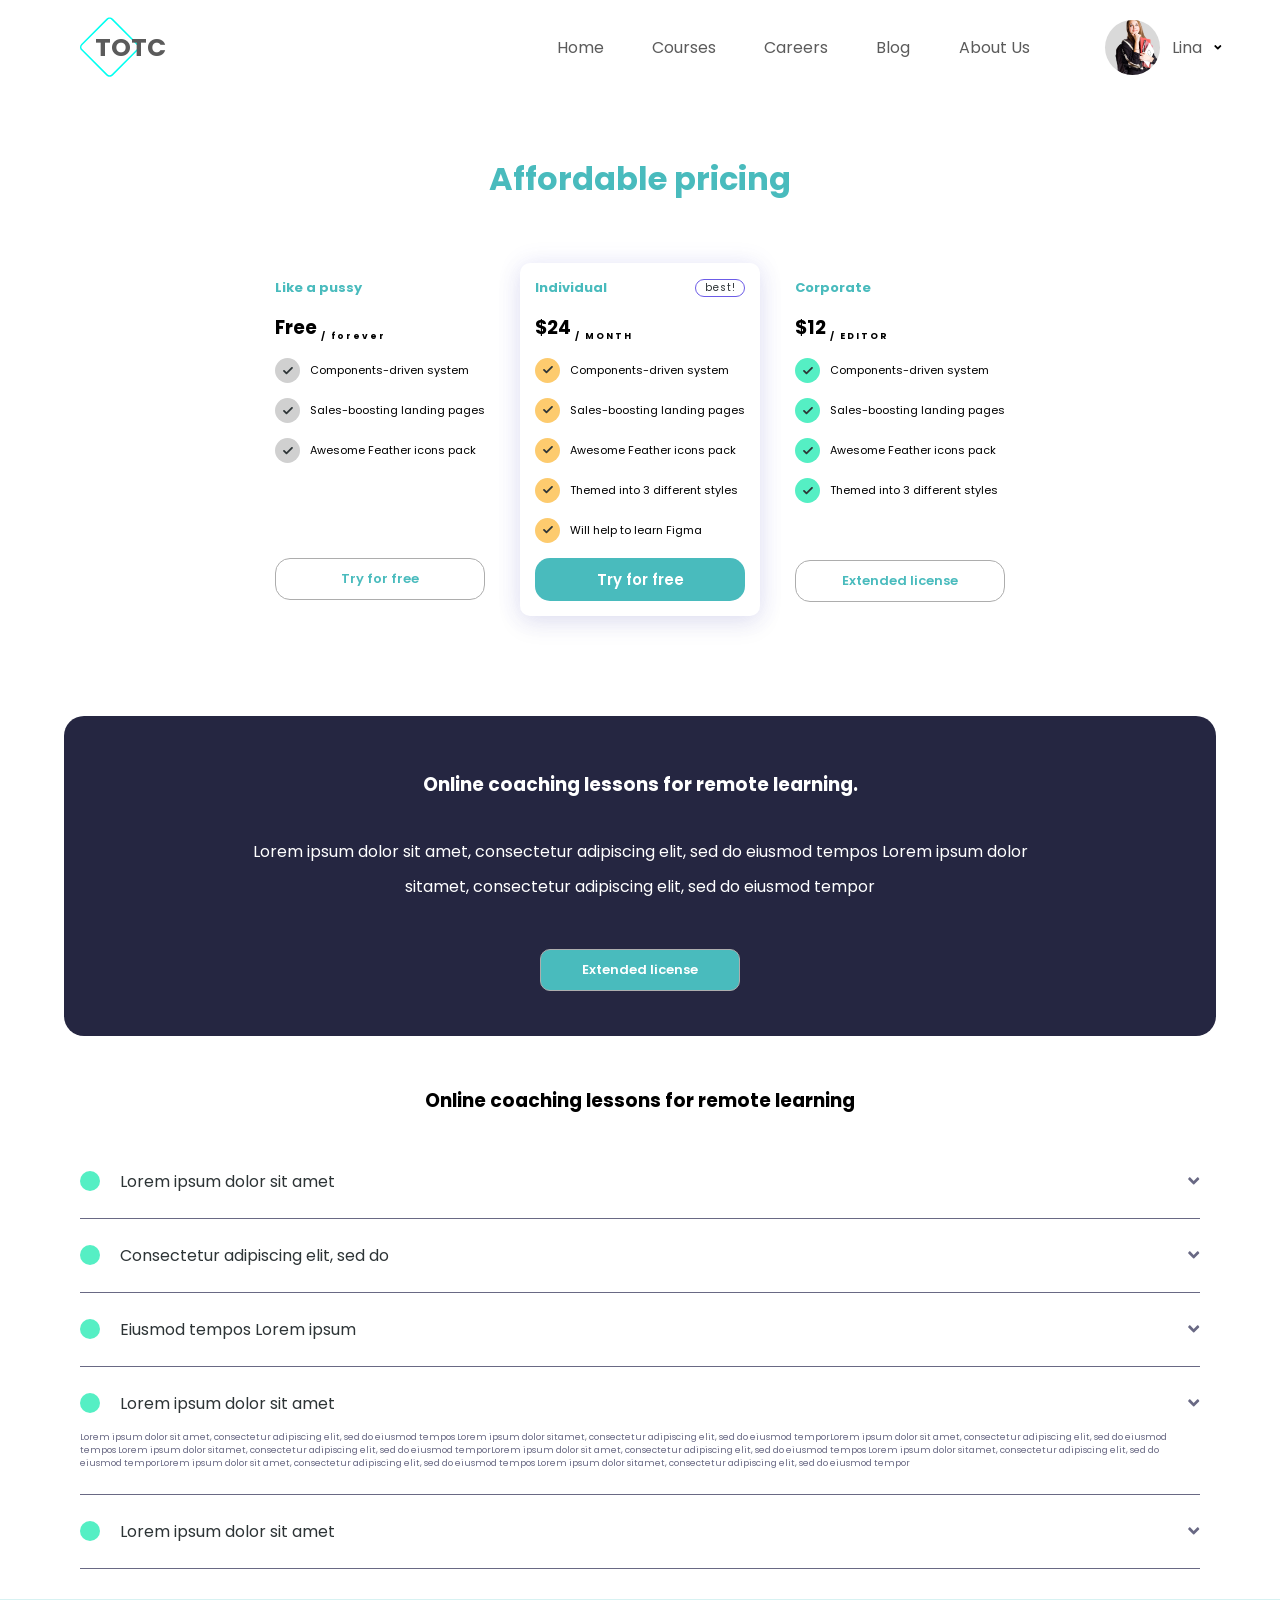
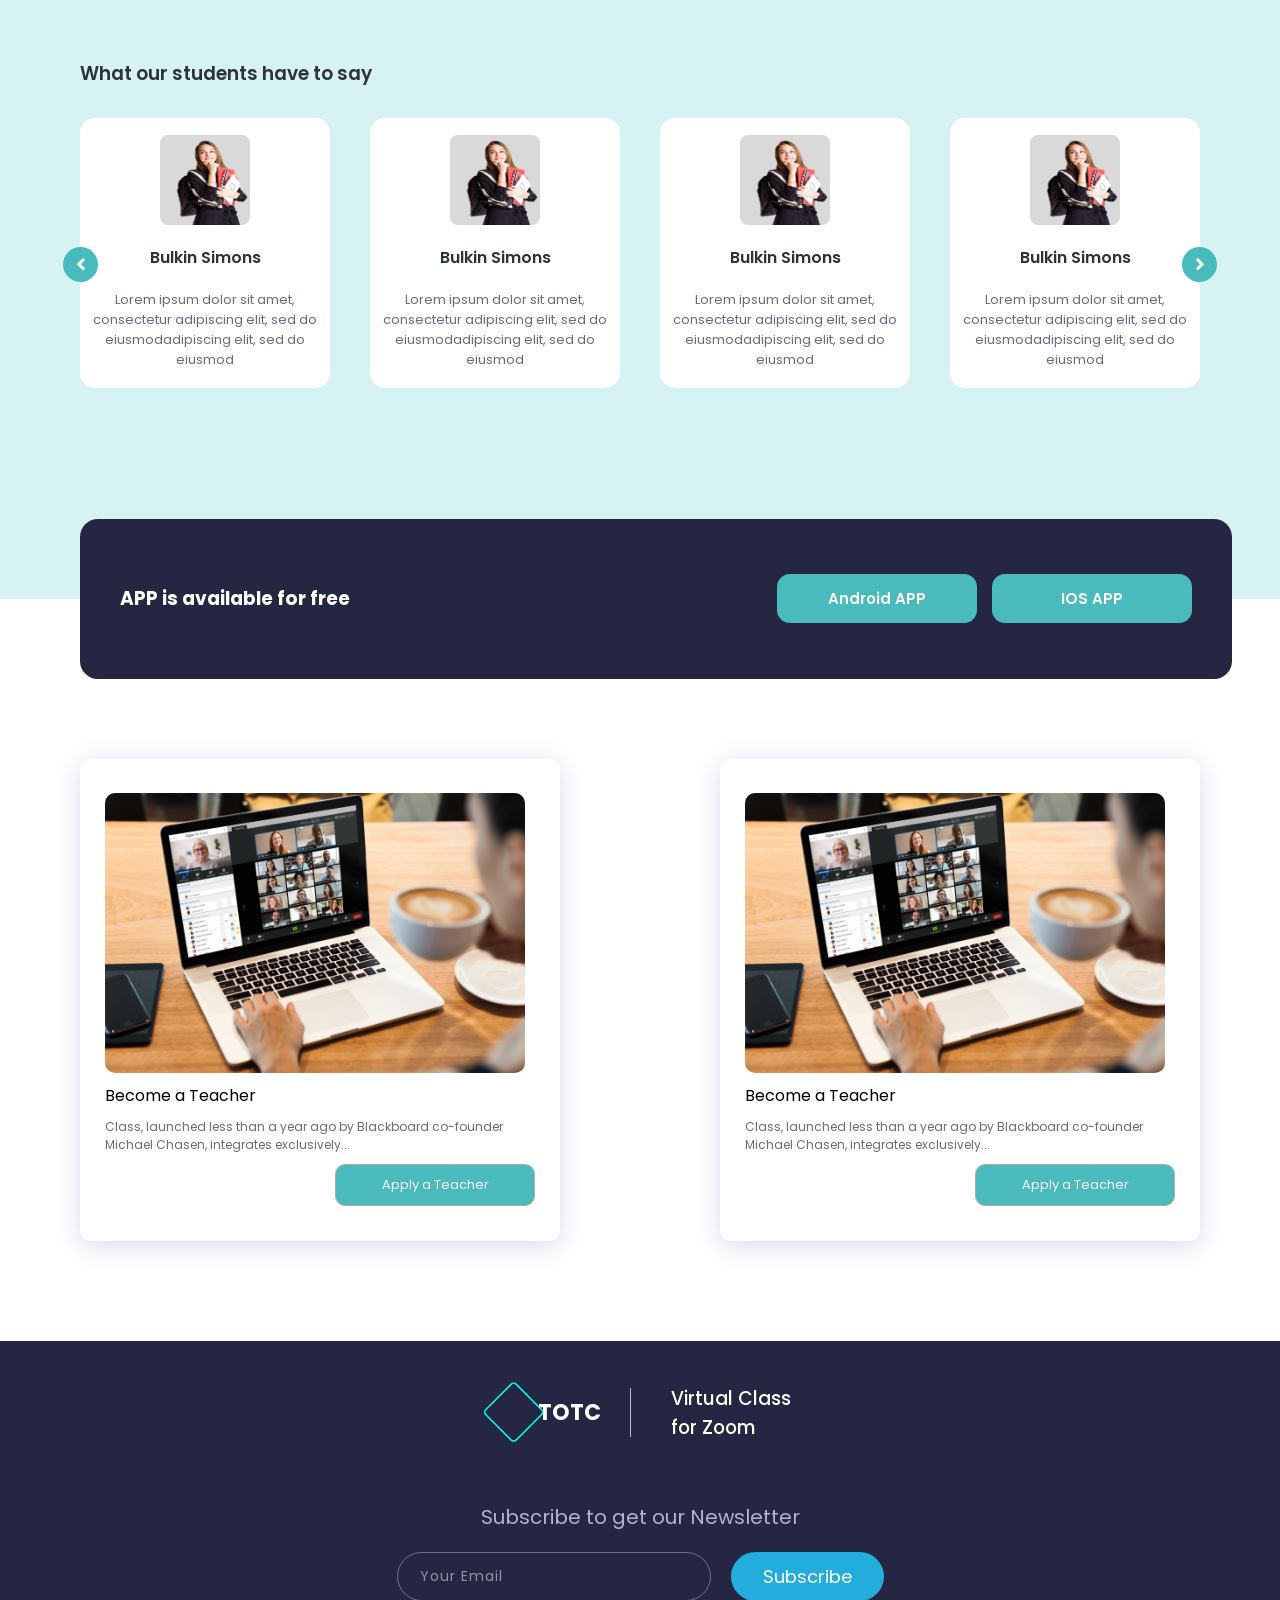
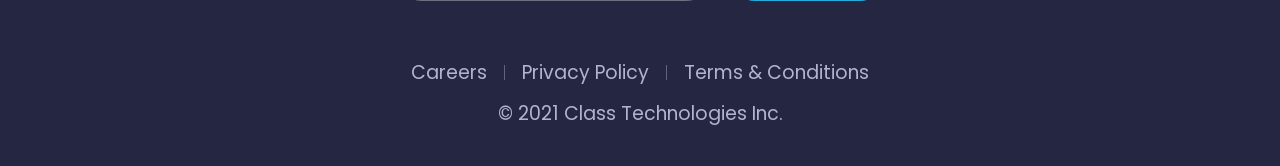
<file: memberShipPage.html>
<!DOCTYPE html>
<html lang="en">
<head>
    <meta charset="UTF-8">
    <meta name="viewport" content="width=device-width, initial-scale=1.0">
    <title>member Ship Page</title>
    <link rel="stylesheet" href="memberShipPage.css">
    <link href="https://fonts.googleapis.com/css2?family=Poppins:wght@400;500;600;700&display=swap" rel="stylesheet">
</head>
<body>
  <section class="hero-section">
    <div class="hero-navbar">
        <div class="hero-brand">
              <svg width="79" height="79" viewBox="0 0 79 79" fill="none" xmlns="http://www.w3.org/2000/svg">
<mask id="stroke0_14_444" fill="white">
<path d="M34.772 1.75741C37.1152 -0.585731 40.9141 -0.585734 43.2573 1.75741L76.272 34.7721C78.6152 37.1153 78.6152 40.9143 76.272 43.2574L43.2573 76.2721C40.9141 78.6153 37.1152 78.6153 34.772 76.2721L1.75729 43.2574C-0.585853 40.9143 -0.585856 37.1153 1.75729 34.7721L34.772 1.75741Z"/>
</mask>
<path d="M1.75729 43.2574L34.772 76.2721C37.1152 78.6153 40.9141 78.6153 43.2573 76.2721L76.272 43.2574C78.6152 40.9143 78.6151 37.1153 76.272 34.7721L43.2573 1.75741C40.9141 -0.585734 37.1151 -0.585731 34.772 1.75741L1.75729 34.7721C-0.585856 37.1153 -0.585853 40.9143 1.75729 43.2574Z" stroke-width="4" stroke="#00FFF0" mask="url(#stroke0_14_444)"/>
</svg>
  
<H3 class="hero-brand-name">TOTC</H3>

        </div>
        <div class="hero-navigation">
            <li>Home</li>
            <li>Courses</li>
            <li>Careers</li>          
            <li>Blog</li>
            <li>About Us</li>  
            <div class="hero-auth-actions">
               <div class="student-image ">
    <img src="images/2f32d3a9082c2e2832481561feec93a5e5c5e8d6 (3).png" alt="Student 4">
</div>
<p>Lina</p>
<svg width="8" height="5" viewBox="0 0 12 8" fill="none" xmlns="http://www.w3.org/2000/svg">
<path d="M5.13281 7.10156C5.44922 7.41797 5.97656 7.41797 6.29297 7.10156L11.0742 2.32031C11.4258 1.96875 11.4258 1.44141 11.0742 1.125L10.3008 0.316406C9.94922 0 9.42188 0 9.10547 0.316406L5.69531 3.72656L2.32031 0.316406C2.00391 0 1.47656 0 1.125 0.316406L0.351562 1.125C0 1.44141 0 1.96875 0.351562 2.32031L5.13281 7.10156Z" fill="black"/>
</svg>

            </div>
        </div>
    </div>
    </section>
    <h1 class="x1">Affordable pricing</h1>
    <div class="child1">
        <div class="x2">
            <p class="x5">Like a pussy</p>
            <h3>Free  <sub class="x10">/ forever</sub> </h3>
            <div class="x6">
                <div class="x7"><svg width="10" height="8" viewBox="0 0 11 9" fill="none" xmlns="http://www.w3.org/2000/svg">
<path d="M9.96 1L3.8 7.16L1 4.36" stroke-width="2" stroke-linecap="round" stroke-linejoin="round" stroke="#2D3436"/>
</svg>
</div>
                <p class="x8">Components-driven system</p>
            </div>
            <div class="x6">
                <div class="x7"><svg width="10" height="8" viewBox="0 0 11 9" fill="none" xmlns="http://www.w3.org/2000/svg">
<path d="M9.96 1L3.8 7.16L1 4.36" stroke-width="2" stroke-linecap="round" stroke-linejoin="round" stroke="#2D3436"/>
</svg>
</div>
                <p class="x8">Sales-boosting landing pages</p>
            </div>
            <div class="x6">
                <div class="x7"><svg width="10" height="8" viewBox="0 0 11 9" fill="none" xmlns="http://www.w3.org/2000/svg">
<path d="M9.96 1L3.8 7.16L1 4.36" stroke-width="2" stroke-linecap="round" stroke-linejoin="round" stroke="#2D3436"/>
</svg>
</div>
                <p class="x8">Awesome Feather icons pack</p>
            </div>
            <button class="x9 x17">Try for free</button>
        </div>
        <div class="x3">
            <div class="x13">
                <div class="x12"> 
                    <p class="x5">Individual</p>

                </div>
                <div class="x11">
                    best!
                </div>
            </div>
            
            <h3>$24 <sub class="x10">/ MONTH</sub> </h3>
            <div class="x6">
                <div class="x7 x14"><svg width="10" height="8" viewBox="0 0 11 9" fill="none" xmlns="http://www.w3.org/2000/svg">
<path d="M9.96 1L3.8 7.16L1 4.36" stroke-width="2" stroke-linecap="round" stroke-linejoin="round" stroke="#2D3436"/>
</svg>
</div>
                <p class="x8">Components-driven system</p>
            </div>
            <div class="x6">
                <div class="x7 x14"><svg width="10" height="8" viewBox="0 0 11 9" fill="none" xmlns="http://www.w3.org/2000/svg">
<path d="M9.96 1L3.8 7.16L1 4.36" stroke-width="2" stroke-linecap="round" stroke-linejoin="round" stroke="#2D3436"/>
</svg>
</div>
                <p class="x8">Sales-boosting landing pages</p>
            </div>
            <div class="x6">
                <div class="x7 x14"><svg width="10" height="8" viewBox="0 0 11 9" fill="none" xmlns="http://www.w3.org/2000/svg">
<path d="M9.96 1L3.8 7.16L1 4.36" stroke-width="2" stroke-linecap="round" stroke-linejoin="round" stroke="#2D3436"/>
</svg>
</div>
                <p class="x8">Awesome Feather icons pack</p>
            </div>
                        <div class="x6">
                <div class="x7 x14"><svg width="10" height="8" viewBox="0 0 11 9" fill="none" xmlns="http://www.w3.org/2000/svg">
<path d="M9.96 1L3.8 7.16L1 4.36" stroke-width="2" stroke-linecap="round" stroke-linejoin="round" stroke="#2D3436"/>
</svg>
</div>
                <p class="x8">Themed into 3 different styles</p>
            </div>
                        <div class="x6">
                <div class="x7 x14"><svg width="10" height="8" viewBox="0 0 11 9" fill="none" xmlns="http://www.w3.org/2000/svg">
<path d="M9.96 1L3.8 7.16L1 4.36" stroke-width="2" stroke-linecap="round" stroke-linejoin="round" stroke="#2D3436"/>
</svg>
</div>
                <p class="x8">Will help to learn Figma</p>
            </div>
            <button class="x15">Try for free</button>
        </div>
        <div class="x4">
            <p class="x5">Corporate</p>
            <h3>$12 <sub class="x10">/ EDITOR</sub> </h3>
            <div class="x6">
                <div class="x7 x16"><svg width="10" height="8" viewBox="0 0 11 9" fill="none" xmlns="http://www.w3.org/2000/svg">
<path d="M9.96 1L3.8 7.16L1 4.36" stroke-width="2" stroke-linecap="round" stroke-linejoin="round" stroke="#2D3436"/>
</svg>
</div>
                <p class="x8">Components-driven system</p>
            </div>
            <div class="x6">
                <div class="x7 x16"><svg width="10" height="8" viewBox="0 0 11 9" fill="none" xmlns="http://www.w3.org/2000/svg">
<path d="M9.96 1L3.8 7.16L1 4.36" stroke-width="2" stroke-linecap="round" stroke-linejoin="round" stroke="#2D3436"/>
</svg>
</div>
                <p class="x8">Sales-boosting landing pages</p>
            </div>
            <div class="x6">
                <div class="x7 x16"><svg width="10" height="8" viewBox="0 0 11 9" fill="none" xmlns="http://www.w3.org/2000/svg">
<path d="M9.96 1L3.8 7.16L1 4.36" stroke-width="2" stroke-linecap="round" stroke-linejoin="round" stroke="#2D3436"/>
</svg>
</div>
                <p class="x8">Awesome Feather icons pack</p>
            </div>
             <div class="x6">
                <div class="x7 x16"><svg width="10" height="8" viewBox="0 0 11 9" fill="none" xmlns="http://www.w3.org/2000/svg">
<path d="M9.96 1L3.8 7.16L1 4.36" stroke-width="2" stroke-linecap="round" stroke-linejoin="round" stroke="#2D3436"/>
</svg>
</div>
                <p class="x8">Themed into 3 different styles</p>
            </div>
            <button class="x9 x18">Extended license</button>
        </div>

    </div>
    <div class="chiid2">
        
        <h3 class="x19">Online coaching lessons for remote learning.</h3>
        <div class="x21">
        <p >Lorem ipsum dolor sit amet, consectetur adipiscing elit, sed do eiusmod tempos Lorem ipsum dolor     </p>
        <p >
        sitamet,
              consectetur adipiscing elit, sed do eiusmod tempor</p>
              </div>
               <button class="x9 x22">Extended license</button>

    </div>
    <h3 class="x19">Online coaching lessons for remote learning</h3>
    <div class="child3">
        <div class="x24">
            <div class="x25 ">
                <span class="x20"></span>
                <p class="x26">Lorem ipsum dolor sit amet </p>
                </div>
                <svg width="12" height="8" viewBox="0 0 16 10" fill="none" xmlns="http://www.w3.org/2000/svg">
<path d="M6.84375 9.46875C7.26562 9.89062 7.96875 9.89062 8.39062 9.46875L14.7656 3.09375C15.2344 2.625 15.2344 1.92188 14.7656 1.5L13.7344 0.421875C13.2656 0 12.5625 0 12.1406 0.421875L7.59375 4.96875L3.09375 0.421875C2.67188 0 1.96875 0 1.5 0.421875L0.46875 1.5C0 1.92188 0 2.625 0.46875 3.09375L6.84375 9.46875Z" fill="#696984"/>
</svg>

        </div>
          <div class="x24">
            <div class="x25 ">
                <span class="x20"></span>
                <p class="x26">Consectetur adipiscing elit, sed do </p>
                </div>
                <svg width="12" height="8" viewBox="0 0 16 10" fill="none" xmlns="http://www.w3.org/2000/svg">
<path d="M6.84375 9.46875C7.26562 9.89062 7.96875 9.89062 8.39062 9.46875L14.7656 3.09375C15.2344 2.625 15.2344 1.92188 14.7656 1.5L13.7344 0.421875C13.2656 0 12.5625 0 12.1406 0.421875L7.59375 4.96875L3.09375 0.421875C2.67188 0 1.96875 0 1.5 0.421875L0.46875 1.5C0 1.92188 0 2.625 0.46875 3.09375L6.84375 9.46875Z" fill="#696984"/>
</svg>

        </div>
          <div class="x24">
            <div class="x25 ">
                <span class="x20"></span>
                <p class="x26">Eiusmod tempos Lorem ipsum </p>
                </div>
                <svg width="12" height="8" viewBox="0 0 16 10" fill="none" xmlns="http://www.w3.org/2000/svg">
<path d="M6.84375 9.46875C7.26562 9.89062 7.96875 9.89062 8.39062 9.46875L14.7656 3.09375C15.2344 2.625 15.2344 1.92188 14.7656 1.5L13.7344 0.421875C13.2656 0 12.5625 0 12.1406 0.421875L7.59375 4.96875L3.09375 0.421875C2.67188 0 1.96875 0 1.5 0.421875L0.46875 1.5C0 1.92188 0 2.625 0.46875 3.09375L6.84375 9.46875Z" fill="#696984"/>
</svg>

        </div>
          <div class="x28">
            <div class="x27">
            <div class="x25 ">
                <span class="x20"></span>
                <p class="x26">Lorem ipsum dolor sit amet </p>
                </div>
                <svg width="12" height="8" viewBox="0 0 16 10" fill="none" xmlns="http://www.w3.org/2000/svg">
<path d="M6.84375 9.46875C7.26562 9.89062 7.96875 9.89062 8.39062 9.46875L14.7656 3.09375C15.2344 2.625 15.2344 1.92188 14.7656 1.5L13.7344 0.421875C13.2656 0 12.5625 0 12.1406 0.421875L7.59375 4.96875L3.09375 0.421875C2.67188 0 1.96875 0 1.5 0.421875L0.46875 1.5C0 1.92188 0 2.625 0.46875 3.09375L6.84375 9.46875Z" fill="#696984"/>
</svg>

        </div>
        <p class="x29">Lorem ipsum dolor sit amet, consectetur adipiscing elit, sed do eiusmod tempos Lorem ipsum dolor sitamet, consectetur adipiscing elit, sed do eiusmod temporLorem ipsum dolor sit amet, consectetur adipiscing elit, sed do eiusmod tempos Lorem ipsum dolor sitamet, consectetur adipiscing elit, sed do eiusmod temporLorem ipsum dolor sit amet, consectetur adipiscing elit, sed do eiusmod tempos Lorem ipsum dolor sitamet, consectetur adipiscing elit, sed do eiusmod temporLorem ipsum dolor sit amet, consectetur adipiscing elit, sed do eiusmod tempos Lorem ipsum dolor sitamet,
             consectetur adipiscing elit, sed do eiusmod tempor</p>
        </div>
          <div class="x24">
            <div class="x25 ">
                <span class="x20"></span>
                <p class="x26">Lorem ipsum dolor sit amet </p>
                </div>
                <svg width="12" height="8" viewBox="0 0 16 10" fill="none" xmlns="http://www.w3.org/2000/svg">
<path d="M6.84375 9.46875C7.26562 9.89062 7.96875 9.89062 8.39062 9.46875L14.7656 3.09375C15.2344 2.625 15.2344 1.92188 14.7656 1.5L13.7344 0.421875C13.2656 0 12.5625 0 12.1406 0.421875L7.59375 4.96875L3.09375 0.421875C2.67188 0 1.96875 0 1.5 0.421875L0.46875 1.5C0 1.92188 0 2.625 0.46875 3.09375L6.84375 9.46875Z" fill="#696984"/>
</svg>

        </div>

    </div>
    <div class="child4">
         <h3 class="x34">What our students have to say</h3>
         <div class="x30">
            <div class="x31">
                <img class="x32" src="images/2f32d3a9082c2e2832481561feec93a5e5c5e8d6 (3).png" alt="">
                <h4 class="x34">Bulkin Simons</h4>
                <p class="x33">Lorem ipsum dolor sit amet, consectetur adipiscing elit,
                     sed do eiusmodadipiscing elit, sed do eiusmod
                    </p>

            </div>
            <div class="x31">
                <img class="x32" src="images/2f32d3a9082c2e2832481561feec93a5e5c5e8d6 (3).png" alt="">
                <h4 class="x34">Bulkin Simons</h4>
                <p class="x33">Lorem ipsum dolor sit amet, consectetur adipiscing elit,
                     sed do eiusmodadipiscing elit, sed do eiusmod
                    </p>

            </div>
            <div class="x31">
                <img class="x32" src="images/2f32d3a9082c2e2832481561feec93a5e5c5e8d6 (3).png" alt="">
                <h4 class="x34">Bulkin Simons</h4>
                <p class="x33">Lorem ipsum dolor sit amet, consectetur adipiscing elit,
                     sed do eiusmodadipiscing elit, sed do eiusmod
                    </p>

            </div>
            <div class="x31">
                <img class="x32" src="images/2f32d3a9082c2e2832481561feec93a5e5c5e8d6 (3).png" alt="">
                <h4 class="x34">Bulkin Simons</h4>
                <p class="x33">Lorem ipsum dolor sit amet, consectetur adipiscing elit,
                     sed do eiusmodadipiscing elit, sed do eiusmod
                    </p>

            </div>
            <div class="x35">
                <svg width="8" height="13" viewBox="0 0 10 16" fill="none" xmlns="http://www.w3.org/2000/svg">
<path d="M0.421875 6.79688C0 7.26562 0 7.96875 0.421875 8.39062L6.79688 14.7656C7.26562 15.2344 7.96875 15.2344 8.39062 14.7656L9.46875 13.7344C9.89062 13.2656 9.89062 12.5625 9.46875 12.1406L4.92188 7.59375L9.46875 3.09375C9.89062 2.67188 9.89062 1.92188 9.46875 1.5L8.39062 0.421875C7.96875 0 7.26562 0 6.79688 0.421875L0.421875 6.79688Z" fill="white"/>
</svg>

            </div>
             <div class="x36">
              <svg width="8" height="13" viewBox="0 0 10 16" fill="none" xmlns="http://www.w3.org/2000/svg">
<path d="M9.46875 8.39062C9.89062 7.96875 9.89062 7.26562 9.46875 6.79688L3.09375 0.421875C2.625 0 1.92188 0 1.5 0.421875L0.421875 1.5C0 1.96875 0 2.67188 0.421875 3.09375L4.96875 7.64062L0.421875 12.1406C0 12.5625 0 13.2656 0.421875 13.7344L1.5 14.7656C1.92188 15.2344 2.625 15.2344 3.09375 14.7656L9.46875 8.39062Z" fill="white"/>
</svg>


            </div>

         </div>

         <div class="x37">
            <h3>APP is available for free</h3>
            <div class="x39">
                <button  class="x38">Android APP</button>
                <button  class="x38"> IOS APP</button>
                
            </div>
            
         </div>
    </div>
    <div>
        <div class="child5">
            <div class="x40">
                <img src="images/5abcf77024978c219bf2223fc9e32ec5fae8375f.png"  class="x42" alt="">
                <p >Become a Teacher</p>
                <p class="x44">Class, launched less than a year ago by Blackboard co-founder Michael Chasen,
                     integrates exclusively...</p>
                     <div class="x43">
                        <button class="x41" type="button">Apply a Teacher</button>
                     </div>
                     


            </div>
              <div class="x40">
                <img src="images/5abcf77024978c219bf2223fc9e32ec5fae8375f.png"  class="x42" alt="">
                <p >Become a Teacher</p>
                <p class="x44">Class, launched less than a year ago by Blackboard co-founder Michael Chasen,
                     integrates exclusively...</p>
                     <div class="x43">
                        <button class="x41" type="button">Apply a Teacher</button>
                     </div>
                     


            </div>
        </div>
        <div class="child9">
    <div class="x99">
        
         <div class="hero-brand">
              <svg width="79" height="79" viewBox="0 0 79 79" fill="none" xmlns="http://www.w3.org/2000/svg">
<mask id="stroke0_14_444" fill="white">
<path d="M34.772 1.75741C37.1152 -0.585731 40.9141 -0.585734 43.2573 1.75741L76.272 34.7721C78.6152 37.1153 78.6152 40.9143 76.272 43.2574L43.2573 76.2721C40.9141 78.6153 37.1152 78.6153 34.772 76.2721L1.75729 43.2574C-0.585853 40.9143 -0.585856 37.1153 1.75729 34.7721L34.772 1.75741Z"/>
</mask>
<path d="M1.75729 43.2574L34.772 76.2721C37.1152 78.6153 40.9141 78.6153 43.2573 76.2721L76.272 43.2574C78.6152 40.9143 78.6151 37.1153 76.272 34.7721L43.2573 1.75741C40.9141 -0.585734 37.1151 -0.585731 34.772 1.75741L1.75729 34.7721C-0.585856 37.1153 -0.585853 40.9143 1.75729 43.2574Z" stroke-width="4" stroke="#00FFF0" mask="url(#stroke0_14_444)"/>
</svg>
  
<H3 class="hero-brand-nam">TOTC</H3>

        </div>
        <div class="yy-line"></div>
        <h3 class="x100">Virtual Class for Zoom </h3>
    </div>
    <div class="x101">
    <h6 class="x104">Subscribe to get our Newsletter </h6>
    <div class="x102">
        <input type="email" class="email-input" placeholder="Your Email">
        <button class="subscribe-button">Subscribe</button>
    </div>
    </div>

    <div class="x105">
        <p class="x103">Careers</p>
         <div class="yyy-line"></div>
          <p class="x103">Privacy Policy</p>
         <div class="yyy-line"></div>

        <p class="x103">Terms & Conditions</p>
            
    </div>
    <p class="x103 x107">© 2021 Class Technologies Inc. </p>



</div> 
    </body>
</html>
</file>
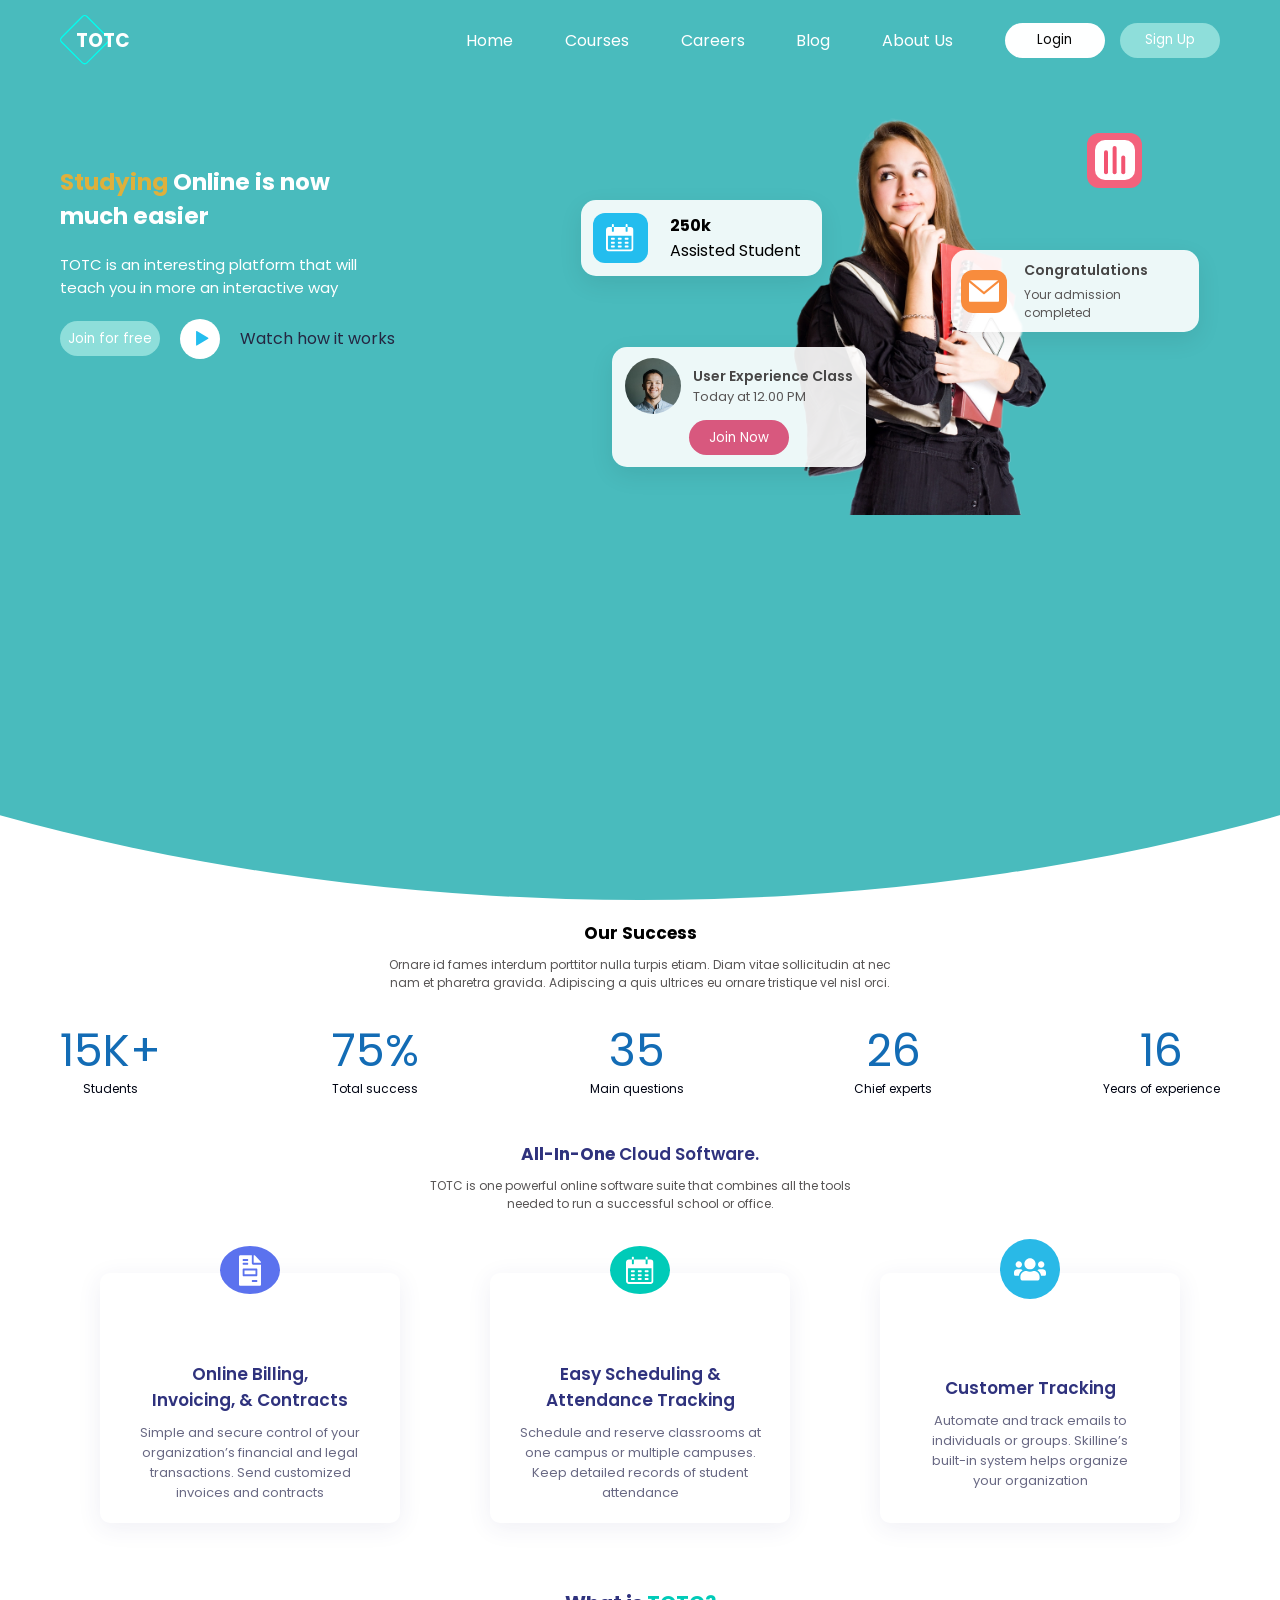
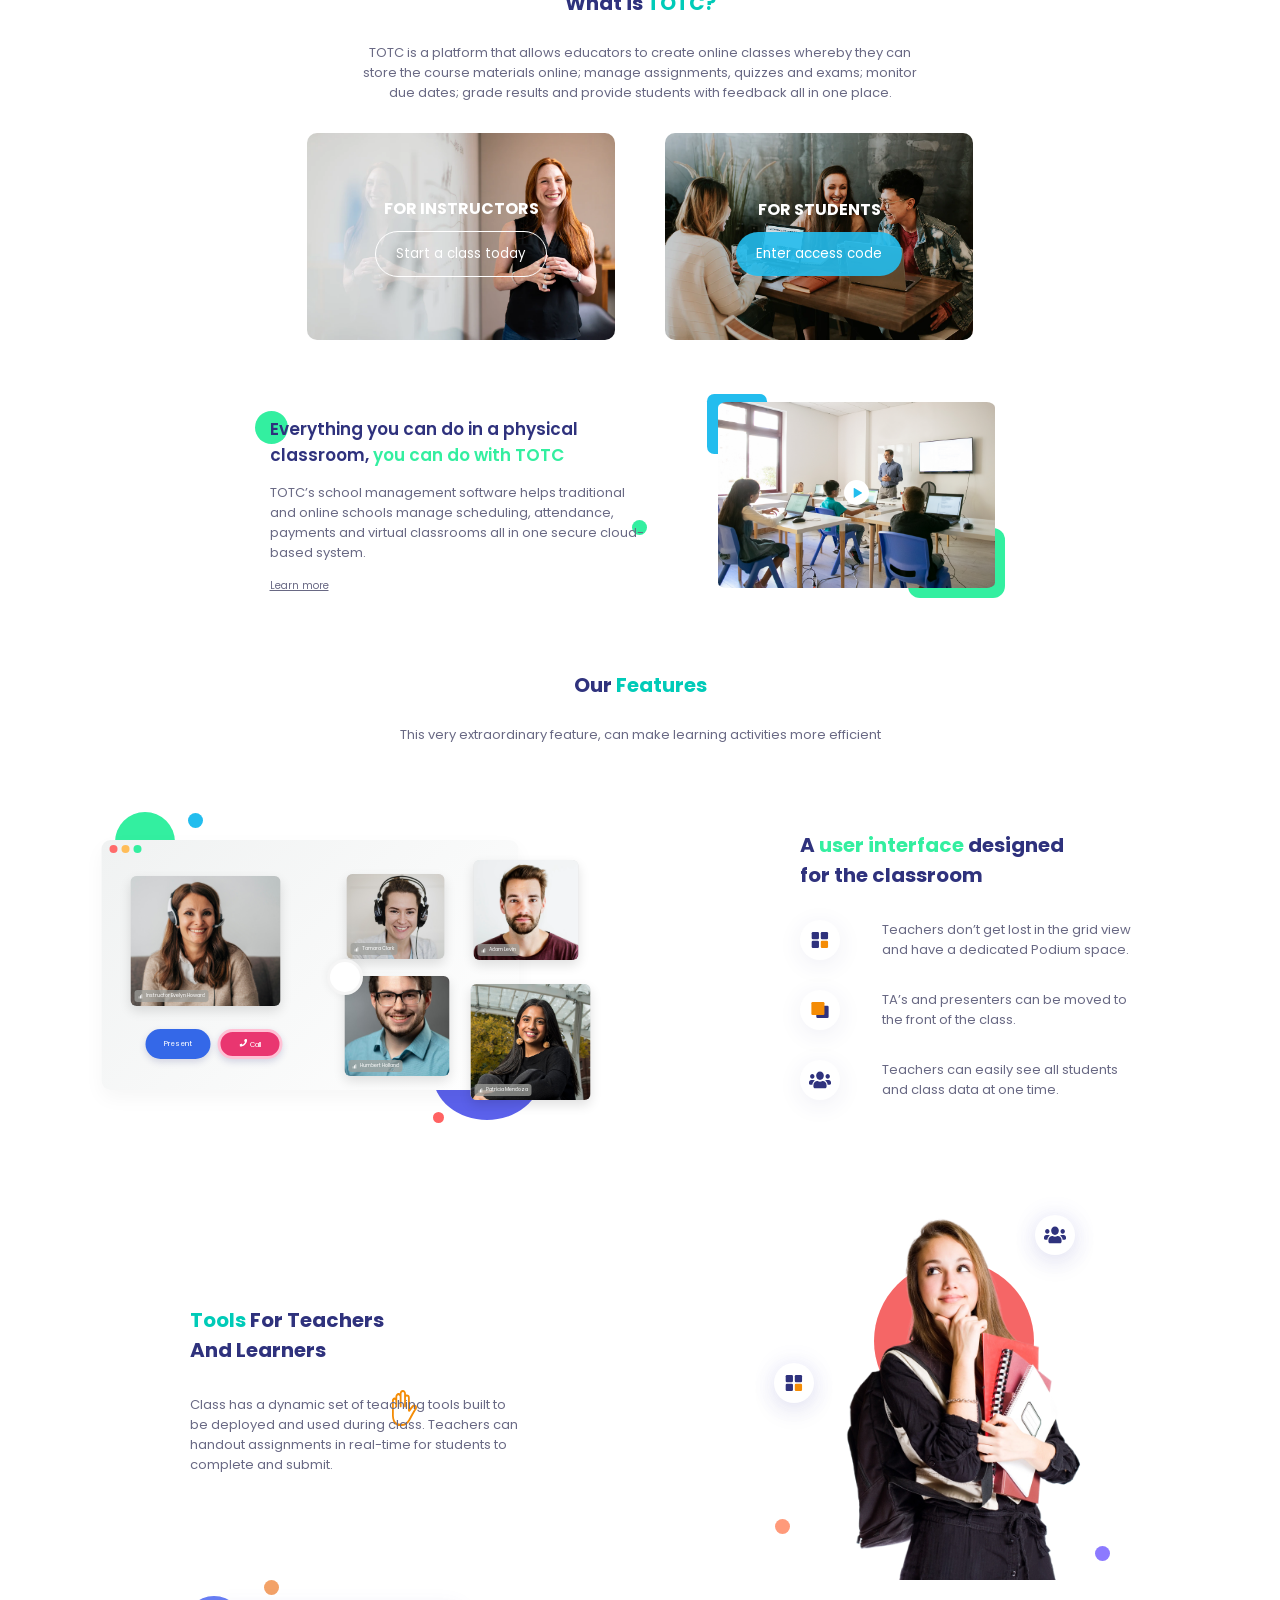
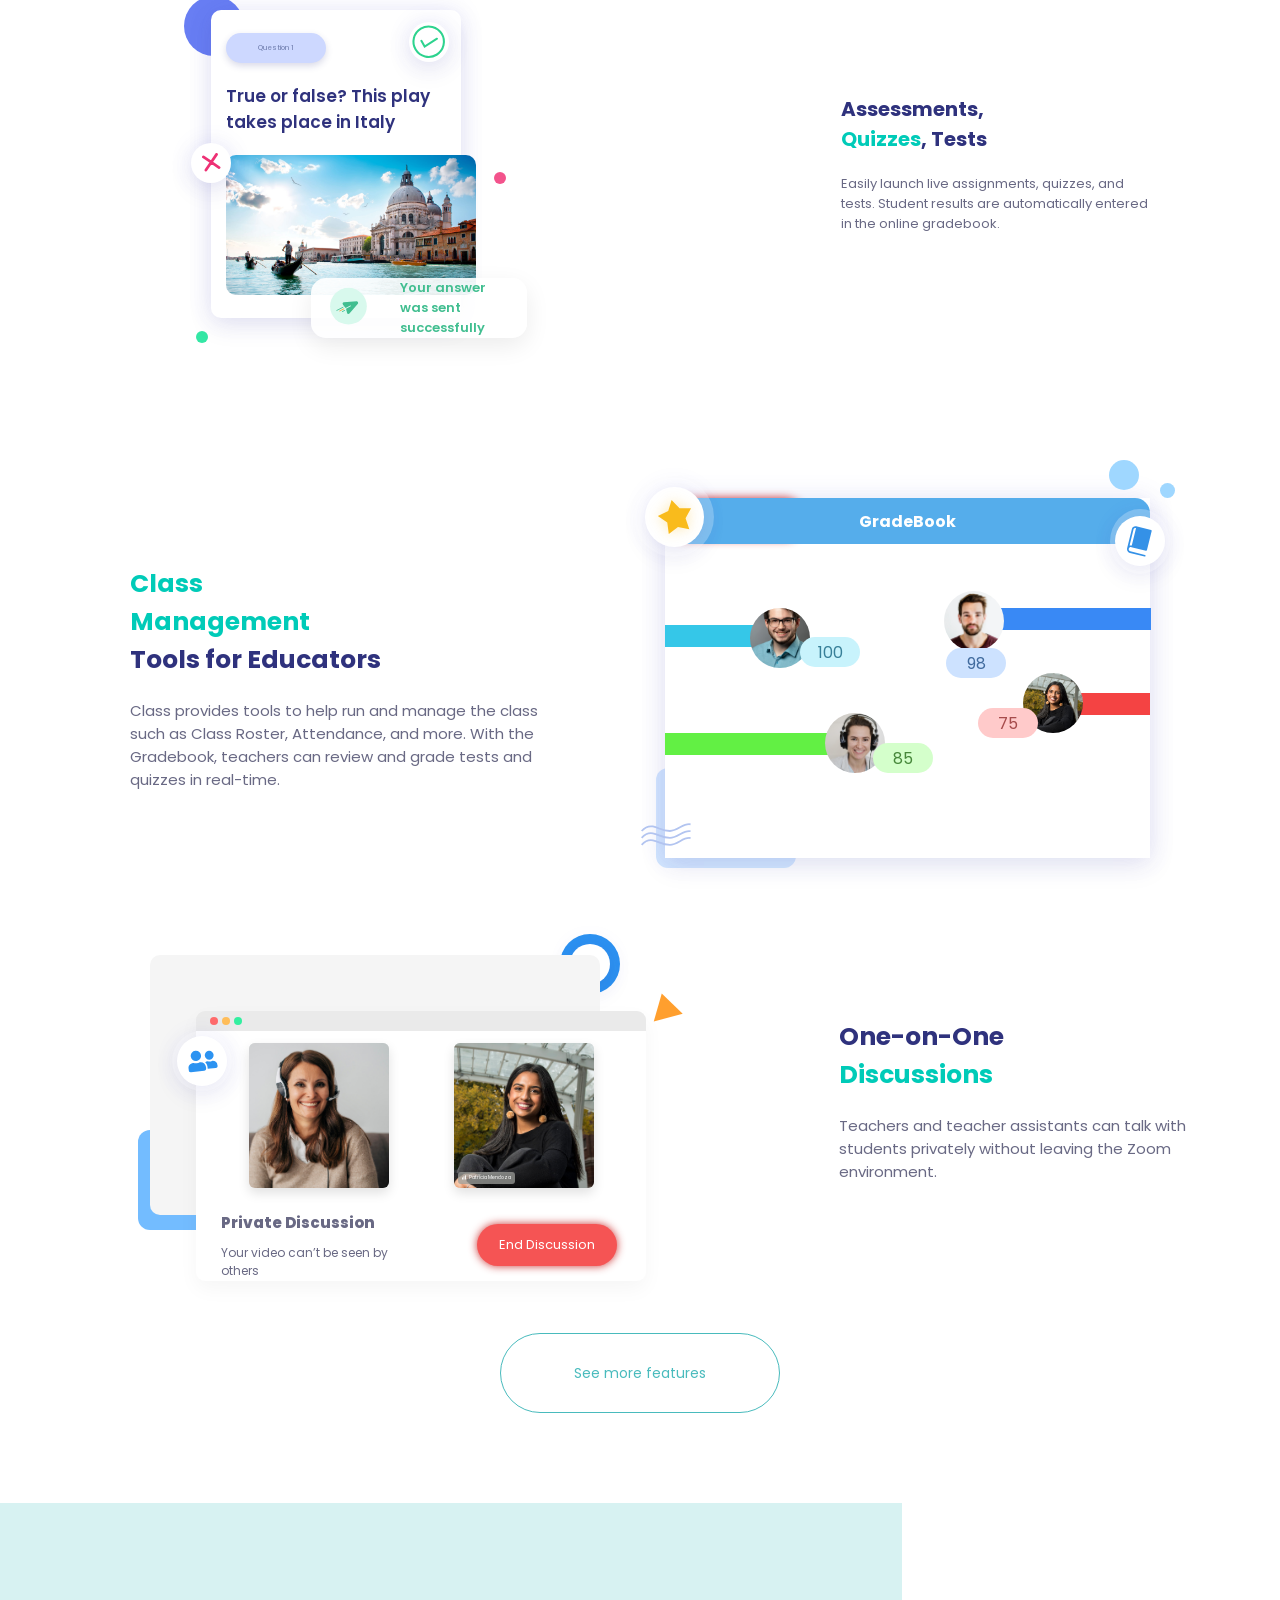
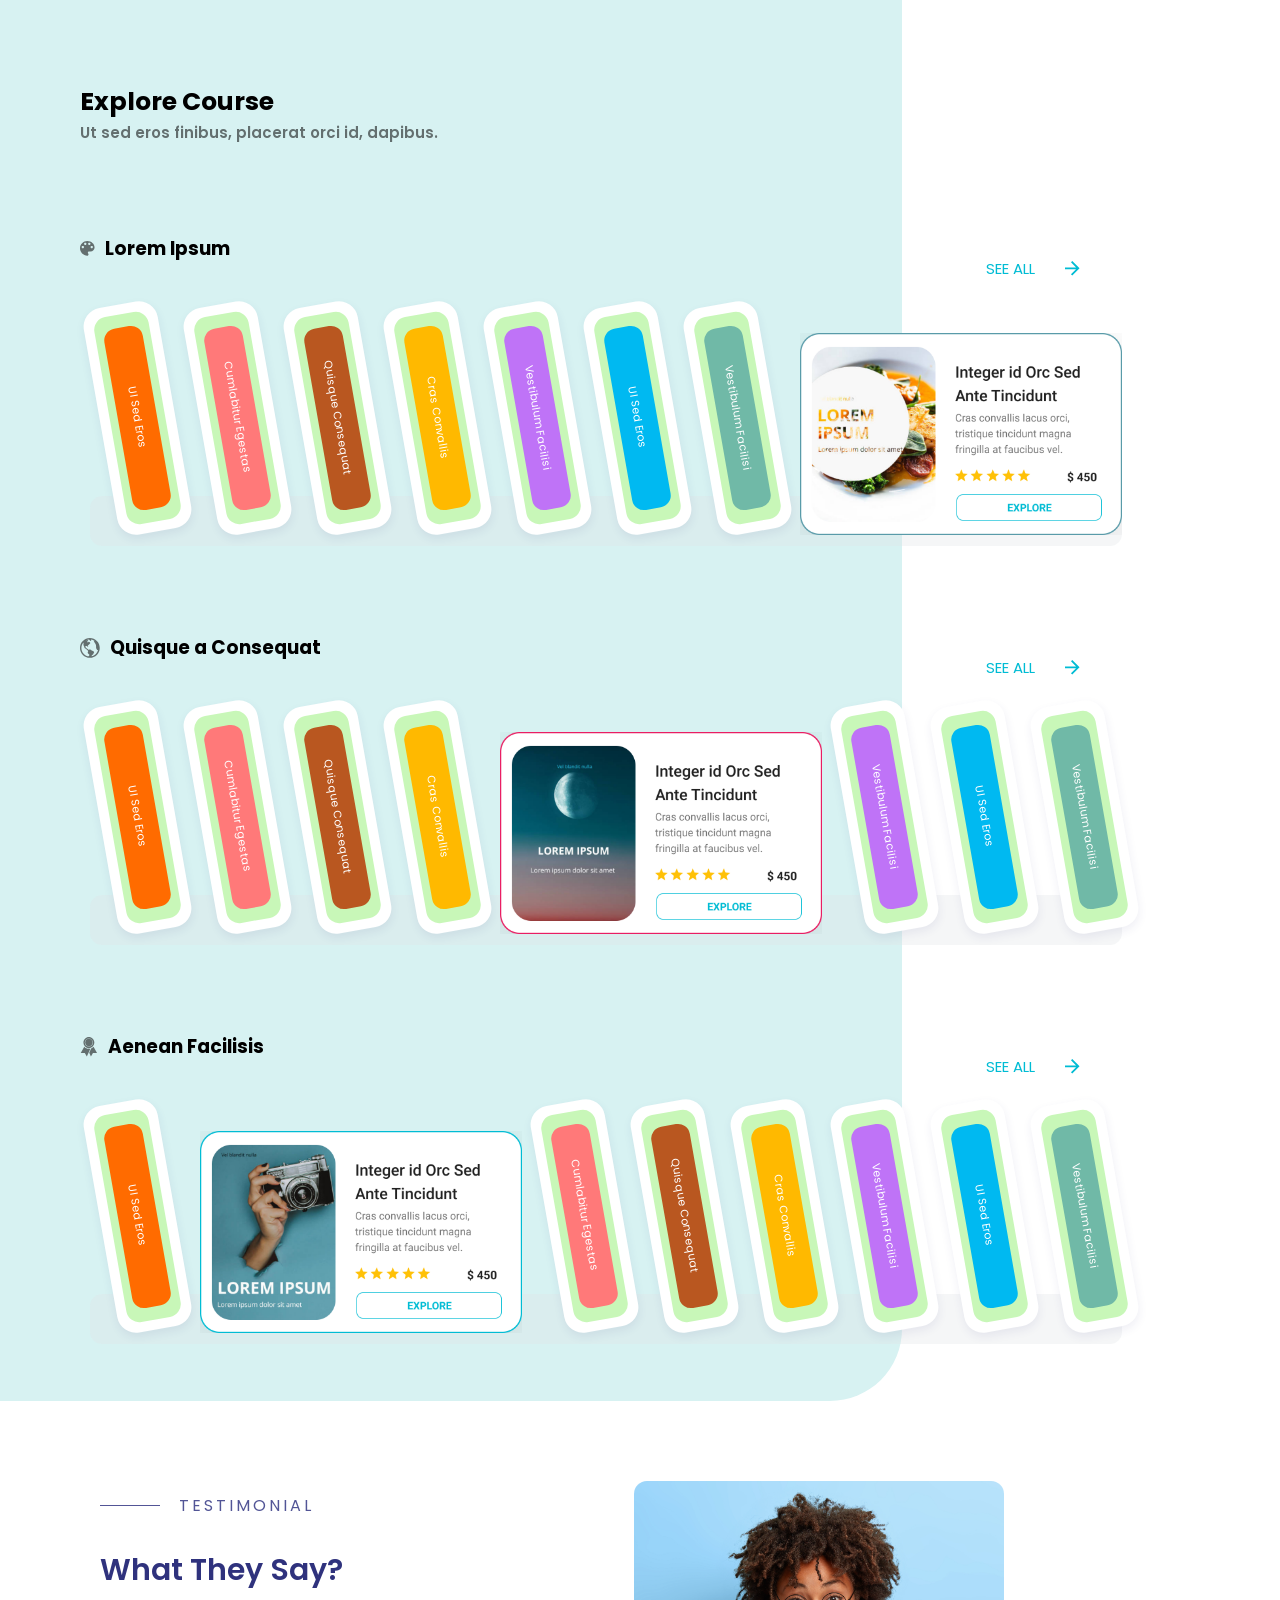
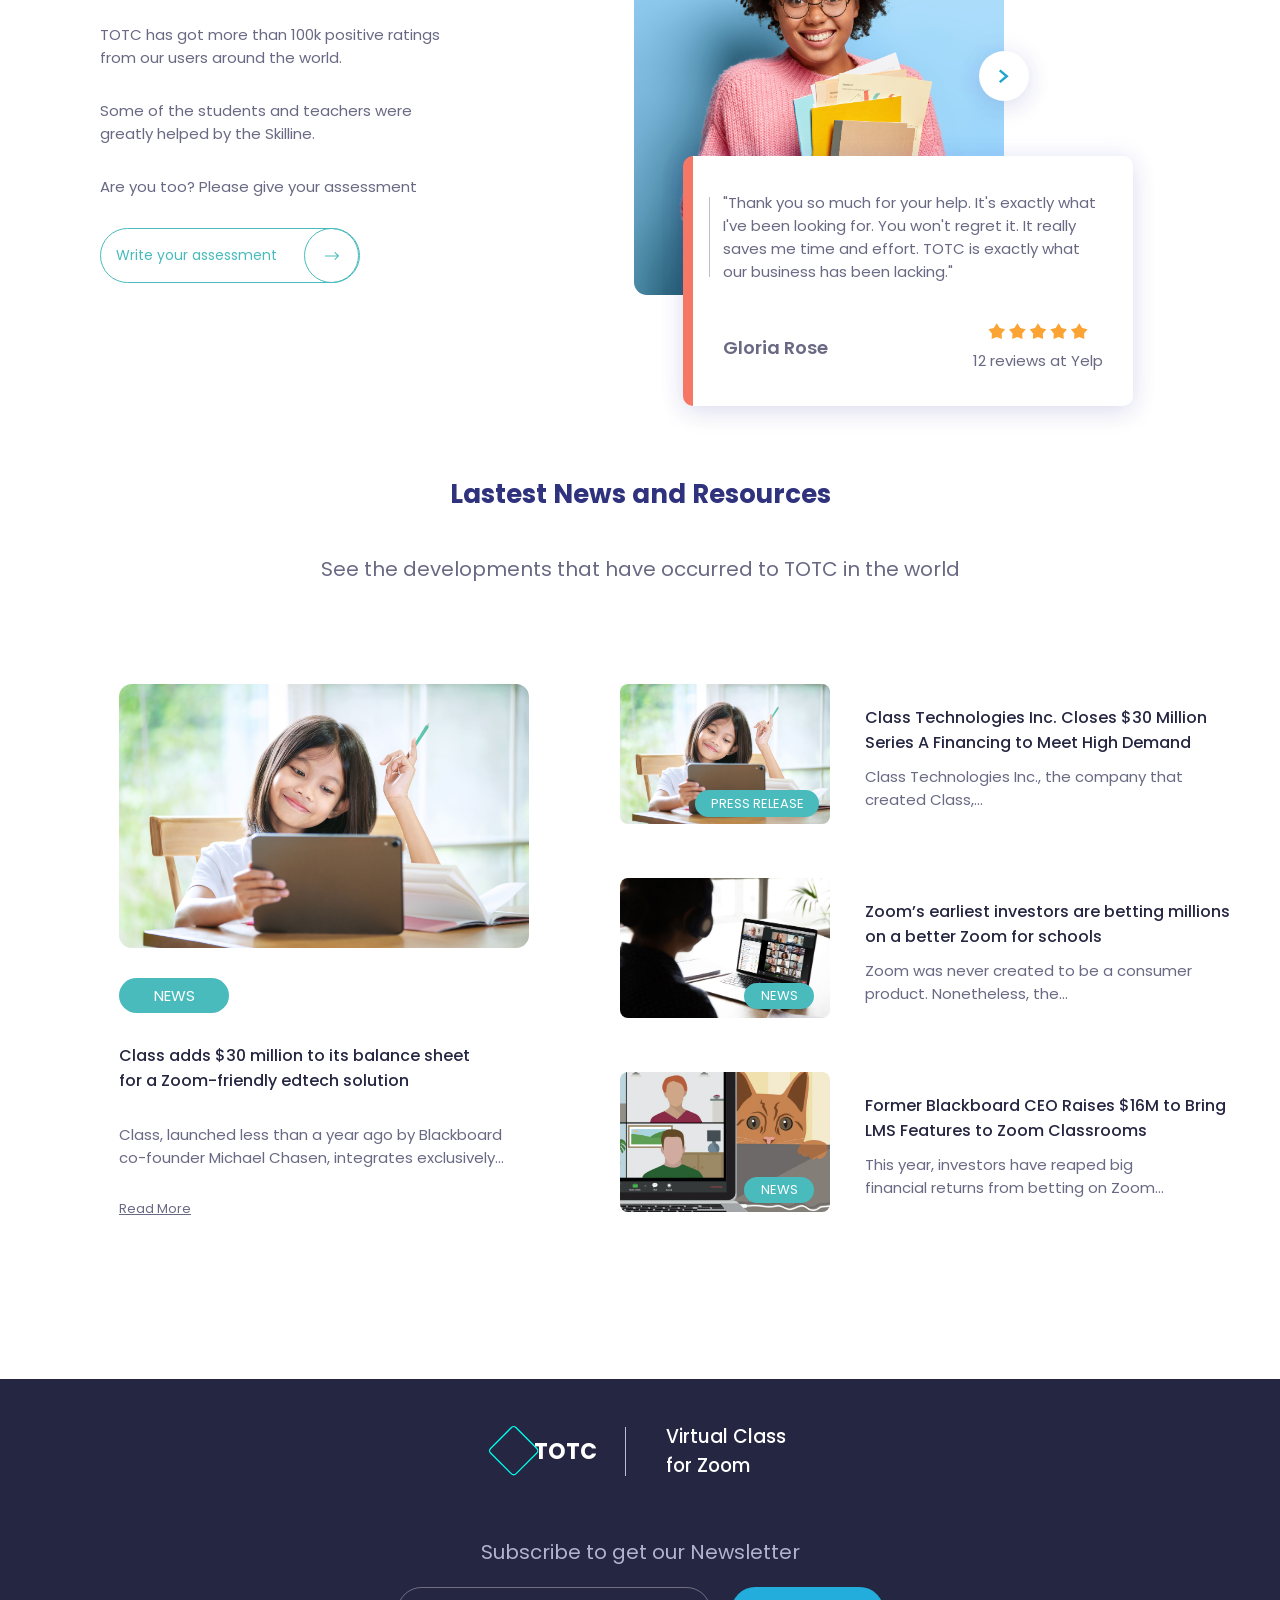
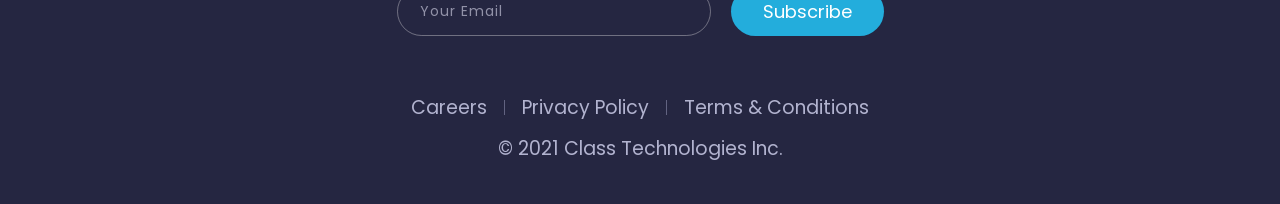
<file: project1.html>
<!DOCTYPE html>
<html lang="en">
<head>
    <meta charset="UTF-8">
    <meta name="viewport" content="width=device-width, initial-scale=1.0">
    <title>TOTC</title>
    <link rel="stylesheet" href="project1.css">
    <link href="https://fonts.googleapis.com/css2?family=Poppins:wght@400;500;600;700&display=swap" rel="stylesheet">
</head>
<body>

    <section class="hero-section">
    <div class="hero-navbar">
        <div class="hero-brand">
              <svg width="79" height="79" viewBox="0 0 79 79" fill="none" xmlns="http://www.w3.org/2000/svg">
<mask id="stroke0_14_444" fill="white">
<path d="M34.772 1.75741C37.1152 -0.585731 40.9141 -0.585734 43.2573 1.75741L76.272 34.7721C78.6152 37.1153 78.6152 40.9143 76.272 43.2574L43.2573 76.2721C40.9141 78.6153 37.1152 78.6153 34.772 76.2721L1.75729 43.2574C-0.585853 40.9143 -0.585856 37.1153 1.75729 34.7721L34.772 1.75741Z"/>
</mask>
<path d="M1.75729 43.2574L34.772 76.2721C37.1152 78.6153 40.9141 78.6153 43.2573 76.2721L76.272 43.2574C78.6152 40.9143 78.6151 37.1153 76.272 34.7721L43.2573 1.75741C40.9141 -0.585734 37.1151 -0.585731 34.772 1.75741L1.75729 34.7721C-0.585856 37.1153 -0.585853 40.9143 1.75729 43.2574Z" stroke-width="4" stroke="#00FFF0" mask="url(#stroke0_14_444)"/>
</svg>
  
<H3 class="hero-brand-name">TOTC</H3>

        </div>
        <div class="hero-navigation">
            <li>Home</li>
            <li>Courses</li>
            <li>Careers</li>          
            <li>Blog</li>
            <li>About Us</li>  
            <div class="hero-auth-actions">
                 <button class="hero-button" type="button">
                 Login
            </button>

            <button class="hero-button hero-signup-button" type="button">
            Sign Up
            </button>
            </div>
        </div>
    </div>
<div class="hero-main-layout" >
        <div class="hero-copy">
                
                <h2 class="hero-heading"><span class="hero-heading-accent">Studying</span> Online is now much easier</h2>
                
                
                    <p class="hero-description">TOTC is an interesting platform that will teach you in more an interactive way</p>
                
                <div class="hero-actions">

        <button class="hero-button hero-signup-button hero-join-button" type="button">
        Join for free
        </button>

        <button class="hero-video-button" type="button" aria-label="Play video">
        <svg  class="hero-play-icon" width="15" height="15" viewBox="0 0 24 28" fill="none" xmlns="http://www.w3.org/2000/svg">
<path d="M22.5751 12.8101C23.2212 13.1987 23.2212 14.1354 22.5751 14.524L1.51538 27.1894C0.848878 27.5903 5.91205e-07 27.1102 6.25202e-07 26.3325L1.73245e-06 1.0016C1.76645e-06 0.223843 0.848877 -0.256205 1.51538 0.144636L22.5751 12.8101Z" fill="#23BDEE"/>
</svg>

         </button>

    <p class="hero-watch-label">Watch how it works</p>
  </div>
</div> 
    <div class="hero-image-container">

    <!-- صورة الفتاة -->
    <img
        src="2f32d3a9082c2e2832481561feec93a5e5c5e8d6.png"
        alt="Student"
        class="hero-student-image"
    >

    <!-- بطاقة إحصائيات الطلاب -->
    <div class="hero-student-stats-card">

        <div class="hero-student-stats-icon">
          <svg width="28" height="28" viewBox="0 0 28 28" fill="none" xmlns="http://www.w3.org/2000/svg">
<g clip-path="url(#clip0_10_1027)">
<path d="M6.87474 0C6.3323 0 5.89258 0.43972 5.89258 0.982161V2.94643H7.85685V0.982161C7.85685 0.43972 7.41713 0 6.87474 0Z" fill="white"/>
<path d="M20.6247 0C20.0823 0 19.6426 0.43972 19.6426 0.982161V2.94643H21.6068V0.982161C21.6069 0.43972 21.1672 0 20.6247 0Z" fill="white"/>
<path d="M24.5536 2.94641H21.6071V6.875C21.6071 7.41744 21.1674 7.85716 20.625 7.85716C20.0825 7.85716 19.6428 7.41744 19.6428 6.875V2.94641H7.85712V6.875C7.85712 7.41744 7.4174 7.85716 6.87496 7.85716C6.33252 7.85716 5.8928 7.41744 5.8928 6.875V2.94641H2.94643C1.31916 2.94641 0 4.26557 0 5.89284V24.5536C0 26.1808 1.31916 27.5 2.94643 27.5H24.5536C26.1808 27.5 27.5 26.1808 27.5 24.5536V5.89284C27.5 4.26557 26.1808 2.94641 24.5536 2.94641ZM25.5357 24.5536C25.5357 25.096 25.096 25.5357 24.5535 25.5357H2.94643C2.40399 25.5357 1.96427 25.096 1.96427 24.5536V11.7857H25.5357V24.5536Z" fill="white"/>
<path d="M7.85756 13.75H5.8933C5.35085 13.75 4.91113 14.1897 4.91113 14.7322C4.91113 15.2746 5.35085 15.7143 5.8933 15.7143H7.85756C8.40001 15.7143 8.83973 15.2746 8.83973 14.7322C8.83973 14.1897 8.40001 13.75 7.85756 13.75Z" fill="white"/>
<path d="M14.7326 13.75H12.7683C12.2259 13.75 11.7861 14.1897 11.7861 14.7322C11.7861 15.2746 12.2259 15.7143 12.7683 15.7143H14.7326C15.275 15.7143 15.7147 15.2746 15.7147 14.7322C15.7147 14.1897 15.275 13.75 14.7326 13.75Z" fill="white"/>
<path d="M21.6076 13.75H19.6433C19.1009 13.75 18.6611 14.1897 18.6611 14.7322C18.6611 15.2746 19.1009 15.7143 19.6433 15.7143H21.6076C22.15 15.7143 22.5897 15.2746 22.5897 14.7322C22.5897 14.1897 22.1499 13.75 21.6076 13.75Z" fill="white"/>
<path d="M7.85756 17.6786H5.8933C5.35085 17.6786 4.91113 18.1183 4.91113 18.6608C4.91113 19.2032 5.35085 19.6429 5.8933 19.6429H7.85756C8.40001 19.6429 8.83973 19.2032 8.83973 18.6608C8.83973 18.1183 8.40001 17.6786 7.85756 17.6786Z" fill="white"/>
<path d="M14.7326 17.6786H12.7683C12.2259 17.6786 11.7861 18.1183 11.7861 18.6608C11.7861 19.2032 12.2259 19.6429 12.7683 19.6429H14.7326C15.275 19.6429 15.7147 19.2032 15.7147 18.6608C15.7147 18.1183 15.275 17.6786 14.7326 17.6786Z" fill="white"/>
<path d="M21.6076 17.6786H19.6433C19.1009 17.6786 18.6611 18.1183 18.6611 18.6608C18.6611 19.2032 19.1009 19.6429 19.6433 19.6429H21.6076C22.15 19.6429 22.5897 19.2032 22.5897 18.6608C22.5897 18.1183 22.1499 17.6786 21.6076 17.6786Z" fill="white"/>
<path d="M7.85756 21.6072H5.8933C5.35085 21.6072 4.91113 22.0469 4.91113 22.5893C4.91113 23.1318 5.35085 23.5714 5.8933 23.5714H7.85756C8.40001 23.5714 8.83973 23.1317 8.83973 22.5893C8.83973 22.0468 8.40001 21.6072 7.85756 21.6072Z" fill="white"/>
<path d="M14.7326 21.6072H12.7683C12.2259 21.6072 11.7861 22.0469 11.7861 22.5893C11.7861 23.1318 12.2259 23.5715 12.7683 23.5715H14.7326C15.275 23.5715 15.7147 23.1318 15.7147 22.5893C15.7147 22.0469 15.275 21.6072 14.7326 21.6072Z" fill="white"/>
<path d="M21.6076 21.6072H19.6433C19.1009 21.6072 18.6611 22.0469 18.6611 22.5893C18.6611 23.1318 19.1009 23.5715 19.6433 23.5715H21.6076C22.15 23.5715 22.5897 23.1318 22.5897 22.5893C22.5897 22.0469 22.1499 21.6072 21.6076 21.6072Z" fill="white"/>
</g>
<defs>
<clipPath id="clip0_10_1027">
<rect width="27.5" height="27.5" fill="white"/>
</clipPath>
</defs>
</svg>


        </div>

        <div class="hero-student-stats-text">
            <strong class="hero-student-stats-text">250k</strong>
            <p class="hero-student-stats-text">Assisted Student</p>
        </div>

    </div>
    <div class="hero-class-card">
        
            <div class="hero-class-row">
                <svg class="hero-avatar" width="56" height="56" viewBox="0 0 56 56" fill="none" xmlns="http://www.w3.org/2000/svg" xmlns:xlink="http://www.w3.org/1999/xlink">
<circle cx="28" cy="28" r="28" fill="url(#pattern0_10_999)"/>
<defs>
<pattern id="pattern0_10_999" patternContentUnits="objectBoundingBox" width="1" height="1">
<use xlink:href="#image0_10_999" transform="scale(0.00233645)"/>
</pattern>
<image id="image0_10_999" width="428" height="428" preserveAspectRatio="none" xlink:href="[data-uri]"/>
</defs>
</svg>
                <div class="hero-class-info">
                <strong class="hero-card-title">User Experience Class</strong>
                    <p class="hero-card-subtitle">Today at 12.00 PM</p>
                    </div>
            </div>
       <button class="hero-class-button" type="button">
        Join Now
       </button>    

    </div>
    <div class="hero-congratulations-card">
        <div class="hero-congratulations-icon">   
        <svg class="hero-congratulations-text" width="30" height="30" viewBox="0 0 30 30" fill="none" xmlns="http://www.w3.org/2000/svg">
<path d="M28.9294 4.28577H1.07227L15.0008 15.7586L29.0869 4.31791C29.0353 4.30284 28.9827 4.29211 28.9294 4.28577Z" fill="white"/>
<path d="M15.676 17.9743C15.2813 18.2975 14.7133 18.2975 14.3186 17.9743L0 6.17786V24.6428C0 25.2346 0.479694 25.7143 1.07145 25.7143H28.9285C29.5203 25.7143 30 25.2346 30 24.6428V6.33644L15.676 17.9743Z" fill="white"/>
</svg>
</div>

        <div class="hero-congratulations-content">
            <h3 class="hero-card-title">Congratulations</h3>
                    <p class="hero-congratulations-subtitle">Your admission completed</p>
        </div>
    </div>
    <div class="hero-floating-icon">
        <div class="hero-secondary-icon">
            <svg class="hero-icon-background" width="22" height="29" viewBox="0 0 22 29" fill="none" xmlns="http://www.w3.org/2000/svg">
<path d="M10.625 2V26.15" stroke-width="4" stroke-linecap="round" stroke="#F25471"/>
<path d="M2 6.3125L2 26.15" stroke-width="4" stroke-linecap="round" stroke="#F25471"/>
<path d="M19.25 11.4875V26.15" stroke-width="4" stroke-linecap="round" stroke="#F25471"/>
</svg>

        </div>
    </div>
</div>

 </div>   
 </section>

<!-- Second page follows on scroll -->
<h1 class="success-heading">Our Success</h1>
<p class="success-description">Ornare id fames interdum porttitor nulla turpis etiam. Diam vitae sollicitudin at nec</p>
<p class="success-description"> nam et pharetra gravida. Adipiscing a quis ultrices eu ornare tristique vel nisl orci. </p>
<div class="success-stats-list"><div class="success-stat-item"><h2 class="success-stat-number">15K+</h2><h6 class="success-stat-label">Students</h6></div>
<div class="success-stat-item"><h2 class="success-stat-number">75%</h2><h6 class="success-stat-label">Total success</h6></div>
<div class="success-stat-item"><h2 class="success-stat-number">35</h2><h6 class="success-stat-label">Main questions</h6></div>
<div class="success-stat-item"><h2 class="success-stat-number">26</h2><h6 class="success-stat-label">Chief experts</h6></div>
<div class="success-stat-item"><h2 class="success-stat-number">16</h2><h6 class="success-stat-label">Years of experience</h6></div>
</div>
<H3 class="software-heading">All-In-One <span class="software-heading-accent">Cloud Software.</span></H3>
<p class="success-description">TOTC is one powerful online software suite that combines all the tools</p>
<p class="success-description">needed to run a successful school or office.</p>
<div class="software-cards"><div class="software-billing-card"><button class="software-card-icon-button icon1" type="button"><svg width="22" height="47" viewBox="0 0 33 46" fill="none" xmlns="http://www.w3.org/2000/svg"><path d="M24.75 23H8.25V28.75H24.75V23ZM32.3984 9.43359L23.9852 0.628906C23.5984 0.224609 23.0742 0 22.5242 0H22V11.5H33V10.952C33 10.3859 32.7852 9.83789 32.3984 9.43359ZM19.25 12.2188V0H2.0625C0.919531 0 0 0.961328 0 2.15625V43.8438C0 45.0387 0.919531 46 2.0625 46H30.9375C32.0805 46 33 45.0387 33 43.8438V14.375H21.3125C20.1781 14.375 19.25 13.4047 19.25 12.2188ZM5.5 6.46875C5.5 6.07164 5.80766 5.75 6.1875 5.75H13.0625C13.4423 5.75 13.75 6.07164 13.75 6.46875V7.90625C13.75 8.30336 13.4423 8.625 13.0625 8.625H6.1875C5.80766 8.625 5.5 8.30336 5.5 7.90625V6.46875ZM5.5 12.2188C5.5 11.8216 5.80766 11.5 6.1875 11.5H13.0625C13.4423 11.5 13.75 11.8216 13.75 12.2188V13.6562C13.75 14.0534 13.4423 14.375 13.0625 14.375H6.1875C5.80766 14.375 5.5 14.0534 5.5 13.6562V12.2188ZM27.5 39.5312C27.5 39.9284 27.1923 40.25 26.8125 40.25H19.9375C19.5577 40.25 19.25 39.9284 19.25 39.5312V38.0938C19.25 37.6966 19.5577 37.375 19.9375 37.375H26.8125C27.1923 37.375 27.5 37.6966 27.5 38.0938V39.5312ZM27.5 21.5625V30.1875C27.5 30.9817 26.8847 31.625 26.125 31.625H6.875C6.11531 31.625 5.5 30.9817 5.5 30.1875V21.5625C5.5 20.7683 6.11531 20.125 6.875 20.125H26.125C26.8847 20.125 27.5 20.7683 27.5 21.5625Z" fill="white"/></svg></button>
<h3 class="software-card-heading software-card-heading-offset">Online Billing,</h3>
<h3 class="software-card-heading">Invoicing, & Contracts</h3>
<div class="software-card-description"><p>Simple and secure control of your</p><p>organization’s financial and legal</p><p>transactions. Send customized</p><p>invoices and contracts</p></div></div>
<div class="software-scheduling-card"><button class="software-card-icon-button icon2" type="button"><svg width="28" height="47" viewBox="0 0 28 28" fill="none" xmlns="http://www.w3.org/2000/svg">
<g clip-path="url(#clip0_10_1027)">
<path d="M6.87474 0C6.3323 0 5.89258 0.43972 5.89258 0.982161V2.94643H7.85685V0.982161C7.85685 0.43972 7.41713 0 6.87474 0Z" fill="white"/>
<path d="M20.6247 0C20.0823 0 19.6426 0.43972 19.6426 0.982161V2.94643H21.6068V0.982161C21.6069 0.43972 21.1672 0 20.6247 0Z" fill="white"/>
<path d="M24.5536 2.94641H21.6071V6.875C21.6071 7.41744 21.1674 7.85716 20.625 7.85716C20.0825 7.85716 19.6428 7.41744 19.6428 6.875V2.94641H7.85712V6.875C7.85712 7.41744 7.4174 7.85716 6.87496 7.85716C6.33252 7.85716 5.8928 7.41744 5.8928 6.875V2.94641H2.94643C1.31916 2.94641 0 4.26557 0 5.89284V24.5536C0 26.1808 1.31916 27.5 2.94643 27.5H24.5536C26.1808 27.5 27.5 26.1808 27.5 24.5536V5.89284C27.5 4.26557 26.1808 2.94641 24.5536 2.94641ZM25.5357 24.5536C25.5357 25.096 25.096 25.5357 24.5535 25.5357H2.94643C2.40399 25.5357 1.96427 25.096 1.96427 24.5536V11.7857H25.5357V24.5536Z" fill="white"/>
<path d="M7.85756 13.75H5.8933C5.35085 13.75 4.91113 14.1897 4.91113 14.7322C4.91113 15.2746 5.35085 15.7143 5.8933 15.7143H7.85756C8.40001 15.7143 8.83973 15.2746 8.83973 14.7322C8.83973 14.1897 8.40001 13.75 7.85756 13.75Z" fill="white"/>
<path d="M14.7326 13.75H12.7683C12.2259 13.75 11.7861 14.1897 11.7861 14.7322C11.7861 15.2746 12.2259 15.7143 12.7683 15.7143H14.7326C15.275 15.7143 15.7147 15.2746 15.7147 14.7322C15.7147 14.1897 15.275 13.75 14.7326 13.75Z" fill="white"/>
<path d="M21.6076 13.75H19.6433C19.1009 13.75 18.6611 14.1897 18.6611 14.7322C18.6611 15.2746 19.1009 15.7143 19.6433 15.7143H21.6076C22.15 15.7143 22.5897 15.2746 22.5897 14.7322C22.5897 14.1897 22.1499 13.75 21.6076 13.75Z" fill="white"/>
<path d="M7.85756 17.6786H5.8933C5.35085 17.6786 4.91113 18.1183 4.91113 18.6608C4.91113 19.2032 5.35085 19.6429 5.8933 19.6429H7.85756C8.40001 19.6429 8.83973 19.2032 8.83973 18.6608C8.83973 18.1183 8.40001 17.6786 7.85756 17.6786Z" fill="white"/>
<path d="M14.7326 17.6786H12.7683C12.2259 17.6786 11.7861 18.1183 11.7861 18.6608C11.7861 19.2032 12.2259 19.6429 12.7683 19.6429H14.7326C15.275 19.6429 15.7147 19.2032 15.7147 18.6608C15.7147 18.1183 15.275 17.6786 14.7326 17.6786Z" fill="white"/>
<path d="M21.6076 17.6786H19.6433C19.1009 17.6786 18.6611 18.1183 18.6611 18.6608C18.6611 19.2032 19.1009 19.6429 19.6433 19.6429H21.6076C22.15 19.6429 22.5897 19.2032 22.5897 18.6608C22.5897 18.1183 22.1499 17.6786 21.6076 17.6786Z" fill="white"/>
<path d="M7.85756 21.6072H5.8933C5.35085 21.6072 4.91113 22.0469 4.91113 22.5893C4.91113 23.1318 5.35085 23.5714 5.8933 23.5714H7.85756C8.40001 23.5714 8.83973 23.1317 8.83973 22.5893C8.83973 22.0468 8.40001 21.6072 7.85756 21.6072Z" fill="white"/>
<path d="M14.7326 21.6072H12.7683C12.2259 21.6072 11.7861 22.0469 11.7861 22.5893C11.7861 23.1318 12.2259 23.5715 12.7683 23.5715H14.7326C15.275 23.5715 15.7147 23.1318 15.7147 22.5893C15.7147 22.0469 15.275 21.6072 14.7326 21.6072Z" fill="white"/>
<path d="M21.6076 21.6072H19.6433C19.1009 21.6072 18.6611 22.0469 18.6611 22.5893C18.6611 23.1318 19.1009 23.5715 19.6433 23.5715H21.6076C22.15 23.5715 22.5897 23.1318 22.5897 22.5893C22.5897 22.0469 22.1499 21.6072 21.6076 21.6072Z" fill="white"/>
</g>
<defs>
<clipPath id="clip0_10_1027">
<rect width="27.5" height="27.5" fill="white"/>
</clipPath>
</defs>
</svg>
</button>
<h3 class="software-card-heading software-card-heading-offset">Easy Scheduling &</h3>
<h3 class="software-card-heading">Attendance Tracking</h3>
<div class="software-card-description"><p>Schedule and reserve classrooms at</p><p>one campus or multiple campuses.</p><p>Keep detailed records of student</p><p>attendance</p></div></div>
<div class="software-tracking-card"><button class="software-card-icon-button icon3" type="button"><svg width="32" height="45" viewBox="0 0 55 39" fill="none" xmlns="http://www.w3.org/2000/svg"><path d="M8.25 16.5C11.2836 16.5 13.75 14.0336 13.75 11C13.75 7.96641 11.2836 5.5 8.25 5.5C5.21641 5.5 2.75 7.96641 2.75 11C2.75 14.0336 5.21641 16.5 8.25 16.5ZM46.75 16.5C49.7836 16.5 52.25 14.0336 52.25 11C52.25 7.96641 49.7836 5.5 46.75 5.5C43.7164 5.5 41.25 7.96641 41.25 11C41.25 14.0336 43.7164 16.5 46.75 16.5ZM49.5 19.25H44C42.4875 19.25 41.1211 19.8602 40.1242 20.8484C43.5875 22.7477 46.0453 26.1766 46.5781 30.25H52.25C53.7711 30.25 55 29.0211 55 27.5V24.75C55 21.7164 52.5336 19.25 49.5 19.25ZM27.5 19.25C32.8195 19.25 37.125 14.9445 37.125 9.625C37.125 4.30547 32.8195 0 27.5 0C22.1805 0 17.875 4.30547 17.875 9.625C17.875 14.9445 22.1805 19.25 27.5 19.25ZM34.1 22H33.3867C31.5992 22.8594 29.6141 23.375 27.5 23.375C25.3859 23.375 23.4094 22.8594 21.6133 22H20.9C15.4344 22 11 26.4344 11 31.9V34.375C11 36.6523 12.8477 38.5 15.125 38.5H39.875C42.1523 38.5 44 36.6523 44 34.375V31.9C44 26.4344 39.5656 22 34.1 22ZM14.8758 20.8484C13.8789 19.8602 12.5125 19.25 11 19.25H5.5C2.46641 19.25 0 21.7164 0 24.75V27.5C0 29.0211 1.22891 30.25 2.75 30.25H8.41328C8.95469 26.1766 11.4125 22.7477 14.8758 20.8484Z" fill="white"/></svg></button>
<h3 class="software-card-heading">Customer Tracking</h3>
<div class="software-card-description"><p>Automate and track emails to</p><p>individuals or groups. Skilline’s</p><p>built-in system helps organize</p><p>your organization</p></div></div>
</div>
<h3 class="x1">What is <span class="x2">TOTC?</span> </h3>
<p class="x3">TOTC is a platform that allows educators to create online classes whereby they can store the course materials online; manage assignments, quizzes and exams; monitor due dates; grade results and provide students with feedback all in one place.</p>

<div class="x4">

    <div class="x5">
        <img src="images/e4c7276a25a9cc6960c67cafa4666142463a3cc6.png" alt="Instructor">
        
        <div class="x6">
            <h3>FOR INSTRUCTORS</h3>
            <button class="x7">Start a class today</button>
        </div>
    </div>

    <div class="x5">
        <img src="images/9efe4a4ca2cd8b61986457572fa7c65fe425adc6.png" alt="Students">
        
        <div class="x6">
            <h3>FOR STUDENTS</h3>
            <button class="x8">Enter access code</button>
        </div>
    </div>

</div>
<div class="child">
    <div class="x10" >
        <button class="x9"> </button>
        <h3 class="x11"> Everything you can do in a physical classroom, <span class="x12">you can do with TOTC</span> </h3>
        <p class="x13">
          TOTC’s school management software helps traditional and online schools manage scheduling, 
          attendance, payments and virtual classrooms all in one secure cloud-based system.  
        </p>
        <button class="x16"> </button>
        <a class="x14" href="">Learn more</a>
    </div>
    <div class="x15">
    <button class="x17"> </button>
    <button class="x18"> </button>
     <img class="x19" src="images/7a80a7af42c44b95173f6bb18529bebd58808a65.jpg" alt="">   
    <button class="hero-video-butto" type="button" aria-label="Play video">
        <svg  class="hero-play-icon" width="10" height="10" viewBox="0 0 24 28" fill="none" xmlns="http://www.w3.org/2000/svg">
<path d="M22.5751 12.8101C23.2212 13.1987 23.2212 14.1354 22.5751 14.524L1.51538 27.1894C0.848878 27.5903 5.91205e-07 27.1102 6.25202e-07 26.3325L1.73245e-06 1.0016C1.76645e-06 0.223843 0.848877 -0.256205 1.51538 0.144636L22.5751 12.8101Z" fill="#23BDEE"/>
</svg>

         </button>    

    </div>
</div>
<h3 class="x1">Our <span class="x2">Features</span> </h3>
<p class="x3" >This very extraordinary feature, can make learning activities more efficient</p>

<div class="child2">
        
<div class="part1">

    <!-- الدائرة الخضراء العلوية -->
    <span class="meeting-green-circle"></span>

    <!-- الدائرة السماوية الصغيرة -->
    <span class="meeting-blue-dot"></span>

    <!-- نافذة الاجتماع -->
    <div class="meeting-window">

        <!-- أزرار النافذة العلوية -->
        <div class="meeting-toolbar">
            <span class="toolbar-red"></span>
            <span class="toolbar-yellow"></span>
            <span class="toolbar-green"></span>
        </div>

        <!-- صورة المعلمة -->
        <div class="participant participant-main">
            <img src="images/14ea616c948f8917d234e52c5a3e23b3c75723eb.jpg" alt="Instructor">
            <span class="participant-name"><svg width="4" height="5" viewBox="0 0 9 10" fill="none" xmlns="http://www.w3.org/2000/svg">
<rect y="4.71289" width="2.02" height="4.71333" rx="0.673333" fill="white"/>
<rect x="3.36621" y="2.35693" width="2.02" height="7.07" rx="0.673333" fill="white"/>
<rect x="6.7334" width="2.02" height="9.42667" rx="0.673333" fill="white"/>
</svg>
 Instructor Evelyn Howard</span>
        </div>

        <!-- صورة المشاركة الثانية -->
        <div class="participant participant-top-middle">
            <img src="images/ada98f21b111783e76881ec5644408bdde7b0edd.png" alt="Participant">
            <span class="participant-name"><svg width="4" height="5" viewBox="0 0 9 10" fill="none" xmlns="http://www.w3.org/2000/svg">
<rect y="4.71289" width="2.02" height="4.71333" rx="0.673333" fill="white"/>
<rect x="3.36621" y="2.35693" width="2.02" height="7.07" rx="0.673333" fill="white"/>
<rect x="6.7334" width="2.02" height="9.42667" rx="0.673333" fill="white"/>
</svg>Tamara Clark</span>
        </div>

        <!-- صورة المشارك الثالث -->
        <div class="participant participant-top-right">
            <img src="images/6a324de5c94a9ba1a6d453c5348b067f8698108b.png" alt="Participant">
            <span class="participant-name"> <svg width="4" height="5" viewBox="0 0 9 10" fill="none" xmlns="http://www.w3.org/2000/svg">
<rect y="4.71289" width="2.02" height="4.71333" rx="0.673333" fill="white"/>
<rect x="3.36621" y="2.35693" width="2.02" height="7.07" rx="0.673333" fill="white"/>
<rect x="6.7334" width="2.02" height="9.42667" rx="0.673333" fill="white"/>
</svg>Adam Levin</span>
        </div>

        <!-- صورة المشارك الرابع -->
        <div class="participant participant-bottom-middle">
            <img src="images/c975507ab8fc3e147dca2c0bccccbead1c14ebb6.png" alt="Participant">
            <span class="participant-name"> <svg width="4" height="5" viewBox="0 0 9 10" fill="none" xmlns="http://www.w3.org/2000/svg">
<rect y="4.71289" width="2.02" height="4.71333" rx="0.673333" fill="white"/>
<rect x="3.36621" y="2.35693" width="2.02" height="7.07" rx="0.673333" fill="white"/>
<rect x="6.7334" width="2.02" height="9.42667" rx="0.673333" fill="white"/>
</svg> Humbert Holland</span>
        </div>

        <!-- صورة المشاركة الخامسة -->
        <div class="participant participant-bottom-right">
            <img src="images/43643df7a0cddfa0ae7c584b93b20c53a064580a.png" alt="Participant">
            <span class="participant-name"> <svg width="4" height="5" viewBox="0 0 9 10" fill="none" xmlns="http://www.w3.org/2000/svg">
<rect y="4.71289" width="2.02" height="4.71333" rx="0.673333" fill="white"/>
<rect x="3.36621" y="2.35693" width="2.02" height="7.07" rx="0.673333" fill="white"/>
<rect x="6.7334" width="2.02" height="9.42667" rx="0.673333" fill="white"/>
</svg> Patricia Mendoza</span>
        </div>

        <!-- أزرار الاجتماع -->
        <div class="meeting-actions">
            <button class="present-button" type="button">
                Present
            </button>

            <button class="call-button" type="button">
                  <svg width="8" height="8" viewBox="0 0 18 18" fill="none" xmlns="http://www.w3.org/2000/svg">
<path d="M16.4035 0.817506L12.9458 0.0195754C12.5701 -0.0668671 12.1844 0.129291 12.0315 0.48171L10.4356 4.20539C10.296 4.53121 10.3891 4.91355 10.665 5.13631L12.6798 6.78536C11.4829 9.33542 9.39168 11.4566 6.78843 12.6768L5.13938 10.662C4.9133 10.386 4.53428 10.2929 4.20846 10.4326L0.484778 12.0284C0.129034 12.1847 -0.0671245 12.5704 0.019318 12.9461L0.817249 16.4038C0.900367 16.7628 1.21954 17.0222 1.59523 17.0222C10.1098 17.0222 17.0219 10.1234 17.0219 1.59549C17.0219 1.22312 16.7659 0.900624 16.4035 0.817506Z" fill="white"/>
</svg>
   Call
            </button>
        </div>

    </div>

    <!-- الدائرة البيضاء -->
    <span class="meeting-white-circle"></span>

    <!-- الدائرة البنفسجية السفلية -->
    <span class="meeting-purple-circle"></span>

    <!-- النقطة الحمراء -->
    <span class="meeting-red-dot"></span>

</div>


    
    <div class="part2">
        <h3 class="x23">A <span class="x24">user interface</span>  designed  for the classroom</h3>
        <div class="x20">
        <button class="hero-video-butto1" type="button" aria-label="Play video"><svg width="20" height="16" viewBox="0 0 27 26" fill="none" xmlns="http://www.w3.org/2000/svg">
<rect width="11.8182" height="11.8182" rx="2" fill="#2F327D"/>
<rect y="14.1819" width="11.8182" height="11.8182" rx="2" fill="#2F327D"/>
<rect x="14.7734" width="11.8182" height="11.8182" rx="2" fill="#2F327D"/>
<rect x="14.7734" y="14.1819" width="11.8182" height="11.8182" rx="2" fill="#F48C06"/>
</svg>
</button>
<p class="x25">Teachers don’t get lost in the grid view and have a dedicated Podium space.
</p>
        </div>
        <div class="x21">
        <button class="hero-video-butto1" type="button" aria-label="Play video"><svg width="20" height="16" viewBox="0 0 28 26" fill="none" xmlns="http://www.w3.org/2000/svg">
<rect x="8" y="6" width="20" height="20" rx="2" fill="#2F327D"/>
<rect width="21.2245" height="21.2245" rx="2" fill="#F48C06"/>
</svg>
</button>
<p class="x26">TA’s and presenters can be moved to the front of the class.
</p>

        </div>
        <div class="x22">
        <button class="hero-video-butto1" type="button" aria-label="Play video"><svg width="22" height="18" viewBox="0 0 30 23" fill="none" xmlns="http://www.w3.org/2000/svg">
<path d="M4.5 9.75C6.15469 9.75 7.5 8.29258 7.5 6.5C7.5 4.70742 6.15469 3.25 4.5 3.25C2.84531 3.25 1.5 4.70742 1.5 6.5C1.5 8.29258 2.84531 9.75 4.5 9.75ZM25.5 9.75C27.1547 9.75 28.5 8.29258 28.5 6.5C28.5 4.70742 27.1547 3.25 25.5 3.25C23.8453 3.25 22.5 4.70742 22.5 6.5C22.5 8.29258 23.8453 9.75 25.5 9.75ZM27 11.375H24C23.175 11.375 22.4297 11.7355 21.8859 12.3195C23.775 13.4418 25.1156 15.468 25.4062 17.875H28.5C29.3297 17.875 30 17.1488 30 16.25V14.625C30 12.8324 28.6547 11.375 27 11.375ZM15 11.375C17.9016 11.375 20.25 8.83086 20.25 5.6875C20.25 2.54414 17.9016 0 15 0C12.0984 0 9.75 2.54414 9.75 5.6875C9.75 8.83086 12.0984 11.375 15 11.375ZM18.6 13H18.2109C17.2359 13.5078 16.1531 13.8125 15 13.8125C13.8469 13.8125 12.7688 13.5078 11.7891 13H11.4C8.41875 13 6 15.6203 6 18.85V20.3125C6 21.6582 7.00781 22.75 8.25 22.75H21.75C22.9922 22.75 24 21.6582 24 20.3125V18.85C24 15.6203 21.5812 13 18.6 13ZM8.11406 12.3195C7.57031 11.7355 6.825 11.375 6 11.375H3C1.34531 11.375 0 12.8324 0 14.625V16.25C0 17.1488 0.670312 17.875 1.5 17.875H4.58906C4.88438 15.468 6.225 13.4418 8.11406 12.3195Z" fill="#2F327D"/>
</svg>


</button>
<p class="x27">Teachers can easily see all students and class data at one time.
</p>

        </div>
    </div>

</div>
<div class="child3">
    <div class="step1">
        <h3 class="x28"> <span class="x2">Tools</span>  For Teachers And Learners</h3>
        <p class="x29">Class has a dynamic set of teaching tools built to be deployed and used during class.
Teachers can handout assignments in real-time for students to complete and submit.</p>
<svg class="x30" width="25" height="38" viewBox="0 0 38 55" fill="none" xmlns="http://www.w3.org/2000/svg">
<path d="M36.5174 23.4851C35.312 22.3285 33.6049 21.9584 32.1677 22.5417C31.7826 22.6982 31.425 22.9177 31.1046 23.1942C30.2875 23.8997 28.4735 26.0172 27.036 28.113V11.9585C27.036 10.5854 26.5551 9.24333 25.7165 8.27603C24.8841 7.31587 23.7906 6.79802 22.6431 6.8232C22.1221 6.83411 21.6229 6.95539 21.1616 7.16731V5.58942C21.1616 4.09504 20.6381 2.63423 19.7248 1.58091C18.8198 0.536814 17.6354 -0.0259389 16.3828 0.000918846C13.8854 0.0516968 11.8465 2.43406 11.7717 5.34644C11.2307 5.05856 10.6432 4.897 10.0349 4.8756C8.76622 4.83195 7.50967 5.40813 6.58852 6.45768C5.68633 7.48541 5.18929 8.84214 5.18929 10.274L5.18607 11.804C4.79666 11.6538 4.3815 11.5716 3.9499 11.5716C1.77184 11.5716 0 13.6509 0 16.2066L0.00143034 39.6895L0.0046486 39.8007C0.18666 42.8826 0.73627 45.5214 1.63882 47.644C2.48487 49.634 3.66526 51.2362 5.14709 52.4062C8.06321 54.7093 11.6655 55.0047 14.4779 55.0047C20.0009 55.0047 24.9695 51.7822 27.4544 46.5919C27.7565 46.0204 28.5529 44.5507 29.4129 42.9657C30.2504 41.4214 31.0295 39.9984 31.7165 38.7428C32.0941 38.0524 32.4377 37.4246 32.7359 36.8774C33.847 34.8383 35.0309 32.8613 36.2553 31.001C36.7094 30.3111 36.8492 30.124 36.8811 30.0828C37.4543 29.3489 37.8154 28.4504 37.9256 27.4839C38.099 25.9677 37.5855 24.5098 36.5174 23.4851ZM35.2008 27.0559C35.1654 27.3647 35.0456 27.6577 34.8543 27.9027C34.7545 28.0307 34.5761 28.2741 34.0797 29.0287C32.8057 30.9641 31.5741 33.02 30.4195 35.1392C30.122 35.6852 29.7798 36.3105 29.4029 36.9991C28.7145 38.2572 27.9343 39.6836 27.0936 41.233C26.2136 42.8554 25.399 44.3581 25.1008 44.9234L25.0696 44.9855C23.0754 49.1753 19.0171 51.778 14.4783 51.778C12.0564 51.778 8.98113 51.5451 6.68221 49.7297C4.33645 47.8773 3.05057 44.5747 2.75091 39.6328L2.74948 16.207C2.74948 15.4303 3.288 14.7983 3.9499 14.7983C4.61572 14.7983 5.15746 15.4303 5.15746 16.207V24.995C5.15746 25.021 5.15997 25.0462 5.16068 25.0722C5.16211 25.1007 5.16211 25.1297 5.16462 25.1582C5.16676 25.1838 5.17105 25.2086 5.17427 25.2337C5.17785 25.2619 5.18035 25.2904 5.185 25.3185C5.18965 25.3437 5.19608 25.3685 5.20145 25.3932C5.20717 25.4197 5.21182 25.4469 5.21897 25.4729C5.22541 25.4981 5.23399 25.5225 5.24185 25.5468C5.24936 25.5716 5.25616 25.5967 5.2651 25.6211C5.27368 25.6454 5.28405 25.6685 5.2937 25.692C5.30336 25.7155 5.3123 25.7394 5.32267 25.7625C5.33304 25.7852 5.34555 25.807 5.357 25.8292C5.36844 25.8515 5.37917 25.8741 5.39133 25.8955C5.40384 25.9169 5.41779 25.9371 5.43102 25.9576C5.44425 25.9786 5.45641 26 5.47035 26.0198C5.4843 26.0395 5.49967 26.0575 5.51398 26.0764C5.529 26.0957 5.5433 26.1163 5.55903 26.1347C5.57441 26.1524 5.5905 26.1683 5.60659 26.1855C5.62304 26.2031 5.63913 26.222 5.65665 26.2388C5.6731 26.2548 5.69062 26.269 5.70779 26.2841C5.72603 26.3001 5.74355 26.3169 5.76214 26.332C5.77966 26.3458 5.79826 26.3576 5.81614 26.3702C5.8358 26.3844 5.85511 26.3995 5.8755 26.413C5.89409 26.4247 5.91376 26.4344 5.93271 26.4453C5.95345 26.4575 5.97419 26.47 5.99565 26.481C6.01531 26.491 6.03641 26.4986 6.05644 26.5074C6.07825 26.5166 6.0997 26.5271 6.12187 26.5355C6.14297 26.5431 6.16514 26.5485 6.1866 26.5552C6.20912 26.5619 6.23094 26.5699 6.25347 26.5754C6.27635 26.5808 6.29924 26.5838 6.32212 26.588C6.34501 26.5917 6.36718 26.5972 6.39006 26.6001C6.41295 26.6027 6.43655 26.6031 6.45979 26.6043C6.48268 26.6056 6.50556 26.6085 6.52881 26.6085C6.52988 26.6085 6.53131 26.6085 6.53238 26.6085C6.57994 26.6085 6.62679 26.6056 6.67291 26.6001C6.69294 26.598 6.71261 26.593 6.73263 26.5896C6.75802 26.5854 6.78412 26.5821 6.80915 26.5758C6.83562 26.5695 6.861 26.5607 6.88675 26.5527C6.90463 26.5468 6.92322 26.5426 6.94075 26.5363C6.96935 26.5259 6.99724 26.5128 7.02514 26.5003C7.03872 26.494 7.05339 26.4889 7.06697 26.4822C7.09487 26.4684 7.12133 26.452 7.14815 26.4365C7.16102 26.4289 7.17425 26.4226 7.18712 26.4146C7.21215 26.3987 7.23575 26.3802 7.25971 26.3626C7.2733 26.353 7.28725 26.3441 7.30012 26.3337C7.32229 26.3165 7.34339 26.2967 7.36449 26.2774C7.37843 26.2653 7.39273 26.2539 7.40597 26.2409C7.42563 26.2224 7.44351 26.2015 7.46211 26.1813C7.47605 26.1666 7.49036 26.1524 7.50394 26.1373C7.52111 26.1171 7.53648 26.0953 7.55258 26.0743C7.56581 26.0571 7.58011 26.0403 7.59263 26.0227C7.60693 26.0021 7.6198 25.9803 7.63339 25.9589C7.64626 25.9388 7.65985 25.9195 7.67165 25.8985C7.68417 25.8771 7.69454 25.8548 7.70598 25.8326C7.71742 25.8104 7.72994 25.7885 7.74067 25.7659C7.75104 25.7432 7.75962 25.7197 7.76927 25.6966C7.77893 25.6727 7.78966 25.6492 7.79859 25.6249C7.80718 25.6014 7.81361 25.5766 7.82112 25.5527C7.82935 25.5275 7.83793 25.5027 7.84508 25.4767C7.85152 25.452 7.85617 25.4268 7.86153 25.4016C7.86725 25.3752 7.87405 25.3492 7.87905 25.3223C7.88334 25.2971 7.88585 25.2707 7.88906 25.2447C7.893 25.2174 7.89729 25.1901 7.89979 25.1624C7.90229 25.1364 7.90229 25.1095 7.90337 25.0831C7.9048 25.055 7.9073 25.0277 7.9073 24.9996L7.93913 10.2782C7.93913 9.72257 8.13973 9.18794 8.50375 8.7729C8.89495 8.32765 9.42418 8.08174 9.95377 8.10104C10.9457 8.13587 11.7528 9.14849 11.7528 10.3609L11.7685 24.9098C11.7685 24.9392 11.771 24.9677 11.7724 24.9962C11.7735 25.0218 11.7735 25.0483 11.7757 25.0734C11.7782 25.1037 11.7832 25.1326 11.7871 25.162C11.7903 25.1859 11.7925 25.2102 11.7964 25.2337C11.8021 25.2656 11.81 25.2967 11.8171 25.3278C11.8218 25.3479 11.8254 25.3685 11.8304 25.3882C11.8393 25.4218 11.8508 25.4545 11.8615 25.4872C11.8669 25.5036 11.8708 25.5204 11.8765 25.5363C11.8894 25.5711 11.904 25.6051 11.9187 25.6387C11.9244 25.6513 11.9287 25.6647 11.9344 25.6769C11.9505 25.7117 11.9688 25.7449 11.9866 25.7776C11.9924 25.7885 11.9974 25.7994 12.0034 25.8099C12.0224 25.8431 12.0431 25.8741 12.0639 25.9052C12.0703 25.9148 12.076 25.9249 12.0825 25.9341C12.1057 25.9673 12.1307 25.9984 12.1561 26.029C12.1615 26.0357 12.1658 26.0424 12.1712 26.0487C12.1973 26.0793 12.2252 26.1079 12.2534 26.136C12.2588 26.1415 12.2634 26.1473 12.2688 26.1528C12.297 26.1801 12.3263 26.2048 12.356 26.2292C12.3625 26.2346 12.3682 26.2405 12.3746 26.2455C12.4047 26.2694 12.4361 26.2909 12.4676 26.3118C12.4744 26.3165 12.4808 26.3219 12.488 26.3265C12.5209 26.3471 12.5548 26.3655 12.5892 26.3836C12.5956 26.387 12.6017 26.3911 12.6081 26.3945C12.6432 26.4117 12.6793 26.4264 12.7158 26.4407C12.7222 26.4428 12.7279 26.4461 12.7344 26.4486C12.7705 26.4616 12.8073 26.4721 12.8441 26.4818C12.8516 26.4835 12.8588 26.4864 12.8663 26.4885C12.9557 26.5099 13.0483 26.5212 13.1431 26.5212C13.1438 26.5212 13.1445 26.5212 13.1452 26.5212C13.1692 26.5212 13.1928 26.5183 13.2164 26.517C13.2393 26.5154 13.2622 26.5154 13.2847 26.5128C13.3097 26.5095 13.3337 26.504 13.3583 26.4994C13.3791 26.4956 13.4005 26.4931 13.4213 26.4881C13.446 26.4822 13.4699 26.4738 13.4942 26.4663C13.5139 26.46 13.5336 26.4554 13.5529 26.4482C13.5775 26.4394 13.6011 26.4281 13.6251 26.4172C13.643 26.4092 13.6616 26.4029 13.6791 26.3941C13.7038 26.3815 13.7277 26.3668 13.7517 26.353C13.7674 26.3437 13.7839 26.3358 13.7992 26.3261C13.8228 26.311 13.8454 26.2934 13.8683 26.277C13.8829 26.2661 13.8983 26.2564 13.9126 26.2451C13.9344 26.2279 13.9548 26.2086 13.9755 26.1897C13.9898 26.1771 14.0045 26.1654 14.0184 26.1519C14.0381 26.1331 14.0567 26.1117 14.0757 26.0911C14.0889 26.0768 14.1028 26.063 14.1161 26.0479C14.1336 26.0269 14.15 26.0042 14.1668 25.9824C14.1794 25.966 14.1926 25.9505 14.2047 25.9333C14.2198 25.9115 14.2334 25.8884 14.2473 25.8662C14.2595 25.8469 14.2723 25.8284 14.2838 25.8091C14.2966 25.7868 14.3074 25.7633 14.3192 25.7403C14.3303 25.7189 14.3424 25.6979 14.3524 25.6761C14.3632 25.653 14.3717 25.6286 14.3814 25.6051C14.3911 25.5816 14.4018 25.559 14.4104 25.5346C14.4186 25.5116 14.4254 25.4872 14.4325 25.4633C14.4408 25.4377 14.4497 25.4125 14.4565 25.3865C14.4629 25.3613 14.4676 25.3357 14.4733 25.3101C14.479 25.2841 14.4858 25.2585 14.4901 25.2321C14.4948 25.2056 14.4973 25.1784 14.5008 25.1519C14.504 25.1251 14.5087 25.0986 14.5108 25.0718C14.5133 25.0445 14.5133 25.0168 14.5144 24.9891C14.5158 24.9618 14.518 24.9354 14.518 24.9077V5.51221C14.518 4.27339 15.3762 3.2486 16.4307 3.2272C16.9396 3.21881 17.423 3.44962 17.7981 3.88228C18.1886 4.33257 18.4125 4.95491 18.4125 5.58942V24.9966C18.4125 25.026 18.415 25.0546 18.4164 25.0835C18.4175 25.1091 18.4175 25.1351 18.4196 25.1607C18.4221 25.1893 18.4271 25.217 18.4307 25.2451C18.4343 25.2707 18.4364 25.2963 18.4407 25.321C18.4457 25.3492 18.4529 25.3764 18.459 25.4041C18.4643 25.428 18.4682 25.452 18.4747 25.4755C18.4826 25.5053 18.4926 25.5342 18.5019 25.5632C18.5083 25.5833 18.5137 25.6039 18.5208 25.6236C18.5319 25.6538 18.5448 25.6828 18.5573 25.7122C18.5644 25.7294 18.5709 25.7474 18.5787 25.7646C18.5923 25.7944 18.6081 25.8225 18.6234 25.8511C18.6317 25.8662 18.6388 25.8825 18.6478 25.8976C18.6642 25.9262 18.6824 25.9535 18.7007 25.9807C18.7096 25.9942 18.7175 26.0084 18.7268 26.0214C18.7468 26.0504 18.769 26.0772 18.7908 26.1045C18.7994 26.1146 18.8069 26.1259 18.8155 26.136C18.838 26.1629 18.8623 26.1872 18.8866 26.212C18.8956 26.2212 18.9038 26.2313 18.9131 26.2401C18.9403 26.2665 18.9689 26.2904 18.9975 26.3144C19.0046 26.3202 19.0114 26.3269 19.0189 26.3332C19.0497 26.3576 19.0819 26.3798 19.1144 26.4012C19.1205 26.405 19.1258 26.41 19.1319 26.4138C19.1677 26.4365 19.2042 26.4566 19.2417 26.4759C19.2453 26.4776 19.2485 26.4801 19.2521 26.4818C19.2911 26.5011 19.3311 26.5179 19.3719 26.533C19.374 26.5343 19.3762 26.5351 19.3787 26.5359C19.4641 26.5674 19.5532 26.5888 19.6451 26.6001C19.6458 26.6001 19.6461 26.6001 19.6469 26.6001C19.693 26.6056 19.7398 26.6085 19.7874 26.6085C19.7877 26.6085 19.7881 26.6085 19.7888 26.6085C19.8131 26.6085 19.8371 26.6056 19.8614 26.6043C19.8839 26.6027 19.9065 26.6027 19.9286 26.6001C19.954 26.5972 19.9787 26.5913 20.0037 26.5867C20.0241 26.5829 20.0448 26.5804 20.0652 26.5754C20.092 26.5691 20.1178 26.5598 20.1439 26.5519C20.1614 26.5464 20.1797 26.5422 20.1968 26.5359C20.2247 26.5254 20.2515 26.5128 20.2787 26.5007C20.2934 26.494 20.3084 26.4885 20.323 26.4814C20.3506 26.4675 20.377 26.4516 20.4039 26.4356C20.4167 26.4281 20.4303 26.4218 20.4432 26.4134C20.4693 26.3966 20.4943 26.3777 20.5197 26.3588C20.5319 26.35 20.5444 26.342 20.5566 26.3324C20.5823 26.3123 20.6063 26.2896 20.6306 26.2674C20.6409 26.2581 20.652 26.2493 20.6624 26.2397C20.6864 26.2162 20.7089 26.1906 20.7318 26.1654C20.7411 26.1553 20.7511 26.1461 20.7597 26.1356C20.7818 26.1096 20.8026 26.0819 20.823 26.0537C20.8315 26.0428 20.8405 26.0323 20.8487 26.021C20.8684 25.9929 20.8862 25.9631 20.9041 25.9337C20.9116 25.9211 20.9202 25.9094 20.9277 25.8968C20.9445 25.8674 20.9596 25.8368 20.9746 25.8062C20.9817 25.7919 20.9899 25.7785 20.9967 25.7638C21.011 25.7327 21.0232 25.7004 21.0357 25.6681C21.0418 25.653 21.0489 25.6383 21.0543 25.6228C21.0658 25.5913 21.0751 25.5586 21.0847 25.5262C21.0897 25.509 21.0961 25.4923 21.1008 25.4742C21.1087 25.4436 21.1147 25.4113 21.1215 25.3798C21.1255 25.3596 21.1308 25.3399 21.1344 25.3198C21.1398 25.2887 21.143 25.2564 21.1469 25.2249C21.1494 25.2031 21.1534 25.1817 21.1551 25.1595C21.158 25.1301 21.158 25.0999 21.1591 25.0697C21.1602 25.0449 21.1623 25.0206 21.1623 24.995V11.6786C21.2517 10.7784 21.9029 10.0654 22.6913 10.0495C23.0965 10.0415 23.4877 10.2287 23.7898 10.5774C24.1059 10.9417 24.2872 11.4452 24.2872 11.9585V31.0019L24.288 31.074C24.2955 32.1194 24.8805 33.0028 25.7433 33.2722C26.6005 33.5395 27.4762 33.1169 27.9268 32.2113L27.9353 32.1933C29.0131 29.9834 31.8938 26.5196 32.7349 25.7936C32.8321 25.7092 32.944 25.6416 33.0674 25.5913C33.6152 25.3693 34.3022 25.5267 34.7777 25.9832C35.0016 26.1985 35.2573 26.5594 35.2008 27.0559Z" fill="#F48C06"/>
</svg>

    </div>
    <div class="step2">
          <button class="hero-video-butto2" type="button" aria-label="Play video"><svg width="20" height="16" viewBox="0 0 27 26" fill="none" xmlns="http://www.w3.org/2000/svg">
<rect width="11.8182" height="11.8182" rx="2" fill="#2F327D"/>
<rect y="14.1819" width="11.8182" height="11.8182" rx="2" fill="#2F327D"/>
<rect x="14.7734" width="11.8182" height="11.8182" rx="2" fill="#2F327D"/>
<rect x="14.7734" y="14.1819" width="11.8182" height="11.8182" rx="2" fill="#F48C06"/>
</svg>
</button>


       <button class="hero-video-butto3" type="button" aria-label="Play video"><svg width="22" height="18" viewBox="0 0 30 23" fill="none" xmlns="http://www.w3.org/2000/svg">
<path d="M4.5 9.75C6.15469 9.75 7.5 8.29258 7.5 6.5C7.5 4.70742 6.15469 3.25 4.5 3.25C2.84531 3.25 1.5 4.70742 1.5 6.5C1.5 8.29258 2.84531 9.75 4.5 9.75ZM25.5 9.75C27.1547 9.75 28.5 8.29258 28.5 6.5C28.5 4.70742 27.1547 3.25 25.5 3.25C23.8453 3.25 22.5 4.70742 22.5 6.5C22.5 8.29258 23.8453 9.75 25.5 9.75ZM27 11.375H24C23.175 11.375 22.4297 11.7355 21.8859 12.3195C23.775 13.4418 25.1156 15.468 25.4062 17.875H28.5C29.3297 17.875 30 17.1488 30 16.25V14.625C30 12.8324 28.6547 11.375 27 11.375ZM15 11.375C17.9016 11.375 20.25 8.83086 20.25 5.6875C20.25 2.54414 17.9016 0 15 0C12.0984 0 9.75 2.54414 9.75 5.6875C9.75 8.83086 12.0984 11.375 15 11.375ZM18.6 13H18.2109C17.2359 13.5078 16.1531 13.8125 15 13.8125C13.8469 13.8125 12.7688 13.5078 11.7891 13H11.4C8.41875 13 6 15.6203 6 18.85V20.3125C6 21.6582 7.00781 22.75 8.25 22.75H21.75C22.9922 22.75 24 21.6582 24 20.3125V18.85C24 15.6203 21.5812 13 18.6 13ZM8.11406 12.3195C7.57031 11.7355 6.825 11.375 6 11.375H3C1.34531 11.375 0 12.8324 0 14.625V16.25C0 17.1488 0.670312 17.875 1.5 17.875H4.58906C4.88438 15.468 6.225 13.4418 8.11406 12.3195Z" fill="#2F327D"/>
</svg>


</button>


     <span class="meeting-green-circl"></span>
    <span class="meeting-green-circ"></span>
    <span class="meeting-green-cir"></span>


    <span class="meeting-purple-circl"></span>
    <img class="x31" src="images/2f32d3a9082c2e2832481561feec93a5e5c5e8d6 (3).png"  alt="">

    </div>
</div>


<div class="child4">
    <div class="stp1">
    <span class="meeting-green"></span>
    <span class="meeting-gree"></span>
    <span class="meeting-gre"></span>
    <span class="meeting-gr"></span>
    
        <div class="button">
             <button class="present-butto" type="button">
                Question 1
            </button>
            <h3 class="x35">True or false? This play takes place in Italy</h3>
            <img class="x36" src="images/5ec11273b95e0485be8926fd44d13ce143d9b6d6.png" alt="">
           

</div>
  <div class="hero-student-stats-car">
            <strong class="hero-student-stats-text">
<svg width="55" height="55" viewBox="0 0 89 77" fill="none" xmlns="http://www.w3.org/2000/svg">
<circle class="x38" cx="41.1974" cy="41.1976" r="29.7003" fill="#D8F9ED"/>

<g transform="translate(18 24) scale(0.5)">
<g clip-path="url(#clip0_0_1)">
<path d="M73.0323 18.8534L31.3025 21.9574C29.5445 22.0881 28.0364 23.1825 27.3667 24.8132C26.697 26.444 27.0008 28.2825 28.1596 29.6109L37.311 40.1033L52.3468 32.5116C53.0387 32.1623 53.8829 32.44 54.2323 33.1319C54.5816 33.8238 54.3039 34.668 53.612 35.0174L38.5762 42.6091L41.5858 56.2024C41.9668 57.9236 43.2658 59.2596 44.9757 59.6889C46.6889 60.1191 48.4635 59.552 49.6105 58.2173L76.8838 26.4812C78.1255 25.0363 78.3634 23.0822 77.5047 21.3815C76.646 19.6808 74.9323 18.712 73.0323 18.8534Z" fill="#41BE90"/>
</g>

<path d="M8.80854 48.0971L28.6071 38.1006" stroke-width="2.73088" stroke-linecap="round" stroke="#41BE90"/>
<path d="M18.2412 49.7743L31.1978 43.2324" stroke-width="2.73088" stroke-linecap="round" stroke="#FBA333"/>
<path d="M26.8183 51.8827L33.7882 48.3636" stroke-width="2.73088" stroke-linecap="round" stroke="#41BE90"/>
</g>

<defs>
<clipPath id="clip0_0_1">
<rect width="47.9037" height="47.9037" fill="white" transform="translate(23.9473 21.591) rotate(-26.7895)"/>
</clipPath>
</defs>
</svg>


</strong>
            <p class="hero-student-stats-tex">Your answer was sent successfully</p>
        </div>
          <button class="hero-video-butto2" type="button" aria-label="Play video"><svg width="19" height="19" viewBox="0 0 19 19" fill="none" xmlns="http://www.w3.org/2000/svg">
<path d="M14.5335 1.36543L9.22468 9.22488M9.22468 9.22488L3.91582 17.0843M9.22468 9.22488L1.36523 3.91602M9.22468 9.22488L17.0841 14.5337" stroke-width="2.73088" stroke-linecap="round" stroke="#EE3175"/>
</svg>

</button>
  <button class="hero-video-butto3" type="button" aria-label="Play video"><svg width="40" height="40" viewBox="0 0 53 53" fill="none" xmlns="http://www.w3.org/2000/svg">
<path d="M45.7042 30.9554C43.025 41.7801 32.078 48.3834 21.2533 45.7042C10.4286 43.025 3.82539 32.078 6.50455 21.2533C9.18372 10.4286 20.1307 3.82539 30.9554 6.50455C41.7801 9.18372 48.3834 20.1307 45.7042 30.9554Z" stroke-width="2.73088" stroke="#2DD38E"/>
<path d="M16.3985 24.9445L20.7415 32.5494L37.0748 22.1573" stroke-width="2.73088" stroke-linecap="round" stroke="#2DD38E"/>
</svg>

</button>

    </div>
    <div class="stp2">
                <h3 class="x32"> Assessments,<span class="x2"> Quizzes</span>, Tests  </h3>
        <p class="x33">Easily launch live assignments, quizzes, and tests.
Student results are automatically entered in the online gradebook.</p>
    </div>
</div>
<div class="child5">
    <div class="steep1"> 
        <h3 class="x37"> <span class="x2">Class Management </span>Tools for Educators</h3>
        <p class="x38">Class provides tools to help run and manage the class such as Class Roster, 
            Attendance, and more. With the Gradebook, teachers can review and grade tests and quizzes 
            in real-time.
        </p>
    </div>
    <div class="steeep2">
    <div class="x39"> </div>    
    <div class="steep2">
        
            <span class="x40"></span>
            <span class="x41"></span>
            <div class="gradebook"> GradeBook </div> 

<!-- الصورة الأولى -->
<div class="student-image student-image-1">
    <img src="images/c975507ab8fc3e147dca2c0bccccbead1c14ebb6.png" alt="Student 1">
</div>

<div class="student-line student-line-1"></div>

<div class="student-grade student-grade-1">100</div>


<!-- الصورة الثانية -->
<div class="student-image student-image-2">
    <img src="images/6a324de5c94a9ba1a6d453c5348b067f8698108b.png" alt="Student 2">
</div>

<div class="student-line student-line-2"></div>

<div class="student-grade student-grade-2">98</div>


<!-- الصورة الثالثة -->
<div class="student-image student-image-3">
    <img src="images/43643df7a0cddfa0ae7c584b93b20c53a064580a.png" alt="Student 3">
</div>

<div class="student-line student-line-3"></div>

<div class="student-grade student-grade-3">75</div>


<!-- الصورة الرابعة -->
<div class="student-image student-image-4">
    <img src="images/ada98f21b111783e76881ec5644408bdde7b0edd.png" alt="Student 4">
</div>

<div class="student-line student-line-4"></div>

<div class="student-grade student-grade-4">85</div>
<button class="Export" type="button">Export</button>
<svg  class="x42" width="50" height="25" viewBox="0 0 84 38" fill="none" xmlns="http://www.w3.org/2000/svg">
<path d="M1.10742 13.1028C4.01723 9.91952 11.8593 3.9487 19.9492 5.53174C30.0615 7.51054 35.6795 13.1028 48.644 13.1028C61.6085 13.1028 71.9801 -1.09288 83.3024 1.91829" stroke-width="3" stroke="#B2C4F0"/>
<path d="M1.10742 24.7063C4.01723 21.523 11.8593 15.5522 19.9492 17.1353C30.0615 19.1141 35.6795 24.7063 48.644 24.7063C61.6085 24.7063 71.9801 10.5106 83.3024 13.5218" stroke-width="3" stroke="#B2C4F0"/>
<path d="M1.10742 36.3098C4.01723 33.1265 11.8593 27.1557 19.9492 28.7388C30.0615 30.7176 35.6795 36.3098 48.644 36.3098C61.6085 36.3098 71.9801 22.1141 83.3024 25.1253" stroke-width="3" stroke="#B2C4F0"/>
</svg>
    
<button class="hero-butto2 "> <svg width="70" height="70" viewBox="0 0 92 93" fill="none" xmlns="http://www.w3.org/2000/svg">
<g filter="url(#filter0_d_10_751)">
<path d="M41.4536 20.0001L53.8333 33.0183L71.8073 32.6785L63.2353 48.4595L69.1133 65.4262L51.4358 62.1611L37.0945 72.9869L34.7412 55.188L19.9999 44.9121L36.223 37.1768L41.4536 20.0001Z" fill="#F9BB1C"/>
</g>
<defs>
<filter id="filter0_d_10_751" x="0" y="0" width="91.8076" height="92.9868" filterUnits="userSpaceOnUse" color-interpolation-filters="sRGB">
<feFlood flood-opacity="0" result="BackgroundImageFix"/>
<feColorMatrix in="SourceAlpha" type="matrix" values="0 0 0 0 0 0 0 0 0 0 0 0 0 0 0 0 0 0 127 0" result="hardAlpha"/>
<feOffset/>
<feGaussianBlur stdDeviation="10"/>
<feColorMatrix type="matrix" values="0 0 0 0 0.976471 0 0 0 0 0.733333 0 0 0 0 0.109804 0 0 0 0.3 0"/>
<feBlend mode="normal" in2="BackgroundImageFix" result="effect1_dropShadow_10_751"/>
<feBlend mode="normal" in="SourceGraphic" in2="effect1_dropShadow_10_751" result="shape"/>
</filter>
</defs>
</svg>
 </button>
 <button class="hero-butt2 "><svg width="25" height="35" viewBox="0 0 40 49" fill="none" xmlns="http://www.w3.org/2000/svg">
<path d="M38.4815 5.98872L14.6516 0.162803C11.6192 -0.578536 8.54844 1.28199 7.80612 4.31028L0.177487 35.4312C-0.63231 38.7347 1.40007 42.0803 4.70802 42.889L28.038 48.5927C28.7743 48.7728 29.5173 48.3225 29.6975 47.5873C29.8778 46.852 29.4271 46.11 28.6907 45.93L5.36074 40.2263C3.523 39.777 2.39389 37.9183 2.84377 36.083C3.29366 34.2477 5.15479 33.1201 6.99253 33.5694L30.3225 39.2731C31.0588 39.4531 31.8018 39.0029 31.982 38.2677L39.4883 7.64603C39.6685 6.91077 39.2178 6.16874 38.4815 5.98872ZM4.2424 30.3773L10.4724 4.96214C10.8554 3.3996 12.4342 2.44304 13.9988 2.82555L14.0822 2.84592C14.3122 2.90217 14.4531 3.13409 14.3968 3.36383L7.74389 30.5043C7.69055 30.7219 7.47793 30.864 7.25713 30.8247C6.40372 30.6728 5.55432 30.7059 4.75318 30.897C4.44338 30.9708 4.16669 30.6862 4.2424 30.3773V30.3773Z" fill="#3491E7"/>
</svg>
</button>

    </div>
    </div>
</div>
<div class="child6">
    <div class="stp1">
         <div class="x45"> </div>
        <div class="butto2"> <div class="butto3"></div></div>
        <div class="x46"></div>
        <div class="x47">
            <div class="x50">
                <div class="x52 x53">
                    <img src="images/14ea616c948f8917d234e52c5a3e23b3c75723eb.jpg" alt="">

                </div>
                <div class="x52 x54">
                     <img src="images/43643df7a0cddfa0ae7c584b93b20c53a064580a.png" alt="">
                <span class="x55"> <svg width="4" height="5" viewBox="0 0 9 10" fill="none" xmlns="http://www.w3.org/2000/svg">
<rect y="4.71289" width="2.02" height="4.71333" rx="0.673333" fill="white"/>
<rect x="3.36621" y="2.35693" width="2.02" height="7.07" rx="0.673333" fill="white"/>
<rect x="6.7334" width="2.02" height="9.42667" rx="0.673333" fill="white"/>
</svg> Patricia Mendoza</span>
                </div>

            </div>
            <div class="x51">
               <div class="x58">
                <h3 class="x56">
                    Private Discussion
                </h3>
                <p class="x57">Your video can’t be seen by others</p>
               </div>
               <button class="Export" type="button">End Discussion</button>
            </div>

        </div>
          <div class="x49">
            <span class="toolbar-red"></span>
            <span class="toolbar-yellow"></span>
            <span class="toolbar-green"></span>
        </div>
        <div class="x48"><svg width="35" height="27" viewBox="0 0 49 41" fill="none" xmlns="http://www.w3.org/2000/svg">
<g clip-path="url(#clip0_10_871)">
<path d="M15.3311 21.3777C19.647 20.9119 22.7599 17.0109 22.2899 12.6571C21.82 8.30325 17.9464 5.15645 13.6304 5.62233C9.31439 6.08821 6.20154 9.98914 6.67151 14.343C7.14147 18.6968 11.0151 21.8436 15.3311 21.3777ZM20.9289 23.0505L20.3502 23.113C18.9758 23.9729 17.4107 24.5688 15.6955 24.7539C13.9803 24.9391 12.331 24.6901 10.7978 24.1441L10.2191 24.2065C5.78461 24.6852 2.57857 28.7029 3.06144 33.1764L3.2801 35.2021C3.48129 37.066 5.14362 38.4164 6.99133 38.2169L27.0721 36.0494C28.9199 35.8499 30.2557 34.1759 30.0545 32.3119L29.8359 30.2863C29.353 25.8128 25.3634 22.5718 20.9289 23.0505ZM35.4119 19.2102C39.1073 18.8113 41.779 15.4632 41.3766 11.7353C40.9742 8.00748 37.6496 5.30663 33.9541 5.70553C30.2587 6.10442 27.587 9.45253 27.9894 13.1804C28.3918 16.9082 31.7164 19.6091 35.4119 19.2102ZM39.0016 21.0997L38.7367 21.1283C37.8039 21.5705 36.8033 21.9062 35.7156 22.0236C34.6279 22.141 33.5786 22.0266 32.573 21.7936L32.308 21.8222C30.8856 21.9757 29.6196 22.5322 28.5413 23.3246C30.4422 24.9908 31.774 27.3304 32.0671 30.0454L32.3586 32.7463C32.3753 32.9011 32.3564 33.0525 32.3654 33.201L44.6788 31.8719C46.5265 31.6724 47.8624 29.9984 47.6612 28.1344C47.1912 23.7806 43.3176 20.6338 39.0016 21.0997V21.0997Z" fill="#2C93F1"/>
</g>
<defs>
<clipPath id="clip0_10_871">
<rect width="44.8833" height="36.2216" fill="white" transform="translate(0 4.81689) rotate(-6.16081)"/>
</clipPath>
</defs>
</svg>
</div>

<div class="triangle-container">
    <div class="triangle"></div>
</div>


    </div>
    <div class="stp2">
        <h3 class="x43">One-on-One  <span class="x2">Discussions</span></h3>
         <p class="x44">Teachers and teacher assistants can
             talk with students privately without leaving the Zoom environment.</p>   

    </div>
</div>
<button type="button" class="x60">See more features</button>
<div class="x61">
 <div class="x64">
    <h3 class="x62">Explore Course</h3>
    <p class="x63">Ut sed eros finibus, placerat orci id, dapibus.</p>
 </div>
 <div class="x65">
    <svg width="15" height="15" viewBox="0 0 30 30" fill="none" xmlns="http://www.w3.org/2000/svg">
<path d="M14.5763 0C6.5594 0 0 6.59071 0 14.6459C0 22.7014 6.5594 29.2917 14.5763 29.2917C15.9531 29.2917 17.0056 28.2342 17.0056 26.8507C17.0056 26.2 16.7629 25.6302 16.358 25.2234C15.9531 24.8166 15.7103 24.2468 15.7103 23.5961C15.7103 22.2127 16.7629 21.1551 18.1397 21.1551H21.0547C25.5086 21.1551 29.1526 17.4936 29.1526 13.0186C29.1525 5.85849 22.5935 0 14.5763 0ZM5.66858 14.6459C4.29172 14.6459 3.2392 13.5883 3.2392 12.2049C3.2392 10.8215 4.29172 9.7639 5.66858 9.7639C7.04535 9.7639 8.09795 10.8215 8.09795 12.2049C8.09795 13.5883 7.04535 14.6459 5.66858 14.6459ZM10.5273 8.13661C9.15048 8.13661 8.09795 7.07898 8.09795 5.69564C8.09795 4.31221 9.15048 3.25466 10.5273 3.25466C11.9041 3.25466 12.9567 4.31221 12.9567 5.69564C12.9567 7.07898 11.9041 8.13661 10.5273 8.13661ZM18.6252 8.13661C17.2484 8.13661 16.1958 7.07898 16.1958 5.69564C16.1958 4.31221 17.2484 3.25466 18.6252 3.25466C20.0021 3.25466 21.0546 4.31221 21.0546 5.69564C21.0546 7.07898 20.0021 8.13661 18.6252 8.13661ZM23.484 14.6459C22.1072 14.6459 21.0546 13.5883 21.0546 12.2049C21.0546 10.8215 22.1072 9.7639 23.484 9.7639C24.8608 9.7639 25.9133 10.8215 25.9133 12.2049C25.9133 13.5883 24.8608 14.6459 23.484 14.6459Z" fill-rule="evenodd" clip-rule="evenodd" fill="black" fill-opacity="0.54"/>
</svg>
<h3>
    Lorem Ipsum
</h3>

 </div>

<!-- حاوية المستطيلات والخلفية -->
<div class="course-categories-section">

    <!-- المستطيل الكبير الخلفي -->
    <div class="categories-background"></div>

    <!-- المستطيلات السبعة -->
    <div class="course-categories">

        <div class="course-category">
            <div class="category-inner category-orange">
                <span>UI Sed Eros</span>
            </div>
        </div>

        <div class="course-category">
            <div class="category-inner category-pink">
                <span>Cumlabitur Egestas</span>
            </div>
        </div>

        <div class="course-category">
            <div class="category-inner category-brown">
                <span>Quisque Consequat</span>
            </div>
        </div>

        <div class="course-category">
            <div class="category-inner category-yellow">
                <span>Cras Convallis</span>
            </div>
        </div>

        <div class="course-category">
            <div class="category-inner category-purple">
                <span>Vestibulum Facilisi</span>
            </div>
        </div>

        <div class="course-category">
            <div class="category-inner category-blue">
                <span>UI Sed Eros</span>
            </div>
        </div>

        <div class="course-category">
            <div class="category-inner category-green">
                <span>Vestibulum Facilisi</span>
            </div>
        </div>
        <div class="x66">
        <img  src="images/4558d1078ec36ee1ee7a50f8965a2c32bfdfb59b.png" alt="">

        </div>

    </div>
  <div class="x67">
    <p>SEE ALL</p>
    <svg width="15" height="15" viewBox="0 0 33 33" fill="none" xmlns="http://www.w3.org/2000/svg">
<path d="M0 18.0458H24.309L13.1046 29.2745L16.0061 32.0814L32.0121 16.0407L16.0061 0L13.2053 2.80703L24.309 14.0356H0V18.0458V18.0458Z" fill-rule="evenodd" clip-rule="evenodd" fill="#00BCD4"/>
</svg>

  </div>
</div>
   <div class="x65">
    <svg width="20" height="20" viewBox="0 0 31 31" fill="none" xmlns="http://www.w3.org/2000/svg">
<path d="M15.3101 0C6.85453 0 0 6.86944 0 15.3433C0 23.8171 6.85453 30.6866 15.3101 30.6866C23.7657 30.6866 30.6203 23.8171 30.6203 15.3433C30.6203 6.86944 23.7657 0 15.3101 0ZM13.724 28.3997C10.8192 28.0511 8.13153 26.748 6.03073 24.6427C3.5521 22.1587 2.18714 18.8562 2.18714 15.3433C2.18714 12.1809 3.29389 9.18944 5.32285 6.8116C5.37511 7.43987 5.50414 8.11342 5.4711 8.59489C5.35038 10.3501 5.17755 11.4487 6.20274 12.9295C6.60213 13.5063 6.70025 14.3331 6.89464 15.0007C7.08477 15.6538 7.84432 15.9964 8.36817 16.3988C9.42509 17.2109 10.4362 18.1548 11.557 18.8695C12.2966 19.3412 12.7587 19.5759 12.542 20.4805C12.3678 21.208 12.3191 21.6561 11.9436 22.3042C11.829 22.5019 12.3762 23.7735 12.5583 23.9559C13.1102 24.509 13.6578 25.0163 14.2594 25.5142C15.1921 26.2865 14.1688 27.2899 13.724 28.3997ZM24.5895 24.6427C22.7027 26.5335 20.3425 27.7767 17.7768 28.2632C18.1404 27.3621 18.7878 26.5614 19.3884 26.0973C19.9108 25.6934 20.5651 24.9164 20.8379 24.3009C21.1106 23.6863 21.4717 23.1535 21.8373 22.5883C22.3573 21.7844 20.5551 20.5719 19.9711 20.3177C18.657 19.746 17.6677 18.9745 16.4998 18.1509C15.6677 17.5641 13.9782 18.4573 13.0388 18.0464C11.7521 17.4833 10.692 16.5049 9.57355 15.6608C8.4194 14.7897 8.4752 13.7742 8.4752 12.4891C9.37923 12.5225 10.6653 12.2384 11.2655 12.967C11.4549 13.1969 12.1061 14.2241 12.542 13.8591C12.8981 13.5609 12.2781 12.3654 12.1583 12.0844C11.7899 11.2202 12.9977 10.8832 13.6159 10.2972C14.4227 9.53267 16.1532 8.33369 16.0164 7.78568C15.8796 7.23768 14.2849 5.68505 13.3482 5.9273C13.2079 5.96359 11.972 7.26224 11.7332 7.46598C11.7396 7.04212 11.7459 6.61834 11.7524 6.19448C11.7564 5.92686 11.2542 5.65215 11.2775 5.47954C11.3364 5.04329 12.5481 4.25156 12.8496 3.90413C12.6384 3.77186 11.9178 3.15157 11.6997 3.2426C11.1716 3.46315 10.5753 3.61511 10.0472 3.8356C10.0472 3.65207 10.025 3.47968 9.99848 3.30943C11.0566 2.83991 12.1763 2.51342 13.3336 2.33926L14.3703 2.75677L15.1022 3.62728L15.8327 4.38213L16.4712 4.5883L17.4854 3.62972L17.2239 2.94539V2.33026C19.2297 2.62223 21.1239 3.37213 22.7828 4.52848C22.486 4.55511 22.1599 4.59885 21.7919 4.64577C21.6399 4.55577 21.445 4.51491 21.2793 4.45228C21.76 5.4881 22.2614 6.50961 22.7708 7.53171C23.315 8.62351 24.5221 9.79462 24.7341 10.9471C24.9839 12.3056 24.8106 13.5396 24.9473 15.1378C25.0789 16.677 26.6788 18.4257 26.6788 18.4257C26.6788 18.4257 27.4176 18.6779 28.032 18.5901C27.4593 20.8608 26.2851 22.9433 24.5895 24.6427Z" fill-rule="evenodd" clip-rule="evenodd" fill="black" fill-opacity="0.54"/>
</svg>

<h3>
  Quisque a Consequat
</h3>
   </div>
   
<div class="course-categories-section">

    <!-- المستطيل الكبير الخلفي -->
    <div class="categories-background"></div>

    <!-- المستطيلات السبعة -->
    <div class="course-categories">

        <div class="course-category">
            <div class="category-inner category-orange">
                <span>UI Sed Eros</span>
            </div>
        </div>

        <div class="course-category">
            <div class="category-inner category-pink">
                <span>Cumlabitur Egestas</span>
            </div>
        </div>

        <div class="course-category">
            <div class="category-inner category-brown">
                <span>Quisque Consequat</span>
            </div>
        </div>

        <div class="course-category">
            <div class="category-inner category-yellow">
                <span>Cras Convallis</span>
            </div>
        </div>
          <div class="x66">
        <img  src="images/aba319205be97e24241c2b07e6fead832ff0bbbf.png" alt="">

        </div>

        <div class="course-category">
            <div class="category-inner category-purple">
                <span>Vestibulum Facilisi</span>
            </div>
        </div>

        <div class="course-category">
            <div class="category-inner category-blue">
                <span>UI Sed Eros</span>
            </div>
        </div>

        <div class="course-category">
            <div class="category-inner category-green">
                <span>Vestibulum Facilisi</span>
            </div>
        </div>
      

    </div>
  <div class="x67">
    <p>SEE ALL</p>
    <svg width="15" height="15" viewBox="0 0 33 33" fill="none" xmlns="http://www.w3.org/2000/svg">
<path d="M0 18.0458H24.309L13.1046 29.2745L16.0061 32.0814L32.0121 16.0407L16.0061 0L13.2053 2.80703L24.309 14.0356H0V18.0458V18.0458Z" fill-rule="evenodd" clip-rule="evenodd" fill="#00BCD4"/>
</svg>

  </div>
</div> 
<div class="x65">
  <svg width="18" height="20" viewBox="0 0 24 29" fill="none" xmlns="http://www.w3.org/2000/svg">
<path d="M11.8305 2.52441C8.84068 2.52441 6.4082 5.01587 6.4082 8.07823C6.4082 11.1406 8.84068 13.632 11.8305 13.632C14.8204 13.632 17.2529 11.1406 17.2529 8.07823C17.2529 5.01587 14.8204 2.52441 11.8305 2.52441V2.52441Z" fill-rule="evenodd" clip-rule="evenodd" fill="black" fill-opacity="0.54"/>
<path d="M11.8304 0C7.47454 0 3.94336 3.6168 3.94336 8.07828C3.94336 12.5398 7.47454 16.1566 11.8304 16.1566C16.1863 16.1566 19.7174 12.5398 19.7174 8.07828C19.7174 3.6168 16.1863 0 11.8304 0ZM11.8304 14.137C8.56344 14.137 5.91512 11.4245 5.91512 8.07828C5.91512 4.73211 8.56344 2.01957 11.8304 2.01957C15.0974 2.01957 17.7457 4.73211 17.7457 8.07828C17.7457 11.4245 15.0974 14.137 11.8304 14.137Z" fill-rule="evenodd" clip-rule="evenodd" fill="black" fill-opacity="0.54"/>
<path d="M5.11993 14.0244L0 23.2254H5.91528L8.87293 28.2744L11.8306 21.5967L13.9034 16.9168C13.2384 17.0798 12.5444 17.1667 11.8306 17.1667C9.1499 17.1667 6.74694 15.9491 5.11993 14.0244V14.0244Z" fill-rule="evenodd" clip-rule="evenodd" fill="black" fill-opacity="0.54"/>
<path d="M18.5408 14.0244C17.6118 15.1233 16.4298 15.9917 15.0876 16.5346L12.3301 22.7254L14.7878 28.2743L17.7455 23.2254H23.6607L18.5408 14.0244V14.0244Z" fill-rule="evenodd" clip-rule="evenodd" fill="black" fill-opacity="0.54"/>
</svg>


<h3>
Aenean Facilisis
</h3>
   </div> 
   <div class="course-categories-section">

    <!-- المستطيل الكبير الخلفي -->
    <div class="categories-background"></div>

    <!-- المستطيلات السبعة -->
    <div class="course-categories">

        <div class="course-category">
            <div class="category-inner category-orange">
                <span>UI Sed Eros</span>
            </div>
        </div>
          <div class="x66">
        <img  src="images/1691ce0b3cd92dbad877cc175a61ca0b4f4484a9.png" alt="">

        </div>

        <div class="course-category">
            <div class="category-inner category-pink">
                <span>Cumlabitur Egestas</span>
            </div>
        </div>

        <div class="course-category">
            <div class="category-inner category-brown">
                <span>Quisque Consequat</span>
            </div>
        </div>

        <div class="course-category">
            <div class="category-inner category-yellow">
                <span>Cras Convallis</span>
            </div>
        </div>
        

        <div class="course-category">
            <div class="category-inner category-purple">
                <span>Vestibulum Facilisi</span>
            </div>
        </div>

        <div class="course-category">
            <div class="category-inner category-blue">
                <span>UI Sed Eros</span>
            </div>
        </div>

        <div class="course-category">
            <div class="category-inner category-green">
                <span>Vestibulum Facilisi</span>
            </div>
        </div>
      

    </div>
  <div class="x67">
    <p>SEE ALL</p>
    <svg width="15" height="15" viewBox="0 0 33 33" fill="none" xmlns="http://www.w3.org/2000/svg">
<path d="M0 18.0458H24.309L13.1046 29.2745L16.0061 32.0814L32.0121 16.0407L16.0061 0L13.2053 2.80703L24.309 14.0356H0V18.0458V18.0458Z" fill-rule="evenodd" clip-rule="evenodd" fill="#00BCD4"/>
</svg>

  </div>
</div> 
 </div>
 <div class="child7">
    <div class="x68">
<p class="x69">
    <span class="testimonial-line"></span>
    TESTIMONIAL
</p>        <h3 class="x70"> What They Say?</h3>
        <p class="x71">TOTC has got more than 100k positive ratings from our users around the world.</p>
        <p class="x71" >Some of the students and teachers were greatly helped by the Skilline.</p>
        <p class="x71" >Are you too? Please give your assessment</p>
        <div class="x72">
            <p>Write your assessment</p> 
            <button class="x73"><svg width="18" height="8" viewBox="0 0 26 15" fill="none" xmlns="http://www.w3.org/2000/svg">
<path d="M0 7.36426L-8.74228e-08 8.36426L25 8.36426L25 7.36426L25 6.36426L8.74228e-08 6.36426L0 7.36426ZM25.7071 8.07137C26.0976 7.68084 26.0976 7.04768 25.7071 6.65715L19.3431 0.293192C18.9526 -0.0973327 18.3195 -0.0973328 17.9289 0.293192C17.5384 0.683716 17.5384 1.31688 17.9289 1.70741L23.5858 7.36426L17.9289 13.0211C17.5384 13.4116 17.5384 14.0448 17.9289 14.4353C18.3195 14.8259 18.9526 14.8259 19.3431 14.4353L25.7071 8.07137Z" fill="#49BBBD"/>
</svg>
</button>
</div>
    </div>
    <div class="x75">
        <div class="x74">
        <img src="images/4c6498cce2e253cf38639b4ba215c7df58ce5a53.jpg" alt="">
        </div>
        <button class="x76"><svg width="10" height="15" viewBox="0 0 17 24" fill="none" xmlns="http://www.w3.org/2000/svg">
<path d="M1.28125 1.53613L13.2812 11.5361L1.28125 21.5361" stroke-width="4" stroke="#1EA4CE"/>
</svg>
</button>
 <div class="x77">
    <p class="x78">"Thank you so much for your help. It's exactly what I've been looking for. You won't regret it. It really saves me time and effort. TOTC is exactly what our business has been lacking."</p>
    <div class="x79">
        <p class="x80">Gloria Rose</p>
            <div class="x81">
                <svg width="100" height="18" viewBox="0 0 137 24" fill="none" xmlns="http://www.w3.org/2000/svg">
<path d="M11.9875 0L16.0742 6.36261L23.3883 8.28316L18.6 14.136L19.0336 21.6856L11.9875 18.9403L4.94142 21.6856L5.37504 14.136L0.58671 8.28316L7.90078 6.36261L11.9875 0Z" fill="#FBA333"/>
<path d="M40.2434 0L44.3301 6.36261L51.6441 8.28316L46.8558 14.136L47.2894 21.6856L40.2434 18.9403L33.1973 21.6856L33.6309 14.136L28.8426 8.28316L36.1566 6.36261L40.2434 0Z" fill="#FBA333"/>
<path d="M68.4992 0L72.5859 6.36261L79.9 8.28316L75.1117 14.136L75.5453 21.6856L68.4992 18.9403L61.4531 21.6856L61.8868 14.136L57.0984 8.28316L64.4125 6.36261L68.4992 0Z" fill="#FBA333"/>
<path d="M96.757 0L100.844 6.36261L108.158 8.28316L103.369 14.136L103.803 21.6856L96.757 18.9403L89.711 21.6856L90.1446 14.136L85.3562 8.28316L92.6703 6.36261L96.757 0Z" fill="#FBA333"/>
<path d="M125.013 0L129.1 6.36261L136.414 8.28316L131.625 14.136L132.059 21.6856L125.013 18.9403L117.967 21.6856L118.4 14.136L113.612 8.28316L120.926 6.36261L125.013 0Z" fill="#FBA333"/>
</svg>
<p class="x82">12 reviews at Yelp</p>

            </div>
    </div>
    </div>
     <div class="y-line">

     </div>
</div>
 </div>
<h3 class="x83">Lastest News and Resources</h3>
<p class="x84">See the developments that have occurred to TOTC in the world</p>
<div class="child8">
    <div class="x85">
        
        <img class="x87" src="images/59e91cde877aacb096082025aaa7528e15f2789e.png" alt="">   
        <div class="x86">
           NEWS 
        </div>
        <h4 class="x88">Class adds $30 million to its balance sheet for a Zoom-friendly edtech solution</h4>
        <p class="x89">Class, launched less than a year ago by Blackboard co-founder Michael Chasen, integrates exclusively...</p>
        <a class="x90" href="">Read More</a>
    </div>
    <div class="x93">
        
       <div class="x94">
           <div class="x95">
            <img class="x91" src="images/59e91cde877aacb096082025aaa7528e15f2789e.png" alt="">
            <div class="x98">
           PRESS RELEASE
        </div>
           </div>
            <div class="x96">
              <h4 class="x88">Class Technologies Inc. Closes $30 Million Series A Financing to Meet High Demand</h4> 
              <p class="x97"> Class Technologies Inc., the company that created Class,...</p> 
            </div>

       </div>
       <div class="x94">
               <div class="x95">
                <img class="x91" src="images/91503c25c25d4396ab15991e79418fb801fd5efa.png" alt="">
            <div class="x92">
           NEWS 
        </div>
               </div>
                <div class="x96">
                    <h4 class="x88"> Zoom’s earliest investors are betting millions on a better Zoom for schools</h4>
                    <p class="x97">Zoom was never created to be a consumer product. Nonetheless, the...</p>
                </div>
       </div>
       <div class="x94">
               <div class="x95">
                      <img class="x91" src="images/a6a75cf5ca47b6a4fceb75f355da0105034713c7.png" alt="">
            <div class="x92">
           NEWS 
        </div>
               </div>
                <div class="x96">
                      <h4 class="x88"> Former Blackboard CEO Raises $16M to Bring LMS Features to Zoom Classrooms</h4>
                    <p class="x97">This year, investors have reaped big financial returns from betting on Zoom...</p>
                </div>
       </div>


    </div>

</div>
<div class="child9">
    <div class="x99">
        
         <div class="hero-brand">
              <svg width="79" height="79" viewBox="0 0 79 79" fill="none" xmlns="http://www.w3.org/2000/svg">
<mask id="stroke0_14_444" fill="white">
<path d="M34.772 1.75741C37.1152 -0.585731 40.9141 -0.585734 43.2573 1.75741L76.272 34.7721C78.6152 37.1153 78.6152 40.9143 76.272 43.2574L43.2573 76.2721C40.9141 78.6153 37.1152 78.6153 34.772 76.2721L1.75729 43.2574C-0.585853 40.9143 -0.585856 37.1153 1.75729 34.7721L34.772 1.75741Z"/>
</mask>
<path d="M1.75729 43.2574L34.772 76.2721C37.1152 78.6153 40.9141 78.6153 43.2573 76.2721L76.272 43.2574C78.6152 40.9143 78.6151 37.1153 76.272 34.7721L43.2573 1.75741C40.9141 -0.585734 37.1151 -0.585731 34.772 1.75741L1.75729 34.7721C-0.585856 37.1153 -0.585853 40.9143 1.75729 43.2574Z" stroke-width="4" stroke="#00FFF0" mask="url(#stroke0_14_444)"/>
</svg>
  
<H3 class="hero-brand-nam">TOTC</H3>

        </div>
        <div class="yy-line"></div>
        <h3 class="x100">Virtual Class for Zoom </h3>
    </div>
    <div class="x101">
    <h6 class="x104">Subscribe to get our Newsletter </h6>
    <div class="x102">
        <input type="email" class="email-input" placeholder="Your Email">
        <button class="subscribe-button">Subscribe</button>
    </div>
    </div>

    <div class="x105">
        <p class="x103">Careers</p>
         <div class="yyy-line"></div>
          <p class="x103">Privacy Policy</p>
         <div class="yyy-line"></div>

        <p class="x103">Terms & Conditions</p>
            
    </div>
    <p class="x103 x107">© 2021 Class Technologies Inc. </p>



</div>
</body>
</html>
</file>
<file: blogPage.css>
*{
    font-family: 'Poppins', sans-serif;
    padding: 0;
    margin: 0;
    box-sizing: border-box;
}
body{
    background-color: white;
}
.hero-section { position: relative; background-color: #ffffff;  overflow: hidden;  }
.hero-navbar{ padding: 15px 80px; display: flex; justify-content: space-between; align-items: center; color: #5B5B5B; }
.hero-brand { display: flex; align-items: center; justify-content: end; }
.hero-brand svg {     width: 60px;
    height: 65px; }
.hero-brand-name {       position: absolute;
    background-color: transparent;
    left: 95px;
    font-weight: bold;
    color: #5B5B5B;
    font-size: 25px;}
.hero-navigation {       display: flex;
    justify-content: space-between;
    align-items: center;
    width: 57%;
    font-family: Poppins;
    font-weight: 400;
    list-style-type: none;
    transform: translateX(-5px); }
    .hero-auth-actions{
    display: flex;
    justify-content: center;
    align-items: center;
    gap: 12px;
    transform: translateX(27px);
    }
    .student-image {
 
    width: 55px;
    height: 55px;
    border-radius: 50%;
    overflow: hidden;
    background-color: #D9D9D9;
   
}

.student-image img {
    width: 100%;
    height: 100%;
    object-fit: cover;
}
.child1{
    display: flex;  
    justify-content: center;
    align-items: center;
    padding: 50px 80px;
    width: 100%;
    background-color: #c6dcf4;
}
.x1{
display: flex;
    flex-direction: column;
    justify-content: center;
    align-items: start;
    gap: 17px;

}

span{
    
    color: #49BBBD;
}
.x2{
    color: #2F327D;
       width: 67%;
    font-size: 23px;
}
.x3{
    color: #696984;
      width: 82%;
}
.read-more {
border: none;
    border-radius: 9px;
    color: white;
    cursor: pointer;
    background-color: #23BDEEE5;
    width: 183px;
    height: 49px;
    font-size: 16px;
}
.x4{
display: flex;
    justify-content: center;
    align-items: center;
    width: 1100px;
    height: 300px;
    border-radius: 10px;
    overflow: hidden;
    background-color: #D9D9D9;
}
.x4 img{
    width: 100%;
    height: 100%;
    object-fit: cover;
}
.child2{
    display: flex;
    flex-direction: column;
    justify-content: center;
    align-items: start;
    padding: 40px 80px;
    gap: 20px;

}
/* حاوية الصور */
.blog-images {
    display: flex;
    align-items: center;
    width: 100%;
    justify-content: space-between
}

/* بطاقة الصورة */
.blog-card {
      position: relative;
    width: 200px;
    height: 159px;
    flex-shrink: 0;
    overflow: hidden;
    border-radius: 13px;
}

/* الصورة */
.blog-card img {
    width: 100%;
    height: 100%;
    object-fit: cover;
    display: block;
}

/* اسم التصنيف */
.blog-card span {
   position: absolute;
    bottom: 8px;
    left: 50%;
    transform: translateX(-50%);
    width: 60%;
    padding: 4px 0;
    background-color: rgb(242 242 242 / 52%);
    color: #000000;
    text-align: center;
    font-size: 12px;
    font-weight: bold;
    border-radius: 6px;
}
.child3 {
  display: flex;
  flex-direction: column;
  justify-content: center;
  align-items: start;
  padding: 40px 80px;
  background-color: #c6dcf4;
  gap: 30px;
}
.x5{
    color: #00BCD4;
    font-size: 15px;
     text-decoration: none;
    font-weight: 700;
}
.x6{
display: flex;
    justify-content: space-between;
    align-items: center;
    
    width: 100%;
}
.image{
     display: flex;
    justify-content: start;
    align-items: center;
    gap: 15px
    }
    .x7{
background-color: white;
    padding: 35px 25px;
    display: flex;
    flex-direction: column;
    justify-content: center;
    align-content: start;
    gap: 25px;
    border-radius: 10px;
        width: 485px;
            height: 585px;
                box-shadow: 0 8px 25px rgba(47, 50, 125, 0.10), 0 0 25px rgba(84, 90, 232, 0.10);
    }
.blog-images2{
width: 430px;
    height: 230px;
    flex-shrink: 0;
    overflow: hidden;
    border-radius: 13px;
}
.blog-images2 img {
    width: 100%;
    height: 100%;
    object-fit: cover;
    display: block;
   
}

.x8{
        font-weight: bold;
    width: 386px;
    font-size: 15px;
}
.x9{
color: #696984;
    width: 415px;
    font-size: 13px;
           
}
.x10{
    display: flex;
    justify-content: space-between;
    align-items: center;
    width: 100%;
    transform: translateY(5px);

}
.x11{
        color: #696984;
    font-size: 13px;
}
.line{
    display: flex;
    justify-content: center;
    align-items: center;
    gap: 10px;
}
.x12{
    font-size: 17px;
    font-weight: 600;

}
.part1{
    display: flex;
    justify-content: space-between;
    align-items: center;
    width: 100%;
}
.x13{
    display: flex;
    justify-content: end;
    align-items: center;
    width: 100%;
    gap: 10px;
}
.x14{
    display: flex;
    justify-content: center;
    align-items: center;
    width: 40px;
    height: 40px;
    border-radius: 10%;
    background-color: #49BBBD80;
}
.x15{
    display: flex;
    justify-content: center;
    align-items: center;
    width: 40px;
    height: 40px;
    border-radius: 10%;
    background-color: #49BBBD;
}
.x16{

    padding: 50px 80px;
}
.part2{
    display: flex;
    justify-content: space-between;
    align-items: center;
padding: 0px 100px 90px 100px;

}
.x17{
       display: flex;
    flex-direction: column;
    align-items: start;
    justify-content: center;
    padding: 15px;
    background-color: white;
    box-shadow: 0 8px 25px rgba(47, 50, 125, 0.10), 0 0 25px rgba(84, 90, 232, 0.10);
        width: 230px;
    gap: 26px;
    border-radius: 10px;


}
.x18{
    width:100% ;
    
aspect-ratio: 4 / 3;
      flex-shrink: 0;
    overflow: hidden;
    border-radius: 13px
}
  
.x18 img {
    width: 100%;
    height: 100%;
    object-fit: cover;
    display: block;
   
}
.x19{
    width: 100%;
    display: flex;
    justify-content: space-between;
    align-items: center;
}
.x20{
    display: flex;
    justify-content: center;
    align-items: center;
    gap: 3px;
}
.x22{
color: #252641;
    width: 229px;
    font-size: 15px;
    font-weight: 600;
}
.x23{
        color: #696984;
    
    font-size: 11px;
}
.x21{
    width: 100%;
    display: flex;
    justify-content: space-between;
    align-items: center;
}
.im{
     display: flex;
    align-items: center;
    gap: 5px;
    font-size: 13px;
    }
    .x24{
    color: #696984;
    font-size: 10px;
    }
    .ima{
        
        width: 40px;
    height: 40px;
    border-radius: 50%;
    overflow: hidden;
    background-color: #D9D9D9
    }
    .ima img{
        width: 100%;
        height: 100%;
        object-fit: cover;
    }
    .x25{
        color: #00000080;
    }
    .x26{

    color: #49BBBD;
    }
    .x27{
        font-size: 13px;
    }
    .yy-line {
    width: 1px;
    height: 49px;
    background-color: #BDBDD1;
    flex-shrink: 0;
    transform: translateX(23px);

}
.x100{
 
    width: 125px;
    color: white;
    font-weight: 500
}
.email-input {
width: 314px;
    height: 49px;
    padding: 22px;
    background-color: transparent;
    border: 1px solid rgba(251, 248, 248, 0.35);
    border-radius: 30px;
    color: #FFFFFF;
    font-size: 14px;
    font-weight: 400;
    letter-spacing: 1px;
   outline: none;
    
}


/* تنسيق النص الافتراضي */
.email-input::placeholder {
    color: #9292A8;
    opacity: 1;
}

.subscribe-button{
    border: none;
    border-radius: 30px;
    color: white;
    cursor: pointer;
    background-color: #23BDEEE5;
    width: 153px;
    height: 49px;
    font-size: 18px;  
}
    .child9{
padding: 47px 0 0 0;
    width: 100%;
    display: flex;
    flex-direction: column;
    align-items: center;
    justify-content: center;
    gap: 57px;
    background-color: #252641;
    height: 425px;
}


.x99{
    display: flex;
    align-items: center;
    justify-content: center;
    gap: 63px;
}
.x101{
display: flex;
    flex-direction: column;
    align-items: center;
    justify-content: center;
    gap: 20px
}
.x102{
    display: flex;
    align-items: center;
    justify-content: center;
    gap: 20px;
}
.x104{
    color: #B2B3CF;
    font-size: 20px;
    font-weight: 400;
}
.x105{
    display: flex;
    align-items: center;
    justify-content: center;
    gap: 17px;
}
.x103{
  font-size: 19px;
    color: #B2B3CF;
}
.yyy-line {
    width: 1px;
    height: 15px;
    background-color: #626381;
    flex-shrink: 0;
   

}
.hero-brand-nam {
    position: absolute;
    background-color: transparent;
    right: 679px;
    font-weight: bold;
    font-size: 22px;
    color: white;
}
.x107{
    transform: translateY(-45px);
}
</file>
<file: course.css>
*{
    font-family: 'Poppins', sans-serif;
    padding: 0;
    margin: 0;
    box-sizing: border-box;
}
body{
    background-color: white;
}
.hero-section { position: relative; background-color: #ffffff;  overflow: hidden;  }
.hero-navbar{ padding: 15px 80px; display: flex; justify-content: space-between; align-items: center; color: #5B5B5B; }
.hero-brand { display: flex; align-items: center; justify-content: end; }
.hero-brand svg {     width: 60px;
    height: 65px; }
.hero-brand-name {       position: absolute;
    background-color: transparent;
    left: 95px;
    font-weight: bold;
    color: #5B5B5B;
    font-size: 25px;}
.hero-navigation {       display: flex;
    justify-content: space-between;
    align-items: center;
    width: 57%;
    font-weight: 400;
    list-style-type: none;
    transform: translateX(-5px); }
    .hero-auth-actions{
    display: flex;
    justify-content: center;
    align-items: center;
    gap: 12px;
    transform: translateX(27px);
    }
    .student-image {
 
    width: 55px;
    height: 55px;
    border-radius: 50%;
    overflow: hidden;
    background-color: #D9D9D9;
   
}

.student-image img {
    width: 100%;
    height: 100%;
    object-fit: cover;
}
/* Main Parent */
.lessons-section {
 padding: 40px 80px;
    background-color: #EAF5FF;
}


/* Section Header */
.lessons-header {
    display: flex;
    justify-content: space-between;
    align-items: center;
    width: 100%;
}

.lessons-header h2 {
    font-size: 14px;
    font-weight: 600;
    color: #252641;
    margin: 0;
}

.view-history {
    font-size: 10px;
    font-weight: 900;
    color: #49BBBD;
    text-decoration: none;
}


/* Cards Container */
.lessons-container {
    display: grid;
    grid-template-columns: repeat(3, minmax(0, 1fr));
    gap: 16px;
    margin-top: 18px;
    width: 100%;
}


/* Lesson Card */
.lesson-card {
    background-color: #FFFFFF;
    padding: 12px;
    border-radius: 9px;
    display: flex;
    flex-direction: column;
    gap: 15px;
    min-width: 0;
    box-shadow: 0 5px 15px rgba(47, 50, 125, 0.10);
    align-items: start;
}


/* Lesson Image */
.lesson-image {

       width: 280px;
    object-fit: cover;
    border-radius: 9px;
    display: block;
}


/* Lesson Title */
.lesson-card h3 {
    font-size: 13px;
    font-weight: 600;
    color: #252641;
    margin: 0;
}


/* Instructor */
.lesson-instructor {
    display: flex;
    align-items: center;
    gap: 5px;
}

.lesson-instructor img {
    width: 30px;
    height: 30px;
    border-radius: 50%;
    object-fit: cover;
}

.lesson-instructor span {
    font-size: 11px;
    color: #252641;
}


/* Progress Bar */
.lesson-progress {
    width: 100%;
    margin-top: auto;

    display: flex;
    flex-direction: column;
    gap: 10px;
}

.progress-track {
width: 100%;
    height: 4px;
    background-color: #D9D9D9;

}

.progress-fill {
 height: 4px;
    background-color: #49BBBD;
}

.lesson-progress small {
    font-size: 8px;
    color: #696984;
    text-align: right;
}


/* Navigation Buttons */
.lessons-navigation {
    display: flex;
    justify-content: flex-end;
    align-items: center;
    gap: 6px;
    margin-top: 14px;
}

.lessons-navigation button {
   width: 25px;
    height: 25px;   

    border: none;
    border-radius: 2px;

    display: flex;
    justify-content: center;
    align-items: center;

    cursor: pointer;
    color: white;
    background-color: #49BBBD;
    font-size: 13px;
}

.previous-button {
    opacity: 0.5;
}

.next-button {
    opacity: 1;
}
.child1{
    padding: 60px 80px;
    display: flex;
    flex-direction: column;
    align-items: start;
    justify-content: center;
    gap: 30px;
}
.x1{
    color: #252641;
}
.x2{
    display: flex;
    justify-content: space-between;
    align-items: center;
        width: 100%;
}
.x3{
    display: flex;
    flex-direction: column;
    align-items: center;
    gap: 15px;
        box-shadow: 0 5px 7px rgba(47, 50, 125, 0.10), 0 0 25px rgba(84, 90, 232, 0.10);
        width: 200px;
    height: 250px;
    padding: 25px;
    border-radius: 8px;
}
.x4{
    width: 60px;
    height: 65px;
    background-color: #49BBBD4D;
    display: flex;
    align-items: center;
    justify-content: center;
    border-radius: 3px;
}
.x5{
      color: #696984;
    font-size: 12px;
    width: 185px;
    text-align: center;
}
.x3 h3{
    font-size: 16px;
    font-weight: 600;
}
.x6{
    background-color: #5B72EE4D;
}
.x7{
    background-color: #9DCCFF4D;
}
.x8{
    background-color: #00CBB84D;
}
.x9{
    background-color: #F48C064D;
}
.x10{
    background-color: #EE645B4D;
}
.x11{
    background-color: #2526414D;
}
.x12{
    background-color: #00CBB84D;

}
.child2{
    padding: 60px 80px;
    display: flex;
    flex-direction: column;
    align-items: start;
    gap: 30px;
    background-color: #e4f1ff;
}
.j5{
    color: #00BCD4;
    font-size: 15px;
     text-decoration: none;
    font-weight: 700;
}
.j6{
display: flex;
    justify-content: space-between;
    align-items: center;
    
    width: 100%;

}
.j12{
    font-size: 17px;
    font-weight: 500;

}

.part2{
display: flex;
    justify-content: space-between;
    align-items: center;
        width: 100%;


}
.j17{
       display: flex;
    flex-direction: column;
    align-items: start;
    justify-content: center;
    padding: 15px;
    background-color: white;
    box-shadow: 0 2px 5px rgba(47, 50, 125, 0.10), 0 0 25px rgba(84, 90, 232, 0.10);
        width: 210px;
    gap: 26px;
    border-radius: 10px;


}
.j18{
    width:100% ;
    
aspect-ratio: 4 / 3;
      flex-shrink: 0;
    overflow: hidden;
    border-radius: 13px
}
  
.j18 img {
    width: 100%;
    height: 100%;
    object-fit: cover;
    display: block;
   
}
.j19{
    width: 100%;
    display: flex;
    justify-content: space-between;
    align-items: center;
}
.j20{
    display: flex;
    justify-content: center;
    align-items: center;
    gap: 3px;
}
.j22{
color: #252641;
    width: 229px;
    font-size: 14px;
    font-weight: 600;
}
.j23{
        color: #696984;
    
    font-size: 11px;
}
.j21{
    width: 100%;
    display: flex;
    justify-content: space-between;
    align-items: center;
}
.im{
     display: flex;
    align-items: center;
    gap: 5px;
    font-size: 13px;
    }
    .j24{
    color: #696984;
    font-size: 10px;
    }
    .ima{
        
        width: 40px;
    height: 40px;
    border-radius: 50%;
    overflow: hidden;
    background-color: #D9D9D9
    }
    .ima img{
        width: 100%;
        height: 100%;
        object-fit: cover;
    }
    .j25{
        color: #00000080;
    }
    .j26{

    color: #49BBBD;
    }
    .j27{
        font-size: 13px;
    }
    .yy-line {
    width: 1px;
    height: 49px;
    background-color: #BDBDD1;
    flex-shrink: 0;
    transform: translateX(23px);

}
.j100{
 
    width: 125px;
    color: white;
    font-weight: 500
}
.j13{
    display: flex;
    justify-content: end;
    align-items: center;
    width: 100%;
    gap: 10px;
}
.j14{
    display: flex;
    justify-content: center;
    align-items: center;
    width: 40px;
    height: 40px;
    border-radius: 10%;
    background-color: #49BBBD80;
}
.j15{
    display: flex;
    justify-content: center;
    align-items: center;
    width: 40px;
    height: 40px;
    border-radius: 10%;
    background-color: #49BBBD;
}
.child3{
    padding: 60px 80px;
    display: flex;
    flex-direction: column;
    align-items: start;
    gap: 30px;
    background-color: white;
}
.x15{
margin-left: auto;
    width: 90%;
    height: 300px;
    background-color: #252641;
    color: white;
    display: flex;
    flex-direction: column;
    align-items: center;
    justify-content: center;
    gap: 40px;
    margin-right: auto;
    border-radius: 20px;
}
.x16{
    display: flex;
    flex-direction: column;
    align-items: center;
    justify-content: center;
    gap: 10px;
}
.x18{
    font-size: 13px;
    font-weight: 300;   
}
.x17{
        width: 200px;
    padding: 10px 30px;
    border: 1px solid #ADADAD;
    border-radius: 10px;
    display: flex;
    justify-content: center;
    align-items: center;
    cursor: pointer;
    font-size: 13px;
    color: #ffffff;
    font-weight: 600;
    background-color: #49BBBD;
    /*transform: translateY(10px);*/
    outline: none;
}
.child9{
padding: 47px 0 0 0;
    width: 100%;
    display: flex;
    flex-direction: column;
    align-items: center;
    justify-content: center;
    gap: 57px;
    background-color: #252641;
    height: 425px;
}


.x99{
    display: flex;
    align-items: center;
    justify-content: center;
    gap: 63px;
}
.x101{
display: flex;
    flex-direction: column;
    align-items: center;
    justify-content: center;
    gap: 20px
}
.x102{
    display: flex;
    align-items: center;
    justify-content: center;
    gap: 20px;
}
.x104{
    color: #B2B3CF;
    font-size: 20px;
    font-weight: 400;
}
.x105{
    display: flex;
    align-items: center;
    justify-content: center;
    gap: 17px;
}
.x103{
  font-size: 19px;
    color: #B2B3CF;
}
.yyy-line {
    width: 1px;
    height: 15px;
    background-color: #626381;
    flex-shrink: 0;
   

}


.x107{
    transform: translateY(-45px);
}    
 .yy-line {
    width: 1px;
    height: 49px;
    background-color: #BDBDD1;
    flex-shrink: 0;
    transform: translateX(23px);

}
.x100{
 
    width: 125px;
    color: white;
    font-weight: 500
}
.email-input {
width: 314px;
    height: 49px;
    padding: 22px;
    background-color: transparent;
    border: 1px solid rgba(251, 248, 248, 0.35);
    border-radius: 30px;
    color: #FFFFFF;
    font-size: 14px;
    font-weight: 400;
    letter-spacing: 1px;
   outline: none;
    
}


/* تنسيق النص الافتراضي */
.email-input::placeholder {
    color: #9292A8;
    opacity: 1;
}

.subscribe-button{
    border: none;
    border-radius: 30px;
    color: white;
    cursor: pointer;
    background-color: #23BDEEE5;
    width: 153px;
    height: 49px;
    font-size: 18px;  
}
.hero-brand-nam {
    position: absolute;
    background-color: transparent;
    right: 623px;
    font-weight: bold;
    font-size: 22px;
    color: white}
</file>
<file: CourseDetails.css>
*{
    font-family: 'Poppins', sans-serif;
    padding: 0;
    margin: 0;
    box-sizing: border-box;
}
body{
    background-color: white;
}
.hero-section { position: relative; background-color: #ffffff;  overflow: hidden;  }
.hero-navbar{ padding: 15px 80px; display: flex; justify-content: space-between; align-items: center; color: #5B5B5B; }
.hero-brand { display: flex; align-items: center; justify-content: end; }
.hero-brand svg {     width: 60px;
    height: 65px; }
.hero-brand-name {       position: absolute;
    background-color: transparent;
    left: 95px;
    font-weight: bold;
    color: #5B5B5B;
    font-size: 25px;}
.hero-navigation {       display: flex;
    justify-content: space-between;
    align-items: center;
    width: 57%;
    font-weight: 400;
    list-style-type: none;
    transform: translateX(-5px); }
    .hero-auth-actions{
    display: flex;
    justify-content: center;
    align-items: center;
    gap: 12px;
    transform: translateX(27px);
    }
    .student-image {
 
    width: 55px;
    height: 55px;
    border-radius: 50%;
    overflow: hidden;
    background-color: #D9D9D9;
   
}

.student-image img {
    width: 100%;
    height: 100%;
    object-fit: cover;
}
.x1{
    width: 100%;
    height: 430px;

}
.x1 img{
    width: 100%;
    height: 100%;
    object-fit: cover;
}
.child1{
width: 60%;
    padding: 40px 0 20px 80px;
    display: flex;
    justify-content: space-between;
    align-items: center;
}
.overview-box {
 width: 140px;
    height: 40px;
    background-color: #E7E7E7;
    border-radius: 6px;
    display: flex;
    justify-content: center;
    align-items: center;
    color: #888888;
    font-size: 11px;

}
.x2{
    color: #FFFFFF;
    background-color:#49BBBD;
}

.child2{
    padding: 20px 80px;
    display: flex;
    justify-content: space-between;
   align-items: start;
       height: 550px;

}
.x3{
    width: 62%;
    display: flex;
    flex-direction: column;
    align-items: start;
    gap: 30px;
    background-color: #d7f2f2;
    padding: 15px;
    border-radius: 10px;
}
.x4{
width: 100%;
    display: flex;
    justify-content: space-between;
    align-items: center;
    border-radius: 10px;


}
.x5{
width: 180px;
    height: 130px;
    padding: 15px 30px;
    display: flex;
    flex-direction: column;
    align-items: center;
    gap: 20px;
    background-color: white;
    border-radius: 10px;

}
.x7{
font-size: 19px;
    font-weight: bold;
    color: #00000080;
}
.x6{
        font-size: 12px;
    font-weight: 500;
    color: #00000080;



}
.x9{
     display: flex;
    justify-content: space-between;
    align-items: start;
    width: 400px
}
.x8{
    display: flex;
    flex-direction:column-reverse;
    align-items: center;
    gap: 10px;
    height: 130px;

}
.x11{
    width: 280px;
    height: 5px;
    background-color: #D9D9D9;
}
.x12{
    width: 210px;
    height: 5px;
    background-color: #49BBBD;
}
.x13{
display: flex;
    flex-direction: column-reverse;
    align-items: center;
    gap: 22px;
    justify-content: center;
    height: 130px;

}
.x15{
    display: flex;
    flex-direction: column;
    align-items: start;
    gap: 12px;
}
.x16{
    width: 100%;
    display: flex;
    justify-content: space-between;
    align-items: center;
}

/* Instructor */
.lesson-instructor {
    display: flex;
    align-items: center;
    gap: 5px;
}

.lesson-instructor img {
width: 50px;
    height: 50px;
    border-radius: 50%;
    object-fit: cover;
}
.x17{
    display: flex;
    flex-direction: column;
    gap: 5px;
    align-items: start;
}
.x17 h5 {
    font-size: 11px;
    color: #252641;
}
.q20{
    display: flex;
    justify-content: center;
    align-items: center;
    gap: 10px;
}

    .q24{
    color: #696984;
    font-size: 12px;
    font-weight: 600;
    }
    .x18{
    color: #696984;
    font-size: 14px;
    font-weight: 400;
    }
.x19{
    width: 100%;
background-color: #D9D9D9;    height: 1px;
}    
.x20{
    transform: translateX(-9px);
}
.x21{
     display: flex;
    flex-direction: column;
    align-items: start;
    gap: 20px;
    background-color: white;
    border-radius: 10px;
    padding: 15px;
    transform: translateY(-353px)
}
.x22{
    display: flex;
    flex-direction: column;
    align-items: start;
    gap: 10px;
    width: 100%

}
.x24{
    width: 100%;
    height: 175px;
    object-fit: cover;
}
.x23{
    width: 100%;
    display: flex;
    justify-content: space-between;
    align-items: center;
}
.x23 p{
    color: #696984;
    font-size: 14px;
        font-weight: bold
}
.x23 h5{
    color: #696984;
    font-size: 15px;
    font-weight: bold;
}
.x30{
   color: #49BBBD;
    text-align: center;
    width: 100%;
    font-weight: 500;

}
.x25{
        width: 100%;
    height: 40px;
    background-color: #49BBBD;
    border-radius: 6px;
    display: flex;
    justify-content: center;
    align-items: center;
    color: white;
    font-size: 11px;
        border: none;
}
.x26{
    width: 100%;
    background-color: #696984;
    height: 1px;
}

.x28{
    display: flex;
    align-items: center;
    gap: 10px;
}
.x31{
 color: #696984;
    font-size: 11px;
    width: 309px
}
.x27{
    display: flex;
    flex-direction: column;
    justify-content: start;
    align-items: start;
    gap: 10px;
}
.x32{
   display: flex;
    justify-content: start;
    align-items: center;
    gap: 10px;
}
.x33{
    width: 30px;
    height: 30px;
    border-radius: 50%;
   display: flex;
    justify-content: center;
    align-items: center;
    background-color: #696984;
}
.x34{
    background-color: red;
}
.child3{
    padding: 40px 80px;
    display: flex;
    flex-direction: column;
    align-items: start;
    gap: 30px;
    background-color: #e4f1ff;
}
.j5{
    color: #00BCD4;
    font-size: 15px;
     text-decoration: none;
    font-weight: 700;
}
.j6{
display: flex;
    justify-content: space-between;
    align-items: center;
    
    width: 100%;

}
.j12{
    font-size: 17px;
    font-weight: 500;

}

.part2{
display: flex;
    justify-content: space-between;
    align-items: center;
    padding: 20px;
    width: 100%;


}
.j17{
       display: flex;
    flex-direction: column;
    align-items: start;
    justify-content: center;
    padding: 15px;
    background-color: white;
    box-shadow: 0 2px 5px rgba(47, 50, 125, 0.10), 0 0 25px rgba(84, 90, 232, 0.10);
        width: 225px;
    gap: 26px;
    border-radius: 10px;


}
.j18{
    width:100% ;
    
aspect-ratio: 4 / 3;
      flex-shrink: 0;
    overflow: hidden;
    border-radius: 13px
}
  
.j18 img {
    width: 100%;
    height: 100%;
    object-fit: cover;
    display: block;
   
}
.j19{
    width: 100%;
    display: flex;
    justify-content: space-between;
    align-items: center;
}
.j20{
    display: flex;
    justify-content: center;
    align-items: center;
    gap: 3px;
}
.j22{
color: #252641;
    width: 229px;
    font-size: 14px;
    font-weight: 600;
}
.j23{
        color: #696984;
    
    font-size: 11px;
}
.j21{
    width: 100%;
    display: flex;
    justify-content: space-between;
    align-items: center;
}
.im{
     display: flex;
    align-items: center;
    gap: 5px;
    font-size: 13px;
    }
    .j24{
    color: #696984;
    font-size: 10px;
    }
    .ima{
        
        width: 40px;
    height: 40px;
    border-radius: 50%;
    overflow: hidden;
    background-color: #D9D9D9
    }
    .ima img{
        width: 100%;
        height: 100%;
        object-fit: cover;
    }
    .j25{
        color: #00000080;
    }
    .j26{

    color: #49BBBD;
    }
    .j27{
        font-size: 13px;
    }
    .yy-line {
    width: 1px;
    height: 49px;
    background-color: #BDBDD1;
    flex-shrink: 0;
    transform: translateX(23px);

}
.j100{
 
    width: 125px;
    color: white;
    font-weight: 500
}
.j13{
    display: flex;
    justify-content: end;
    align-items: center;
    width: 100%;
    gap: 10px;
}
.j14{
    display: flex;
    justify-content: center;
    align-items: center;
    width: 40px;
    height: 40px;
    border-radius: 10%;
    background-color: #49BBBD80;
}
.j15{
    display: flex;
    justify-content: center;
    align-items: center;
    width: 40px;
    height: 40px;
    border-radius: 10%;
    background-color: #49BBBD;
}
.child4{
    display: flex;
    justify-content: center;
    align-items: center;
    gap: 60px;
    height: 360px
}

.z10{
    position: relative;
    width: 403px;
    height: 397px;
    display: flex;
    flex-direction: column;
    align-items: start;
    justify-content: center;
    gap: 15px;
    padding: 15px
 
}
.z11{
    font-size: 17px;
    color: #2F327D;
    font-weight: 600;
    z-index: 2;
}
.z12{
    color: #33EFA0;
}
.z13{
    
        font-size: 13px;
    color: #696984;
    width: 376px;
    z-index: 3;
}
.z14{
    font-size: 10px;
    color: #696984;
}
.z15{
    position: relative;
    width: 308px;
    height: 207px;
}
.hero-video-butto {
     position: absolute;
    width: 25px;
    height: 25px;
    padding: 0;
    border: none;
    border-radius: 50%;
    background-color: #FFFFFF;
    display: flex;
    justify-content: center;
    align-items: center;
    cursor: pointer;
    z-index: 4;
    top: 38%;
    left: 41%;
    }
.z16{
    position: absolute;
    top: 213px;
    left: 377px;
    width: 15px;
    height: 15px;
    padding: 0;
    border: none;
    border-radius: 50%;
    background-color: #33EFA0;
    z-index: 2;
}
.z15{
    position: relative;
    width: 308px;
    height: 207px;
    border-radius: 10px;
    border: none;
}

.z17 {
    position: absolute;
    top: -8px;
    left: -11px;
    width: 60px;
    height: 60px;
    padding: 0;
    border: none;
    border-radius: 12%;
    background-color: #23BDEE;
    z-index: 1;
}

.z18 {
    position: absolute;
    top: 126px;
    left: 190px;
    width: 97px;
    height: 70px;
    padding: 0;
    border: none;
    border-radius: 12px;
    background-color: #33EFA0;
    z-index: 1;
}
.z19 {
    position: relative;
    width: 90%;
    height: 90%;
    object-fit: cover;
    z-index: 2;
    border-radius: 3%;
}
.child5{
    padding: 20px 80px 100px 80px ;
    display: flex;
    flex-direction: column;
    align-items: start;
    gap: 45px;
}
.x35{
    width: 100%;
    display: flex;
    justify-content: space-between;
    align-items: center;
}

   .x36 {
      width: 310px;
    background-image: url(images/e4c7276a25a9cc6960c67cafa4666142463a3cc6.png);
    background-size: cover;
    background-repeat: no-repeat;
    background-position: center;
    display: flex;
    flex-direction: column;
    align-items: start;
    justify-content: center;
    gap: 30px;
    color: white;
    padding: 20px;
    border-radius: 12px;
    height: 280px;
}
.x37{
    width: 50px;
    height: 50px;
    border-radius: 10px;
    display: flex;
    justify-content: center;
    align-items: center;
    background-color: #FF000099;
}
.x38{
    font-size: 14px;
    width: 213px;
    font-weight: 400;
}
.child9{
padding: 47px 0 0 0;
    width: 100%;
    display: flex;
    flex-direction: column;
    align-items: center;
    justify-content: center;
    gap: 57px;
    background-color: #252641;
    height: 425px;
}


.x99{
    display: flex;
    align-items: center;
    justify-content: center;
    gap: 63px;
}
.x101{
display: flex;
    flex-direction: column;
    align-items: center;
    justify-content: center;
    gap: 20px
}
.x102{
    display: flex;
    align-items: center;
    justify-content: center;
    gap: 20px;
}
.x104{
    color: #B2B3CF;
    font-size: 20px;
    font-weight: 400;
}
.x105{
    display: flex;
    align-items: center;
    justify-content: center;
    gap: 17px;
}
.x103{
  font-size: 19px;
    color: #B2B3CF;
}
.yyy-line {
    width: 1px;
    height: 15px;
    background-color: #626381;
    flex-shrink: 0;
   

}


.x107{
    transform: translateY(-45px);
}    
 .yy-line {
    width: 1px;
    height: 49px;
    background-color: #BDBDD1;
    flex-shrink: 0;
    transform: translateX(23px);

}
.x100{
 
    width: 125px;
    color: white;
    font-weight: 500
}
.email-input {
width: 314px;
    height: 49px;
    padding: 22px;
    background-color: transparent;
    border: 1px solid rgba(251, 248, 248, 0.35);
    border-radius: 30px;
    color: #FFFFFF;
    font-size: 14px;
    font-weight: 400;
    letter-spacing: 1px;
   outline: none;
    
}


/* تنسيق النص الافتراضي */
.email-input::placeholder {
    color: #9292A8;
    opacity: 1;
}

.subscribe-button{
    border: none;
    border-radius: 30px;
    color: white;
    cursor: pointer;
    background-color: #23BDEEE5;
    width: 153px;
    height: 49px;
    font-size: 18px;  
}
.hero-brand-nam {
    position: absolute;
    background-color: transparent;
    right: 678px;
    font-weight: bold;
    font-size: 22px;
    color: white}
</file>
<file: home.css>
*{
    font-family: 'Poppins', sans-serif;
    padding: 0;
    margin: 0;
    box-sizing: border-box;
}
body{
    background-color: #f9f9f9;

}
.hero-section {
    position: relative;
    background-color: #49BBBD;
    min-height: 100vh;
    overflow: hidden;
    clip-path: ellipse(118% 100% at 50% 0%);
}
.parent{
    padding: 15px 60px;
    display: flex;
    justify-content: space-between;
    align-items: center;
    color: rgb(255, 255, 255);
}
.ch1 {
    display: flex;
    align-items: center;
    justify-content: end;
}
.ch1 svg {
    width: 50px;
    height: 50px;
}
.x1 {
    position: absolute;
    background-color: transparent;
    left: 76px;
    font-weight: bold;
}
.ch2 {
    display: flex;
    justify-content: space-between;
    align-items: center;
    width: 65%;
    font-family: Poppins;
    font-weight: 400;
    letter-spacing: 2%;
    list-style-type: none;

}
.x2 {
    width: 100px;
    height: 35px;

    background-color: #feffff;
    color: rgb(7, 7, 7);

    border: none;
    border-radius: 25px;

    display: flex;
    justify-content: center;
    align-items: center;

    flex-shrink: 0;
    cursor: pointer;
}
.x3{
    background-color: #8ededa;
    color: rgb(255, 255, 255);
}
.x4{
    display: flex;
    align-items: center;
    gap: 15px;
}
.UpParent {
    display: flex;
    flex-direction: row;
    justify-content: space-between;
    align-items: center;

    width: 100%;
    padding: 15px 60px;
    gap: 30px;

    position: relative;
}
.parent2 {
    flex: 0 0 50%;
    min-width: 0;

    display: flex;
    flex-direction: column;
    align-items: flex-start;
    justify-content: start;

    gap: 20px;
    padding: 0;
    height: auto;

    position: static;
   transform:  translateY(-43px);
}
.ch3{
    width: 294px;
    font-size: 23px;
    color: white;
}
.ch7{
    color: rgb(222, 176, 60);
}
.ch4{
       width: 330px;
    font-size: 15px;
    color: white;
}
.ch5 {
    display: flex;
    flex-direction: row;
    justify-content: flex-start;
    align-items: center;
    gap: 20px;
}

.play-button {
    width: 40px;
    height: 40px;
    padding: 0;
    border: none;
    border-radius: 50%;
    background-color: #FFFFFF;
    display: flex;
    justify-content: center;
    align-items: center;
    cursor: pointer;
}



.watch-text {
    margin: 0;
    color: #252641;
    font-size: 16px;
    white-space: nowrap;
}
.ch8{
 background-color: transparent;
   
    transform: translateX(2px);
}   

.image-box {
    flex: 0 0 45%;
    min-width: 0;
    position: relative;
    display: flex;
    justify-content: center;
    align-items: flex-end;
    transform: translateX(-65px);
}

.ch9 {
    display: flex;
    width: 100%;
    max-width: 325px;
    object-fit: contain;
}
.student-card {
    position: absolute;
    top: 25%;
    left: -10%;
    z-index: 2;
    display: flex;
    align-items: center;
    gap: 22px;
    width: 241px;
    min-height: 76px;
    padding: 12px;
    background-color: rgba(255, 255, 255, 0.9);
    border-radius: 15px;
    box-shadow: 0 8px 25px rgba(0, 0, 0, 0.08);
}
.student-icon{
    width: 55px;
    height: 50px;
    border-radius: 12px;
    display: flex;
    align-items: center;
    justify-content: center;
    background-color: #23BDEE;
}
.student-info {
    background-color: transparent;
}
.student-car{
    position: absolute;
    top: 60%;
    left: -4%;
    z-index: 3;
    display: flex;
    flex-direction: column;
    align-items: center;
    justify-content: center;
    gap: 6px;
    height: 120px;
    width: 254px;
    min-height: 76px;
    padding: 12px;
    background-color: rgba(255, 255, 255, 0.9);
    border-radius: 15px;
    box-shadow: 0 8px 25px rgba(0, 0, 0, 0.08);
}

.ch11{
    width: 100px;
    height: 35px;

    background-color: #D8587E;
    color: rgb(255, 255, 255);

    border: none;
    border-radius: 25px;

    display: flex;
    justify-content: center;
    align-items: center;

    flex-shrink: 0;
    cursor: pointer;
}
.ch12{
    display: flex;
    justify-content: space-between;
    gap: 12px;
    align-items: center;
    background-color: transparent;
}
.ch13{
    
    display: flex;
    flex-direction: column;
    justify-content: end;
    align-items: start;
    background-color: transparent;
}
.student-{
    font-size: 14px;
    font-weight: 600;
    background-color: transparent;
     color: #474646;
}
.backImage{
    background-color: transparent;

}
.student-1{
    font-size: 13px;
    color: #585555;
    background-color: transparent;
}
.student-ca{
    position: absolute;
    top: 37%;
    left: 61%;
    z-index: 4;
    display: flex;
    align-items: center;
    gap: 17px;
    height: 82px;
    width: 248px;
    min-height: 76px;
    padding: 10px;
    background-color: rgba(255, 255, 255, 0.9);
    border-radius: 15px;
    box-shadow: 0 8px 25px rgba(0, 0, 0, 0.08);
}
.student-ico{
    width: 46px;
    height: 43px;
    border-radius: 12px;
    display: flex;
    align-items: center;
    justify-content: center;
    background-color: #F88C3D;
}
.ch14{
    background-color: transparent;
    display: flex;
    flex-direction: column;
    justify-content: center;
    gap: 5px;
    align-items: start;

}
.ch15{
    background-color: transparent;
}
.student-2{
    font-size: 12px;
    color: #585555;
    background-color: transparent;
}
.student-ic{
    position: absolute;
    top: 9%;
    left: 87%;
    z-index: 4;
    width: 55px;
    height: 55px;
    border-radius: 12px;
    display: flex;
    align-items: center;
    justify-content: center;
    background-color: #F3627C;
}

  

.student-i{

    width: 40px;
    height: 40px;
    border-radius: 10px;
    display: flex;
    align-items: center;
    justify-content: center;
    background-color: #ffffff;

}    
.ch16{
    background-color: transparent;
}
</file>
<file: landing.css>
*{
    
    padding: 0;
    margin: 0;
    box-sizing: border-box;
}
body {
    font-family: 'Poppins', sans-serif;
}
.x1{
    font-weight: bold;
    padding: 20px 60px 10px 60px;
    font-size: 17px;
  
    text-align: center;
}
.x2{
    font-size: 12px;
    color: #585555;
    text-align: center;
}
.parent{
    text-align: center; 
    padding: 30px 60px;
    display: flex;
    justify-content: space-between;
    align-items: center
}
.child1{
    display: flex;
    flex-direction: column;
    align-items: center;
    justify-content: center;

}
.x3{

    font-weight: 400;
    font-size: 45px;
    line-height: 130%;
    letter-spacing: 0;
    font-style: normal;
    color: #136CB5;
}
.x4{

    font-weight: 400;
    font-style: normal;
    font-size: 12px;
    line-height: 130%;
    letter-spacing: 0;
    color: #010514

}
.x5{
    font-weight: bold;
    padding:15px 60px 10px 60px;
    font-size: 17px;
    color: #2F327D;
    text-align: center;  
}
.x6{
    color: #00CBB8;
}

.play-button {
    width: 60px;
    height: 60px;
    padding: 0;
    border: none;
    border-radius: 50%;
    background-color: #ca2929;
    display: flex;
    justify-content: center;
    align-items: center;
    cursor: pointer;
    transform: translateY(-27px);
}
.child2{
    padding:35px 80px 10px 80px;
    display: flex;
    justify-content: space-between;
    align-items: center;

}

.step1,
.step2,
.step3 {
    display: flex;
    flex-direction: column;
    align-items: center;
    justify-content: center;
    text-align: center;
    width: 270px;
    height: 200px;
    padding: 20px 15px;
    gap: 10px;
    background-color: #ffffff;
    border-radius: 10px;
    box-shadow: 0 5px 25px rgba(47, 50, 125, 0.08);
}


.x6{
    font-size: 17px;
    color: #2F327D;
    font-weight: 600;
}
.x7{
    font-size: 13px;
    color: #696984; 
}
.x8{
   transform: translateY(10px);
}
</file>
<file: learing.css>
body{
    background-color:hsl(0, 8%, 92%);
    
}

*{
    padding: 0;
    margin: 0;
}

.Parent{
        background-color:white;
        padding: 15px 70px 15px 100px;
        display: flex;
        justify-content: space-between;
        height: 40px;


}
.x1{
    font-size: 25px;
    font-family: 'Segoe UI', Tahoma, Geneva, Verdana, sans-serif;
   
}
.x2{
    display: flex;
    flex-direction: row;
    justify-content: space-between;
    width: 400px;

    }
    .child{
        display: flex;
        flex-direction: row;
        justify-content: space-between;
        align-items: center;
        width: 350px;
        font-family: 'Gill Sans', 'Gill Sans MT', Calibri, 'Trebuchet MS', sans-serif;
        list-style-type: none;
        font-size: 14px;
        transform: translateX(150px);


    }
   

.x4{
    width: 124.25px;
height: 36.49px;
opacity: 1;
padding-top: 9.74px;
padding-right: 15.27px;
padding-bottom: 9.74px;
padding-left: 15.27px;
display: flex;
justify-content: center;
align-items: center;
gap: 3px;
    color: white;
    border: none;
    border-radius: 5px;
    background-color: rgb(110, 206, 110);
    font-family: 'Gill Sans', 'Gill Sans MT', Calibri, 'Trebuchet MS', sans-serif;
}
.parent-up{

        padding: 50px 70px 15px 100px;
        display: flex;
        flex-direction: column;
        Justify-content: space-between;
        Height: 422px;


}
.x15{
    display: flex;
    flex-direction: row;
    justify-content: center;
    align-items: center;
}
.Parent-2{
    padding: 50px 0px 0px 0px;

    display: flex;
    flex-direction: row;
    justify-content: space-between;


}
.chaild-2{
    padding: 55px 70px 5px 0px;
    display: flex;
    flex-direction: column;
    justify-content: space-evenly;
    width: 800px;
    height: 180px;
}
.x5{
    font-size: 35px;
    color: rgb(51, 52, 51);
}
.x6{
    font-size: 35px;
    color: rgb(93, 219, 93);
}
.x7{
    font-size: 15px;
    color: rgb(83, 84, 83);
}

.x8{
    width: 80px;
    height: 40px;
    color: white;
    border: none;
    border-radius: 5px;
    background-color: rgb(54, 207, 54);
}
.Parent-3{
    background-color:white;
    padding: 100px 0px 10px 0px;
    display: flex;
    flex-direction: column;
    justify-content: space-evenly;
    align-items: center;

    height: 350px;  
    gap: 20px;
}
.x9{
    font-size: 15px;
    color: rgb(83, 84, 83);
}
.x10{
     font-size: 35px;
    color: rgb(51, 52, 51);
}
.x11{
    font-size: 10px;
    color: rgb(83, 84, 83);
}
.parent-4{
    background-color:white;
    padding: 15px 70px 10px 100px;

    display: flex;
    flex-direction: column;    
    align-items: start;
}
.x14
{
    width: 100%;
    display: flex;
    flex-direction: row;
    justify-content: space-Around;
   
}
.x15{
     width: 95%;
    display: flex;
    flex-direction: row;
    justify-content: space-Around;
    align-items: end;
     font-size: 15px;
    color: rgb(51, 52, 51);

}
.x16{
    width: 98%;
    display: flex;
    flex-direction: row;
    justify-content: space-Around;
     font-size: 15px;
    color: rgb(51, 52, 51);
}
.icon{
   
transform: translateX(-30px);
}
.x20 {
    width: 100%;
    padding: 10px 70px 15px 100px;
    box-sizing: border-box;
}

.x20 svg {
    display: block;
    width: 100%;
    height: auto;
}
</file>
<file: memberShipPage.css>
*{
    font-family: 'Poppins', sans-serif;
    padding: 0;
    margin: 0;
    box-sizing: border-box;
}
body{
    background-color: white;
}
.hero-section { position: relative; background-color: #ffffff;  overflow: hidden;  }
.hero-navbar{ padding: 15px 80px; display: flex; justify-content: space-between; align-items: center; color: #5B5B5B; }
.hero-brand { display: flex; align-items: center; justify-content: end; }
.hero-brand svg {     width: 60px;
    height: 65px; }
.hero-brand-name {       position: absolute;
    background-color: transparent;
    left: 95px;
    font-weight: bold;
    color: #5B5B5B;
    font-size: 25px;}
.hero-navigation {       display: flex;
    justify-content: space-between;
    align-items: center;
    width: 57%;
    font-family: Poppins;
    font-weight: 400;
    list-style-type: none;
    transform: translateX(-5px); }
    .hero-auth-actions{
    display: flex;
    justify-content: center;
    align-items: center;
    gap: 12px;
    transform: translateX(27px);
    }
    .student-image {
 
    width: 55px;
    height: 55px;
    border-radius: 50%;
    overflow: hidden;
    background-color: #D9D9D9;
   
}

.student-image img {
    width: 100%;
    height: 100%;
    object-fit: cover;
}
.x1{
    color: #49BBBD;
    text-align: center;
    padding: 60px;

}
.child1{
    display: flex;
    justify-content: center;
    align-items: center;
    gap: 20px;
    padding: 0 0 100px 0;
}

.x4{
    padding: 15px;
    display: flex;
    flex-direction: column;
    align-items: start;
    justify-content: start;
    gap: 15px;
    height: 352px;
}
.x2{
       padding: 15px;
    display: flex;
    flex-direction: column;
    align-items: start;
    justify-content: start;
    gap: 15px;
    height: 352px
}
.x8{
    font-size: 11px;
}
.x3{
      padding: 15px;
    display: flex;
    flex-direction: column;
      align-items: start;
    justify-content: center;
    border-radius: 10px;
    gap: 15px;
    box-shadow: 0 8px 25px rgba(47, 50, 125, 0.10), 0 0 25px rgba(84, 90, 232, 0.10);
}
.x5{
    color: #49BBBD;
    font-weight: bold;
    font-size: 13px;
}
.x10{
    font-size: 9px;
    letter-spacing: 2px;
}
.x6{
    display: flex;
    justify-content: start;
    align-items: center;
    gap: 10px;
    width: 100%;
}
.x7{
width: 25px;
    height: 25px;
    padding: 0;
    border: none;
    border-radius: 50%;
    background-color: #d0d0d0;
    display: flex;
    justify-content: center;
    align-items: center;
    cursor: pointer;
}
.x9{
width: 100%;
    padding: 10px 30px;
    border: 1px solid #ADADAD;
    border-radius: 15px;
    background-color: transparent;
    display: flex;
    justify-content: center;
    align-items: center;
    cursor: pointer;
    font-size: 13px;
    color: #49BBBD;
    font-weight: 600;
}
.x11{
    width: 50px;
    padding: 5px;
    border: 1px solid #6C5CE7;
    border-radius: 15px;
    background-color: transparent;
    display: flex;
    justify-content: center;
    align-items: center;
    cursor: pointer;
    font-size: 10px;
    letter-spacing: 1px;
    color: #2D3436;
    height: 18px;
}
.x13{
    display: flex;
    justify-content: space-between;
    align-items: center;
    width: 100%;
}
.x14{
    background-color: #FDCB6E;
}
.x15{
width: 100%;
    padding: 10px 20px;
    border: none;
    border-radius: 15px;
    background-color: #49BBBD;
    display: flex;
    justify-content: center;
    align-items: center;
    cursor: pointer;
    font-size: 15px;
    color: white;
    font-weight: 600;
}
.x16{
    background-color: #55EFC4;
}
.x17{
    transform: translateY(80px);
}
.x18{
    transform: translateY(42px);
}
.chiid2{
margin-left: auto;
    width: 90%;
    height: 320px;
    background-color: #252641;
    color: white;
    display: flex;
    flex-direction: column;
    align-items: center;
    justify-content: center;
    gap: 40px;
    margin-bottom: 50px;
    margin-right: auto;
    border-radius: 20px;
}
.x19{
text-align: center;
}

.x21{
display: flex;
flex-direction: column;
align-items: center;
justify-content: center;
gap: 10px;
}
.x22{
    width: 200px;
    padding: 10px 30px;
    border: 1px solid #ADADAD;
    border-radius: 10px;
    display: flex;
    justify-content: center;
    align-items: center;
    cursor: pointer;
    font-size: 13px;
    color: #ffffff;
    font-weight: 600;
    background-color: #49BBBD;
    transform: translateY(10px);
    outline: none;
}
.child3{
    display: flex;
    flex-direction: column;
    align-items: start;
    justify-content: center;
    padding: 30px 80px;

}
.x20{
    width: 20px;
    height: 20px;
    padding: 0;
    border: none;
    border-radius: 50%;
    background-color:#55EFC4;
    display: flex;
    justify-content: center;
    align-items: center;
}
.x24{
display: flex;
    justify-content: space-between;
    align-items: center;
    border-bottom: 1px solid #696984;
    padding: 24px 0;
    width: 100%;
}
.x25{
     display: flex;
    justify-content: start;
    align-items: center;
    gap: 20px;
}
.x26{
    color: #2D3436;
}
.x28{
    display: flex;
    flex-direction: column;
    justify-content: center;
    align-items: start;
    gap: 15px;
    
    border-bottom: 1px solid #696984;
      padding: 24px 0;
    width: 100%;
}
.x27
{
        display: flex;
    justify-content: space-between;
    align-items: center;
    width: 100%;
}
.x29{
    color: #696984;
    font-size: 9px;
    width: 100%;
}
.child4{
    background-color: #d7f2f2;
    padding: 60px 80px;
    display: flex;
    flex-direction: column;
    align-items: start;
    justify-content: start;
    gap: 30px;
    height: 600px;
    position: relative;
    margin-bottom: 60px;
}
.x30{
    display: flex;
    justify-content: space-between;
    align-items: center;
    position: relative;
    width: 100%
}
.x31{
    display: flex;
    flex-direction: column;
    align-items: center;
    justify-content: center;
    gap: 20px;
    border-radius: 15px;
      width: 250px;
    background-color: white;
    height: 270px;


}
.x32{
width: 90px;
    height: 90px;
    background-color: #D9D9D9;
    border-radius: 8px;
    object-fit: fill;
}
.x33{
    color: #696984;
    width: 230px;
    font-size: 13px;
    text-align: center

}
.x34{
    color: #2D3436;
    font-weight: 600;
}
.x35{
        width: 35px;
    height: 35px;
    padding: 0;
    border: none;
    border-radius: 50%;
    background-color: #49BBBD;
    display: flex;
    justify-content: center;
    align-items: center;
    cursor: pointer;
    position: absolute;
    top: 48%;
    left: -17px
}
.x36{
        width: 35px;
    height: 35px;
    padding: 0;
    border: none;
    border-radius: 50%;
    background-color: #49BBBD;
    display: flex;
    justify-content: center;
    align-items: center;
    cursor: pointer;
    position: absolute;
top: 48%;
    right: -17px;   
}
.x37{
   position: absolute;
    bottom: -80px;
    width: 90%;
    margin: 0 auto;
    background-color: #252641;
    padding: 40px;
    display: flex;
    justify-content: space-between;
    align-items: center;
    color: white;
    height: 160px;
    border-radius: 18px;
}
.x39{
   display: flex;
   justify-content: center; 
   align-items: center;
   gap: 15px;
}
.x38{
width: 200px;
    padding: 13px;
    border-radius: 13px;
    display: flex;
    justify-content: center;
    align-items: center;
    cursor: pointer;
    font-size: 15px;
    color: #ffffff;
    font-weight: 600;
    background-color: #49BBBD;
    outline: none;
    border: none
}
.child5{
    padding: 100px 80px;
    display: flex;
    justify-content: space-between;
    align-items: center;
}
.x40{
  padding: 25px;
    display: flex;
    flex-direction: column;
    align-items: start;
    justify-content: center;
    gap: 10px;
    background-color: white;
    box-shadow: 0 8px 25px rgba(47, 50, 125, 0.10), 0 0 25px rgba(84, 90, 232, 0.10);
    border-radius: 10px;
    height: 482px;
    width: 480px;
}
.x42{
    width: 420px;
    object-fit: cover;
    border-radius: 10px;



}
.x43 {
    width: 100%;
    display: flex;
    justify-content: end;
}
.x44{
    font-size: 12px;
    color: #696984;
    width: 400px;
}
.x41{
    width: 200px;
    padding: 10px 30px;
    border: 1px solid #ADADAD;
    border-radius: 10px;
    display: flex;
    justify-content: center;
    align-items: center;
    cursor: pointer;
    font-size: 13px;
  
    color: #ffffff;
    background-color: #49BBBD;
    outline: none;
}
  .child9{
padding: 47px 0 0 0;
    width: 100%;
    display: flex;
    flex-direction: column;
    align-items: center;
    justify-content: center;
    gap: 57px;
    background-color: #252641;
    height: 425px;
}


.x99{
    display: flex;
    align-items: center;
    justify-content: center;
    gap: 63px;
}
.x101{
display: flex;
    flex-direction: column;
    align-items: center;
    justify-content: center;
    gap: 20px
}
.x102{
    display: flex;
    align-items: center;
    justify-content: center;
    gap: 20px;
}
.x104{
    color: #B2B3CF;
    font-size: 20px;
    font-weight: 400;
}
.x105{
    display: flex;
    align-items: center;
    justify-content: center;
    gap: 17px;
}
.x103{
  font-size: 19px;
    color: #B2B3CF;
}
.yyy-line {
    width: 1px;
    height: 15px;
    background-color: #626381;
    flex-shrink: 0;
   

}
.hero-brand-nam {
    position: absolute;
    background-color: transparent;
    right: 679px;
    font-weight: bold;
    font-size: 22px;
    color: white;
}
.x107{
    transform: translateY(-45px);
}    
 .yy-line {
    width: 1px;
    height: 49px;
    background-color: #BDBDD1;
    flex-shrink: 0;
    transform: translateX(23px);

}
.x100{
 
    width: 125px;
    color: white;
    font-weight: 500
}
.email-input {
width: 314px;
    height: 49px;
    padding: 22px;
    background-color: transparent;
    border: 1px solid rgba(251, 248, 248, 0.35);
    border-radius: 30px;
    color: #FFFFFF;
    font-size: 14px;
    font-weight: 400;
    letter-spacing: 1px;
   outline: none;
    
}


/* تنسيق النص الافتراضي */
.email-input::placeholder {
    color: #9292A8;
    opacity: 1;
}

.subscribe-button{
    border: none;
    border-radius: 30px;
    color: white;
    cursor: pointer;
    background-color: #23BDEEE5;
    width: 153px;
    height: 49px;
    font-size: 18px;  
}
</file>
<file: project1.css>
*{
    font-family: 'Poppins', sans-serif;
    padding: 0;
    margin: 0;
    box-sizing: border-box;
}
body{
    background-color: white;
}
.hero-section { position: relative; background-color: #49BBBD; min-height: 100vh; overflow: hidden; clip-path: ellipse(118% 100% at 50% 0%); }
.hero-navbar{ padding: 15px 60px; display: flex; justify-content: space-between; align-items: center; color: rgb(255, 255, 255); }
.hero-brand { display: flex; align-items: center; justify-content: end; }
.hero-brand svg { width: 50px; height: 50px; }
.hero-brand-name { position: absolute; background-color: transparent; left: 76px; font-weight: bold; }
.hero-navigation { display: flex; justify-content: space-between; align-items: center; width: 65%; font-family: Poppins; font-weight: 400; letter-spacing: 2%; list-style-type: none; }
.hero-button { width: 100px; height: 35px; background-color: #feffff; color: rgb(7, 7, 7); border: none; border-radius: 25px; display: flex; justify-content: center; align-items: center; flex-shrink: 0; cursor: pointer; }
.hero-signup-button{ background-color: #8ededa; color: rgb(255, 255, 255); }
.hero-auth-actions{ display: flex; align-items: center; gap: 15px; }
.hero-main-layout { display: flex; flex-direction: row; justify-content: space-between; align-items: center; width: 100%; padding: 15px 60px; gap: 30px; position: relative; }
.hero-copy { flex: 0 0 50%; min-width: 0; display: flex; flex-direction: column; align-items: flex-start; justify-content: start; gap: 20px; padding: 0; height: auto; position: static; transform:  translateY(-43px); }
.hero-heading{ width: 294px; font-size: 23px; color: white; }
.hero-heading-accent{ color: rgb(222, 176, 60); }
.hero-description{ width: 330px; font-size: 15px; color: white; }
.hero-actions { display: flex; flex-direction: row; justify-content: flex-start; align-items: center; gap: 20px; }
.hero-video-button { width: 40px; height: 40px; padding: 0; border: none; border-radius: 50%; background-color: #FFFFFF; display: flex; justify-content: center; align-items: center; cursor: pointer; }
.hero-watch-label { margin: 0; color: #252641; font-size: 16px; white-space: nowrap; }
.hero-play-icon{ background-color: transparent; transform: translateX(2px); }
.hero-image-container { flex: 0 0 45%; min-width: 0; position: relative; display: flex; justify-content: center; align-items: flex-end; transform: translateX(-65px); }
.hero-student-image { display: flex; width: 100%; max-width: 325px; object-fit: contain; }
.hero-student-stats-card { position: absolute; top: 25%; left: -10%; z-index: 2; display: flex; align-items: center; gap: 22px; width: 241px; min-height: 76px; padding: 12px; background-color: rgba(255, 255, 255, 0.9); border-radius: 15px; box-shadow: 0 8px 25px rgba(0, 0, 0, 0.08); }
.hero-student-stats-icon{ width: 55px; height: 50px; border-radius: 12px; display: flex; align-items: center; justify-content: center; background-color: #23BDEE; }
.hero-student-stats-text { background-color: transparent; }
.hero-class-card{ position: absolute; top: 60%; left: -4%; z-index: 3; display: flex; flex-direction: column; align-items: center; justify-content: center; gap: 6px; height: 120px; width: 254px; min-height: 76px; padding: 12px; background-color: rgba(255, 255, 255, 0.9); border-radius: 15px; box-shadow: 0 8px 25px rgba(0, 0, 0, 0.08); }
.hero-class-button{ width: 100px; height: 35px; background-color: #D8587E; color: rgb(255, 255, 255); border: none; border-radius: 25px; display: flex; justify-content: center; align-items: center; flex-shrink: 0; cursor: pointer; }
.hero-class-row{ display: flex; justify-content: space-between; gap: 12px; align-items: center; background-color: transparent; }
.hero-class-info{ display: flex; flex-direction: column; justify-content: end; align-items: start; background-color: transparent; }
.hero-card-title{ font-size: 14px; font-weight: 600; background-color: transparent; color: #474646; }
.hero-avatar{ background-color: transparent; }
.hero-card-subtitle{ font-size: 13px; color: #585555; background-color: transparent; }
.hero-congratulations-card{ position: absolute; top: 37%; left: 61%; z-index: 4; display: flex; align-items: center; gap: 17px; height: 82px; width: 248px; min-height: 76px; padding: 10px; background-color: rgba(255, 255, 255, 0.9); border-radius: 15px; box-shadow: 0 8px 25px rgba(0, 0, 0, 0.08); }
.hero-congratulations-icon{ width: 46px; height: 43px; border-radius: 12px; display: flex; align-items: center; justify-content: center; background-color: #F88C3D; }
.hero-congratulations-content{ background-color: transparent; display: flex; flex-direction: column; justify-content: center; gap: 5px; align-items: start; }
.hero-congratulations-text{ background-color: transparent; }
.hero-congratulations-subtitle{ font-size: 12px; color: #585555; background-color: transparent; }
.hero-floating-icon{ position: absolute; top: 9%; left: 87%; z-index: 4; width: 55px; height: 55px; border-radius: 12px; display: flex; align-items: center; justify-content: center; background-color: #F3627C; }
.hero-secondary-icon{ width: 40px; height: 40px; border-radius: 10px; display: flex; align-items: center; justify-content: center; background-color: #ffffff; }
.hero-icon-background{ background-color: transparent; }

/* Second page: success metrics and software cards */
.success-heading{ font-weight: bold; padding: 20px 60px 10px 60px; font-size: 17px; text-align: center; }
.success-description{ font-size: 12px; color: #585555; text-align: center; }
.success-stats-list{ text-align: center; padding: 30px 60px; display: flex; justify-content: space-between; align-items: center; }
.success-stat-item{ display: flex; flex-direction: column; align-items: center; justify-content: center; }
.success-stat-number{ font-weight: 400; font-size: 45px; line-height: 130%; letter-spacing: 0; font-style: normal; color: #136CB5; }
.success-stat-label{ font-weight: 400; font-style: normal; font-size: 12px; line-height: 130%; letter-spacing: 0; color: #010514; }
.software-heading{ font-weight: bold; padding:15px 60px 10px 60px; font-size: 17px; color: #2F327D; text-align: center; }
.software-card-heading, .software-heading-accent{ color: #00CBB8; }
.software-card-icon-button { width: 60px; height: 60px; padding: 0; border: none; border-radius: 50%; background-color: #ca2929; display: flex; justify-content: center; align-items: center; cursor: pointer; transform: translateY(-47px); }
.software-cards{ padding:60px 100px 50px 100px; display: flex; justify-content: space-between; align-items: center; }
.software-billing-card, .software-scheduling-card, .software-tracking-card { display: flex; flex-direction: column; align-items: center; justify-content: center; text-align: center; width: 300px; height: 250px; padding: 20px 15px; gap: 10px; background-color: #ffffff; border-radius: 10px; box-shadow: 0 5px 25px rgba(47, 50, 125, 0.08); }
.software-card-heading, .software-heading-accent{ font-size: 17px; color: #2F327D; font-weight: 600; }
.software-card-description{ font-size: 13px; color: #696984; }
.software-card-heading-offset{ transform: translateY(10px); }
.icon2{ 
    background-color: #00CBB8;
}
.icon1{
    background-color: #5B72EE;
}
.icon3{
    background-color: #29B9E7;
    transform:translateY(-66px) ;
}
.x1{
    font-weight: bold;
    padding: 15px 60px 10px 60px;
    font-size: 20px;
    color: #2F327D;
    text-align: center;
}
.x2{
    color: #00CBB8;
}
.x3{
    font-size: 13px;
    color: #696984;
    text-align: center;
    width: 676px;
    padding: 15px 60px;
    margin: 0 auto;
}


.x4 {
    display: flex;
    justify-content: center;
    align-items: center;
    gap: 50px;
    padding: 15px 0;
}

.x5 {
    position: relative;
    width: 308px;
    height: 207px;
    overflow: hidden;
    border-radius: 10px;
    border: none;
}

.x5 img {
    width: 100%;
    height: 100%;
    object-fit: cover;
}

.x6 {
    position: absolute;
    top: 0;
    left: 0;
    width: 100%;
    height: 100%;
    display: flex;
    flex-direction: column;
    justify-content: center;
    align-items: center;
    gap: 10px;
}

.x6 h3 {
    color: white;
    font-size: 16px;
    margin: 0;
}

.x7 {
    padding: 12px 20px;
    border: 1px solid white;
    border-radius: 30px;
    background: transparent;
    color: white;
    cursor: pointer;
}
.x8{
    padding: 12px 20px;
    border: none;
    border-radius: 30px;
    color: white;
    cursor: pointer;
    background-color: #23BDEEE5;
}
.x9{
    position: absolute;
    top: 83px;
    left: 8px;

    width: 33px;
    height: 33px;

    padding: 0;
    border: none;
    border-radius: 50%;

    z-index: 1;
    background-color: #33EFA0;

    transform: translate(-8px, 21px);
}
.child{
    display: flex;
    justify-content: center;
    align-items: center;
    gap: 60px;
    height: 300px
}

.x10{
    position: relative;
    width: 403px;
    height: 397px;
    display: flex;
    flex-direction: column;
    align-items: start;
    justify-content: center;
    gap: 15px;
    padding: 15px
 
}
.x11{
    font-size: 17px;
    color: #2F327D;
    font-weight: 600;
    z-index: 2;
}
.x12{
    color: #33EFA0;
}
.x13{
    
        font-size: 13px;
    color: #696984;
    width: 376px;
    z-index: 3;
}
.x14{
    font-size: 10px;
    color: #696984;
}
.x15{
    position: relative;
    width: 308px;
    height: 207px;
}
.hero-video-butto {
     position: absolute;
    width: 25px;
    height: 25px;
    padding: 0;
    border: none;
    border-radius: 50%;
    background-color: #FFFFFF;
    display: flex;
    justify-content: center;
    align-items: center;
    cursor: pointer;
    z-index: 4;
    top: 38%;
    left: 41%;
    }
.x16{
    position: absolute;
    top: 213px;
    left: 377px;
    width: 15px;
    height: 15px;
    padding: 0;
    border: none;
    border-radius: 50%;
    background-color: #33EFA0;
    z-index: 2;
}
.x15{
    position: relative;
    width: 308px;
    height: 207px;
    border-radius: 10px;
    border: none;
}

.x17 {
    position: absolute;
    top: -8px;
    left: -11px;
    width: 60px;
    height: 60px;
    padding: 0;
    border: none;
    border-radius: 12%;
    background-color: #23BDEE;
    z-index: 1;
}

.x18 {
    position: absolute;
    top: 126px;
    left: 190px;
    width: 97px;
    height: 70px;
    padding: 0;
    border: none;
    border-radius: 12px;
    background-color: #33EFA0;
    z-index: 1;
}
.x19 {
    position: relative;
    width: 90%;
    height: 90%;
    object-fit: cover;
    z-index: 2;
    border-radius: 3%;
}
.child2{
    padding: 70px  135px;
    display: flex;
    justify-content: space-between;
    align-items: center;
}
.part2{
    display: flex;
    flex-direction: column;
    align-items: start;
    gap: 30px;

}
.x23{
    font-weight: bold;
    font-size: 20px;
    color: #2F327D;
    width: 286px;
}
.x24{
    color: #33EFA0;
}
.x20,
.x21,
.x22{
    display: flex;
    align-items: center;
    justify-content: center;
    gap: 42px;
}
.x25{
    font-size: 13px;
    color: #696984;
    width: 263px;
}
.hero-video-butto1{
    width: 40px; height: 40px; padding: 0; border: none; border-radius: 50%; background-color: #FFFFFF;
     display: flex; justify-content: center; align-items: center; cursor: pointer;
     box-shadow: 0 5px 25px rgba(47, 50, 125, 0.08)

}
.x26{
    font-size: 13px;
    color: #696984;
    width: 255px;
}
.x27{
    font-size: 13px;
    color: #696984;
    width: 263px;
}

/* الحاوية الرئيسية */
.part1 {
    position: relative;
    width: 350px;
    height: 250px;
    flex-shrink: 0;
}

/* نافذة الاجتماع */
.meeting-window {
    position: absolute;
    top: 50%;
    left: 50%;
    width: 417px;
    height: 250px;
    transform: translate(-50%, -50%);
    border-radius: 9px;
    background: linear-gradient(135deg, #f0f2f2, #ffffff);
    box-shadow: 0 8px 20px rgba(0, 0, 0, 0.04);
    z-index: 2;
}

/* شريط النافذة */
.meeting-toolbar {
    position: absolute;
    top: 5px;
    left: 8px;
    display: flex;
    gap: 4px;
}

/* دوائر شريط النافذة */
.meeting-toolbar span {
    width: 8px;
    height: 8px;
    border-radius: 50%;
}

.toolbar-red {
    background-color: #ff6b6b;
}

.toolbar-yellow {
    background-color: #ffbd59;
}

.toolbar-green {
    background-color: #33efa0;
}

/* الحاوية الخاصة بكل مشارك */
.participant {
    position: absolute;
    overflow: hidden;
    border-radius: 6px;
    background-color: #e5e5e5;
    box-shadow: 0 5px 12px rgba(0, 0, 0, 0.12);
}

/* صور المشاركين */
.participant img {
    display: block;
    width: 100%;
    height: 100%;
    object-fit: cover;
}

/* أسماء المشاركين */
.participant-name {
     position: absolute;
    bottom: 4px;
    left: 4px;
    max-width: calc(100% - 8px);
    padding: 2px 4px;
    border-radius: 3px;
    background-color: rgb(157 158 154 / 74%);
    color: #ffffff;
    font-size: 5px;
    white-space: nowrap;
    display: flex;
    justify-content: center;
    align-items: center;
    gap: 3px;
}

/* صورة المعلمة */
.participant-main {
    top: 36px;
    left: 29px;
    width: 150px;
    height: 130px;      
}

/* الصورة الثانية */
.participant-top-middle {
top: 34px;
    left: 245px;
    width: 98px;
    height: 85px;
}

/* الصورة الثالثة */
.participant-top-right {
    top: 20px;
    right: -60px;
    width: 105px;
    height: 100px;
}

/* الصورة الرابعة */
.participant-bottom-middle {
    top: 136px;
    left: 243px;
    width: 105px;
    height: 100px;
}

/* الصورة الخامسة */
.participant-bottom-right {

    top: 144px;
    right: -72px;
    width: 120px;
    height: 116px;
    z-index: 3;}

/* مجموعة أزرار الاجتماع */
.meeting-actions {
 position: absolute;
    left: 44px;
    bottom: 31px;
    display: flex;
    gap: 7px;
    z-index: 4;
}


/* التنسيق المشترك للأزرار */
.present-button,
.call-button {
min-width: 65px;
    padding: 5px 8px;
    /* border: none; */
    border-radius: 20px;
    color: #ffffff;
    font-size: 7px;
    cursor: pointer;
    box-shadow: 0 3px 7px rgba(47, 50, 125, 0.18);
    border: none;
    height: 30px;
}

/* زر Present */
.present-button {
    background-color: #3468e8;
}

/* زر Call */
.call-button {
    background-color: #e93670;
    border: 3px solid #ffc1d5;
}

/* الدائرة الخضراء العلوية */
.meeting-green-circle {
    position: absolute;
    top: -28px;
    left: -20px;
    width: 60px;
    height: 60px;
    border-radius: 50%;
    background-color: #33efa0;
    z-index: 1;
}

/* النقطة السماوية العلوية */
.meeting-blue-dot {
    position: absolute;
    top: -27px;
    left: 53px;
    width: 15px;
    height: 15px;
    border-radius: 50%;
    background-color: #23bdee;
    z-index: 3;
}

/* الدائرة البيضاء */
.meeting-white-circle {
    position: absolute;
    top: 119px;
    left: 192px;
    width: 36px;
    height: 36px;
    border: 3px solid #f5f5f5;
    border-radius: 50%;
    background-color: #ffffff;
    box-shadow: 0 0 10px rgba(0, 0, 0, 0.06);
    z-index: 4;
}

/* الدائرة البنفسجية */
.meeting-purple-circle {
    position: absolute;
    right: -56px;
    bottom: -30px;
    width: 108px;
    height: 90px;
    border-radius: 50%;
    background-color: #5B61EB;
    z-index: 1;

}

/* النقطة الحمراء */
.meeting-red-dot {
        position: absolute;
    bottom: -33px;
    left: 85%;
    width: 11px;
    height: 11px;
    border-radius: 50%;
    background-color: #ff6262;
    z-index: 4;
}


.child3{
    padding: 30px 190px ;
        display: flex;
    justify-content: space-between;
    align-items: center;

}
.step1{
    position: relative;
    display: flex;
    flex-direction: column;
    align-items: start;
    justify-content: center;
    gap: 30px

}


.x28{
    font-weight: bold;
    font-size: 20px;
    color: #2F327D;
    width: 225px;
    position: relative;
    z-index: 2;

}

.x29{
    font-size: 13px;
    color: #696984;
   width: 335px;
   position: relative;
    z-index: 2;
}
.x30{
    position: absolute;
    top: 84px;
    left: 202px;
    z-index: 1;
}

.step2{
position: relative;    
}
.x31{
    position: relative;
    z-index: 2;
    height: 380px;
    width: 300px;
    display: block;
    object-fit: cover;
}

.hero-video-butto2 {
    

    position: absolute;
    top: 43%;
    width: 40px;
    height: 40px;
    padding: 0;
    border: none;
    border-radius: 50%;
    background-color: #FFFFFF;
    display: flex;
    justify-content: center;
    align-items: center;
    cursor: pointer;
    z-index: 3;
    box-shadow: 0 8px 25px rgba(47, 50, 125, 0.10), 0 0 25px rgba(84, 90, 232, 0.10);
    right: 92%;
}


.hero-video-butto3{
     position: absolute;
    width: 40px;
    height: 40px;
    padding: 0;
    border: none;
    border-radius: 50%;
    background-color: #FFFFFF;
    display: flex;
    justify-content: center;
    align-items: center;
    cursor: pointer;
    box-shadow: 0 8px 25px rgba(47, 50, 125, 0.10), 0 0 25px rgba(84, 90, 232, 0.10);
    z-index: 3;
    top: 4%;
    right: 5%;
    
}
.meeting-green-circl {
    position: absolute;
    right: 56px;
    bottom: 159px;
    width: 160px;
    height: 160px;
    border-radius: 50%;
    background-color: #F56666;
    z-index: 2; 
}
.meeting-green-circ {
    position: absolute;
top: 36px;
    left: 260px;
    width: 15px;
    height: 15px;
    border-radius: 50%;
    background-color: #33efa0;
    z-index: 2;
}
.meeting-green-cir {
    position: absolute;
    bottom: 46px;
    left: -15px;;
    width: 15px;
    height: 15px;
    border-radius: 50%;
    background-color: #FF9A7A;
    z-index: 2;
}
.meeting-purple-circl {
position: absolute;
    right: -20px;
    bottom: 19px;
    width: 15px;
    height: 15px;
    border-radius: 50%;
    background-color: #8C7AFF;
    z-index: 2;

}




.child4{
        display: flex;
    justify-content: center;
    align-items: center;
gap: 290px;
padding: 0 0 100px 0;
}
.stp2{
    display: flex;
    flex-direction: column;
    gap: 25px;
    transform: translateX(90px);
}
.x32{
    font-weight: bold;
    font-size: 20px;
    color: #2F327D;
    width: 225px;
}
.x33{
    font-size: 13px;
    color: #696984;
    width: 318px;
  
}
.button{
    position: relative;
    width: 250px;
    height: 308px;
    padding: 15px;
    border: none;
    border-radius: 10px;
    background-color: #FFFFFF;
    display: flex;
    flex-direction: column;
    justify-content: center;
    align-items: start;
    gap: 20px;
    z-index: 2;
    box-shadow: 0 8px 25px rgba(47, 50, 125, 0.10), 0 0 25px rgba(84, 90, 232, 0.10);
}
.present-butto{
    width: 100px;
    padding: 5px 8px;
    border-radius: 20px;
    color: #717FB0;
    font-size: 7px;
    cursor: pointer;
    box-shadow: 0 3px 7px rgba(47, 50, 125, 0.18);
    border: none;
    height: 30px;
    background-color: #CDD8FF;
}
.hero-student-stats-car { 
    position: absolute;
    top: 87%;
    left: 40%;
    z-index: 3;
    display: flex;
    align-items: center;
    gap: 22px;
    width: 216px;
    height: 60px;
    padding: 12px;
    background-color: rgba(255, 255, 255, 0.9);
    border-radius: 15px;
    box-shadow: 0 8px 25px rgba(0, 0, 0, 0.08);
    justify-content: center;
      
     }
     .stp1{
        position: relative;

     }
     .meeting-green
     {
            position: absolute;
    top: -30px;
    left: 21%;
    width: 15px;
    height: 15px;
    border-radius: 50%;
    background-color: #F3A268;
    z-index: 1;
     }
     .meeting-gree
     {
        position: absolute;
    top: -14px;
    left: -27px;
    width: 60px;
    height: 60px;
    border-radius: 50%;
    background-color: #687EF3;
    z-index: 1;
     }
          .meeting-gre
     {
       position: absolute;
    bottom: -25px;
    left: -15px;
    width: 12px;
    height: 12px;
    border-radius: 50%;
    background-color: #34E7A5;
    z-index: 1;
     }
          .meeting-gr
     {
          position: absolute;
   top: 162px;
    right: -45px;
    width: 12px;
    height: 12px;
    border-radius: 50%;
    background-color: #F3538C;
    z-index: 1;
     }
.x35{
        font-size: 17px;
    color: #2F327D;
    font-weight: 600;
    z-index: 2;
}
.x36{
    width: 250px;
    object-fit: cover;
border-radius: 10px;        
}
.hero-student-stats-tex {font-size: 13px;
    font-weight: 600;
    color: #41BE90;
    width: 335px; }
.x37{
    
    font-weight: bold;
    font-size: 25px;
    color: #2F327D;
    width: 252px;

}
.x38{
        font-size: 15px;
    color: #696984;
    width: 418px;
  
}
.child5{

       display: flex;
    justify-content: space-between;
    align-items: center;
padding: 80px 130px;


}
.steep1{
    display: flex;
    flex-direction: column;
    align-items: start;
    gap: 20px;
}

.steeep2{
   
    position: relative;
}
.steep2{
   
    position: relative;
    width: 485px;
    height: 360px;
    z-index: 2;
       background-color: white;
    box-shadow: 0 8px 25px rgba(47, 50, 125, 0.10), 0 0 25px rgba(84, 90, 232, 0.10);
}
.x39{
    position: absolute;
    bottom: -10px;
    RIGHT: 73%;
    width: 140px;
    height: 100px;
    padding: 0;
    border: none;
    border-radius: 12px;
    background-color: #D3E7FF;
    z-index: 1;
}
  .x40
     {
        position: absolute;
    top: -15px;
    left: 495px;
    width: 15px;
    height: 15px;
    border-radius: 50%;
    background-color: #9FD7FF;
    z-index: 1;
     }
       .x41
     {
position: absolute;
    top: -38px;
    left: 444px;
    width: 30px;
    height: 30px;
    border-radius: 50%;
    background-color: #9FD7FF;
    z-index: 1;
     }
     .gradebook { 
        position: absolute;
top: 0px;
    left: 0px;
            width: 485px;
 height: 46px; background-color: #55ADEB; color: white; 
        text-align: center; 
        line-height: 48px; 
         font-size: 16px; 
         font-weight: bold;
          border-radius:   0 15px 0  0  ;
        z-index: 3; }
     

/* الصور الأربع */
.student-image {
    position: absolute;
    width: 60px;
    height: 60px;
    border-radius: 50%;
    overflow: hidden;
    z-index: 4;
}

.student-image img {
    width: 100%;
    height: 100%;
    object-fit: cover;
}

/* موقع الصورة الأولى */
.student-image-1 {
    top: 110px;
    left: 85px;
}

/* موقع الصورة الثانية */
.student-image-2 {
    top: 93px;
    left: 279px;
}


/* موقع الصورة الثالثة */
.student-image-3 {
    top: 175px;
    left: 358px;
}

/* موقع الصورة الرابعة */
.student-image-4 {
    top: 215px;
    left: 160px;
}


/* الخطوط الأربعة */
.student-line {
    position: absolute;
    height: 22px;
    z-index: 3;
}

/* الخط الأول */
.student-line-1 {
    top: 127px;
    left: 0;
    width: 96px;
    background-color: #35C7E8;
}

/* الخط الثاني */
.student-line-2 {
top: 110px;
    left: 336px;
    width: 150px;
    background-color: #3989F5;
}

/* الخط الثالث */
.student-line-3 {
    top: 195px;
    left: 371px;
    width: 114px;
    background-color: #F44343;
}

/* الخط الرابع */
.student-line-4 {
    top: 235px;
    left: 0px;
    width: 185px;
    background-color: #62F044;
}


/* مربعات الدرجات الأربعة */
.student-grade {
    position: absolute;
width: 60px;
    height: 30px;
    border-radius: 25px;
    display: flex;
    justify-content: center;
    align-items: center;
    font-size: 16px;
    z-index: 5;
}

/* درجة الصورة الأولى */
.student-grade-1 {
    top: 139px;
    left: 135px;
    background-color: #C8F3FC;
    color: #377F98;
}

/* درجة الصورة الثانية */
.student-grade-2 {
    top: 150px;
        left: 281px;    
    background-color: #CDE2FF;
    color: #416B9E;
}

/* درجة الصورة الثالثة */
.student-grade-3 {
top: 210px;
    left: 313px;
    background-color: #FFCACA;
    color: #A64B4B;
}

/* درجة الصورة الرابعة */
.student-grade-4 {
    top: 245px;
    left: 208px;    
    background-color: #D4FFCB;
    color: #47883B;
}
.Export
 {

   width: 140px;
    padding: 5px 8px;
    border: none;
    border-radius: 52px;
    color: #ffffff;
    font-size: 13px;
    cursor: pointer;
    border: none;
    height: 42px;

    background-color: #F55454;
    z-index: 5;
    box-shadow:0 0px 9px rgba(200, 37, 37, 0.926)
}
.x42{
 position: absolute;
    bottom: 3%;
    left: -5%;
    z-index: 6;
}
     

.hero-butto2 {
    position: absolute;
    top: -3%;
    width: 59px;
    height: 60px;
    padding: 0;
    border: none;
    border-radius: 50%;
    background-color: #FFFFFF;
    display: flex;
    justify-content: center;
    align-items: center;
    cursor: pointer;
    z-index: 6;
    box-shadow: 0 8px 25px rgba(47, 50, 125, 0.10), 0 0 25px rgba(84, 90, 232, 0.10);
    right: 92%;
}

  
.hero-butto2::before {
    content: "";
    position: absolute;
    width: 80px;
    height: 80px;
    border-radius: 50%;
    background-color: rgba(255, 255, 255, 0.25);
    z-index: -1;
}

.hero-butt2 {
    position: absolute;
    top: 5%;
    width: 50px;
    height: 50px;
    padding: 0;
    border: none;
    border-radius: 50%;
    background-color: #FFFFFF;
    display: flex;
    justify-content: center;
    align-items: center;
    cursor: pointer;
    z-index: 6;
    box-shadow: 0 8px 25px rgba(47, 50, 125, 0.10), 0 0 25px rgba(84, 90, 232, 0.10);
    right: -3%;
}

  
.hero-butt2::before {
    content: "";
    position: absolute;
    width: 60px;
    height: 65px;
    border-radius: 50%;
    background-color: rgba(255, 255, 255, 0.25);
    z-index: -1;
}
.child6{
         display: flex;
    justify-content: space-between;
    align-items: center;
    padding:80px 130px 150px 150px

}
.stp1{
    position: relative;
}
.x45{
    position: absolute;
bottom: -129px;
    RIGHT: -128px;
    width: 140px;
    height: 100px;
    padding: 0;
    border: none;
    border-radius: 12px;
    background-color: #73BCFF;
    z-index: 1;
}
.butto2 {
    position: absolute;
    top: -167px;
    width: 60px;
    height: 60px;
    padding: 0;
    border: none;
    border-radius: 50%;
    background-color: #2C93F1;
    display: flex;
    justify-content: center;
    align-items: center;
    z-index: 1;
    left: 410px;
}
.butto3 {
  
    border: none;
    border-radius: 50%;
    background-color: white;
    display: flex;
    justify-content: center;
    align-items: center;
    z-index: 1;
    box-shadow: 0 8px 25px rgba(47, 50, 125, 0.10), 0 0 25px rgba(84, 90, 232, 0.10);
    width: 40px;
    height: 40px;
}
.x46{
    position: absolute;
    width: 450px;
    height: 260px;
    top: -146px;
    z-index: 2;
    background-color: whitesmoke;
    border-radius: 10px;

}
.x47{

    display: flex;
    flex-direction: column;
    align-items: start;
    position: absolute;
    top: 45px;
    left: 271px;
    height: 270px;
    transform: translate(-50%, -50%);
    border-radius: 9px;
    background-color: white;
    box-shadow: 0 8px 20px rgba(0, 0, 0, 0.04);
    z-index: 3;
    border-top: 20px solid #EAEAEA;
    width: 450px;
}
.x49 {
position: absolute;
    top: -84px;
    left: 60px;
    display: flex;
    gap: 4px;
    z-index: 4;
}

/* دوائر شريط النافذة */
.x49 span {
    width: 8px;
    height: 8px;
    border-radius: 50%;
}
.x50{
    display: flex;
    justify-content: center;
    align-items: center;
    gap: 65px;
    width: 100%;
        transform: translateY(12px);
}
.x51{
    display: flex;
    justify-content: center;
    align-items: center;
    gap: 11px;
    transform: translateY(10px);
}
.x53 {
  position: relative;
    width: 140px;
    height: 145px;

}
.x53 img {
    width: 100%;
    height: 100%;
    object-fit: cover;
    display: block;
}
.x54{
      position: relative;
    width: 140px;
    height: 145px;
}
    

.x54 img {
    width: 100%;
    height: 100%;
    object-fit: cover;
    display: block;
}
.x52 {
    overflow: hidden;
    border-radius: 6px;
    background-color: #e5e5e5;
    box-shadow: 0 5px 12px rgba(0, 0, 0, 0.12);
}
.x55 {
     position: absolute;
    bottom: 4px;
    left: 4px;
    max-width: calc(100% - 8px);
    padding: 2px 4px;
    border-radius: 3px;
    background-color: rgb(157 158 154 / 74%);
    color: #ffffff;
    font-size: 5px;
    white-space: nowrap;
    display: flex;
    justify-content: center;
    align-items: center;
    gap: 3px;
}
.x56{
     font-size: 15px;
    font-weight: 800;
    color: #696984;
    width: 220px;
}
.x57{
    font-size: 12px;
    color: #696984;
    width: 207px;
}
.x58{
      display: flex;
    flex-direction: column;
    align-items: start;
    justify-content: center;
    gap: 10px;
    padding: 25px;

}
.End 
 {
  
    width: 91px;
    height: 35px;
    padding: 5px 8px;
    border: none;
    border-radius: 52px;
    color: #ffffff;
    font-size: 13px;
    cursor: pointer;
    border: none;
    
  
    background-color: #E5422B;
    
    box-shadow: 0 8px 25px rgba(225, 13, 13, 0.915);
}
.x48 {
    position: absolute;
    top: -65px;
    right: -77px;
    width: 50px;
    height: 50px;
    padding: 0;
    border: none;
    border-radius: 50%;
    background-color: #FFFFFF;
    display: flex;
    justify-content: center;
    align-items: center;
    cursor: pointer;
    z-index: 4;
    box-shadow: 0 8px 25px rgba(47, 50, 125, 0.10), 0 0 25px rgba(84, 90, 232, 0.10);
   
}

 
.x48::before {
    content: "";
    position: absolute;
    width: 60px;
    height: 60px;
    border-radius: 50%;
    background-color: rgba(255, 255, 255, 0.25);
    z-index: -1;
}

.stp2{
    display: flex;
    flex-direction: column;
    align-items: start;
    gap: 20px;
}
.x43
{
        
    font-weight: bold;
    font-size: 25px;
    color: #2F327D;
    width: 252px;

}
.x44{
    font-size: 15px;
    color: #696984;
    width: 401px;
}

.triangle-container {
    position: absolute;
    top: -108px;
    left: 500px;
    width: 50px;
    height: 50px;
}

.triangle {
    position: absolute;
    width: 0;
    height: 0;

 border-left: 15px solid transparent;
    border-right: 15px solid transparent;
    border-bottom: 25px solid #FF9F2E;

    transform: rotate(-15deg);
        z-index: 5;
}


.x60 {
    display: block;
    width: 280px;
    height: 80px;
    margin-left: auto;
    margin-right: auto;

    border: 1px solid #49BBBD;
    border-radius: 80px;
    background-color: transparent;
    color: #49BBBD;
    font-family: 'Poppins', sans-serif;
    font-size: 14px;
    cursor: pointer;
}
.x61{
     background-color: #d7f2f2;
    margin: 90px 0 0 0;
    width: 902px;
   
    padding: 180px 0 60px 80px;
    display: flex;
    flex-direction: column;
    align-items: start;
    gap: 90px;
    border-radius: 0 0 72px 0;
}
.x64{
    display: flex;
    flex-direction: column;
    align-items: start;
}
.x62{
        font-weight: bold;
    font-size: 25px;
    color: #000000;
}

.x63{
    font-weight:600;

    font-size: 15px;
    color: #0000008A;
  
}
.x65{
    display: flex;
    justify-content: start;
    align-items: center;
    gap: 10px;
}

/* الحاوية الرئيسية */
.course-categories-section {
    position: relative;
    width: 650px;
    height: 190px;
    margin-left: 0;
        transform: translateY(-50px);
}

/* المستطيل الكبير خلف المستطيلات */
.categories-background {
      position: absolute;
    left: 10px;
bottom: -53px;
    width: 1032px;
    height: 50px;

    background-color: #dfe2e44f;
    border-radius: 12px;

    z-index: 1;
}

/* حاوية المستطيلات السبعة */
.course-categories {
    position: absolute;
    top: 0;
    left: 20px;

    display: flex;
    align-items: center;
    gap: 25px;

    z-index: 2;
}

/* الشكل الأساسي للمستطيلات */

/* الإطار الأبيض الخارجي */
.course-category {
width: 75px;
       height: 230px;
    padding: 10px;

    background-color: #FFFFFF;
    border-radius: 19px;

   

    display: flex;
    justify-content: center;
    align-items: center;

    transform: rotate(-10deg);

    box-shadow: 0 4px 10px rgba(47, 50, 125, 0.08);

    flex-shrink: 0;
}

/* الطبقة الخضراء الفاتحة */
.category-inner {
    width: 100%;
    height: 100%;

    padding: 8px;

    background-color: #C8F7B8;
    border-radius: 13px;

    box-sizing: border-box;

    display: flex;
    justify-content: center;
    align-items: center;
}

/* المستطيل الملون الذي يحتوي على النص */
.category-inner span {
    width: 108%;
    height: 95%;

    border-radius: 12px;

    display: flex;
    justify-content: center;
    align-items: center;

    writing-mode: vertical-rl;
    white-space: nowrap;

    font-size: 11px;
    color: #FFFFFF;
}

/* ألوان المستطيلات الداخلية */
.category-orange span {
    background-color: #FF6B00;
}

.category-pink span {
    background-color: #FF7979;
}

.category-brown span {
    background-color: #B95720;
}

.category-yellow span {
    background-color: #FFB900;
}

.category-purple span {
    background-color: #BF73F7;
}

.category-blue span {
    background-color: #00B9F1;
}

.category-green span {
    background-color: #70B9A7;
}

.x66{
      width: 322px;
    height: 202px;
    border-radius: 6px;
        transform: translateY(16px);    
}
.x66 img{
    width: 100%;
    height: 100%;
    object-fit: cover;
    display: block;
}
.x67{
    position: absolute;
    top: -46px;
    left: 903px;
    display: flex;
    justify-content: center;
    align-items: center;
    gap: 30px;
    z-index: 3;
    width: 100px;
}
.x67 p{
   color: #00BCD4;
   font-size: 15px;
}
.child7{
    padding: 80px 0 160px 100px;
    display: flex;
    justify-content: space-between;
    align-items: center;
    gap: 260px;
}
.x68{
    display: flex;
    flex-direction: column;
    align-items: start;
    justify-content: center;
    gap: 30px;
}

.x69 {
    display: flex;
    align-items: center;
    gap: 19px;
    font-size: 16px;
    color: #525596;
    letter-spacing: 3px;
}

.testimonial-line {
    width: 60px;
    height: 1px;
    background-color: #525596;
    flex-shrink: 0;
}
.x70{
       font-weight: 600;
    font-size: 30px;
    color: #2F327D;
}
.x71{
font-size: 15px;
    color: #696984;
    width: 346px;
}
.x72{
    padding: 15px 0 15px 15px;
    display: flex;
    justify-content: space-between;
    width: 260px;
    height: 55px;

    border: 1px solid #49BBBD;
    border-radius: 80px;
    background-color: transparent;
    color: #49BBBD;
    font-size: 14px;
    cursor: pointer;
    align-items: center;
}
.x73{
    display: flex;
    justify-content: center;
    align-items: center;
  width: 55px;
    height: 55px;
    border-radius: 50%;
    background-color: transparent;
    border: #49BBBD 1px solid;
}
.x75{
    position: relative;
}
.x74{

    width:370px;
    height: 414px;
    background-color: transparent;
    border: none;
    transform: translateX(-276px);
}
.x74 img{
    width: 100%;
    height: 100%;
    object-fit: cover;
   
    border-radius: 13px;
}
.x76{
width: 50px;
    height: 50px;
    padding: 0;
    border: none;
    border-radius: 50%;
    background-color: #FFFFFF;
    display: flex;
    justify-content: center;
    align-items: center;
    cursor: pointer;
    position: absolute;
    top: 170px;
    right: 251px;
    box-shadow: 0 8px 25px rgba(47, 50, 125, 0.10), 0 0 25px rgba(84, 90, 232, 0.10);
    }
    .x77{
     position: absolute;
    top: 275px;
    left: -227px;
    width: 450px;
    height: 250px;
    padding: 30px;
    border-left: 10px solid #F67766;
    display: flex;
    flex-direction: column;
    align-items: start;
    justify-content: center;
    gap: 40px;
    box-shadow: 0 8px 25px rgba(47, 50, 125, 0.10), 0 0 25px rgba(84, 90, 232, 0.10);
    border-radius: 10px;
    background-color: white;


    }
.x78{
        font-size: 15px;
    color: #696984;
}
.x79{

       display: flex;
    align-items: center;
    justify-content: space-between;
    width: 100%;

}
.x80{
    font-weight: 600;
          font-size: 18px;
    color: #696984;
}
.x81{
    display: flex;
    flex-direction: column;
    align-items: center;
    justify-content: center;
    gap: 8px;

}
.x82{
  
    font-size: 15px;
    color: #696984;
}

.y-line {
 width: 1px;
    height: 80px;
    background-color: #BDBDD1;
    flex-shrink: 0;
    position: absolute;
    bottom: 18px;
    left: -201px;

}
.x83{
    font-weight: bold;
    padding: 20px;
    font-size: 26px;
    color: #2F327D;
    text-align: center;
}
.x84{
    font-size: 20px;
    color: #696984;
    text-align: center;
    padding: 20px;

}
.child8{
    padding: 80px 0 160px 60px;
    display: flex;
    justify-content: center;
    align-items: center;
    gap: 130px
}
.x85{
    display: flex;
    flex-direction: column;
    align-items: start;
    justify-content: center;
    gap: 30px;
    transform: translateX(30px);

}
.x87{
       width: 410px;
    height: 264px;
    object-fit: cover;
    border-radius: 13px;
}
.x86{
    width: 110px;
    height: 35px;
    background-color: #49BBBD;
    color: #FFFFFF;
    border-radius: 25px;
    display: flex;
    justify-content: center;
    align-items: center;
    font-size: 15px;
}
.x88{
    color: #252641;
    font-weight: 500;
    width: 377px;

}
.x89{
font-size: 15px;
    color: #696984;
    width: 400px;
}
.x90{
         font-size: 13px;
    color: #696984;
}
.x93{
display: flex;
    flex-direction: column;
    align-items: start;
    justify-content: center;
    gap: 47px;
    transform: translateX(-9px);
}
.x94{
display: flex;
    justify-content: start;
    align-items: center;
    gap: 35px;
}
.x95{
   position: relative;

}
.x91{
    position: relative;
    z-index: 1;
width: 210px;
    height: 140px;
    object-fit: cover;
    border-radius: 8px;
}
.x92{
    position: absolute;
    z-index: 2;
 top: 105px;
    left: 124px;
    width: 70px;
    height: 26px;
    background-color: #49BBBD;
    color: #FFFFFF;
    border-radius: 25px;
    display: flex;
    justify-content: center;
    align-items: center;
    font-size: 13px;
}
.x96{
    display: flex;
    flex-direction: column;
    align-items: start;
    justify-content: center;
    gap: 10px;
}
.x97{
    font-size: 15px;
    color: #696984;
    width: 329px;
}
.x98{
position: absolute;
    z-index: 2;
    top: 106px;
    left: 75px;
    width: 124px;
    height: 27px;
    background-color: #49BBBD;
    color: #FFFFFF;
    border-radius: 25px;
    display: flex;
    justify-content: center;
    align-items: center;
    font-size: 13px;
}

.yy-line {
    width: 1px;
    height: 49px;
    background-color: #BDBDD1;
    flex-shrink: 0;
    transform: translateX(23px);

}
.x100{
 
    width: 125px;
    color: white;
    font-weight: 500
}
.email-input {
width: 314px;
    height: 49px;
    padding: 22px;
    background-color: transparent;
    border: 1px solid rgba(251, 248, 248, 0.35);
    border-radius: 30px;
    color: #FFFFFF;
    font-size: 14px;
    font-weight: 400;
    letter-spacing: 1px;
   outline: none;
    
}


/* تنسيق النص الافتراضي */
.email-input::placeholder {
    color: #9292A8;
    opacity: 1;
}

.subscribe-button{
    border: none;
    border-radius: 30px;
    color: white;
    cursor: pointer;
    background-color: #23BDEEE5;
    width: 153px;
    height: 49px;
    font-size: 18px;  
}
.child9{
padding: 47px 0 0 0;
    width: 100%;
    display: flex;
    flex-direction: column;
    align-items: center;
    justify-content: center;
    gap: 57px;
    background-color: #252641;
    height:  425px;
}


.x99{
    display: flex;
    align-items: center;
    justify-content: center;
    gap: 63px;
}
.x101{
display: flex;
    flex-direction: column;
    align-items: center;
    justify-content: center;
    gap: 20px
}
.x102{
    display: flex;
    align-items: center;
    justify-content: center;
    gap: 20px;
}
.x104{
    color: #B2B3CF;
    font-size: 20px;
    font-weight: 400;
}
.x105{
    display: flex;
    align-items: center;
    justify-content: center;
    gap: 17px;
}
.x103{
  font-size: 19px;
    color: #B2B3CF;
}
.yyy-line {
    width: 1px;
    height: 15px;
    background-color: #626381;
    flex-shrink: 0;
   

}
.hero-brand-nam {
    position: absolute;
    background-color: transparent;
    right: 683px;
    font-weight: bold;
    font-size: 22px;
    color: white;
}
.x107{
    transform: translateY(-45px);
}
</file>
